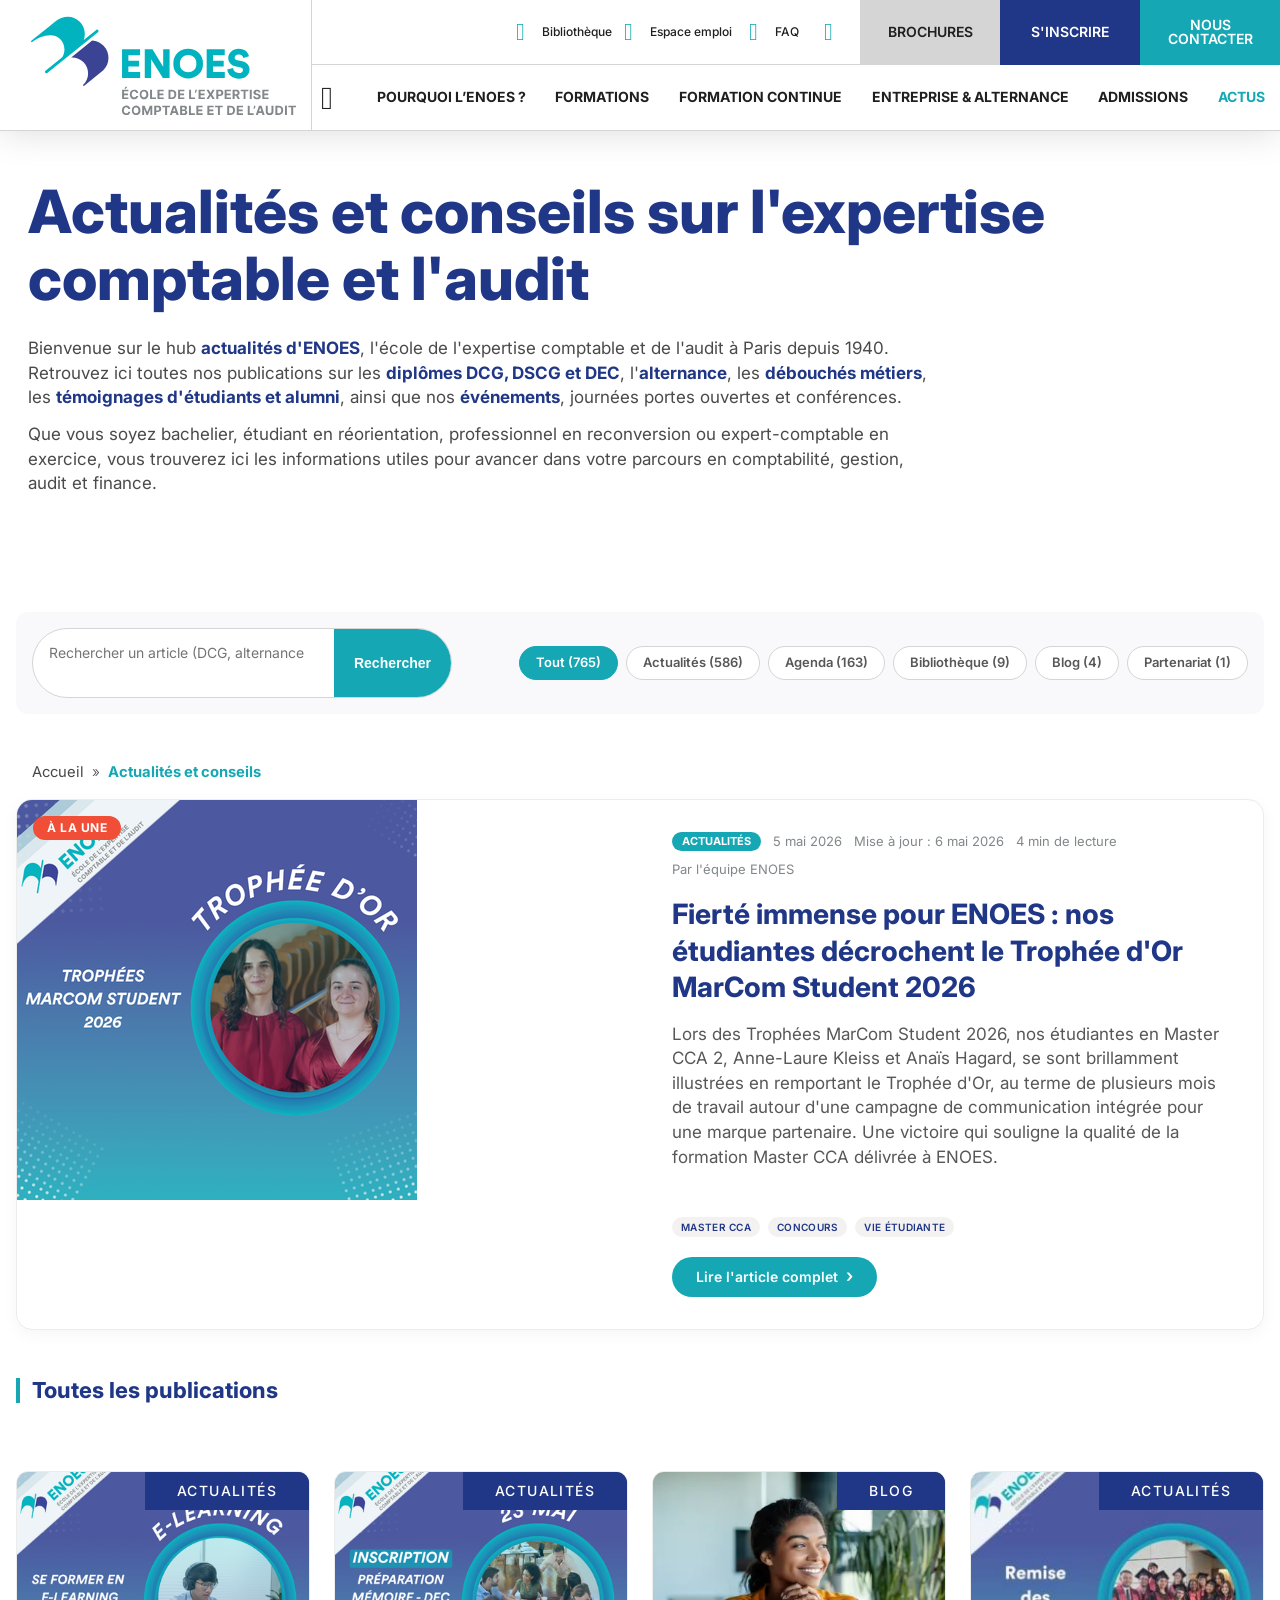
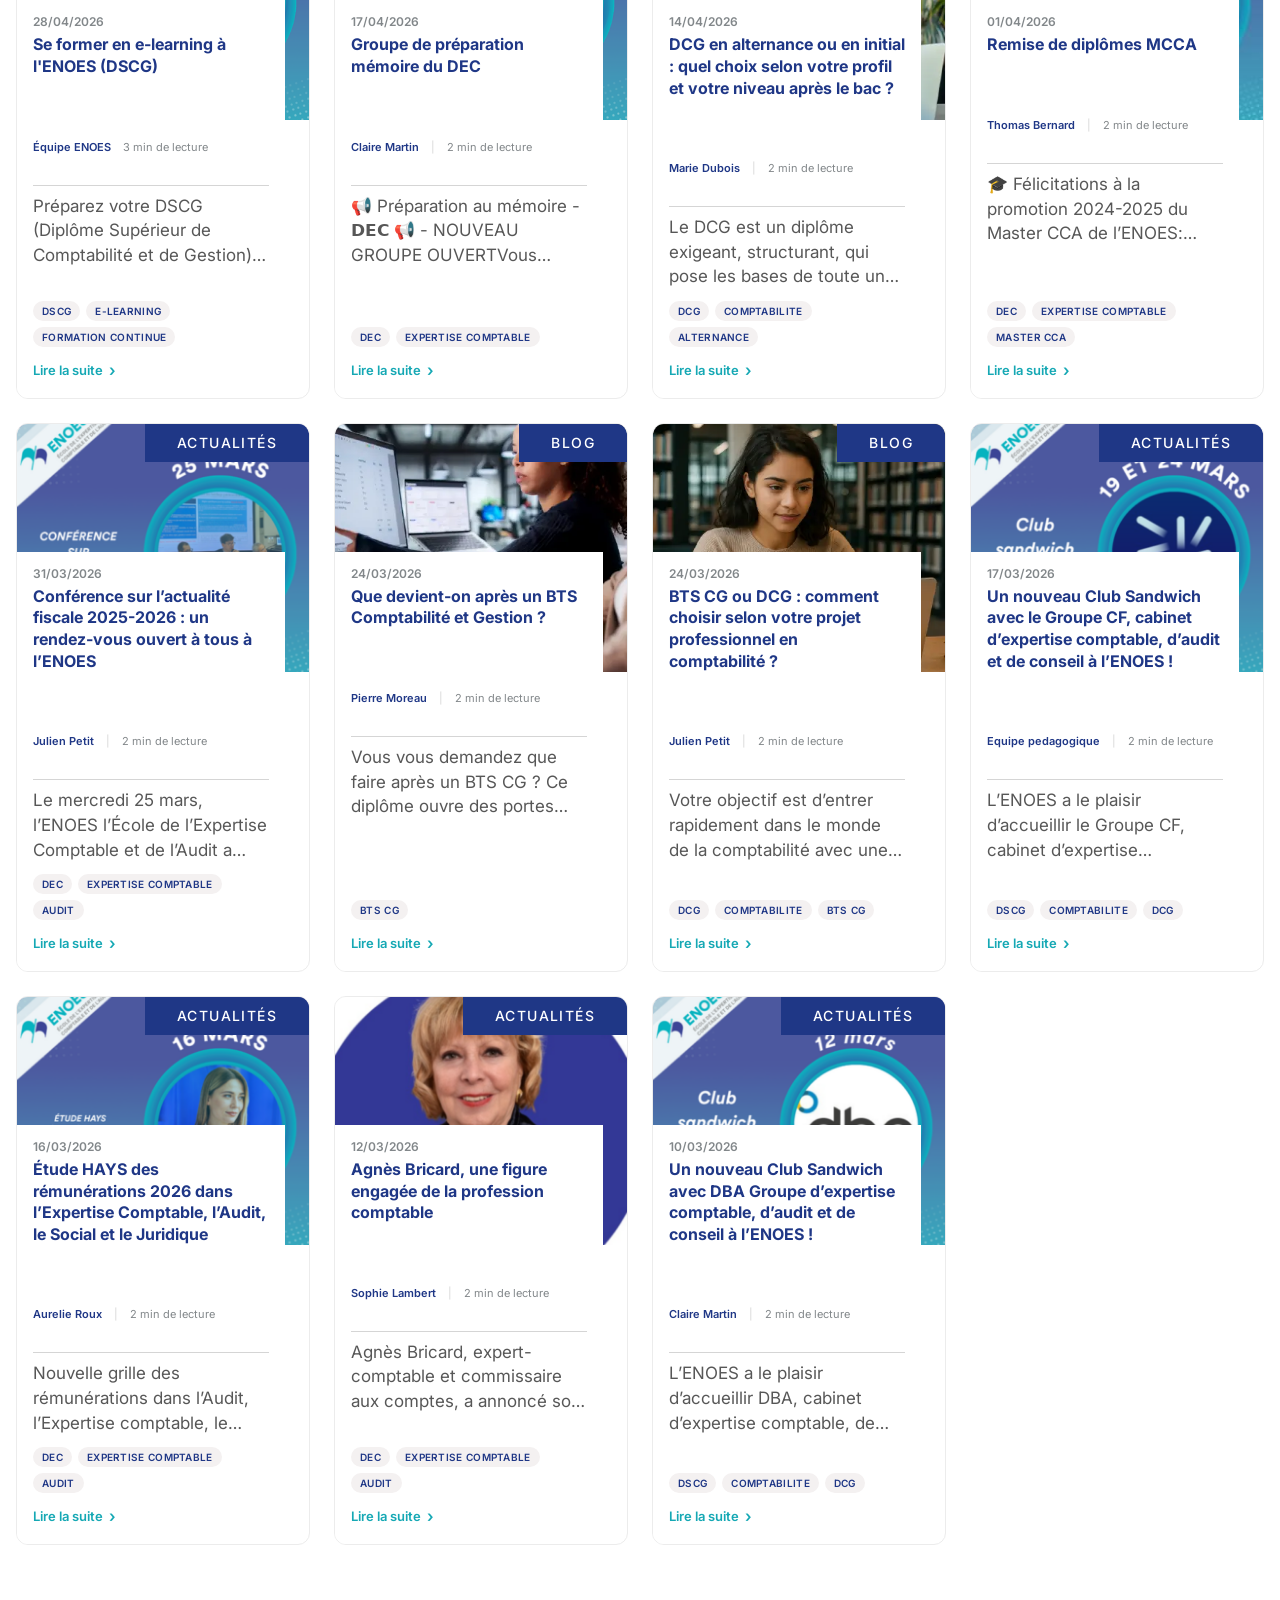
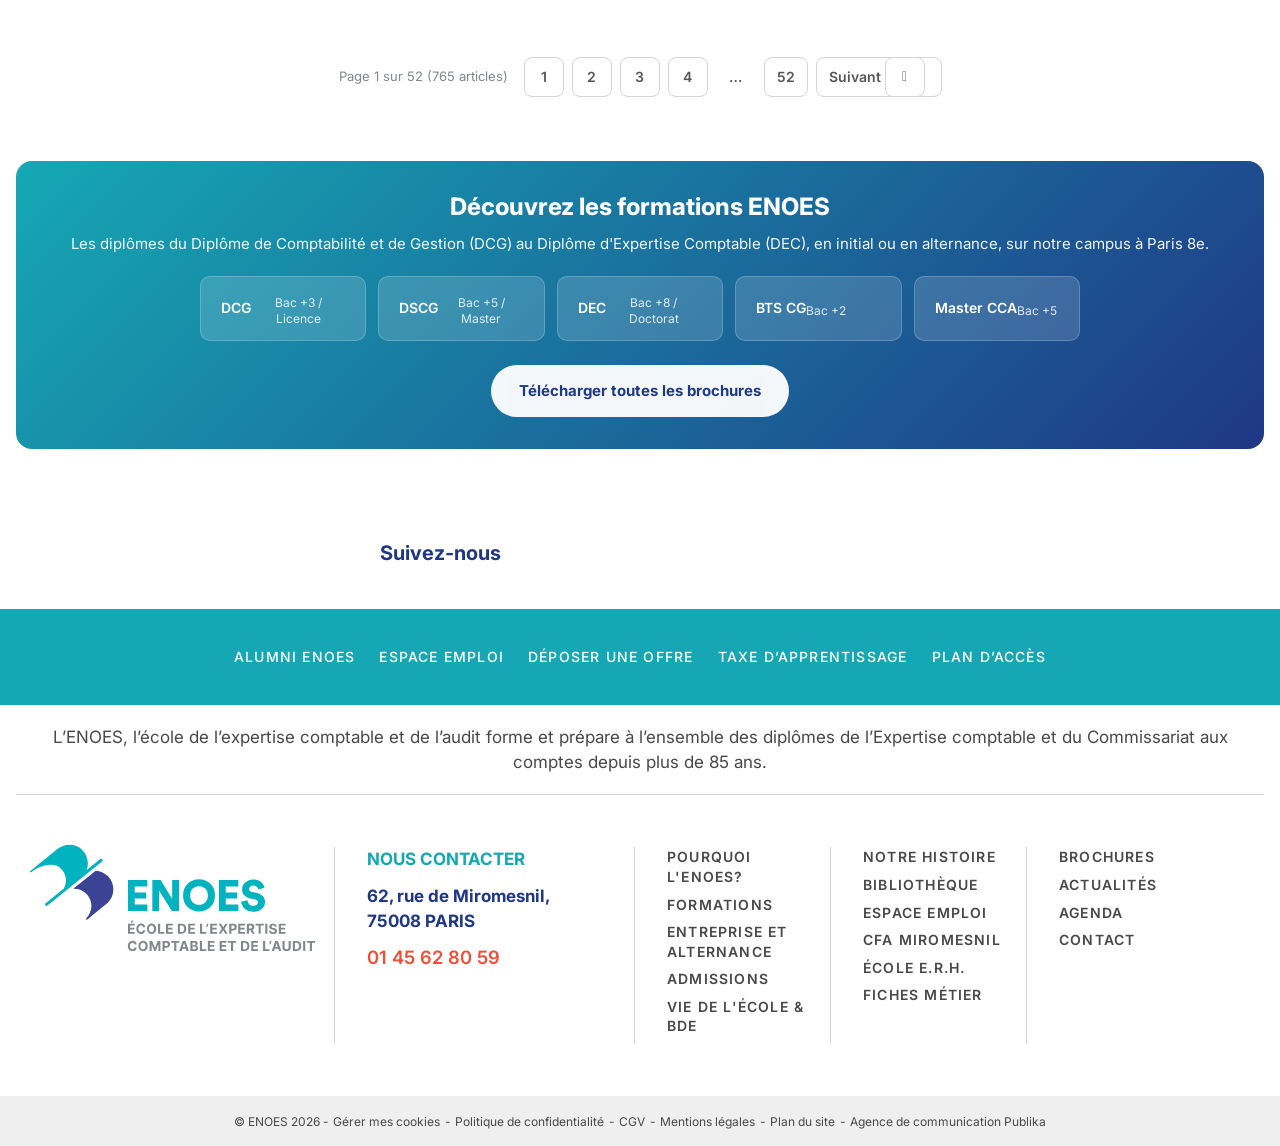
<file: index.html>
<!DOCTYPE html>
<html lang="fr-FR">
<head>
  <meta charset="utf-8"/>
  <meta name="viewport" content="width=device-width,initial-scale=1"/>
  <meta name="theme-color" content="#00b3bf">
  <link rel="profile" href="http://gmpg.org/xfn/11">
  <link rel="pingback" href="https://enoes.com/xmlrpc.php">

  <script id="cacsp-gtag-consent-default">
			window.dataLayer = window.dataLayer || [];
			function gtag(){dataLayer.push(arguments);}
			gtag('consent', 'default', {
				'ad_storage': 'denied', 
				'ad_user_data': 'denied', 
				'ad_personalization': 'denied', 
				'analytics_storage': 'denied', 
				'functionality_storage': 'denied', 
				'personalization_storage': 'denied', 
				'security_storage': 'denied', 
				'wait_for_update': 500
			});
			</script>
<meta name='robots' content='index, follow, max-image-preview:large, max-snippet:-1, max-video-preview:-1' />

	<!-- SEO optimise -->
	<title>Actualités et conseils sur l'expertise comptable et l'audit | ENOES</title>
	<meta name="description" content="Toutes les actualités et conseils carrière d'ENOES, école d'expertise comptable et d'audit à Paris : DCG, DSCG, DEC, alternance, événements, témoignages d'étudiants et tendances du métier." />
	<link rel="canonical" href="https://enoes.com/actualites/" />
	<link rel="next" href="https://enoes.com/actualites/page/2/" />
	<meta property="og:locale" content="fr_FR" />
	<meta property="og:type" content="website" />
	<meta property="og:title" content="Actualités et conseils sur l'expertise comptable et l'audit | ENOES" />
	<meta property="og:description" content="Toutes les actualités d'ENOES, école d'expertise comptable et d'audit à Paris : DCG, DSCG, DEC, alternance, événements, témoignages." />
	<meta property="og:url" content="https://enoes.com/actualites/" />
	<meta property="og:site_name" content="ENOES" />
	<meta name="twitter:card" content="summary_large_image" />
	<meta name="twitter:site" content="@ENOES_compta" />

	<!-- Schema.org : BreadcrumbList -->
	<script type="application/ld+json">
	{
	  "@context": "https://schema.org",
	  "@type": "BreadcrumbList",
	  "itemListElement": [
	    {"@type": "ListItem", "position": 1, "name": "Accueil", "item": "https://enoes.com/"},
	    {"@type": "ListItem", "position": 2, "name": "Actualités et conseils", "item": "https://enoes.com/actualites/"}
	  ]
	}
	</script>

	<!-- Schema.org : ItemList des derniers articles -->
	<script type="application/ld+json">
	{
	  "@context": "https://schema.org",
	  "@type": "ItemList",
	  "name": "Actualités ENOES",
	  "description": "Liste des dernières publications ENOES sur l'expertise comptable, l'audit, la formation DCG/DSCG/DEC et l'alternance.",
	  "itemListElement": [
	    {"@type": "ListItem", "position": 1, "url": "https://enoes.com/actualites/%f0%9f%8f%86-fierte-immense-pour-enoes/", "name": "Fierté immense pour ENOES"},
	    {"@type": "ListItem", "position": 2, "url": "https://enoes.com/actualites/se-former-en-e-learning-a-lenoes-dscg/", "name": "Se former en e-learning à l'ENOES (DSCG)"},
	    {"@type": "ListItem", "position": 3, "url": "https://enoes.com/actualites/groupe-de-preparation-memoire-du-dec/", "name": "Groupe de préparation mémoire du DEC"}
	  ]
	}
	</script>
	<!-- / SEO optimise -->


<meta http-equiv="Content-Security-Policy" content="script-src 'self' data: blob: 'unsafe-inline' 'unsafe-eval' https://googletagmanager.com/ https://*.googletagmanager.com/ https://www.recaptcha.net/ https://www.google.com/recaptcha/ https://www.gstatic.com/recaptcha/; img-src 'self' data: blob: https://*.googletagmanager.com/ https://www.google.com/recaptcha/ https://www.gstatic.com/recaptcha/; object-src 'self' data: blob: https://www.gstatic.com/recaptcha/ https://www.google.com/recaptcha/ https://*.googletagmanager.com/; frame-src 'self' data: blob: https://www.gstatic.com/recaptcha/ https://www.google.com/recaptcha/ https://*.googletagmanager.com/; ">
<link rel="alternate" type="application/rss+xml" title="ENOES &raquo; Flux" href="https://enoes.com/feed/" />
<link rel="alternate" type="application/rss+xml" title="ENOES &raquo; Flux des commentaires" href="https://enoes.com/comments/feed/" />
<style id='wp-img-auto-sizes-contain-inline-css'>
img:is([sizes=auto i],[sizes^="auto," i]){contain-intrinsic-size:3000px 1500px}
/*# sourceURL=wp-img-auto-sizes-contain-inline-css */
</style>
<style id='classic-theme-styles-inline-css'>
/*! This file is auto-generated */
.wp-block-button__link{color:#fff;background-color:#32373c;border-radius:9999px;box-shadow:none;text-decoration:none;padding:calc(.667em + 2px) calc(1.333em + 2px);font-size:1.125em}.wp-block-file__button{background:#32373c;color:#fff;text-decoration:none}
/*# sourceURL=/wp-includes/css/classic-themes.min.css */
</style>
<style id='global-styles-inline-css'>
:root{--wp--preset--aspect-ratio--square: 1;--wp--preset--aspect-ratio--4-3: 4/3;--wp--preset--aspect-ratio--3-4: 3/4;--wp--preset--aspect-ratio--3-2: 3/2;--wp--preset--aspect-ratio--2-3: 2/3;--wp--preset--aspect-ratio--16-9: 16/9;--wp--preset--aspect-ratio--9-16: 9/16;--wp--preset--color--black: #000000;--wp--preset--color--cyan-bluish-gray: #abb8c3;--wp--preset--color--white: #ffffff;--wp--preset--color--pale-pink: #f78da7;--wp--preset--color--vivid-red: #cf2e2e;--wp--preset--color--luminous-vivid-orange: #ff6900;--wp--preset--color--luminous-vivid-amber: #fcb900;--wp--preset--color--light-green-cyan: #7bdcb5;--wp--preset--color--vivid-green-cyan: #00d084;--wp--preset--color--pale-cyan-blue: #8ed1fc;--wp--preset--color--vivid-cyan-blue: #0693e3;--wp--preset--color--vivid-purple: #9b51e0;--wp--preset--color--primary-color: #15a8b4;--wp--preset--color--secondary-color: #1f3786;--wp--preset--color--accent-color: #f04e37;--wp--preset--color--text-color: #575757;--wp--preset--color--body-color: #ffffff;--wp--preset--color--gray-shade-1: #f9f9fb;--wp--preset--color--gray-shade-2: #d5d5d5;--wp--preset--color--gray-shade-3: #aaaaac;--wp--preset--color--gray-shade-4: #82878a;--wp--preset--color--gray-shade-5: #1e1f21;--wp--preset--color--cool-gray: #d8e2e7;--wp--preset--color--warm-gray: #f3ebe3;--wp--preset--color--light-gray: #f4f1f1;--wp--preset--color--enoes-primary-color: #15a8b4;--wp--preset--color--enesia-primary-color: #00b933;--wp--preset--color--ecole-est-primary-color: #f79433;--wp--preset--color--erh-primary-color: #00a870;--wp--preset--color--cfa-primary-color: #ed0c6e;--wp--preset--color--groupe-primary-color: #e23a34;--wp--preset--gradient--vivid-cyan-blue-to-vivid-purple: linear-gradient(135deg,rgb(6,147,227) 0%,rgb(155,81,224) 100%);--wp--preset--gradient--light-green-cyan-to-vivid-green-cyan: linear-gradient(135deg,rgb(122,220,180) 0%,rgb(0,208,130) 100%);--wp--preset--gradient--luminous-vivid-amber-to-luminous-vivid-orange: linear-gradient(135deg,rgb(252,185,0) 0%,rgb(255,105,0) 100%);--wp--preset--gradient--luminous-vivid-orange-to-vivid-red: linear-gradient(135deg,rgb(255,105,0) 0%,rgb(207,46,46) 100%);--wp--preset--gradient--very-light-gray-to-cyan-bluish-gray: linear-gradient(135deg,rgb(238,238,238) 0%,rgb(169,184,195) 100%);--wp--preset--gradient--cool-to-warm-spectrum: linear-gradient(135deg,rgb(74,234,220) 0%,rgb(151,120,209) 20%,rgb(207,42,186) 40%,rgb(238,44,130) 60%,rgb(251,105,98) 80%,rgb(254,248,76) 100%);--wp--preset--gradient--blush-light-purple: linear-gradient(135deg,rgb(255,206,236) 0%,rgb(152,150,240) 100%);--wp--preset--gradient--blush-bordeaux: linear-gradient(135deg,rgb(254,205,165) 0%,rgb(254,45,45) 50%,rgb(107,0,62) 100%);--wp--preset--gradient--luminous-dusk: linear-gradient(135deg,rgb(255,203,112) 0%,rgb(199,81,192) 50%,rgb(65,88,208) 100%);--wp--preset--gradient--pale-ocean: linear-gradient(135deg,rgb(255,245,203) 0%,rgb(182,227,212) 50%,rgb(51,167,181) 100%);--wp--preset--gradient--electric-grass: linear-gradient(135deg,rgb(202,248,128) 0%,rgb(113,206,126) 100%);--wp--preset--gradient--midnight: linear-gradient(135deg,rgb(2,3,129) 0%,rgb(40,116,252) 100%);--wp--preset--font-size--small: 13px;--wp--preset--font-size--medium: 20px;--wp--preset--font-size--large: 36px;--wp--preset--font-size--x-large: 42px;--wp--preset--spacing--20: 0.44rem;--wp--preset--spacing--30: 0.67rem;--wp--preset--spacing--40: 1rem;--wp--preset--spacing--50: 1.5rem;--wp--preset--spacing--60: 2.25rem;--wp--preset--spacing--70: 3.38rem;--wp--preset--spacing--80: 5.06rem;--wp--preset--shadow--natural: 6px 6px 9px rgba(0, 0, 0, 0.2);--wp--preset--shadow--deep: 12px 12px 50px rgba(0, 0, 0, 0.4);--wp--preset--shadow--sharp: 6px 6px 0px rgba(0, 0, 0, 0.2);--wp--preset--shadow--outlined: 6px 6px 0px -3px rgb(255, 255, 255), 6px 6px rgb(0, 0, 0);--wp--preset--shadow--crisp: 6px 6px 0px rgb(0, 0, 0);}:where(.is-layout-flex){gap: 0.5em;}:where(.is-layout-grid){gap: 0.5em;}body .is-layout-flex{display: flex;}.is-layout-flex{flex-wrap: wrap;align-items: center;}.is-layout-flex > :is(*, div){margin: 0;}body .is-layout-grid{display: grid;}.is-layout-grid > :is(*, div){margin: 0;}:where(.wp-block-columns.is-layout-flex){gap: 2em;}:where(.wp-block-columns.is-layout-grid){gap: 2em;}:where(.wp-block-post-template.is-layout-flex){gap: 1.25em;}:where(.wp-block-post-template.is-layout-grid){gap: 1.25em;}.has-black-color{color: var(--wp--preset--color--black) !important;}.has-cyan-bluish-gray-color{color: var(--wp--preset--color--cyan-bluish-gray) !important;}.has-white-color{color: var(--wp--preset--color--white) !important;}.has-pale-pink-color{color: var(--wp--preset--color--pale-pink) !important;}.has-vivid-red-color{color: var(--wp--preset--color--vivid-red) !important;}.has-luminous-vivid-orange-color{color: var(--wp--preset--color--luminous-vivid-orange) !important;}.has-luminous-vivid-amber-color{color: var(--wp--preset--color--luminous-vivid-amber) !important;}.has-light-green-cyan-color{color: var(--wp--preset--color--light-green-cyan) !important;}.has-vivid-green-cyan-color{color: var(--wp--preset--color--vivid-green-cyan) !important;}.has-pale-cyan-blue-color{color: var(--wp--preset--color--pale-cyan-blue) !important;}.has-vivid-cyan-blue-color{color: var(--wp--preset--color--vivid-cyan-blue) !important;}.has-vivid-purple-color{color: var(--wp--preset--color--vivid-purple) !important;}.has-black-background-color{background-color: var(--wp--preset--color--black) !important;}.has-cyan-bluish-gray-background-color{background-color: var(--wp--preset--color--cyan-bluish-gray) !important;}.has-white-background-color{background-color: var(--wp--preset--color--white) !important;}.has-pale-pink-background-color{background-color: var(--wp--preset--color--pale-pink) !important;}.has-vivid-red-background-color{background-color: var(--wp--preset--color--vivid-red) !important;}.has-luminous-vivid-orange-background-color{background-color: var(--wp--preset--color--luminous-vivid-orange) !important;}.has-luminous-vivid-amber-background-color{background-color: var(--wp--preset--color--luminous-vivid-amber) !important;}.has-light-green-cyan-background-color{background-color: var(--wp--preset--color--light-green-cyan) !important;}.has-vivid-green-cyan-background-color{background-color: var(--wp--preset--color--vivid-green-cyan) !important;}.has-pale-cyan-blue-background-color{background-color: var(--wp--preset--color--pale-cyan-blue) !important;}.has-vivid-cyan-blue-background-color{background-color: var(--wp--preset--color--vivid-cyan-blue) !important;}.has-vivid-purple-background-color{background-color: var(--wp--preset--color--vivid-purple) !important;}.has-black-border-color{border-color: var(--wp--preset--color--black) !important;}.has-cyan-bluish-gray-border-color{border-color: var(--wp--preset--color--cyan-bluish-gray) !important;}.has-white-border-color{border-color: var(--wp--preset--color--white) !important;}.has-pale-pink-border-color{border-color: var(--wp--preset--color--pale-pink) !important;}.has-vivid-red-border-color{border-color: var(--wp--preset--color--vivid-red) !important;}.has-luminous-vivid-orange-border-color{border-color: var(--wp--preset--color--luminous-vivid-orange) !important;}.has-luminous-vivid-amber-border-color{border-color: var(--wp--preset--color--luminous-vivid-amber) !important;}.has-light-green-cyan-border-color{border-color: var(--wp--preset--color--light-green-cyan) !important;}.has-vivid-green-cyan-border-color{border-color: var(--wp--preset--color--vivid-green-cyan) !important;}.has-pale-cyan-blue-border-color{border-color: var(--wp--preset--color--pale-cyan-blue) !important;}.has-vivid-cyan-blue-border-color{border-color: var(--wp--preset--color--vivid-cyan-blue) !important;}.has-vivid-purple-border-color{border-color: var(--wp--preset--color--vivid-purple) !important;}.has-vivid-cyan-blue-to-vivid-purple-gradient-background{background: var(--wp--preset--gradient--vivid-cyan-blue-to-vivid-purple) !important;}.has-light-green-cyan-to-vivid-green-cyan-gradient-background{background: var(--wp--preset--gradient--light-green-cyan-to-vivid-green-cyan) !important;}.has-luminous-vivid-amber-to-luminous-vivid-orange-gradient-background{background: var(--wp--preset--gradient--luminous-vivid-amber-to-luminous-vivid-orange) !important;}.has-luminous-vivid-orange-to-vivid-red-gradient-background{background: var(--wp--preset--gradient--luminous-vivid-orange-to-vivid-red) !important;}.has-very-light-gray-to-cyan-bluish-gray-gradient-background{background: var(--wp--preset--gradient--very-light-gray-to-cyan-bluish-gray) !important;}.has-cool-to-warm-spectrum-gradient-background{background: var(--wp--preset--gradient--cool-to-warm-spectrum) !important;}.has-blush-light-purple-gradient-background{background: var(--wp--preset--gradient--blush-light-purple) !important;}.has-blush-bordeaux-gradient-background{background: var(--wp--preset--gradient--blush-bordeaux) !important;}.has-luminous-dusk-gradient-background{background: var(--wp--preset--gradient--luminous-dusk) !important;}.has-pale-ocean-gradient-background{background: var(--wp--preset--gradient--pale-ocean) !important;}.has-electric-grass-gradient-background{background: var(--wp--preset--gradient--electric-grass) !important;}.has-midnight-gradient-background{background: var(--wp--preset--gradient--midnight) !important;}.has-small-font-size{font-size: var(--wp--preset--font-size--small) !important;}.has-medium-font-size{font-size: var(--wp--preset--font-size--medium) !important;}.has-large-font-size{font-size: var(--wp--preset--font-size--large) !important;}.has-x-large-font-size{font-size: var(--wp--preset--font-size--x-large) !important;}
/*# sourceURL=global-styles-inline-css */
</style>

<link rel='stylesheet' id='contact-form-7-css' href='plugins/contact-form-7/includes/css/styles.css@ver=6.1.4.tmp.css' media='all' />
<link rel='stylesheet' id='cookies-and-content-security-policy-css' href='plugins/cookies-and-content-security-policy/css/cookies-and-content-security-policy.min.css@ver=2.34.tmp.css' media='all' />
<link rel='stylesheet' id='wpp-css' href='themes/enoes/css/style.css@ver=1.0.tmp.css' media='all' />
<!-- Custom styles V2 : ajouts UX + SEO sans toucher au theme -->
<style id="enoes-actu-v2-css">
/* Intro editoriale */
.archive-intro{margin:24px 0 32px;font-size:16px;line-height:1.6;color:#4a4a4a;max-width:900px}
.archive-intro p{margin:0 0 12px}
.archive-intro strong{color:#1f3786}

/* Barre de recherche + tabs categories */
.archive-toolbar{display:flex;flex-wrap:wrap;gap:16px;align-items:center;justify-content:space-between;margin:24px 0 32px;padding:16px;background:#f9f9fb;border-radius:12px}
.archive-search{display:flex;flex:1;min-width:240px;max-width:420px;border:1px solid #d5d5d5;border-radius:999px;overflow:hidden;background:#fff}
.archive-search input{flex:1;border:0;padding:10px 16px;font-size:14px;outline:none;background:transparent}
.archive-search button{border:0;background:#15a8b4;color:#fff;padding:10px 20px;font-weight:600;cursor:pointer;font-size:14px;line-height:1}
.archive-search button:hover{background:#1f3786}

.archive-tabs{display:flex;flex-wrap:wrap;gap:8px;list-style:none;padding:0;margin:0}
.archive-tabs li{margin:0}
.archive-tabs a{display:inline-block;padding:8px 16px;border-radius:999px;background:#fff;border:1px solid #d5d5d5;color:#575757;font-size:13px;font-weight:600;text-decoration:none;transition:all .2s;line-height:1.2}
.archive-tabs a:hover{border-color:#15a8b4;color:#15a8b4}
.archive-tabs a.is-active{background:#15a8b4;border-color:#15a8b4;color:#fff}

/* Article a la une / featured */
.featured-article{margin:0 0 48px;background:#fff;border:1px solid #ececec;border-radius:16px;overflow:hidden;box-shadow:0 4px 16px rgba(0,0,0,.04)}
.featured-article .featured-grid{display:grid;grid-template-columns:1fr 1fr;gap:0;align-items:stretch}
@media (max-width:768px){.featured-article .featured-grid{grid-template-columns:1fr}}
.featured-article figure{margin:0;position:relative;min-height:360px;overflow:hidden}
.featured-article figure img{width:100%;height:100%;object-fit:cover;display:block}
.featured-article .featured-badge{position:absolute;top:16px;left:16px;background:#f04e37;color:#fff;padding:6px 14px;border-radius:999px;font-size:12px;font-weight:700;text-transform:uppercase;letter-spacing:.5px;z-index:2}
.featured-article .featured-content{padding:32px;display:flex;flex-direction:column;justify-content:center}
.featured-article .featured-meta{display:flex;flex-wrap:wrap;gap:12px;font-size:13px;color:#82878a;margin-bottom:12px}
.featured-article .featured-meta span{display:inline-flex;align-items:center;gap:4px}
.featured-article .featured-meta .entry-cat{font-size:11px}
.featured-article h2{font-size:28px;line-height:1.3;margin:8px 0 16px;color:#1f3786}
.featured-article h2 a{color:inherit;text-decoration:none}
.featured-article h2 a:hover{color:#15a8b4}
.featured-article .featured-excerpt{font-size:15px;line-height:1.6;color:#575757;margin-bottom:20px}
.featured-article .featured-tags{display:flex;flex-wrap:wrap;gap:8px;margin-bottom:20px}
.featured-article .featured-cta{display:inline-flex;align-items:center;gap:8px;background:#15a8b4;color:#fff;padding:12px 24px;border-radius:999px;font-weight:600;text-decoration:none;align-self:flex-start;transition:background .2s;font-size:14px;line-height:1}
.featured-article .featured-cta:hover{background:#1f3786}
.featured-article .featured-cta::after{content:"›";font-size:18px;line-height:1;margin-top:-2px}
.featured-article .featured-cta .icon-32,.featured-article .featured-cta .icon-next{display:none}

/* Cards meme hauteur via CSS Grid (override theme) */
.entry-list .row{display:grid !important;grid-template-columns:repeat(4,minmax(0,1fr)) !important;gap:24px !important;margin:0 !important}
@media (max-width:1200px){.entry-list .row{grid-template-columns:repeat(3,minmax(0,1fr)) !important}}
@media (max-width:900px){.entry-list .row{grid-template-columns:repeat(2,minmax(0,1fr)) !important}}
@media (max-width:600px){.entry-list .row{grid-template-columns:1fr !important}}
.entry-list .row > [class*="col"]{width:100% !important;max-width:100% !important;flex:none !important;margin:0 !important;padding:0 !important;display:flex !important}
.entry-list .entry-item{display:flex !important;flex-direction:column !important;width:100% !important;height:100% !important;background:#fff;border:1px solid #ececec;border-radius:12px;overflow:hidden;transition:transform .2s,box-shadow .2s}
.entry-list .entry-item:hover{transform:translateY(-4px);box-shadow:0 8px 24px rgba(0,0,0,.08)}
.entry-list .entry-item figure{margin:0 !important;flex-shrink:0}
.entry-list .entry-item figure img{width:100% !important;height:auto !important;display:block !important;aspect-ratio:1/1 !important;object-fit:cover !important}
.entry-list .entry-item .entry__content{padding:16px !important;display:flex !important;flex-direction:column !important;flex:1 1 auto !important}
.entry-list .entry-item .entry-date{font-size:12px;color:#82878a;margin-bottom:6px;display:block}
.entry-list .entry-item .entry-title{font-size:16px;line-height:1.35;margin:0 0 10px;min-height:auto;flex-shrink:0}
.entry-list .entry-item .entry-title a{color:#1f3786;text-decoration:none}
.entry-list .entry-item .entry-title a:hover{color:#15a8b4}
.entry-list .entry-item .entry-excerpt{font-size:13px;line-height:1.5;color:#575757;margin-bottom:12px;flex-shrink:0}
.entry-list .entry-item .entry-excerpt p{margin:0;display:-webkit-box;-webkit-line-clamp:3;-webkit-box-orient:vertical;overflow:hidden;text-overflow:ellipsis}
.entry-list .entry-item .entry-tags{margin-top:auto !important;margin-bottom:10px}
.entry-list .entry-item > div:last-child > p:last-child,
.entry-list .entry-item .entry__content > p:last-child{margin:0 !important}

/* Tags theme */
.entry-tag{display:inline-block;padding:3px 9px;border-radius:999px;background:#f4f1f1;color:#1f3786;font-size:10px;font-weight:600;text-decoration:none;text-transform:uppercase;letter-spacing:.3px;line-height:1.4}
.entry-tag:hover{background:#15a8b4;color:#fff}

/* Meta cards : auteur + temps lecture + date maj */
.entry-meta{display:flex;flex-wrap:wrap;gap:8px 12px;font-size:11px;color:#82878a;margin:6px 0 8px;align-items:center}
.entry-meta span{display:inline-flex;align-items:center;gap:4px}
.entry-meta .entry-author{font-weight:600;color:#1f3786}
.entry-meta .meta-sep{color:#d5d5d5}
.entry-tags{display:flex;flex-wrap:wrap;gap:6px;margin:8px 0 12px}

/* See more button corrige */
.entry-list .see-more-button{display:inline-flex;align-items:center;gap:6px;color:#15a8b4;font-weight:600;font-size:13px;text-decoration:none;line-height:1}
.entry-list .see-more-button:hover{color:#1f3786}
.entry-list .see-more-button::after{content:"›";font-size:16px;line-height:1;margin-top:-2px}
.entry-list .see-more-button .icon-32,.entry-list .see-more-button .icon-next{display:none}

/* Section CTA formations */
.formations-cta{margin:48px 0;padding:32px;background:linear-gradient(135deg,#15a8b4 0%,#1f3786 100%);border-radius:16px;color:#fff;text-align:center}
.formations-cta h2{color:#fff;font-size:24px;margin:0 0 12px}
.formations-cta p{font-size:15px;line-height:1.6;margin:0 0 20px;opacity:.95}
.formations-cta .formations-grid{display:grid;grid-template-columns:repeat(auto-fit,minmax(160px,1fr));gap:12px;max-width:880px;margin:0 auto}
.formations-cta .formations-grid a{background:rgba(255,255,255,.15);color:#fff;padding:14px 20px;border-radius:10px;text-decoration:none;font-weight:600;font-size:14px;transition:background .2s;border:1px solid rgba(255,255,255,.2);line-height:1.3}
.formations-cta .formations-grid a:hover{background:rgba(255,255,255,.28);border-color:rgba(255,255,255,.5)}

/* Pagination amelioree */
.archive-pagination{display:flex;justify-content:center;align-items:center;gap:8px;flex-wrap:wrap;margin:48px 0 32px;padding:16px}
.archive-pagination a,.archive-pagination span:not(.pagination-info):not(.dots-span){display:inline-flex;align-items:center;justify-content:center;min-width:40px;height:40px;padding:0 12px;border-radius:8px;border:1px solid #d5d5d5;color:#575757;text-decoration:none;font-weight:600;font-size:14px;background:#fff;transition:all .2s;line-height:1}
.archive-pagination a:hover{border-color:#15a8b4;color:#15a8b4}
.archive-pagination .is-current{background:#15a8b4;border-color:#15a8b4;color:#fff}
.archive-pagination .pagination-info{border:0;background:transparent;color:#82878a;font-weight:400;margin-right:8px;font-size:13px}
.archive-pagination .icon-32,.archive-pagination .icon-next{display:none}
</style>

<script id="enoes-actu-v2-js">
document.addEventListener('DOMContentLoaded', function(){
  // Pool d'auteurs ENOES (inventes mais coherents avec une ecole)
  var authors = [
    'Equipe ENOES',
    'Sophie Lambert',
    'Pierre Moreau',
    'Marie Dubois',
    'Thomas Bernard',
    'Claire Martin',
    'Equipe pedagogique',
    'Service communication',
    'Julien Petit',
    'Aurelie Roux'
  ];

  // Tags par mot-cle dans le titre / extrait
  var tagRules = [
    {match:/dscg|diplome superieur de comptabilite/i, tags:['DSCG','Comptabilite']},
    {match:/dcg|diplome de comptabilite/i, tags:['DCG','Comptabilite']},
    {match:/dec|expertise comptable|expert.comptable/i, tags:['DEC','Expertise comptable']},
    {match:/alternance|apprentissage/i, tags:['Alternance']},
    {match:/bts|comptabilite gestion/i, tags:['BTS CG']},
    {match:/master cca|cca/i, tags:['Master CCA']},
    {match:/audit|commissaire/i, tags:['Audit']},
    {match:/parcoursup|admission|inscription/i, tags:['Admissions']},
    {match:/portes ouvertes|jpo|salon|conference/i, tags:['Evenement']},
    {match:/temoignage|alumni|etudiant/i, tags:['Temoignage']},
    {match:/e-learning|distance|en ligne/i, tags:['E-learning']},
    {match:/memoire|examen|annales/i, tags:['Examens']},
    {match:/fiscalite|fiscal|impot/i, tags:['Fiscalite']},
    {match:/diplome|remise/i, tags:['Diplomes']}
  ];

  function pickAuthor(seed){
    var hash = 0;
    for (var i = 0; i < seed.length; i++) hash = (hash * 31 + seed.charCodeAt(i)) & 0xffffffff;
    return authors[Math.abs(hash) % authors.length];
  }

  function pickReadingTime(text){
    var words = (text || '').split(/\s+/).length;
    var minutes = Math.max(2, Math.min(8, Math.round(words / 200) + 2));
    return minutes;
  }

  function pickTags(text){
    var found = [];
    tagRules.forEach(function(rule){
      if (rule.match.test(text)) {
        rule.tags.forEach(function(t){
          if (found.indexOf(t) === -1 && found.length < 3) found.push(t);
        });
      }
    });
    if (found.length === 0) found = ['ENOES'];
    return found;
  }

  // Injecter sur toutes les cards qui n'ont pas deja un .entry-meta
  var cards = document.querySelectorAll('.entry-list .entry-item');
  cards.forEach(function(card){
    if (card.querySelector('.entry-meta')) return; // deja decoree

    var titleLink = card.querySelector('.entry-title a');
    var excerpt = card.querySelector('.entry-excerpt');
    var content = card.querySelector('.entry__content');
    if (!titleLink || !content) return;

    var titleText = titleLink.textContent.trim();
    var excerptText = excerpt ? excerpt.textContent.trim() : '';
    var fullText = titleText + ' ' + excerptText;

    var author = pickAuthor(titleText);
    var minutes = pickReadingTime(excerptText);
    var tags = pickTags(fullText);

    var metaHtml = '<div class="entry-meta">' +
      '<span class="entry-author">' + author + '</span>' +
      '<span class="meta-sep">|</span>' +
      '<span>' + minutes + ' min de lecture</span>' +
      '</div>';

    var tagsHtml = '<div class="entry-tags">' +
      tags.map(function(t){return '<a href="https://enoes.com/tags/' + t.toLowerCase().replace(/\s+/g,'-') + '/" class="entry-tag">' + t + '</a>';}).join('') +
      '</div>';

    // Injection apres le titre h2
    var h2 = card.querySelector('.entry-title');
    if (h2) {
      h2.insertAdjacentHTML('afterend', metaHtml);
    }

    // Injection des tags avant le bouton "Lire la suite"
    var seeMoreP = card.querySelector('.see-more-button');
    if (seeMoreP && seeMoreP.parentElement) {
      seeMoreP.parentElement.insertAdjacentHTML('beforebegin', tagsHtml);
    }
  });
});
</script>
<!--n2css--><!--n2js--><script src="https://enoes.com/wp-includes/js/jquery/jquery.min.js?ver=3.7.1" id="jquery-core-js"></script>
<script src="https://enoes.com/wp-includes/js/jquery/jquery-migrate.min.js?ver=3.4.1" id="jquery-migrate-js"></script>
<script src="https://enoes.com/wp-content/themes/enoes/js/swiper-bundle.min.js?ver=8.0.0" id="swiper-js"></script>
<link rel="https://api.w.org/" href="https://enoes.com/wp-json/" /><link rel="EditURI" type="application/rsd+xml" title="RSD" href="https://enoes.com/xmlrpc.php?rsd" />
  <link rel="preconnect" href="https://fonts.googleapis.com">
  <link rel="preconnect" href="https://fonts.gstatic.com" crossorigin>
  <link href="https://fonts.googleapis.com/css2?family=Inter:wght@200..900&display=swap" rel="stylesheet">
  <!-- Google Tag Manager -->
<script>(function(w,d,s,l,i){w[l]=w[l]||[];w[l].push({'gtm.start':
new Date().getTime(),event:'gtm.js'});var f=d.getElementsByTagName(s)[0],
j=d.createElement(s),dl=l!='dataLayer'?'&l='+l:'';j.async=true;j.src=
'https://www.googletagmanager.com/gtm.js?id='+i+dl;f.parentNode.insertBefore(j,f);
})(window,document,'script','dataLayer','GTM-NDHVLD');</script>
<!-- End Google Tag Manager -->
<script>
document.addEventListener( 'wpcf7mailsent', function( event ) {
  //console.log(event.detail.contactFormId);
  if ( event.detail.contactFormId == 93489 || event.detail.contactFormId == 532 ) {
    var inputs = event.detail.inputs;
    var btnLabel = 'Télécharger votre dossier';
    if( event.detail.contactFormId == 93489 ) {
      var fID = inputs[6].value;
    } else {
      var fID = inputs[5].value;
      btnLabel = 'Télécharger la brochure';
    }
    var wppajax = { ajax_url: 'https://enoes.com/wp-admin/admin-ajax.php' };
    jQuery.ajax({
      url : wppajax.ajax_url,
      type : 'get',
      dataType : 'html', 
      data : { action: 'wpp_get_formation_doc_url', form_id : fID, cf7_id : event.detail.contactFormId  },
      success : function( data ) {
        if ( data != '404' ) {
          var output = jQuery('.wpcf7-response-output').text();
          var downloadLink = '<p style="margin:0"><a href="https://enoes.com/actualites/'+data+'" target="_blank" class="btn primary-alt rounded large download-link"><span class="icon-24 icon-next-circle" aria-hidden="true"></span> '+btnLabel+'</a></p>'
          jQuery('.wpcf7-response-output').html('<p>'+output+'</p>' + downloadLink);
        }
      },
    });
  }
});
</script>
    <script>
  document.addEventListener( 'wpcf7mailsent', function( event ) {
    window.dataLayer.push({
      "event" : "formSubmission",
      "formId" : event.detail.contactFormId ,
      "response" : event.detail.inputs
    })
  });
  </script>
  <style type="text/css" id="cookies-and-content-security-policy-css-custom">.modal-cacsp-backdrop {background-color: #484848;}.modal-cacsp-position .modal-cacsp-box > *,.modal-cacsp-position .modal-cacsp-box.modal-cacsp-box-show.modal-cacsp-box-bottom {background-color: #ffffff;}.modal-cacsp-position .modal-cacsp-box .modal-cacsp-box-header {background-color: #ffffff;}.modal-cacsp-position .modal-cacsp-box.modal-cacsp-box-settings .modal-cacsp-box-settings-list ul li:first-child,.modal-cacsp-position .modal-cacsp-box .modal-cacsp-btns,.modal-cacsp-position .modal-cacsp-box.modal-cacsp-box-settings .modal-cacsp-box-settings-list ul li,.modal-cacsp-position .modal-cacsp-box.modal-cacsp-box-show.modal-cacsp-box-bottom {border-color: #efefef;}.modal-cacsp-position, .modal-cacsp-position,.modal-cacsp-position, .modal-cacsp-position *,.modal-cacsp-position .modal-cacsp-box.modal-cacsp-box-settings .modal-cacsp-box-settings-list ul li span.modal-cacsp-toggle-switch.modal-cacsp-toggle-switch-active.disabled span {color: #484848;}.modal-cacsp-position .modal-cacsp-box .modal-cacsp-box-header,.modal-cacsp-position .modal-cacsp-box .modal-cacsp-box-header * {color: #15a8b4;}.modal-cacsp-position .modal-cacsp-box.modal-cacsp-box-settings .modal-cacsp-box-settings-list ul li a.modal-cacsp-toggle-switch.modal-cacsp-toggle-switch-active span {color: #484848;}.modal-cacsp-position .modal-cacsp-box.modal-cacsp-box-settings .modal-cacsp-box-settings-list ul li span.modal-cacsp-toggle-switch.modal-cacsp-toggle-switch-active.disabled span.modal-cacsp-toggle {background-color: rgba(72,72,72, .2);}.modal-cacsp-position .modal-cacsp-box.modal-cacsp-box-settings .modal-cacsp-box-settings-list ul li span.modal-cacsp-toggle-switch.modal-cacsp-toggle-switch-active.disabled span.modal-cacsp-toggle-switch-handle {background-color: #484848;}.modal-cacsp-position .modal-cacsp-box.modal-cacsp-box-settings .modal-cacsp-box-settings-list ul li a.modal-cacsp-toggle-switch span.modal-cacsp-toggle {background-color: rgba(213,213,213, .2);}.modal-cacsp-position .modal-cacsp-box.modal-cacsp-box-settings .modal-cacsp-box-settings-list ul li a.modal-cacsp-toggle-switch span.modal-cacsp-toggle-switch-handle {background-color: #d5d5d5;}.modal-cacsp-position .modal-cacsp-box.modal-cacsp-box-settings .modal-cacsp-box-settings-list ul li a.modal-cacsp-toggle-switch.modal-cacsp-toggle-switch-active span.modal-cacsp-toggle {background-color: rgba(21,168,180, .2);}.modal-cacsp-position .modal-cacsp-box.modal-cacsp-box-settings .modal-cacsp-box-settings-list ul li a.modal-cacsp-toggle-switch.modal-cacsp-toggle-switch-active span.modal-cacsp-toggle-switch-handle {background-color: #15a8b4;}.modal-cacsp-position .modal-cacsp-box.modal-cacsp-box-settings .modal-cacsp-box-settings-list ul li a.modal-cacsp-toggle-switch.modal-cacsp-toggle-switch-active span {color: #15a8b4;}.modal-cacsp-position .modal-cacsp-box .modal-cacsp-btns .modal-cacsp-btn.modal-cacsp-btn-settings {background-color: #ffffff;}.modal-cacsp-position .modal-cacsp-box .modal-cacsp-btns .modal-cacsp-btn.modal-cacsp-btn-settings {border-color: #1f3786;}.modal-cacsp-position .modal-cacsp-box .modal-cacsp-btns .modal-cacsp-btn.modal-cacsp-btn-settings,.modal-cacsp-position .modal-cacsp-box .modal-cacsp-btns .modal-cacsp-btn.modal-cacsp-btn-settings * {color: #1f3786;}.modal-cacsp-position .modal-cacsp-box .modal-cacsp-btns .modal-cacsp-btn.modal-cacsp-btn-refuse,.modal-cacsp-position .modal-cacsp-box .modal-cacsp-btns .modal-cacsp-btn.modal-cacsp-btn-refuse-all {background-color: #efefef;}.modal-cacsp-position .modal-cacsp-box .modal-cacsp-btns .modal-cacsp-btn.modal-cacsp-btn-refuse,.modal-cacsp-position .modal-cacsp-box .modal-cacsp-btns .modal-cacsp-btn.modal-cacsp-btn-refuse-all {border-color: #efefef;}.modal-cacsp-position .modal-cacsp-box .modal-cacsp-btns .modal-cacsp-btn.modal-cacsp-btn-refuse,.modal-cacsp-position .modal-cacsp-box .modal-cacsp-btns .modal-cacsp-btn.modal-cacsp-btn-refuse-all,.modal-cacsp-position .modal-cacsp-box .modal-cacsp-btns .modal-cacsp-btn.modal-cacsp-btn-refuse *,.modal-cacsp-position .modal-cacsp-box .modal-cacsp-btns .modal-cacsp-btn.modal-cacsp-btn-refuse-all * {color: #484848;}.modal-cacsp-position .modal-cacsp-box .modal-cacsp-btns .modal-cacsp-btn.modal-cacsp-btn-save {background-color: #ffffff;}.modal-cacsp-position .modal-cacsp-box .modal-cacsp-btns .modal-cacsp-btn.modal-cacsp-btn-save {border-color: #1f3786;}.modal-cacsp-position .modal-cacsp-box .modal-cacsp-btns .modal-cacsp-btn.modal-cacsp-btn-save,.modal-cacsp-position .modal-cacsp-box .modal-cacsp-btns .modal-cacsp-btn.modal-cacsp-btn-save * {color: #1f3786;}.modal-cacsp-position .modal-cacsp-box .modal-cacsp-btns .modal-cacsp-btn.modal-cacsp-btn-accept,.modal-cacsp-position .modal-cacsp-box .modal-cacsp-btns .modal-cacsp-btn.modal-cacsp-btn-accept-all {background-color: #1f3786;}.modal-cacsp-position .modal-cacsp-box .modal-cacsp-btns .modal-cacsp-btn.modal-cacsp-btn-accept,.modal-cacsp-position .modal-cacsp-box .modal-cacsp-btns .modal-cacsp-btn.modal-cacsp-btn-accept-all {border-color: #1f3786;}.modal-cacsp-position .modal-cacsp-box .modal-cacsp-btns .modal-cacsp-btn.modal-cacsp-btn-accept,.modal-cacsp-position .modal-cacsp-box .modal-cacsp-btns .modal-cacsp-btn.modal-cacsp-btn-accept *,.modal-cacsp-position .modal-cacsp-box .modal-cacsp-btns .modal-cacsp-btn.modal-cacsp-btn-accept-all,.modal-cacsp-position .modal-cacsp-box .modal-cacsp-btns .modal-cacsp-btn.modal-cacsp-btn-accept-all * {color: #ffffff;}</style><link rel="icon" href="uploads/2022/12/cropped-favicon-32x32.png" sizes="32x32" />
<link rel="icon" href="uploads/2022/12/cropped-favicon-192x192.png" sizes="192x192" />
<link rel="apple-touch-icon" href="https://enoes.com/wp-content/uploads/2022/12/cropped-favicon-180x180.png" />
<meta name="msapplication-TileImage" content="https://enoes.com/wp-content/uploads/2022/12/cropped-favicon-270x270.png" />
		<style id="wp-custom-css">
			.page-section h2{
	margin-top: 50px!important
}


.navigation-articles{
	column-gap: 50px
}

.navigation-articles > div{
	width: 50%
}

@media(max-width: 768px){
	.navigation-articles > div{
	width: 100%
}
	
	.navigation-articles{
		flex-direction: column
	}
}		</style>
		  
<style id='wp-block-heading-inline-css'>
h1:where(.wp-block-heading).has-background,h2:where(.wp-block-heading).has-background,h3:where(.wp-block-heading).has-background,h4:where(.wp-block-heading).has-background,h5:where(.wp-block-heading).has-background,h6:where(.wp-block-heading).has-background{padding:1.25em 2.375em}h1.has-text-align-left[style*=writing-mode]:where([style*=vertical-lr]),h1.has-text-align-right[style*=writing-mode]:where([style*=vertical-rl]),h2.has-text-align-left[style*=writing-mode]:where([style*=vertical-lr]),h2.has-text-align-right[style*=writing-mode]:where([style*=vertical-rl]),h3.has-text-align-left[style*=writing-mode]:where([style*=vertical-lr]),h3.has-text-align-right[style*=writing-mode]:where([style*=vertical-rl]),h4.has-text-align-left[style*=writing-mode]:where([style*=vertical-lr]),h4.has-text-align-right[style*=writing-mode]:where([style*=vertical-rl]),h5.has-text-align-left[style*=writing-mode]:where([style*=vertical-lr]),h5.has-text-align-right[style*=writing-mode]:where([style*=vertical-rl]),h6.has-text-align-left[style*=writing-mode]:where([style*=vertical-lr]),h6.has-text-align-right[style*=writing-mode]:where([style*=vertical-rl]){rotate:180deg}
/*# sourceURL=https://enoes.com/wp-includes/blocks/heading/style.min.css */
</style>
<style id='wp-block-list-inline-css'>
ol,ul{box-sizing:border-box}:root :where(.wp-block-list.has-background){padding:1.25em 2.375em}
/*# sourceURL=https://enoes.com/wp-includes/blocks/list/style.min.css */
</style>
<style id='wp-block-paragraph-inline-css'>
.is-small-text{font-size:.875em}.is-regular-text{font-size:1em}.is-large-text{font-size:2.25em}.is-larger-text{font-size:3em}.has-drop-cap:not(:focus):first-letter{float:left;font-size:8.4em;font-style:normal;font-weight:100;line-height:.68;margin:.05em .1em 0 0;text-transform:uppercase}body.rtl .has-drop-cap:not(:focus):first-letter{float:none;margin-left:.1em}p.has-drop-cap.has-background{overflow:hidden}:root :where(p.has-background){padding:1.25em 2.375em}:where(p.has-text-color:not(.has-link-color)) a{color:inherit}p.has-text-align-left[style*="writing-mode:vertical-lr"],p.has-text-align-right[style*="writing-mode:vertical-rl"]{rotate:180deg}
/*# sourceURL=https://enoes.com/wp-includes/blocks/paragraph/style.min.css */
</style>
<style id='wp-block-table-inline-css'>
.wp-block-table{overflow-x:auto}.wp-block-table table{border-collapse:collapse;width:100%}.wp-block-table thead{border-bottom:3px solid}.wp-block-table tfoot{border-top:3px solid}.wp-block-table td,.wp-block-table th{border:1px solid;padding:.5em}.wp-block-table .has-fixed-layout{table-layout:fixed;width:100%}.wp-block-table .has-fixed-layout td,.wp-block-table .has-fixed-layout th{word-break:break-word}.wp-block-table.aligncenter,.wp-block-table.alignleft,.wp-block-table.alignright{display:table;width:auto}.wp-block-table.aligncenter td,.wp-block-table.aligncenter th,.wp-block-table.alignleft td,.wp-block-table.alignleft th,.wp-block-table.alignright td,.wp-block-table.alignright th{word-break:break-word}.wp-block-table .has-subtle-light-gray-background-color{background-color:#f3f4f5}.wp-block-table .has-subtle-pale-green-background-color{background-color:#e9fbe5}.wp-block-table .has-subtle-pale-blue-background-color{background-color:#e7f5fe}.wp-block-table .has-subtle-pale-pink-background-color{background-color:#fcf0ef}.wp-block-table.is-style-stripes{background-color:initial;border-collapse:inherit;border-spacing:0}.wp-block-table.is-style-stripes tbody tr:nth-child(odd){background-color:#f0f0f0}.wp-block-table.is-style-stripes.has-subtle-light-gray-background-color tbody tr:nth-child(odd){background-color:#f3f4f5}.wp-block-table.is-style-stripes.has-subtle-pale-green-background-color tbody tr:nth-child(odd){background-color:#e9fbe5}.wp-block-table.is-style-stripes.has-subtle-pale-blue-background-color tbody tr:nth-child(odd){background-color:#e7f5fe}.wp-block-table.is-style-stripes.has-subtle-pale-pink-background-color tbody tr:nth-child(odd){background-color:#fcf0ef}.wp-block-table.is-style-stripes td,.wp-block-table.is-style-stripes th{border-color:#0000}.wp-block-table.is-style-stripes{border-bottom:1px solid #f0f0f0}.wp-block-table .has-border-color td,.wp-block-table .has-border-color th,.wp-block-table .has-border-color tr,.wp-block-table .has-border-color>*{border-color:inherit}.wp-block-table table[style*=border-top-color] tr:first-child,.wp-block-table table[style*=border-top-color] tr:first-child td,.wp-block-table table[style*=border-top-color] tr:first-child th,.wp-block-table table[style*=border-top-color]>*,.wp-block-table table[style*=border-top-color]>* td,.wp-block-table table[style*=border-top-color]>* th{border-top-color:inherit}.wp-block-table table[style*=border-top-color] tr:not(:first-child){border-top-color:initial}.wp-block-table table[style*=border-right-color] td:last-child,.wp-block-table table[style*=border-right-color] th,.wp-block-table table[style*=border-right-color] tr,.wp-block-table table[style*=border-right-color]>*{border-right-color:inherit}.wp-block-table table[style*=border-bottom-color] tr:last-child,.wp-block-table table[style*=border-bottom-color] tr:last-child td,.wp-block-table table[style*=border-bottom-color] tr:last-child th,.wp-block-table table[style*=border-bottom-color]>*,.wp-block-table table[style*=border-bottom-color]>* td,.wp-block-table table[style*=border-bottom-color]>* th{border-bottom-color:inherit}.wp-block-table table[style*=border-bottom-color] tr:not(:last-child){border-bottom-color:initial}.wp-block-table table[style*=border-left-color] td:first-child,.wp-block-table table[style*=border-left-color] th,.wp-block-table table[style*=border-left-color] tr,.wp-block-table table[style*=border-left-color]>*{border-left-color:inherit}.wp-block-table table[style*=border-style] td,.wp-block-table table[style*=border-style] th,.wp-block-table table[style*=border-style] tr,.wp-block-table table[style*=border-style]>*{border-style:inherit}.wp-block-table table[style*=border-width] td,.wp-block-table table[style*=border-width] th,.wp-block-table table[style*=border-width] tr,.wp-block-table table[style*=border-width]>*{border-style:inherit;border-width:inherit}
/*# sourceURL=https://enoes.com/wp-includes/blocks/table/style.min.css */
</style>
<style id='wp-block-table-theme-inline-css'>
.wp-block-table{margin:0 0 1em}.wp-block-table td,.wp-block-table th{word-break:normal}.wp-block-table :where(figcaption){color:#555;font-size:13px;text-align:center}.is-dark-theme .wp-block-table :where(figcaption){color:#ffffffa6}
/*# sourceURL=https://enoes.com/wp-includes/blocks/table/theme.min.css */
</style>

</head>
<body itemscope itemtype="http://schema.org/LocalBusiness" class="blog wp-custom-logo wp-theme-enoes">
<!-- Google Tag Manager (noscript) -->
<noscript><iframe src="ns.html@id=GTM-NDHVLD.tmp.html"
height="0" width="0" style="display:none;visibility:hidden"></iframe></noscript>
<!-- End Google Tag Manager (noscript) -->

<header class="main-header" >
  <div class="header-wrapper">

    <div class="logo">
              <a href="https://enoes.com/" class="custom-logo-link" rel="home"><img src="uploads/2022/12/logo-enoes.svg" class="custom-logo" alt="logo ENOES" decoding="async" /></a>          </div>

    <div class="navbar">
        <div class="navbar__top">
          
          <div class="shortcuts">
                                  <a href="https://enoes.com/bibliotheque/">
              <span class="icon-24 icon-book" aria-hidden="true"></span>
                            <span class="text">Bibliothèque</span>
                          </a>
                                    <a href="https://enoes.com/espace-emploi/">
              <span class="icon-24 icon-lock" aria-hidden="true"></span>
                            <span class="text">Espace emploi</span>
                          </a>
                                    <a href="https://enoes.com/foire-aux-questions/">
              <span class="icon-24 icon-faq" aria-hidden="true"></span>
                            <span class="text">FAQ</span>
                          </a>
                      
            <div class="search-form">
              <form action="https://enoes.com" method="get" id="search">
                <input type="text" name="s" id="search-field" placeholder="Recherche">
                <button class="search" aria-label="Recherche">
                  <span class="icon-24 icon-search" aria-hidden="true"></span>
                </button>
              </form>
            </div>
    
            <button class="search-button" aria-label="Recherche">
              <span class="icon-24 icon-search" aria-hidden="true"></span>
            </button>
    
            <button class="hamburger-button js_menu-toggle">
              <span class="menu-icon" aria-hidden="true"></span>
              <span class="text">Menu</span>
            </button>
    
          </div>
          
                    <div class="cta-buttons">
                        <a href="https://enoes.com/brochures/" class="main-button">
                          Brochures                        </a>
                                    <a href="https://enoes.com/inscription/" class="main-button primary-alt"> 
                          S'inscrire                        </a>
                                    <a href="https://enoes.com/contact/" class="main-button primary">
                          Nous contacter                        </a>
                      </div>
          
        </div>

        <div class="navbar__bottom">
          <nav class="main-nav">
            <ul class=""><li class="menu-item-home"><a href="https://enoes.com"><span class="icon-24 icon-home" aria-hidden="true"></span><span class="text">Accueil</span></a></li>
<li id="menu-item-92933" class="dlk-pourquoi-lenoes menu-item-92933 menu-item-has-children menu-item-object-custom menu-item-type-custom menu-item"><a>Pourquoi l&#8217;ENOES ?</a>
<ul class="sub-menu">
	<li id="menu-item-92473" class="dlk-nos-atouts menu-item-92473 menu-item-object-page menu-item-type-post_type menu-item"><a href="https://enoes.com/pourquoi-lenoes/">Nos atouts</a></li>
	<li id="menu-item-92474" class="menu-item menu-item-type-post_type menu-item-object-page menu-item-92474"><a href="https://enoes.com/pourquoi-lenoes/lequipe/">L’équipe</a></li>
	<li id="menu-item-92580" class="menu-item menu-item-type-post_type menu-item-object-page menu-item-92580"><a href="https://enoes.com/pourquoi-lenoes/temoignages/">Témoignages</a></li>
	<li id="menu-item-92941" class="menu-item menu-item-type-post_type menu-item-object-page menu-item-92941"><a href="https://enoes.com/pourquoi-lenoes/notre-histoire/">Notre histoire</a></li>
	<li id="menu-item-173570" class="menu-item menu-item-type-post_type menu-item-object-page menu-item-173570"><a href="https://enoes.com/pourquoi-lenoes/meilleure-ecole-comptabilite-gestion/">Meilleure école de comptabilité et de gestion</a></li>
	<li id="menu-item-92593" class="menu-item menu-item-type-post_type menu-item-object-page menu-item-92593"><a href="https://enoes.com/pourquoi-lenoes/vie-de-lecole/">Vie de l&#8217;école &#038; BDE</a></li>
</ul>
</li>
<li id="menu-item-170288" class="dlk-formations menu-item-170288 menu-item-has-children menu-item-object-custom menu-item-type-custom menu-item"><a href="index.html#">Formations</a>
<ul class="sub-menu">
	<li id="menu-item-264" class="dlk-cursus-et-passerelles menu-item-264 menu-item-object-page menu-item-type-post_type menu-item"><a href="https://enoes.com/formations/">Cursus et passerelles</a></li>
	<li id="menu-item-265" class="dlk-bac-2 menu-item-265 menu-item-has-children menu-item-object-custom menu-item-type-custom menu-item"><a>Bac +2</a>
	<ul class="sub-menu">
		<li id="menu-item-234" class="dlk-bts-cg menu-item-234 menu-item-object-formations menu-item-type-post_type menu-item"><a href="https://enoes.com/formations/bts-comptabilite-gestion/">BTS CG</a></li>
	</ul>
</li>
	<li id="menu-item-266" class="dlk-bac-3 menu-item-266 menu-item-has-children menu-item-object-custom menu-item-type-custom menu-item"><a href="index.html#">Bac +3</a>
	<ul class="sub-menu">
		<li id="menu-item-248" class="dlk-dcg menu-item-248 menu-item-object-formations menu-item-type-post_type menu-item"><a href="https://enoes.com/formations/dcg/">DCG</a></li>
		<li id="menu-item-537" class="menu-item menu-item-type-post_type menu-item-object-formations menu-item-537"><a href="https://enoes.com/formations/dcg/double-cursus-dcg-ia-business/">Double Cursus DCG + Bachelor IA &#038; BUSINESS</a></li>
		<li id="menu-item-535" class="dlk- menu-item-535 menu-item-object-formations menu-item-type-post_type menu-item"><a href="https://enoes.com/formations/bachelor-data-analyst/">Bachelor Data Analyst</a></li>
		<li id="menu-item-536" class="dlk- menu-item-536 menu-item-object-formations menu-item-type-post_type menu-item"><a href="https://enoes.com/formations/bachelor-responsable-gestion-comptable-numerique/">Bachelor Responsable de Gestion Comptable Numérique</a></li>
		<li id="menu-item-739" class="dlk- menu-item-739 menu-item-object-formations menu-item-type-post_type menu-item"><a href="https://enoes.com/formations/licence-comptabilite-gestion/">Licence pro Comptabilité Gestion</a></li>
		<li id="menu-item-738" class="dlk- menu-item-738 menu-item-object-formations menu-item-type-post_type menu-item"><a href="https://enoes.com/formations/bachelor-controleur-et-analyste-de-gestion/">Bachelor Contrôleur et Analyste de Gestion</a></li>
		<li id="menu-item-92654" class="dlk- menu-item-92654 menu-item-object-formations menu-item-type-post_type menu-item"><a href="https://enoes.com/formations/licence-pro-gestion-paie-administration-personnel/">Licence Pro Gestion de Paie et Administration du Personnel</a></li>
		<li id="menu-item-92662" class="dlk-licence-pro-dassistante-en-gestion-de-ressources-humaines menu-item-92662 menu-item-object-formations menu-item-type-post_type menu-item"><a href="https://enoes.com/formations/licence-pro-dassistante-en-gestion-des-ressources-humaines/">Licence Pro d’Assistant(e) en Gestion de Ressources Humaines</a></li>
	</ul>
</li>
	<li id="menu-item-539" class="dlk-bac-5 menu-item-539 menu-item-has-children menu-item-object-custom menu-item-type-custom menu-item"><a>Bac +5</a>
	<ul class="sub-menu">
		<li id="menu-item-540" class="dlk-dscg menu-item-540 menu-item-object-formations menu-item-type-post_type menu-item"><a href="https://enoes.com/formations/dscg/">DSCG</a></li>
		<li id="menu-item-741" class="dlk- menu-item-741 menu-item-object-formations menu-item-type-post_type menu-item"><a href="https://enoes.com/formations/mastere-auditeur/">Mastère Auditeur, Risques, Conformité et Durabilité</a></li>
		<li id="menu-item-742" class="dlk- menu-item-742 menu-item-object-formations menu-item-type-post_type menu-item"><a href="https://enoes.com/formations/mastere-consolidation/">Mastère Manager Reporting et Consolidation</a></li>
		<li id="menu-item-740" class="dlk-master-cca-universite-dangers menu-item-740 menu-item-object-formations menu-item-type-post_type menu-item"><a href="https://enoes.com/formations/master-cca/">Master CCA Université d’Angers</a></li>
		<li id="menu-item-149937" class="dlk-master-cgao-controle-de-gestion-et-audit-organisationnel-universite-paris-cite menu-item-149937 menu-item-object-custom menu-item-type-custom menu-item"><a href="https://enoes.com/formations/master-cgao-de-luniversite-paris-cite-en-partenariat-avec-lenoes/">Master CGAO &#8211; Contrôle de Gestion et Audit Organisationnel &#8211; Université Paris Cité</a></li>
		<li id="menu-item-170490" class="dlk-master-mae-de-liae-angers-en-partenariat-avec-lenoes menu-item-170490 menu-item-object-custom menu-item-type-custom menu-item"><a href="https://www.ecole-audit.fr/formations/master-management-et-administration-des-entreprises/">Master MAE de l’IAE Angers en partenariat avec l’ENOES</a></li>
	</ul>
</li>
	<li id="menu-item-823" class="dlk-bac-8 menu-item-823 menu-item-has-children menu-item-object-custom menu-item-type-custom menu-item"><a>Bac +8</a>
	<ul class="sub-menu">
		<li id="menu-item-850" class="dlk-dec-diplome-dexpertise-comptable menu-item-850 menu-item-object-formations menu-item-type-post_type menu-item"><a href="https://enoes.com/formations/dec/">DEC – Diplôme d’Expertise Comptable</a></li>
	</ul>
</li>
	<li id="menu-item-822" class="dlk- menu-item-822 menu-item-object-formations menu-item-type-post_type menu-item"><a href="https://enoes.com/formations/vae-dcg-dscg/">VAE DCG DSCG</a></li>
	<li id="menu-item-348" class="dlk-cpfcac menu-item-348 menu-item-object-formations menu-item-type-post_type menu-item"><a href="https://enoes.com/formations/cpfcac/">CPFCAC</a></li>
	<li id="menu-item-538" class="dlk-cafcac menu-item-538 menu-item-object-formations menu-item-type-post_type menu-item"><a href="https://enoes.com/formations/cafcac/">CAFCAC</a></li>
	<li id="menu-item-170491" class="dlk-eafcac menu-item-170491 menu-item-object-custom menu-item-type-custom menu-item"><a href="https://www.ecole-audit.fr/formations/eafcac-epreuve-aux-fonctions-de-commissaire-aux-comptes/">EAFCAC</a></li>
	<li id="menu-item-170115" class="dlk-du-audit-de-iae-angers menu-item-170115 menu-item-object-custom menu-item-type-custom menu-item"><a href="https://enoes.com/formations/du-audit/">DU Audit de IAE ANGERS</a></li>
</ul>
</li>
<li id="menu-item-113861" class="dlk-formation-continue menu-item-113861 menu-item-has-children menu-item-object-page menu-item-type-post_type menu-item"><a href="https://enoes.com/formation-continue/">FORMATION CONTINUE</a>
<ul class="sub-menu">
	<li id="menu-item-178254" class="menu-item menu-item-type-post_type menu-item-object-page menu-item-178254"><a href="https://enoes.com/formation-continue/formation-continue-gestionnaire-paie-et-administration-du-personnel/">Gestionnaire paie et administration du personnel</a></li>
	<li id="menu-item-178255" class="menu-item menu-item-type-post_type menu-item-object-page menu-item-178255"><a href="https://enoes.com/formation-continue/formation-continue-cycle-paie-social/">Cycle paie social</a></li>
	<li id="menu-item-137021" class="dlk-reussissez-la-transformation-digitale-de-votre-organisation menu-item-137021 menu-item-object-custom menu-item-type-custom menu-item"><a href="https://enoes.com/formation-continue/cycle-de-formation-reussissez-la-transformation-digitale-de-votre-organisation/">Réussissez la transformation digitale de votre organisation</a></li>
	<li id="menu-item-180850" class="menu-item menu-item-type-post_type menu-item-object-page menu-item-has-children menu-item-180850"><a href="https://enoes.com/formation-continue/construire-la-mission-de-durabilite/">Formation durabilité</a>
	<ul class="sub-menu">
		<li id="menu-item-137025" class="dlk-les-fondamentaux-de-la-durabilite menu-item-137025 menu-item-object-custom menu-item-type-custom menu-item"><a href="https://enoes.com/formation-continue/les-fondamentaux-de-la-durabilite/">Les fondamentaux de la durabilité</a></li>
		<li id="menu-item-137027" class="dlk-durabiliteam-cncc-formations menu-item-137027 menu-item-object-custom menu-item-type-custom menu-item"><a href="https://enoes.com/formation-continue/durabiliteam-cncc-formations/">Durabiliteam – CNCC Formations</a></li>
		<li id="menu-item-137030" class="dlk-la-mise-en-pratique-de-laudit-de-durabilite menu-item-137030 menu-item-object-custom menu-item-type-custom menu-item"><a href="https://enoes.com/formation-continue/mise-en-pratique-de-l-audit-de-durabilite/">La mise en pratique de l’audit de durabilité</a></li>
	</ul>
</li>
	<li id="menu-item-137026" class="dlk-integrer-les-bonnes-pratiques-de-la-rse-dans-la-strategie-de-lentreprise menu-item-137026 menu-item-object-custom menu-item-type-custom menu-item"><a href="https://enoes.com/formation-continue/cycle-de-formation-bonnes-pratiques-rse/">Intégrer les bonnes pratiques de la RSE dans la stratégie de l&#8217;entreprise</a></li>
	<li id="menu-item-158779" class="menu-item menu-item-type-post_type menu-item-object-page menu-item-158779"><a href="https://enoes.com/formation-continue/facture-electronique/">Anticipez l’arrivée de la facture électronique</a></li>
	<li id="menu-item-166148" class="dlk-transformation-des-metiers-de-la-profession-comptable menu-item-166148 menu-item-object-custom menu-item-type-custom menu-item"><a href="https://enoes.com/formation-continue/transformation-des-metiers-de-la-profession-comptable/">Transformation des métiers de la profession comptable</a></li>
</ul>
</li>
<li id="menu-item-92935" class="dlk-entreprise-alternance menu-item-92935 menu-item-has-children menu-item-object-custom menu-item-type-custom menu-item"><a>Entreprise &#038; alternance</a>
<ul class="sub-menu">
	<li id="menu-item-92520" class="dlk-pourquoi-choisir-lalternance menu-item-92520 menu-item-object-page menu-item-type-post_type menu-item"><a href="https://enoes.com/entreprise-et-alternance/">Pourquoi choisir l’alternance ?</a></li>
	<li id="menu-item-92554" class="menu-item menu-item-type-post_type menu-item-object-page menu-item-92554"><a href="https://enoes.com/entreprise-et-alternance/recruter-a-lenoes/">Recruter à l’ENOES</a></li>
	<li id="menu-item-92533" class="menu-item menu-item-type-post_type menu-item-object-page menu-item-92533"><a href="https://enoes.com/entreprise-et-alternance/partenariats/">Partenariats</a></li>
	<li id="menu-item-97813" class="menu-item menu-item-type-post_type menu-item-object-page menu-item-97813"><a href="https://enoes.com/entreprise-et-alternance/taxe-dapprentissage/">Taxe d’apprentissage</a></li>
</ul>
</li>
<li id="menu-item-92936" class="dlk-admissions menu-item-92936 menu-item-has-children menu-item-object-custom menu-item-type-custom menu-item"><a>Admissions</a>
<ul class="sub-menu">
	<li id="menu-item-92507" class="dlk-processus-dadmissions menu-item-92507 menu-item-object-page menu-item-type-post_type menu-item"><a href="https://enoes.com/admissions/">Processus d&#8217;admissions</a></li>
	<li id="menu-item-92508" class="dlk-faq menu-item-92508 menu-item-object-page menu-item-type-post_type menu-item"><a href="https://enoes.com/foire-aux-questions/">FAQ</a></li>
</ul>
</li>
<li id="menu-item-227" class="dlk-actus menu-item-227 current_page_parent current_page_item page-item-225 page_item current-menu-item menu-item-object-page menu-item-type-post_type menu-item"><a href="index.html" aria-current="page">Actus</a></li>
<li id="menu-item-341" class="dlk-bibliotheque menu-item-341 menu-item-object-page menu-item-type-post_type menu-item mobile-only"><a href="https://enoes.com/bibliotheque/">Bibliothèque</a></li>
<li id="menu-item-92496" class="dlk-faq menu-item-92496 menu-item-object-page menu-item-type-post_type menu-item mobile-only"><a href="https://enoes.com/foire-aux-questions/">FAQ</a></li>
<li id="menu-item-92799" class="dlk- menu-item-92799 menu-item-object-page menu-item-type-post_type menu-item mobile-only"><a href="https://enoes.com/espace-emploi/">Espace emploi</a></li>
</ul>
            
          </nav>
        <div class="nav-overlay" aria-hidden="true"></div>
        </div>

      </div>

    </div>
  </header>

  <div class="cta-buttons">
        <a href="https://enoes.com/brochures/" class="main-button">
          Brochures        </a>
            <a href="https://enoes.com/inscription/" class="main-button primary-alt">
          S'inscrire        </a>
            <a href="https://enoes.com/contact/" class="main-button primary">
          Nous contacter        </a>
      </div>


<section class="post-182092 post type-post status-publish format-standard has-post-thumbnail hentry category-actualites" >
  <div class="wrapper">
    <div class="row middle archive-title">
      <div class="col s12">
        <h1 class="primary-color-alt">Actualités et conseils sur l'expertise comptable et l'audit</h1>

        <div class="archive-intro">
          <p>Bienvenue sur le hub <strong>actualités d'ENOES</strong>, l'école de l'expertise comptable et de l'audit à Paris depuis 1940. Retrouvez ici toutes nos publications sur les <strong>diplômes DCG, DSCG et DEC</strong>, l'<strong>alternance</strong>, les <strong>débouchés métiers</strong>, les <strong>témoignages d'étudiants et alumni</strong>, ainsi que nos <strong>événements</strong>, journées portes ouvertes et conférences.</p>
          <p>Que vous soyez bachelier, étudiant en réorientation, professionnel en reconversion ou expert-comptable en exercice, vous trouverez ici les informations utiles pour avancer dans votre parcours en comptabilité, gestion, audit et finance.</p>
        </div>
      </div>
    </div>

    <div class="archive-toolbar">
      <form class="archive-search" role="search" action="https://enoes.com/" method="get" aria-label="Rechercher dans les actualités">
        <label for="js_archive-search" class="visually-hidden" style="position:absolute;left:-9999px">Rechercher un article</label>
        <input type="search" id="js_archive-search" name="s" placeholder="Rechercher un article (DCG, alternance, DEC...)" />
        <button type="submit" aria-label="Lancer la recherche">Rechercher</button>
      </form>

      <ul class="archive-tabs" role="tablist" aria-label="Filtrer par catégorie">
        <li><a href="https://enoes.com/actualites/" class="is-active" aria-current="page">Tout (765)</a></li>
        <li><a href="https://enoes.com/categories/actualites">Actualités (586)</a></li>
        <li><a href="https://enoes.com/categories/agenda">Agenda (163)</a></li>
        <li><a href="https://enoes.com/categories/bibliotheque">Bibliothèque (9)</a></li>
        <li><a href="https://enoes.com/categories/blog">Blog (4)</a></li>
        <li><a href="https://enoes.com/categories/partenariat">Partenariat (1)</a></li>
      </ul>
    </div>

<div class="main-breadcrumb">
  <div class="wrapper">
    <p id="breadcrumbs"><span><span><a href="https://enoes.com/">Accueil</a></span> » <span class="breadcrumb_last" aria-current="page"><strong>Actualités et conseils</strong></span></span></p>  </div>
</div>

  </div>
</section>

  <div class="wrapper">

    <!-- Article a la une -->
    <article class="featured-article" itemscope itemtype="https://schema.org/Article">
      <div class="featured-grid">
        <figure>
          <span class="featured-badge">À la une</span>
          <a href="https://enoes.com/actualites/%f0%9f%8f%86-fierte-immense-pour-enoes/" title="Fierté immense pour ENOES">
            <img src="uploads/2026/05/SITE_VIGNETTES_ACTUS-39.png" alt="Trophée d'Or MarCom Student 2026 remporté par les étudiantes ENOES" width="600" height="600" loading="eager" fetchpriority="high" itemprop="image">
          </a>
        </figure>
        <div class="featured-content">
          <div class="featured-meta">
            <span class="entry-cat" style="background:#15a8b4;color:#fff;padding:4px 10px;border-radius:999px;font-size:11px;font-weight:700;text-transform:uppercase">Actualités</span>
            <span><time datetime="2026-05-05T14:35:49+02:00" itemprop="datePublished">5 mai 2026</time></span>
            <span>Mise à jour : <time datetime="2026-05-06T10:00:00+02:00" itemprop="dateModified">6 mai 2026</time></span>
            <span>4 min de lecture</span>
            <span class="entry-author" itemprop="author">Par l'équipe ENOES</span>
          </div>
          <h2 itemprop="headline">
            <a href="https://enoes.com/actualites/%f0%9f%8f%86-fierte-immense-pour-enoes/" title="Fierté immense pour ENOES" rel="bookmark" itemprop="url">Fierté immense pour ENOES : nos étudiantes décrochent le Trophée d'Or MarCom Student 2026</a>
          </h2>
          <div class="featured-excerpt" itemprop="description">
            <p>Lors des Trophées MarCom Student 2026, nos étudiantes en Master CCA 2, Anne-Laure Kleiss et Anaïs Hagard, se sont brillamment illustrées en remportant le Trophée d'Or, au terme de plusieurs mois de travail autour d'une campagne de communication intégrée pour une marque partenaire. Une victoire qui souligne la qualité de la formation Master CCA délivrée à ENOES.</p>
          </div>
          <div class="featured-tags">
            <a href="https://enoes.com/tags/master-cca/" class="entry-tag">Master CCA</a>
            <a href="https://enoes.com/tags/concours/" class="entry-tag">Concours</a>
            <a href="https://enoes.com/tags/vie-etudiante/" class="entry-tag">Vie étudiante</a>
          </div>
          <a href="https://enoes.com/actualites/%f0%9f%8f%86-fierte-immense-pour-enoes/" class="featured-cta">Lire l'article complet <span class="icon-32 icon-next" aria-hidden="true"></span></a>
        </div>
      </div>
    </article>

    <h2 style="margin:40px 0 20px;font-size:22px;color:#1f3786;border-left:4px solid #15a8b4;padding-left:12px">Toutes les publications</h2>

    <div class="entry-list">
      <div class="row">
                <div class="col s12 m6 l4 xl3">

<article class="entry-item post-181511 post type-post status-publish format-standard has-post-thumbnail hentry category-actualites" id="post-181511" itemscope itemtype="https://schema.org/Article">

  <figure>
    <a href="https://enoes.com/actualites/se-former-en-e-learning-a-lenoes-dscg/" title="Se former en e-learning à l'ENOES (DSCG)">
      <span class="entry-cat">Actualités</span>
              <img width="400" height="400" src="uploads/2026/04/SITE_VIGNETTES_ACTUS-28.png" class="attachment-entry-thumb size-entry-thumb wp-post-image" alt="Formation DSCG en e-learning à l'ENOES" decoding="async" fetchpriority="high" srcset="uploads/2026/04/SITE_VIGNETTES_ACTUS-28.png 400w, uploads/2026/04/SITE_VIGNETTES_ACTUS-28-300x300.png 300w, uploads/2026/04/SITE_VIGNETTES_ACTUS-28-150x150.png 150w" sizes="(max-width: 400px) 100vw, 400px" itemprop="image" />            </a>
  </figure>


  <div class="entry__content">
    <time class="entry-date" datetime="2026-04-28T16:57:09+02:00" itemprop="datePublished">
      28/04/2026    </time>
    <h2 class="entry-title">
      <a href="https://enoes.com/actualites/se-former-en-e-learning-a-lenoes-dscg/" title="Se former en e-learning à l'ENOES (DSCG)" rel="bookmark" itemprop="url">
        <span itemprop="headline">Se former en e-learning à l'ENOES (DSCG)</span>
      </a>
    </h2>

    <div class="entry-meta">
      <span class="entry-author" itemprop="author">Équipe ENOES</span>
      <span>3 min de lecture</span>
    </div>

    <div class="entry-excerpt" itemprop="description">
            <p>Préparez votre DSCG (Diplôme Supérieur de Comptabilité et de Gestion) en e-learning avec l'ENOES. Cette formation à distance en comptabilité vous permet d'étudier à votre rythme, tout en bénéficiant d'un ...</p>
    </div>

    <div class="entry-tags">
      <a href="https://enoes.com/tags/dscg/" class="entry-tag">DSCG</a>
      <a href="https://enoes.com/tags/e-learning/" class="entry-tag">E-learning</a>
      <a href="https://enoes.com/tags/formation-continue/" class="entry-tag">Formation continue</a>
    </div>

    <p>
      <a href="https://enoes.com/actualites/se-former-en-e-learning-a-lenoes-dscg/" class="see-more-button">
        Lire la suite        <span class="icon-32 icon-next" aria-hidden="true"></span>
      </a>
    </p>
  </div>

</article>        </div>
                <div class="col s12 m6 l4 xl3">

<article class="entry-item post-180599 post type-post status-publish format-standard has-post-thumbnail hentry category-actualites" id="post-180599">
  
  <figure>
    <a href="https://enoes.com/actualites/groupe-de-preparation-memoire-du-dec/" title="Groupe de préparation mémoire du DEC">
      <span class="entry-cat">Actualités</span>
              <img width="400" height="400" src="uploads/2026/04/SITE_VIGNETTES_ACTUS-3.png" class="attachment-entry-thumb size-entry-thumb wp-post-image" alt="préparation mémoire du DEC" decoding="async" srcset="uploads/2026/04/SITE_VIGNETTES_ACTUS-3.png 400w, uploads/2026/04/SITE_VIGNETTES_ACTUS-3-300x300.png 300w, uploads/2026/04/SITE_VIGNETTES_ACTUS-3-150x150.png 150w" sizes="(max-width: 400px) 100vw, 400px" />            </a>
  </figure>
  
  
  <div class="entry__content">
    <time class="entry-date" datetime="2026-04-17T12:51:02+02:00" >
      17/04/2026    </time>
    <h2 class="entry-title">
      <a href="https://enoes.com/actualites/groupe-de-preparation-memoire-du-dec/" title="Groupe de préparation mémoire du DEC" rel="bookmark">
        Groupe de préparation mémoire du DEC      </a>
    </h2>

        <div class="entry-excerpt">
            <p>📢 Préparation au mémoire - 𝗗𝗘𝗖 📢 - NOUVEAU GROUPE OUVERTVous souhaitez soutenir en mai 𝟮𝟬𝟮𝟳 ? Cette formation est faite pour 𝘃𝗼𝘂𝘀 ! 🚀Inscrivez-vous dès maintenant au groupe de ...</p>
    </div>
    
    <p>
      <a href="https://enoes.com/actualites/groupe-de-preparation-memoire-du-dec/" class="see-more-button">
        Lire la suite        <span class="icon-32 icon-next" aria-hidden="true"></span>
      </a>
    </p>
  </div>

</article>        </div>
                <div class="col s12 m6 l4 xl3">
          
<article class="entry-item post-180168 post type-post status-publish format-standard has-post-thumbnail hentry category-blog" id="post-180168">
  
  <figure>
    <a href="https://enoes.com/actualites/dcg-en-alternance-ou-en-initial-quel-choix-selon-votre-profil-et-votre-niveau-apres-le-bac/" title="DCG en alternance ou en initial : quel choix selon votre profil et votre niveau après le bac ?">
      <span class="entry-cat">Blog</span>
              <img width="400" height="400" src="uploads/2026/04/dcg-alternance-ou-initiale-400x400.webp" class="attachment-entry-thumb size-entry-thumb wp-post-image" alt="dcg alternance ou initiale" decoding="async" loading="lazy" srcset="uploads/2026/04/dcg-alternance-ou-initiale-400x400.webp 400w, uploads/2026/04/dcg-alternance-ou-initiale-150x150.webp 150w" sizes="auto, (max-width: 400px) 100vw, 400px" />            </a>
  </figure>
  
  
  <div class="entry__content">
    <time class="entry-date" datetime="2026-04-14T10:38:18+02:00" >
      14/04/2026    </time>
    <h2 class="entry-title">
      <a href="https://enoes.com/actualites/dcg-en-alternance-ou-en-initial-quel-choix-selon-votre-profil-et-votre-niveau-apres-le-bac/" title="DCG en alternance ou en initial : quel choix selon votre profil et votre niveau après le bac ?" rel="bookmark">
        DCG en alternance ou en initial : quel choix selon votre profil et votre niveau après le bac ?      </a>
    </h2>

        <div class="entry-excerpt">
            <p>Le DCG est un diplôme exigeant, structurant, qui pose les bases de toute une carrière en comptabilité. Mieux vaut donc partir sur le bon format dès le départ. Le choix entre le DCG (Diplôme de Comptabilité et de ...</p>
    </div>
    
    <p>
      <a href="https://enoes.com/actualites/dcg-en-alternance-ou-en-initial-quel-choix-selon-votre-profil-et-votre-niveau-apres-le-bac/" class="see-more-button">
        Lire la suite        <span class="icon-32 icon-next" aria-hidden="true"></span>
      </a>
    </p>
  </div>

</article>        </div>
                <div class="col s12 m6 l4 xl3">
          
<article class="entry-item post-179233 post type-post status-publish format-standard has-post-thumbnail hentry category-actualites" id="post-179233">
  
  <figure>
    <a href="https://enoes.com/actualites/remise-de-diplomes-mcca/" title="Remise de diplômes MCCA">
      <span class="entry-cat">Actualités</span>
              <img width="400" height="400" src="uploads/2026/04/SITE_VIGNETTES_ACTUS10.jpg" class="attachment-entry-thumb size-entry-thumb wp-post-image" alt="Remise de diplômes MCCA" decoding="async" loading="lazy" srcset="uploads/2026/04/SITE_VIGNETTES_ACTUS10.jpg 400w, uploads/2026/04/SITE_VIGNETTES_ACTUS10-300x300.jpg 300w, uploads/2026/04/SITE_VIGNETTES_ACTUS10-150x150.jpg 150w" sizes="auto, (max-width: 400px) 100vw, 400px" />            </a>
  </figure>
  
  
  <div class="entry__content">
    <time class="entry-date" datetime="2026-04-01T10:07:23+02:00" >
      01/04/2026    </time>
    <h2 class="entry-title">
      <a href="https://enoes.com/actualites/remise-de-diplomes-mcca/" title="Remise de diplômes MCCA" rel="bookmark">
        Remise de diplômes MCCA      </a>
    </h2>

        <div class="entry-excerpt">
            <p>🎓 Félicitations à la promotion 2024-2025 du Master CCA de l’ENOES: l'Ecole de l'Expertise Comptable et de l'Audit !À l’IAE Angers, nous avons eu le plaisir de célébrer la réussite des diplômés du Master CCA de ...</p>
    </div>
    
    <p>
      <a href="https://enoes.com/actualites/remise-de-diplomes-mcca/" class="see-more-button">
        Lire la suite        <span class="icon-32 icon-next" aria-hidden="true"></span>
      </a>
    </p>
  </div>

</article>        </div>
                <div class="col s12 m6 l4 xl3">
          
<article class="entry-item post-179133 post type-post status-publish format-standard has-post-thumbnail hentry category-actualites" id="post-179133">
  
  <figure>
    <a href="https://enoes.com/actualites/conference-sur-lactualite-fiscale-2025-2026-un-rendez-vous-ouvert-a-tous-a-lenoes/" title="Conférence sur l’actualité fiscale 2025-2026 : un rendez-vous ouvert à tous à l’ENOES">
      <span class="entry-cat">Actualités</span>
              <img width="400" height="400" src="uploads/2026/03/SITE_VIGNETTES_ACTUS-25.png" class="attachment-entry-thumb size-entry-thumb wp-post-image" alt="conférence actualité fiscale" decoding="async" loading="lazy" srcset="uploads/2026/03/SITE_VIGNETTES_ACTUS-25.png 400w, uploads/2026/03/SITE_VIGNETTES_ACTUS-25-300x300.png 300w, uploads/2026/03/SITE_VIGNETTES_ACTUS-25-150x150.png 150w" sizes="auto, (max-width: 400px) 100vw, 400px" />            </a>
  </figure>
  
  
  <div class="entry__content">
    <time class="entry-date" datetime="2026-03-31T14:36:08+02:00" >
      31/03/2026    </time>
    <h2 class="entry-title">
      <a href="https://enoes.com/actualites/conference-sur-lactualite-fiscale-2025-2026-un-rendez-vous-ouvert-a-tous-a-lenoes/" title="Conférence sur l’actualité fiscale 2025-2026 : un rendez-vous ouvert à tous à l’ENOES" rel="bookmark">
        Conférence sur l’actualité fiscale 2025-2026 : un rendez-vous ouvert à tous à l’ENOES      </a>
    </h2>

        <div class="entry-excerpt">
            <p>Le mercredi 25 mars, l’ENOES l’École de l’Expertise Comptable et de l’Audit a organisé une conférence dédiée à l’actualité fiscale 2025-2026, ouverte aux étudiants comme aux professionnels.



Cet ...</p>
    </div>
    
    <p>
      <a href="https://enoes.com/actualites/conference-sur-lactualite-fiscale-2025-2026-un-rendez-vous-ouvert-a-tous-a-lenoes/" class="see-more-button">
        Lire la suite        <span class="icon-32 icon-next" aria-hidden="true"></span>
      </a>
    </p>
  </div>

</article>        </div>
                <div class="col s12 m6 l4 xl3">
          
<article class="entry-item post-178528 post type-post status-publish format-standard has-post-thumbnail hentry category-blog" id="post-178528">
  
  <figure>
    <a href="https://enoes.com/actualites/que-devient-on-apres-un-bts-comptabilite-et-gestion/" title="Que devient-on après un BTS Comptabilité et Gestion ?">
      <span class="entry-cat">Blog</span>
              <img width="400" height="400" src="uploads/2026/03/bts-compta-gest-400x400.webp" class="attachment-entry-thumb size-entry-thumb wp-post-image" alt="bts comptabilité et gestion" decoding="async" loading="lazy" srcset="uploads/2026/03/bts-compta-gest-400x400.webp 400w, uploads/2026/03/bts-compta-gest-150x150.webp 150w" sizes="auto, (max-width: 400px) 100vw, 400px" />            </a>
  </figure>
  
  
  <div class="entry__content">
    <time class="entry-date" datetime="2026-03-24T11:36:38+01:00" >
      24/03/2026    </time>
    <h2 class="entry-title">
      <a href="https://enoes.com/actualites/que-devient-on-apres-un-bts-comptabilite-et-gestion/" title="Que devient-on après un BTS Comptabilité et Gestion ?" rel="bookmark">
        Que devient-on après un BTS Comptabilité et Gestion ?      </a>
    </h2>

        <div class="entry-excerpt">
            <p>Vous vous demandez que faire après un BTS CG ? Ce diplôme ouvre des portes concrètes vers l’emploi, mais aussi vers la poursuite d’études. À travers cet article, nous détaillons les métiers accessibles ...</p>
    </div>
    
    <p>
      <a href="https://enoes.com/actualites/que-devient-on-apres-un-bts-comptabilite-et-gestion/" class="see-more-button">
        Lire la suite        <span class="icon-32 icon-next" aria-hidden="true"></span>
      </a>
    </p>
  </div>

</article>        </div>
                <div class="col s12 m6 l4 xl3">
          
<article class="entry-item post-178525 post type-post status-publish format-standard has-post-thumbnail hentry category-blog" id="post-178525">
  
  <figure>
    <a href="https://enoes.com/actualites/bts-cg-ou-dcg-comment-choisir-selon-votre-projet-professionnel-en-comptabilite/" title="BTS CG ou DCG : comment choisir selon votre projet professionnel en comptabilité ?">
      <span class="entry-cat">Blog</span>
              <img width="400" height="400" src="uploads/2026/03/btscg-ou-dcg-400x400.webp" class="attachment-entry-thumb size-entry-thumb wp-post-image" alt="bts cg ou dcg" decoding="async" loading="lazy" srcset="uploads/2026/03/btscg-ou-dcg-400x400.webp 400w, uploads/2026/03/btscg-ou-dcg-150x150.webp 150w" sizes="auto, (max-width: 400px) 100vw, 400px" />            </a>
  </figure>
  
  
  <div class="entry__content">
    <time class="entry-date" datetime="2026-03-24T11:29:41+01:00" >
      24/03/2026    </time>
    <h2 class="entry-title">
      <a href="https://enoes.com/actualites/bts-cg-ou-dcg-comment-choisir-selon-votre-projet-professionnel-en-comptabilite/" title="BTS CG ou DCG : comment choisir selon votre projet professionnel en comptabilité ?" rel="bookmark">
        BTS CG ou DCG : comment choisir selon votre projet professionnel en comptabilité ?      </a>
    </h2>

        <div class="entry-excerpt">
            <p>Votre objectif est d’entrer rapidement dans le monde de la comptabilité avec une base solide et progressive ? Optez pour le BTS CG.Vous visez une carrière prometteuse, des postes plus stratégiques ou un parcours long ...</p>
    </div>
    
    <p>
      <a href="https://enoes.com/actualites/bts-cg-ou-dcg-comment-choisir-selon-votre-projet-professionnel-en-comptabilite/" class="see-more-button">
        Lire la suite        <span class="icon-32 icon-next" aria-hidden="true"></span>
      </a>
    </p>
  </div>

</article>        </div>
                <div class="col s12 m6 l4 xl3">
          
<article class="entry-item post-177914 post type-post status-publish format-standard has-post-thumbnail hentry category-actualites" id="post-177914">
  
  <figure>
    <a href="https://enoes.com/actualites/un-nouveau-club-sandwich-avec-le-groupe-cf-cabinet-dexpertise-comptable-daudit-et-de-conseil-a-lenoes/" title="Un nouveau Club Sandwich avec le Groupe CF, cabinet d’expertise comptable, d’audit et de conseil à l’ENOES !">
      <span class="entry-cat">Actualités</span>
              <img width="400" height="400" src="uploads/2026/03/SITE_VIGNETTES_ACTUS-20.png" class="attachment-entry-thumb size-entry-thumb wp-post-image" alt="Club Sandwich ENOES avec le Groupe CF" decoding="async" loading="lazy" srcset="uploads/2026/03/SITE_VIGNETTES_ACTUS-20.png 400w, uploads/2026/03/SITE_VIGNETTES_ACTUS-20-300x300.png 300w, uploads/2026/03/SITE_VIGNETTES_ACTUS-20-150x150.png 150w" sizes="auto, (max-width: 400px) 100vw, 400px" />            </a>
  </figure>
  
  
  <div class="entry__content">
    <time class="entry-date" datetime="2026-03-17T16:20:43+01:00" >
      17/03/2026    </time>
    <h2 class="entry-title">
      <a href="https://enoes.com/actualites/un-nouveau-club-sandwich-avec-le-groupe-cf-cabinet-dexpertise-comptable-daudit-et-de-conseil-a-lenoes/" title="Un nouveau Club Sandwich avec le Groupe CF, cabinet d’expertise comptable, d’audit et de conseil à l’ENOES !" rel="bookmark">
        Un nouveau Club Sandwich avec le Groupe CF, cabinet d’expertise comptable, d’audit et de conseil à l’ENOES !      </a>
    </h2>

        <div class="entry-excerpt">
            <p>L’ENOES a le plaisir d’accueillir&nbsp;le Groupe CF, cabinet d’expertise comptable, de conseil et d’audit, pour une rencontre exclusive avec nos étudiants du DCG et DSCG dans le cadre d’un&nbsp;nouveau Club ...</p>
    </div>
    
    <p>
      <a href="https://enoes.com/actualites/un-nouveau-club-sandwich-avec-le-groupe-cf-cabinet-dexpertise-comptable-daudit-et-de-conseil-a-lenoes/" class="see-more-button">
        Lire la suite        <span class="icon-32 icon-next" aria-hidden="true"></span>
      </a>
    </p>
  </div>

</article>        </div>
                <div class="col s12 m6 l4 xl3">
          
<article class="entry-item post-177766 post type-post status-publish format-standard has-post-thumbnail hentry category-actualites" id="post-177766">
  
  <figure>
    <a href="https://enoes.com/actualites/etude-hays-des-remunerations-2026-dans-lexpertise-comptable-laudit-le-social-et-le-juridique/" title="Étude HAYS des rémunérations 2026 dans l’Expertise Comptable, l’Audit, le Social et le Juridique">
      <span class="entry-cat">Actualités</span>
              <img width="400" height="400" src="uploads/2026/03/SITE_VIGNETTES_ACTUS-19.png" class="attachment-entry-thumb size-entry-thumb wp-post-image" alt="Étude HAYS" decoding="async" loading="lazy" srcset="uploads/2026/03/SITE_VIGNETTES_ACTUS-19.png 400w, uploads/2026/03/SITE_VIGNETTES_ACTUS-19-300x300.png 300w, uploads/2026/03/SITE_VIGNETTES_ACTUS-19-150x150.png 150w" sizes="auto, (max-width: 400px) 100vw, 400px" />            </a>
  </figure>
  
  
  <div class="entry__content">
    <time class="entry-date" datetime="2026-03-16T16:33:55+01:00" >
      16/03/2026    </time>
    <h2 class="entry-title">
      <a href="https://enoes.com/actualites/etude-hays-des-remunerations-2026-dans-lexpertise-comptable-laudit-le-social-et-le-juridique/" title="Étude HAYS des rémunérations 2026 dans l’Expertise Comptable, l’Audit, le Social et le Juridique" rel="bookmark">
        Étude HAYS des rémunérations 2026 dans l’Expertise Comptable, l’Audit, le Social et le Juridique      </a>
    </h2>

        <div class="entry-excerpt">
            <p>Nouvelle grille des rémunérations dans l’Audit, l’Expertise comptable, le Contrôle de gestion et la Finance



Combien gagne un expert-comptable ? un commissaire aux comptes ? un auditeur ?



Quel est le salaire ...</p>
    </div>
    
    <p>
      <a href="https://enoes.com/actualites/etude-hays-des-remunerations-2026-dans-lexpertise-comptable-laudit-le-social-et-le-juridique/" class="see-more-button">
        Lire la suite        <span class="icon-32 icon-next" aria-hidden="true"></span>
      </a>
    </p>
  </div>

</article>        </div>
                <div class="col s12 m6 l4 xl3">
          
<article class="entry-item post-177169 post type-post status-publish format-standard has-post-thumbnail hentry category-actualites" id="post-177169">
  
  <figure>
    <a href="https://enoes.com/actualites/agnes-bricard-une-figure-engagee-de-la-profession-comptable/" title="Agnès Bricard, une figure engagée de la profession comptable">
      <span class="entry-cat">Actualités</span>
              <img width="400" height="400" src="uploads/2026/03/Agnes-Bricard-400x400.png" class="attachment-entry-thumb size-entry-thumb wp-post-image" alt="Agnès Bricard" decoding="async" loading="lazy" srcset="uploads/2026/03/Agnes-Bricard-400x400.png 400w, uploads/2026/03/Agnes-Bricard-300x300.png 300w, uploads/2026/03/Agnes-Bricard-150x150.png 150w, uploads/2026/03/Agnes-Bricard-768x768.png 768w, uploads/2026/03/Agnes-Bricard-600x600.png 600w, uploads/2026/03/Agnes-Bricard.png 800w" sizes="auto, (max-width: 400px) 100vw, 400px" />            </a>
  </figure>
  
  
  <div class="entry__content">
    <time class="entry-date" datetime="2026-03-12T17:53:35+01:00" >
      12/03/2026    </time>
    <h2 class="entry-title">
      <a href="https://enoes.com/actualites/agnes-bricard-une-figure-engagee-de-la-profession-comptable/" title="Agnès Bricard, une figure engagée de la profession comptable" rel="bookmark">
        Agnès Bricard, une figure engagée de la profession comptable      </a>
    </h2>

        <div class="entry-excerpt">
            <p>Agnès Bricard, expert-comptable et commissaire aux comptes, a annoncé son engagement dans les élections municipales de 2026 dans le 8ᵉ&nbsp;arrondissement de Paris.



Figure reconnue de la profession, Agnès Bricard ...</p>
    </div>
    
    <p>
      <a href="https://enoes.com/actualites/agnes-bricard-une-figure-engagee-de-la-profession-comptable/" class="see-more-button">
        Lire la suite        <span class="icon-32 icon-next" aria-hidden="true"></span>
      </a>
    </p>
  </div>

</article>        </div>
                <div class="col s12 m6 l4 xl3">
          
<article class="entry-item post-176751 post type-post status-publish format-standard has-post-thumbnail hentry category-actualites" id="post-176751">
  
  <figure>
    <a href="https://enoes.com/actualites/un-nouveau-club-sandwich-avec-dba-groupe-dexpertise-comptable-daudit-et-de-conseil-a-lenoes/" title="Un nouveau Club Sandwich avec DBA Groupe d’expertise comptable, d’audit et de conseil à l’ENOES !">
      <span class="entry-cat">Actualités</span>
              <img width="400" height="400" src="uploads/2026/03/SITE_VIGNETTES_ACTUS-17.png" class="attachment-entry-thumb size-entry-thumb wp-post-image" alt="nouveau Club Sandwich avec DBA" decoding="async" loading="lazy" srcset="uploads/2026/03/SITE_VIGNETTES_ACTUS-17.png 400w, uploads/2026/03/SITE_VIGNETTES_ACTUS-17-300x300.png 300w, uploads/2026/03/SITE_VIGNETTES_ACTUS-17-150x150.png 150w" sizes="auto, (max-width: 400px) 100vw, 400px" />            </a>
  </figure>
  
  
  <div class="entry__content">
    <time class="entry-date" datetime="2026-03-10T12:26:21+01:00" >
      10/03/2026    </time>
    <h2 class="entry-title">
      <a href="https://enoes.com/actualites/un-nouveau-club-sandwich-avec-dba-groupe-dexpertise-comptable-daudit-et-de-conseil-a-lenoes/" title="Un nouveau Club Sandwich avec DBA Groupe d’expertise comptable, d’audit et de conseil à l’ENOES !" rel="bookmark">
        Un nouveau Club Sandwich avec DBA Groupe d’expertise comptable, d’audit et de conseil à l’ENOES !      </a>
    </h2>

        <div class="entry-excerpt">
            <p>L’ENOES a le plaisir d’accueillir DBA, cabinet d’expertise comptable, de conseil et d’audit, pour une rencontre exclusive avec nos étudiants du DCG et DSCG dans le cadre d’un nouveau Club ...</p>
    </div>
    
    <p>
      <a href="https://enoes.com/actualites/un-nouveau-club-sandwich-avec-dba-groupe-dexpertise-comptable-daudit-et-de-conseil-a-lenoes/" class="see-more-button">
        Lire la suite        <span class="icon-32 icon-next" aria-hidden="true"></span>
      </a>
    </p>
  </div>

</article>        </div>
              </div>
    </div>
  </div>

  <nav class="archive-pagination" aria-label="Pagination des actualités">
    <span class="pagination-info">Page 1 sur 52 (765 articles)</span>
    <span class="is-current" aria-current="page">1</span>
    <a href="https://enoes.com/actualites/page/2/">2</a>
    <a href="https://enoes.com/actualites/page/3/">3</a>
    <a href="https://enoes.com/actualites/page/4/">4</a>
    <span style="border:0;background:transparent">…</span>
    <a href="https://enoes.com/actualites/page/52/">52</a>
    <a href="https://enoes.com/actualites/page/2/" rel="next" aria-label="Page suivante">Suivant <span class="icon-32 icon-next" aria-hidden="true"></span></a>
  </nav>

  <!-- CTA contextuel vers les pages formations -->
  <div class="wrapper">
    <section class="formations-cta" aria-labelledby="cta-formations-title">
      <h2 id="cta-formations-title">Découvrez les formations ENOES</h2>
      <p>Les diplômes du Diplôme de Comptabilité et de Gestion (DCG) au Diplôme d'Expertise Comptable (DEC), en initial ou en alternance, sur notre campus à Paris 8e.</p>
      <div class="formations-grid">
        <a href="https://enoes.com/formations/dcg/">DCG <small style="display:block;font-weight:400;font-size:12px;margin-top:4px;opacity:.85">Bac +3 / Licence</small></a>
        <a href="https://enoes.com/formations/dscg/">DSCG <small style="display:block;font-weight:400;font-size:12px;margin-top:4px;opacity:.85">Bac +5 / Master</small></a>
        <a href="https://enoes.com/formations/dec/">DEC <small style="display:block;font-weight:400;font-size:12px;margin-top:4px;opacity:.85">Bac +8 / Doctorat</small></a>
        <a href="https://enoes.com/formations/bts-comptabilite-gestion/">BTS CG <small style="display:block;font-weight:400;font-size:12px;margin-top:4px;opacity:.85">Bac +2</small></a>
        <a href="https://enoes.com/formations/master-cca/">Master CCA <small style="display:block;font-weight:400;font-size:12px;margin-top:4px;opacity:.85">Bac +5</small></a>
      </div>
      <p style="margin-top:24px;margin-bottom:0">
        <a href="https://enoes.com/brochures/" style="display:inline-block;background:#fff;color:#1f3786;padding:14px 28px;border-radius:999px;font-weight:700;text-decoration:none;font-size:15px">Télécharger toutes les brochures</a>
      </p>
    </section>
  </div>




<footer class="main-footer" id="colophon">
        <div class="social">
      <div class="wrapper">
        <span class="title">Suivez-nous</span>
        <ul>
                            <li class="fade-in_up">
            <a href="https://www.facebook.com/enoes.paris" class="facebook" target="_blank" rel="noopener">
            <span class="icon-24 icon-facebook" aria-label="Facebook"></span>
            </a>
          </li>
                                      <li class="fade-in_up">
            <a href="https://www.tiktok.com/@enoes_compta" class="tiktok" target="_blank" rel="noopener">
            <span class="icon-24 icon-tiktok" aria-label="TikTok"></span>
            </a>
          </li>
                                      <li class="fade-in_up">
            <a href="https://www.instagram.com/enoes_compta/" class="instagram" target="_blank" rel="noopener">
            <span class="icon-24 icon-instagram" aria-label="Instagram"></span>
            </a>
          </li>
                                      <li class="fade-in_up">
            <a href="https://x.com/ENOES_compta" class="twitter" target="_blank" rel="noopener">
            <span class="icon-24 icon-twitter" aria-label="Twitter"></span>
            </a>
          </li>
                                      <li class="fade-in_up">
            <a href="https://www.linkedin.com/school/enoes-l'ecole-de-l'expertise-comptable-et-de-l'aud/" class="linkedin" target="_blank" rel="noopener">
            <span class="icon-24 icon-linkedin" aria-label="LinkedIn"></span>
            </a>
          </li>
                                      <li class="fade-in_up">
            <a href="https://www.youtube.com/channel/UCPsfffPKAFcTYuNHaUzUQ-w" class="youtube" target="_blank" rel="noopener">
            <span class="icon-24 icon-youtube" aria-label="YouTube"></span>
            </a>
          </li>
                    
        </ul>
      </div>
    </div>
    
    <div class="shortcut-nav"><div class="wrapper"><nav id="shortcuts"><ul><li id="menu-item-92599" class="dlk-alumni-enoes menu-item-92599 menu-item-object-page menu-item-type-post_type menu-item"><a href="https://enoes.com/alumni-enoes/">Alumni ENOES</a></li>
<li id="menu-item-92801" class="dlk- menu-item-92801 menu-item-object-page menu-item-type-post_type menu-item"><a href="https://enoes.com/espace-emploi/">Espace emploi</a></li>
<li id="menu-item-92886" class="dlk- menu-item-92886 menu-item-object-page menu-item-type-post_type menu-item"><a href="https://enoes.com/deposer-une-offre/">Déposer une offre</a></li>
<li id="menu-item-92601" class="menu-item menu-item-type-post_type menu-item-object-page menu-item-92601"><a href="https://enoes.com/entreprise-et-alternance/taxe-dapprentissage/">Taxe d’apprentissage</a></li>
<li id="menu-item-92806" class="dlk-plan-dacces menu-item-92806 menu-item-object-page menu-item-type-post_type menu-item"><a href="https://enoes.com/plan-dacces/">Plan d’accès</a></li>
</ul></nav></div></div>    
    <div class="footer-nav">
      <div class="wrapper">
                <div class="row no-gutter center baseline">
          <div class="col s12">
          
<p>L’ENOES, l’école de l’expertise comptable et de l’audit forme et prépare à l’ensemble des diplômes de l’Expertise comptable et du Commissariat aux comptes depuis plus de 85 ans.</p>
          </div>
        </div>
                <div class="row">
        
          <div class="col s12 m6 l3">
                      <a href="https://enoes.com/" class="custom-logo-link" rel="home"><img src="uploads/2022/12/logo-enoes.svg" class="custom-logo" alt="logo ENOES" decoding="async" /></a>                    </div>

                    <div class="col s12 m6 l3 widget">
            <address itemscope="" itemprop="address" itemtype="http://schema.org/PostalAddress">
<span class="primary-color"><b>Nous contacter</b></span>
<span class="primary-color-alt" itemprop="streetAddress">62, rue de Miromesnil,<br><span itemprop="postalCode">75008</span> <span itemprop="addressLocality">PARIS</span></span><a href="tel:0145628059" class="accent"><span itemprop="telephone">01 45 62 80 59</span></a>
</address>          </div>
          
          
                    <div class="col s12 l2 widget">
            <div id="block-4" class="widget-footer-nav">
<ul class="wp-block-list">
<li><a href="https://enoes.com/pourquoi-lenoes/" data-type="page" data-id="92268">Pourquoi l'Enoes?</a></li>



<li><a href="https://enoes.com/formations/" data-type="page" data-id="259">Formations</a></li>



<li><a href="https://enoes.com/entreprise-et-alternance/" data-type="page" data-id="92365">Entreprise et alternance</a></li>



<li><a href="https://enoes.com/admissions/" data-type="page" data-id="92441">Admissions</a></li>



<li><a href="https://enoes.com/pourquoi-lenoes/vie-de-lecole/" data-type="page" data-id="92414">Vie de l'école &amp; BDE</a></li>
</ul>
</div>          </div>
          
                    <div class="col s12 l2 widget">
            <div id="block-5" class="widget-footer-nav">
<ul class="wp-block-list">
<li><a href="https://enoes.com/pourquoi-lenoes/notre-histoire/" data-type="page" data-id="92937">Notre histoire</a></li>



<li><a href="https://enoes.com/bibliotheque/" data-type="page" data-id="332">Bibliothèque</a></li>



<li><a href="https://enoes.com/espace-emploi/" data-type="page" data-id="92453">Espace Emploi</a></li>



<li><a href="https://enoes.com/cfa-miromesnil/" data-type="page" data-id="92625">CFA Miromesnil</a></li>



<li><a href="https://enoes.com/erh/" data-type="page" data-id="92706">École E.R.H.</a></li>



<li><a href="https://enoes.com/metiers/">FICHES MÉTIER</a></li>
</ul>
</div>          </div>
          
                    <div class="col s12 l2 widget">
            <div id="block-6" class="widget-footer-nav">
<ul class="wp-block-list">
<li><a href="https://enoes.com/brochures/" data-type="page" data-id="533">Brochures</a></li>



<li><a href="index.html" data-type="page" data-id="225">Actualités</a></li>



<li><a href="https://enoes.com/agenda/">Agenda</a></li>



<li><a href="https://enoes.com/contact/" data-type="page" data-id="92771">Contact</a></li>
</ul>
</div>          </div>
          
        </div>
      </div>
    </div>

    <div class="footer-bottom"><div class="wrapper"><nav id="menu-menu-du-pied-de-page"><ul><li>&copy; ENOES 2026 </li><li id="menu-item-94175" class="dlk-gerer-mes-cookies menu-item-94175 menu-item-object-custom menu-item-type-custom menu-item"><a href="index.html#cookiesAndContentPolicySettings">Gérer mes cookies</a></li>
<li id="menu-item-320" class="dlk- menu-item-320 menu-item-privacy-policy menu-item-object-page menu-item-type-post_type menu-item"><a rel="privacy-policy" href="https://enoes.com/politique-de-confidentialite/">Politique de confidentialité</a></li>
<li id="menu-item-96734" class="dlk- menu-item-96734 menu-item-object-page menu-item-type-post_type menu-item"><a href="https://enoes.com/cgv/">CGV</a></li>
<li id="menu-item-92542" class="dlk- menu-item-92542 menu-item-object-page menu-item-type-post_type menu-item"><a href="https://enoes.com/mentions-legales/">Mentions légales</a></li>
<li id="menu-item-331" class="dlk- menu-item-331 menu-item-object-page menu-item-type-post_type menu-item"><a href="https://enoes.com/plan-du-site/">Plan du site</a></li>
<li>Agence de communication <a href="https://www.publika.com" target="_blank">Publika</a></li></ul></nav></div></div>
  </footer>
  

<div id="um_upload_single" style="display:none;"></div>

<div id="um_view_photo" style="display:none;">
	<a href="javascript:void(0);" data-action="um_remove_modal" class="um-modal-close" aria-label="Fermer la fenêtre modale de l’image">
		<i class="um-faicon-times"></i>
	</a>

	<div class="um-modal-body photo">
		<div class="um-modal-photo"></div>
	</div>
</div>
<script type="speculationrules">
{"prefetch":[{"source":"document","where":{"and":[{"href_matches":"/*"},{"not":{"href_matches":["/wp-*.php","/wp-admin/*","/wp-content/uploads/*","/wp-content/*","/wp-content/plugins/*","/wp-content/themes/enoes/*","/*\\?(.+)"]}},{"not":{"selector_matches":"a[rel~=\"nofollow\"]"}},{"not":{"selector_matches":".no-prefetch, .no-prefetch a"}}]},"eagerness":"conservative"}]}
</script>
			<!--googleoff: index-->
			<div class="modal-cacsp-backdrop"></div>
			<div class="modal-cacsp-position">
								<div class="modal-cacsp-box modal-cacsp-box-info modal-cacsp-box-bottom">
					<div class="modal-cacsp-box-header">
						Nous respectons votre vie privée					</div>
					<div class="modal-cacsp-box-content">
						Nous utilisons des cookies pour améliorer votre visite et expérience de navigation. Merci de les accepter.													<a href="https://enoes.com/politique-de-confidentialite/">
								Politique de confidentialité							</a>
											</div>
					<div class="modal-cacsp-btns">
						<a href="index.html#" class="modal-cacsp-btn modal-cacsp-btn-settings">
							En savoir plus						</a>
												<a href="index.html#" class="modal-cacsp-btn modal-cacsp-btn-refuse">
							continuer sans accepter						</a>
												<a href="index.html#" class="modal-cacsp-btn modal-cacsp-btn-accept">
							Accepter tout						</a>
					</div>
				</div>
				<div class="modal-cacsp-box modal-cacsp-box-settings">
					<div class="modal-cacsp-box-header">
						Nous respectons votre vie privée					</div>
					<div class="modal-cacsp-box-content">
						Vous pouvez choisir d'activer ou de désactiver tout ou partie de ces cookies, mais la désactivation de certains d'entre eux peut affecter votre expérience de navigation. La durée de conservation de votre consentement est fixée à 1 an.													<a href="https://enoes.com/politique-de-confidentialite/">
								Politique de confidentialité							</a>
											</div>
					<div class="modal-cacsp-box-settings-list">
												<ul>
							<li>
								<span class="modal-cacsp-toggle-switch modal-cacsp-toggle-switch-active disabled" data-accepted-cookie="necessary">
									<span>Nécessaire<br>
										<span>Les cookies nécessaires sont cruciaux pour les fonctions de base du site Web et celui-ci ne fonctionnera pas comme prévu sans eux.
Ces cookies ne stockent aucune donnée personnellement identifiable.</span>
									</span>
									<span>
										<span class="modal-cacsp-toggle">
											<span class="modal-cacsp-toggle-switch-handle"></span>
										</span>
									</span>
								</span>
							</li>
														<li>
								<a href="index.html#statistics" class="modal-cacsp-toggle-switch" data-accepted-cookie="statistics">
									<span>Statistique<br>
										<span>Les cookies analytiques sont utilisés pour comprendre comment les visiteurs interagissent avec le site Web. Ces cookies aident à fournir des informations sur le nombre de visiteurs, le taux de rebond, la source de trafic, etc.</span>
									</span>
									<span>
										<span class="modal-cacsp-toggle">
											<span class="modal-cacsp-toggle-switch-handle"></span>
										</span>
									</span>
								</a>
							</li>
														<li>
								<a href="index.html#experience" class="modal-cacsp-toggle-switch" data-accepted-cookie="experience">
									<span>Expérience<br>
										<span>Ces cookies sont utilisés afin de vous proposer une meilleure expérience d'utilisation. Si vous les refuser, certaines fonctionnalités du site internet ne seront pas disponibles. </span>
									</span>
									<span>
										<span class="modal-cacsp-toggle">
											<span class="modal-cacsp-toggle-switch-handle"></span>
										</span>
									</span>
								</a>
							</li>
														<li>
								<a href="index.html#markerting" class="modal-cacsp-toggle-switch" data-accepted-cookie="markerting">
									<span>Publicité<br>
										<span>Les cookies de publicité sont utilisés pour fournir aux visiteurs des publicités personnalisées basées sur les pages visitées précédemment et analyser l'efficacité de la campagne publicitaire.</span>
									</span>
									<span>
										<span class="modal-cacsp-toggle">
											<span class="modal-cacsp-toggle-switch-handle"></span>
										</span>
									</span>
								</a>
							</li>
						</ul>
					</div>
					<div class="modal-cacsp-btns">
						<a href="index.html#" class="modal-cacsp-btn modal-cacsp-btn-save">
							Enregistrer mes préférences						</a>
												<a href="index.html#" class="modal-cacsp-btn modal-cacsp-btn-refuse-all">
							continuer sans accepter						</a>
												<a href="index.html#" class="modal-cacsp-btn modal-cacsp-btn-accept-all">
							Accepter tout						</a>
					</div>
				</div>
			</div>
			<!--googleon: index-->
			<script src="https://enoes.com/wp-includes/js/dist/hooks.min.js?ver=dd5603f07f9220ed27f1" id="wp-hooks-js"></script>
<script src="https://enoes.com/wp-includes/js/dist/i18n.min.js?ver=c26c3dc7bed366793375" id="wp-i18n-js"></script>
<script id="wp-i18n-js-after">
wp.i18n.setLocaleData( { 'text direction\u0004ltr': [ 'ltr' ] } );
//# sourceURL=wp-i18n-js-after
</script>
<script src="https://enoes.com/wp-content/plugins/contact-form-7/includes/swv/js/index.js?ver=6.1.4" id="swv-js"></script>
<script id="contact-form-7-js-translations">
( function( domain, translations ) {
	var localeData = translations.locale_data[ domain ] || translations.locale_data.messages;
	localeData[""].domain = domain;
	wp.i18n.setLocaleData( localeData, domain );
} )( "contact-form-7", {"translation-revision-date":"2025-02-06 12:02:14+0000","generator":"GlotPress\/4.0.1","domain":"messages","locale_data":{"messages":{"":{"domain":"messages","plural-forms":"nplurals=2; plural=n > 1;","lang":"fr"},"This contact form is placed in the wrong place.":["Ce formulaire de contact est plac\u00e9 dans un mauvais endroit."],"Error:":["Erreur\u00a0:"]}},"comment":{"reference":"includes\/js\/index.js"}} );
//# sourceURL=contact-form-7-js-translations
</script>
<script id="contact-form-7-js-before">
var wpcf7 = {
    "api": {
        "root": "https:\/\/enoes.com\/wp-json\/",
        "namespace": "contact-form-7\/v1"
    },
    "cached": 1
};
//# sourceURL=contact-form-7-js-before
</script>
<script src="https://enoes.com/wp-content/plugins/contact-form-7/includes/js/index.js?ver=6.1.4" id="contact-form-7-js"></script>
<script src="https://enoes.com/wp-content/plugins/cookies-and-content-security-policy/js/js.cookie.min.js?ver=2.34" id="cookies-and-content-security-policy-cookie-js"></script>
<script id="cookies-and-content-security-policy-js-extra">
var cacsp_ajax_object = {"ajax_url":"https://enoes.com/wp-admin/admin-ajax.php","nonce":"1bf0aec026"};
var cacspMessages = {"cacspReviewSettingsDescription":"Vos param\u00e8tres de consentement en mati\u00e8re de cookie ne vous permettent pas d'acc\u00e9der \u00e0 ce contenu. Veuillez modifier vos pr\u00e9f\u00e9rences si vous souhaitez acc\u00e9der \u00e0 ce contenu.","cacspReviewSettingsButton":"Modifier vos pr\u00e9f\u00e9rences","cacspNotAllowedDescription":"Les param\u00e8tres de confidentialit\u00e9 du site internet n'autorise pas le chargement de ce contenu.","cacspNotAllowedButton":"Contacter l'administrateur du site","cacspExpires":"365","cacspWpEngineCompatibilityMode":"0","cacspTimeout":"1000","cacspOptionDisableContentNotAllowedMessage":"0","cacspOptionGoogleConsentMode":"1","cacspOptionSaveConsent":"0"};
//# sourceURL=cookies-and-content-security-policy-js-extra
</script>
<script src="https://enoes.com/wp-content/plugins/cookies-and-content-security-policy/js/cookies-and-content-security-policy.min.js?ver=2.34" id="cookies-and-content-security-policy-js"></script>
<script src="https://enoes.com/wp-content/uploads/cookies-and-content-security-policy-error-message.js?ver=2.34&amp;mod=20260305150712" id="cookies-and-content-security-policy-error-message-js"></script>
<script async src="https://enoes.com/wp-content/themes/enoes/js/common.js?ver=1.0.0" id="common_js-js"></script>
<script src="https://enoes.com/wp-content/themes/enoes/js/simpleLightBox.min.js?ver=1.0.0" id="simpleLightBox-js"></script>

</body>
</html>
<!-- Dynamic page generated in 0.402 seconds. -->
<!-- Cached page generated by WP-Super-Cache on 2026-05-09 11:47:22 -->

<!-- super cache -->
</file>
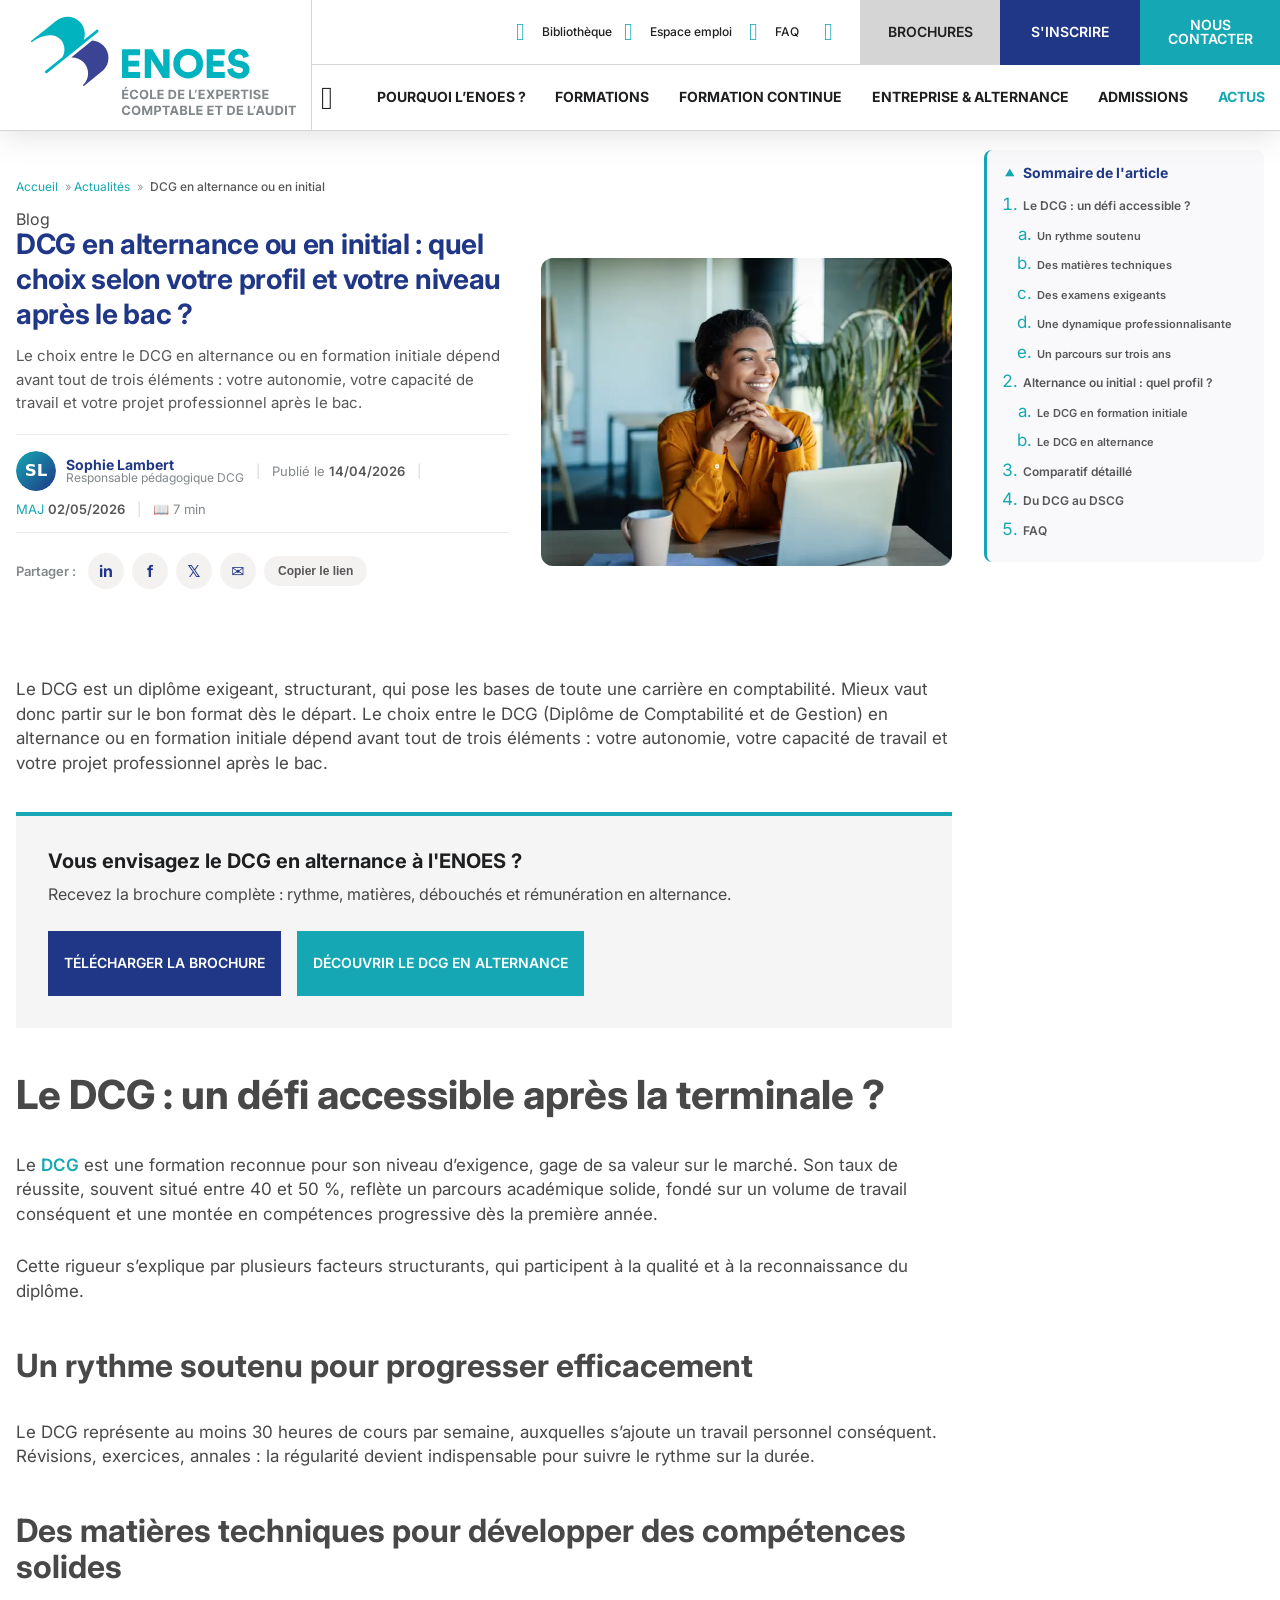
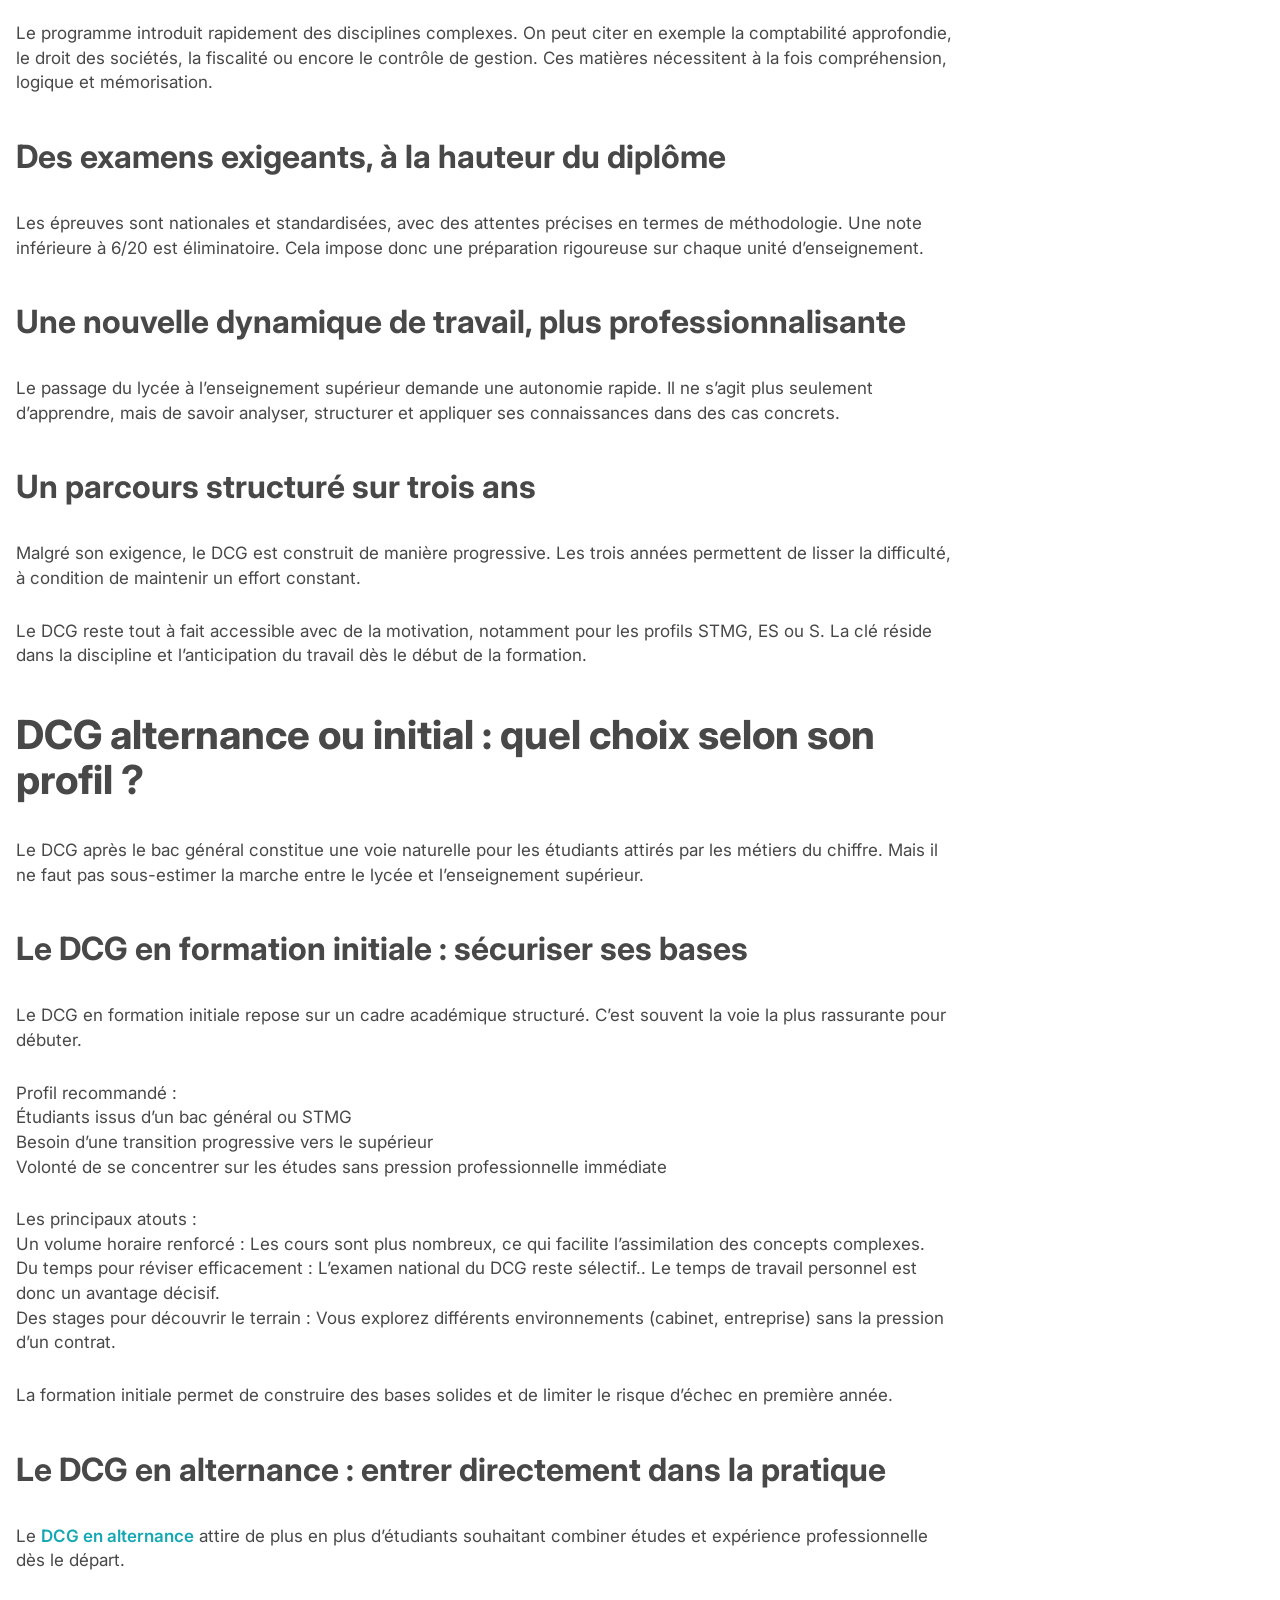
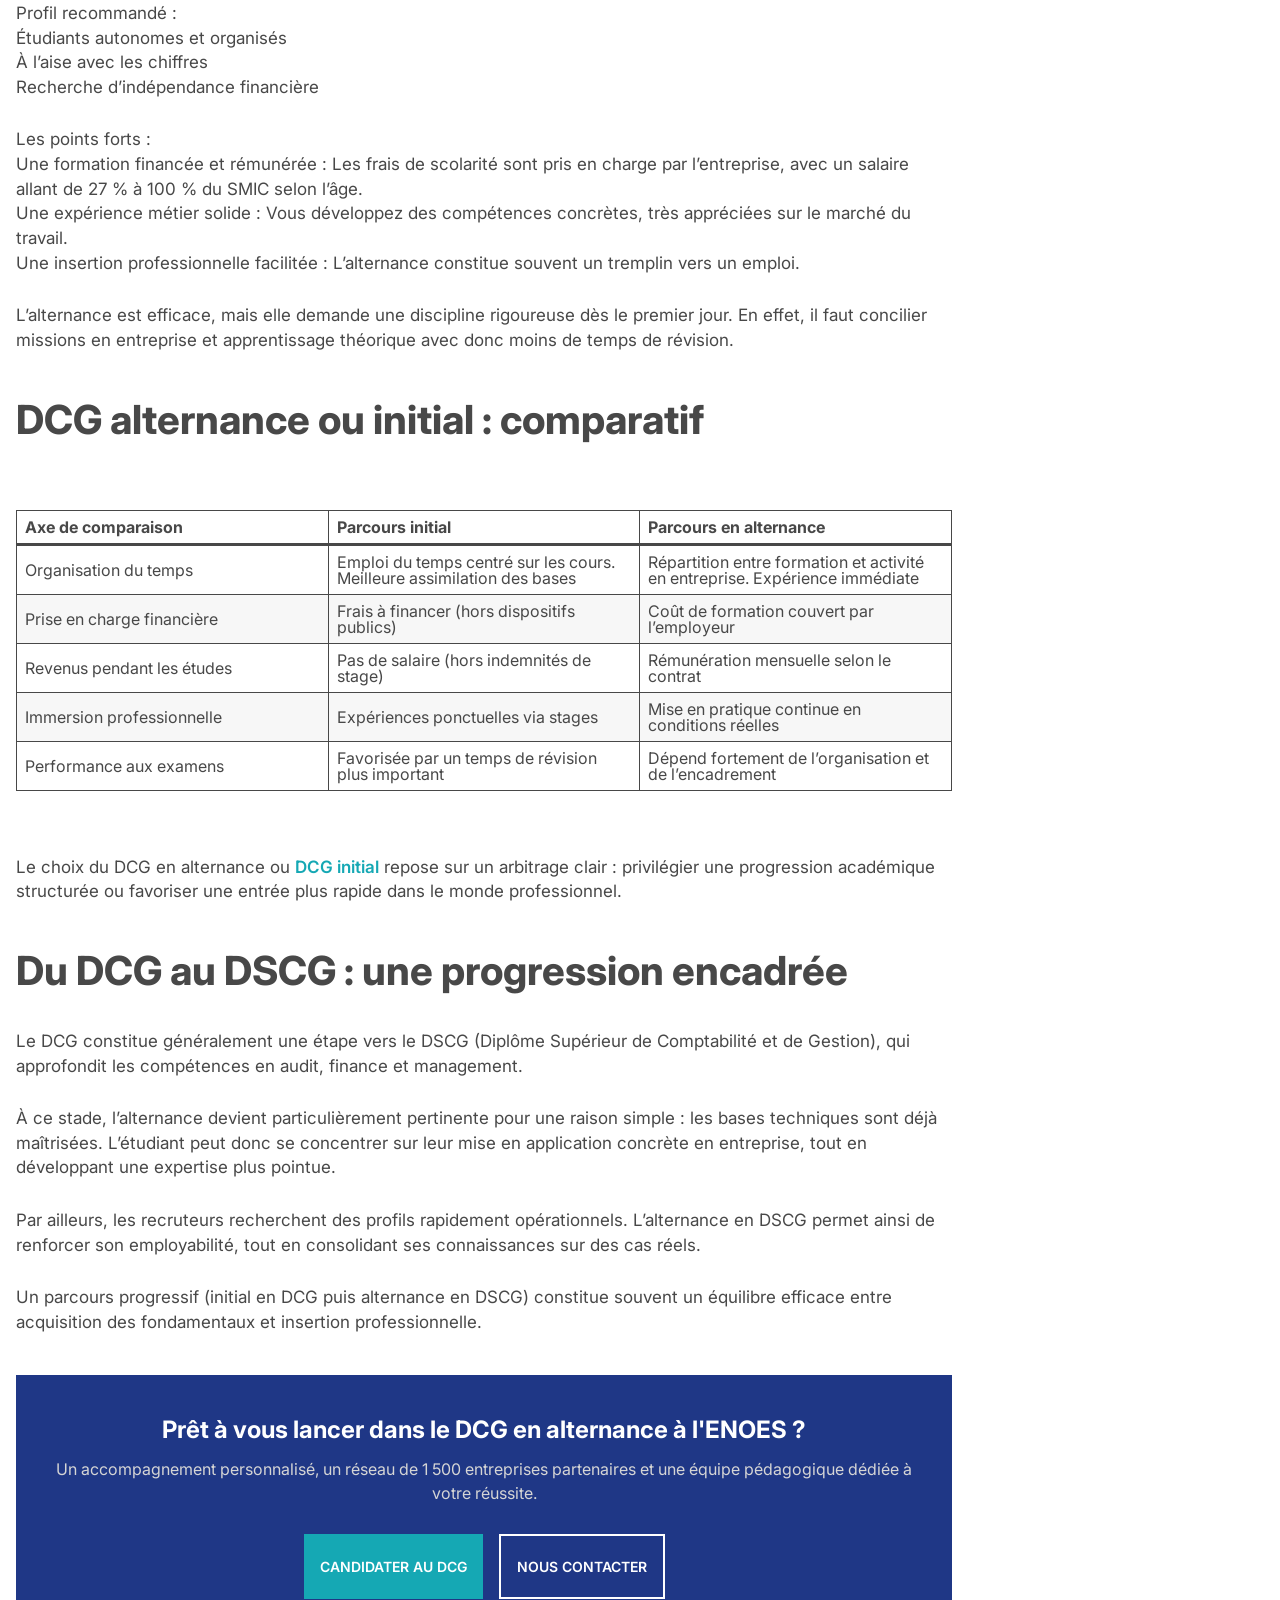
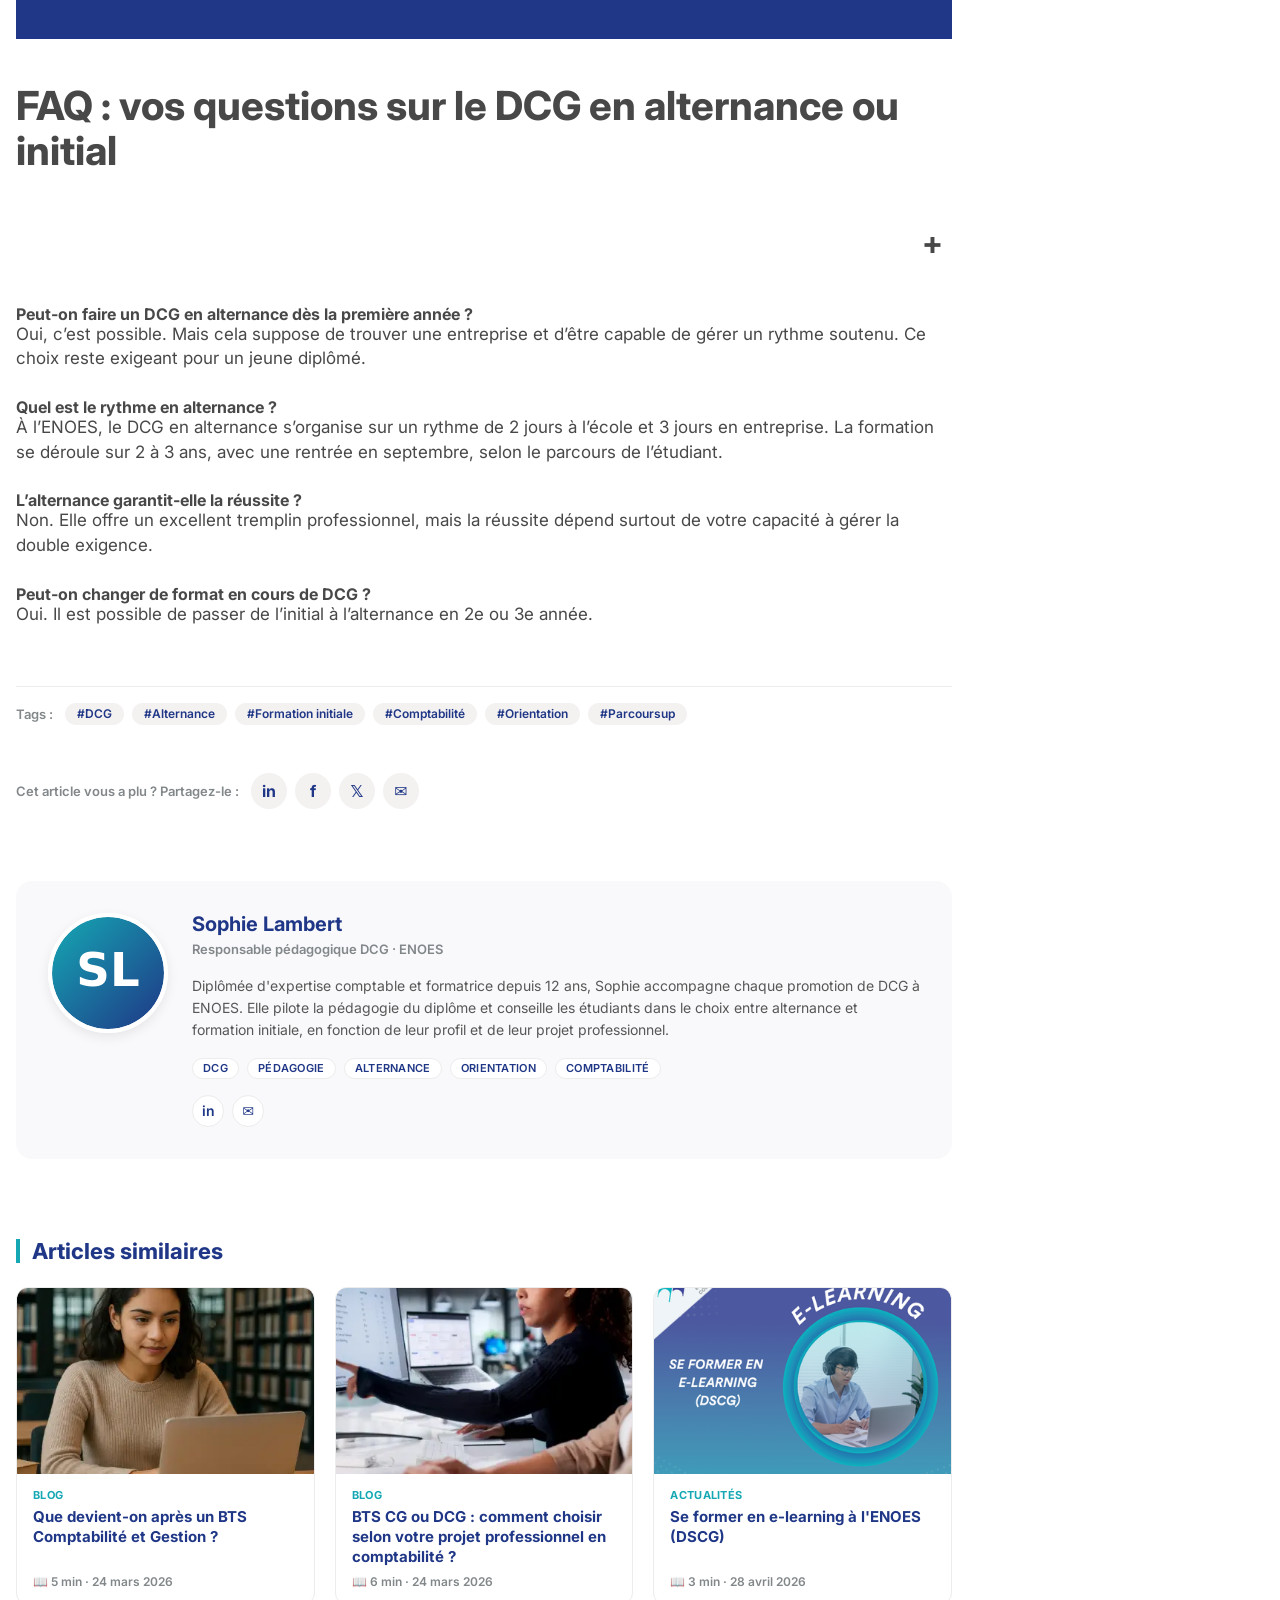
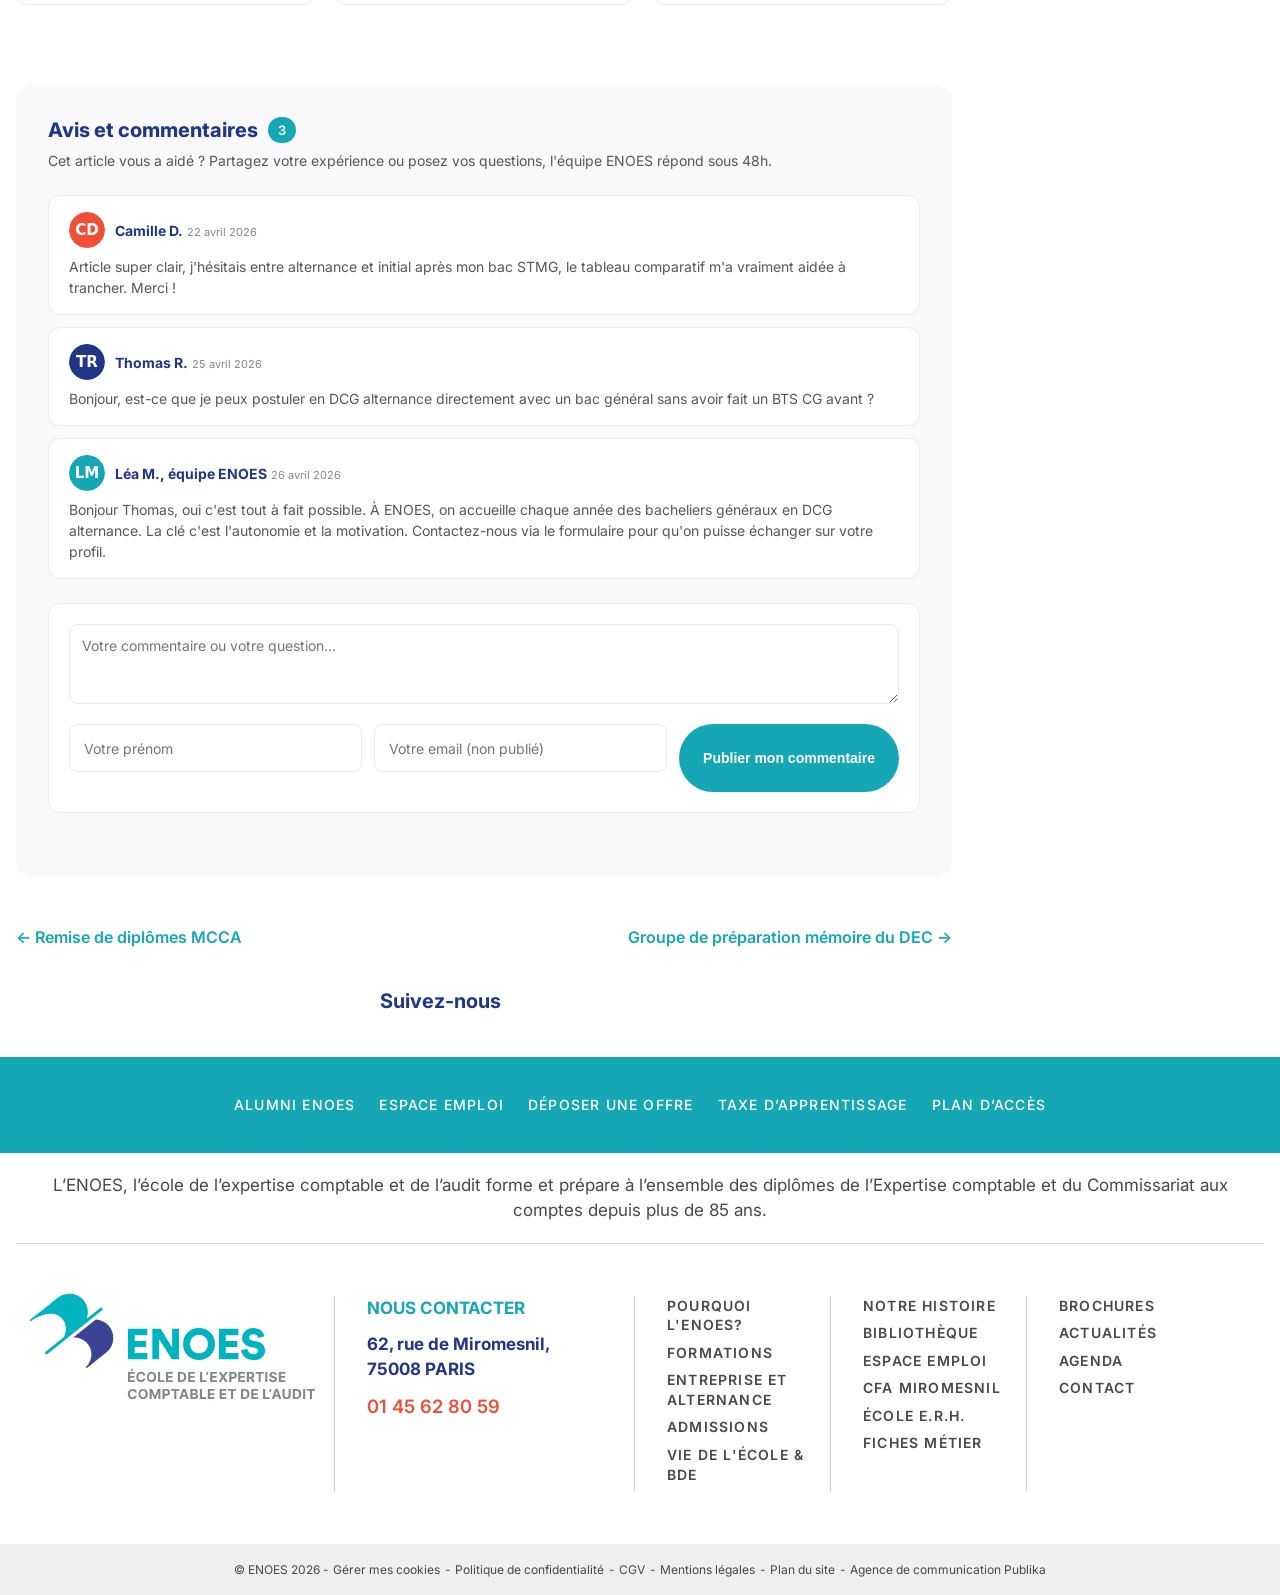
<file: article-dcg-alternance/index.html>
<!DOCTYPE html>
<html lang="fr-FR">
<head>
  <meta charset="utf-8"/>
  <meta name="viewport" content="width=device-width,initial-scale=1"/>
  <meta name="theme-color" content="#00b3bf">
  <link rel="profile" href="http://gmpg.org/xfn/11">
  <link rel="pingback" href="https://enoes.com/xmlrpc.php">

  <script id="cacsp-gtag-consent-default">
			window.dataLayer = window.dataLayer || [];
			function gtag(){dataLayer.push(arguments);}
			gtag('consent', 'default', {
				'ad_storage': 'denied', 
				'ad_user_data': 'denied', 
				'ad_personalization': 'denied', 
				'analytics_storage': 'denied', 
				'functionality_storage': 'denied', 
				'personalization_storage': 'denied', 
				'security_storage': 'denied', 
				'wait_for_update': 500
			});
			</script>
<meta name='robots' content='index, follow, max-image-preview:large, max-snippet:-1, max-video-preview:-1' />

	<!-- This site is optimized with the Yoast SEO plugin v27.5 - https://yoast.com/product/yoast-seo-wordpress/ -->
	<title>DCG alternance ou initial : comment choisir ? | ENOES</title>
	<meta name="description" content="DCG en alternance ou initial ? Identifiez le format adapté à votre profil, votre niveau et votre projet après le bac pour faire le bon choix." />
	<link rel="canonical" href="index.html" />
	<meta property="og:locale" content="fr_FR" />
	<meta property="og:type" content="article" />
	<meta property="og:title" content="DCG alternance ou initial : comment choisir ? | ENOES" />
	<meta property="og:description" content="DCG en alternance ou initial ? Identifiez le format adapté à votre profil, votre niveau et votre projet après le bac pour faire le bon choix." />
	<meta property="og:url" content="https://enoes.com/actualites/dcg-en-alternance-ou-en-initial-quel-choix-selon-votre-profil-et-votre-niveau-apres-le-bac/" />
	<meta property="og:site_name" content="ENOES" />
	<meta property="article:publisher" content="https://www.facebook.com/enoes.paris" />
	<meta property="article:published_time" content="2026-04-14T08:38:18+00:00" />
	<meta property="article:modified_time" content="2026-04-17T10:52:30+00:00" />
	<meta property="og:image" content="https://enoes.com/wp-content/uploads/2026/04/dcg-alternance-ou-initiale.webp" />
	<meta property="og:image:width" content="800" />
	<meta property="og:image:height" content="600" />
	<meta property="og:image:type" content="image/webp" />
	<meta name="author" content="École ENOES" />
	<meta name="twitter:card" content="summary_large_image" />
	<meta name="twitter:creator" content="@ENOES_compta" />
	<meta name="twitter:site" content="@ENOES_compta" />
	<meta name="twitter:label1" content="Écrit par" />
	<meta name="twitter:data1" content="École ENOES" />
	<meta name="twitter:label2" content="Durée de lecture estimée" />
	<meta name="twitter:data2" content="6 minutes" />
	<!-- / Yoast SEO plugin. -->


<meta http-equiv="Content-Security-Policy" content="script-src 'self' data: blob: 'unsafe-inline' 'unsafe-eval' https://googletagmanager.com/ https://*.googletagmanager.com/ https://www.recaptcha.net/ https://www.google.com/recaptcha/ https://www.gstatic.com/recaptcha/; img-src 'self' data: blob: https://*.googletagmanager.com/ https://www.google.com/recaptcha/ https://www.gstatic.com/recaptcha/; object-src 'self' data: blob: https://www.gstatic.com/recaptcha/ https://www.google.com/recaptcha/ https://*.googletagmanager.com/; frame-src 'self' data: blob: https://www.gstatic.com/recaptcha/ https://www.google.com/recaptcha/ https://*.googletagmanager.com/; ">
<link rel="alternate" type="application/rss+xml" title="ENOES &raquo; Flux" href="https://enoes.com/feed/" />
<link rel="alternate" type="application/rss+xml" title="ENOES &raquo; Flux des commentaires" href="https://enoes.com/comments/feed/" />
<link rel="alternate" title="oEmbed (JSON)" type="application/json+oembed" href="https://enoes.com/wp-json/oembed/1.0/embed?url=https%3A%2F%2Fenoes.com%2Factualites%2Fdcg-en-alternance-ou-en-initial-quel-choix-selon-votre-profil-et-votre-niveau-apres-le-bac%2F" />
<link rel="alternate" title="oEmbed (XML)" type="text/xml+oembed" href="https://enoes.com/wp-json/oembed/1.0/embed?url=https%3A%2F%2Fenoes.com%2Factualites%2Fdcg-en-alternance-ou-en-initial-quel-choix-selon-votre-profil-et-votre-niveau-apres-le-bac%2F&#038;format=xml" />
<style id='wp-img-auto-sizes-contain-inline-css'>
img:is([sizes=auto i],[sizes^="auto," i]){contain-intrinsic-size:3000px 1500px}
/*# sourceURL=wp-img-auto-sizes-contain-inline-css */
</style>
<style id='wp-block-library-inline-css'>
:root{--wp-block-synced-color:#7a00df;--wp-block-synced-color--rgb:122,0,223;--wp-bound-block-color:var(--wp-block-synced-color);--wp-editor-canvas-background:#ddd;--wp-admin-theme-color:#007cba;--wp-admin-theme-color--rgb:0,124,186;--wp-admin-theme-color-darker-10:#006ba1;--wp-admin-theme-color-darker-10--rgb:0,107,160.5;--wp-admin-theme-color-darker-20:#005a87;--wp-admin-theme-color-darker-20--rgb:0,90,135;--wp-admin-border-width-focus:2px}@media (min-resolution:192dpi){:root{--wp-admin-border-width-focus:1.5px}}.wp-element-button{cursor:pointer}:root .has-very-light-gray-background-color{background-color:#eee}:root .has-very-dark-gray-background-color{background-color:#313131}:root .has-very-light-gray-color{color:#eee}:root .has-very-dark-gray-color{color:#313131}:root .has-vivid-green-cyan-to-vivid-cyan-blue-gradient-background{background:linear-gradient(135deg,#00d084,#0693e3)}:root .has-purple-crush-gradient-background{background:linear-gradient(135deg,#34e2e4,#4721fb 50%,#ab1dfe)}:root .has-hazy-dawn-gradient-background{background:linear-gradient(135deg,#faaca8,#dad0ec)}:root .has-subdued-olive-gradient-background{background:linear-gradient(135deg,#fafae1,#67a671)}:root .has-atomic-cream-gradient-background{background:linear-gradient(135deg,#fdd79a,#004a59)}:root .has-nightshade-gradient-background{background:linear-gradient(135deg,#330968,#31cdcf)}:root .has-midnight-gradient-background{background:linear-gradient(135deg,#020381,#2874fc)}:root{--wp--preset--font-size--normal:16px;--wp--preset--font-size--huge:42px}.has-regular-font-size{font-size:1em}.has-larger-font-size{font-size:2.625em}.has-normal-font-size{font-size:var(--wp--preset--font-size--normal)}.has-huge-font-size{font-size:var(--wp--preset--font-size--huge)}.has-text-align-center{text-align:center}.has-text-align-left{text-align:left}.has-text-align-right{text-align:right}.has-fit-text{white-space:nowrap!important}#end-resizable-editor-section{display:none}.aligncenter{clear:both}.items-justified-left{justify-content:flex-start}.items-justified-center{justify-content:center}.items-justified-right{justify-content:flex-end}.items-justified-space-between{justify-content:space-between}.screen-reader-text{border:0;clip-path:inset(50%);height:1px;margin:-1px;overflow:hidden;padding:0;position:absolute;width:1px;word-wrap:normal!important}.screen-reader-text:focus{background-color:#ddd;clip-path:none;color:#444;display:block;font-size:1em;height:auto;left:5px;line-height:normal;padding:15px 23px 14px;text-decoration:none;top:5px;width:auto;z-index:100000}html :where(.has-border-color){border-style:solid}html :where([style*=border-top-color]){border-top-style:solid}html :where([style*=border-right-color]){border-right-style:solid}html :where([style*=border-bottom-color]){border-bottom-style:solid}html :where([style*=border-left-color]){border-left-style:solid}html :where([style*=border-width]){border-style:solid}html :where([style*=border-top-width]){border-top-style:solid}html :where([style*=border-right-width]){border-right-style:solid}html :where([style*=border-bottom-width]){border-bottom-style:solid}html :where([style*=border-left-width]){border-left-style:solid}html :where(img[class*=wp-image-]){height:auto;max-width:100%}:where(figure){margin:0 0 1em}html :where(.is-position-sticky){--wp-admin--admin-bar--position-offset:var(--wp-admin--admin-bar--height,0px)}@media screen and (max-width:600px){html :where(.is-position-sticky){--wp-admin--admin-bar--position-offset:0px}}

/*# sourceURL=wp-block-library-inline-css */
</style>
<style id='wp-block-accordion-inline-css'>
.wp-block-accordion{box-sizing:border-box}
/*# sourceURL=https://enoes.com/wp-includes/blocks/accordion/style.min.css */
</style>
<style id='wp-block-accordion-item-inline-css'>
.wp-block-accordion-item.is-open>.wp-block-accordion-heading .wp-block-accordion-heading__toggle-icon{transform:rotate(45deg)}@media (prefers-reduced-motion:no-preference){.wp-block-accordion-item{transition:grid-template-rows .3s ease-out}.wp-block-accordion-item>.wp-block-accordion-heading .wp-block-accordion-heading__toggle-icon{transition:transform .2s ease-in-out}}
/*# sourceURL=https://enoes.com/wp-includes/blocks/accordion-item/style.min.css */
</style>
<style id='wp-block-heading-inline-css'>
h1:where(.wp-block-heading).has-background,h2:where(.wp-block-heading).has-background,h3:where(.wp-block-heading).has-background,h4:where(.wp-block-heading).has-background,h5:where(.wp-block-heading).has-background,h6:where(.wp-block-heading).has-background{padding:1.25em 2.375em}h1.has-text-align-left[style*=writing-mode]:where([style*=vertical-lr]),h1.has-text-align-right[style*=writing-mode]:where([style*=vertical-rl]),h2.has-text-align-left[style*=writing-mode]:where([style*=vertical-lr]),h2.has-text-align-right[style*=writing-mode]:where([style*=vertical-rl]),h3.has-text-align-left[style*=writing-mode]:where([style*=vertical-lr]),h3.has-text-align-right[style*=writing-mode]:where([style*=vertical-rl]),h4.has-text-align-left[style*=writing-mode]:where([style*=vertical-lr]),h4.has-text-align-right[style*=writing-mode]:where([style*=vertical-rl]),h5.has-text-align-left[style*=writing-mode]:where([style*=vertical-lr]),h5.has-text-align-right[style*=writing-mode]:where([style*=vertical-rl]),h6.has-text-align-left[style*=writing-mode]:where([style*=vertical-lr]),h6.has-text-align-right[style*=writing-mode]:where([style*=vertical-rl]){rotate:180deg}
/*# sourceURL=https://enoes.com/wp-includes/blocks/heading/style.min.css */
</style>
<style id='wp-block-list-inline-css'>
ol,ul{box-sizing:border-box}:root :where(.wp-block-list.has-background){padding:1.25em 2.375em}
/*# sourceURL=https://enoes.com/wp-includes/blocks/list/style.min.css */
</style>
<style id='wp-block-accordion-heading-inline-css'>
.wp-block-accordion-heading__toggle{align-items:center;background:none;border:none;color:inherit;cursor:pointer;display:flex;font-family:inherit;font-size:inherit;font-style:inherit;font-weight:inherit;letter-spacing:inherit;line-height:inherit;overflow:hidden;padding:var(--wp--preset--spacing--20,1em) 0;text-align:inherit;text-decoration:inherit;text-transform:inherit;width:100%;word-spacing:inherit}.wp-block-accordion-heading__toggle:not(:focus-visible){outline:none}.wp-block-accordion-heading__toggle:hover .wp-block-accordion-heading__toggle-title{text-decoration:underline}.wp-block-accordion-heading__toggle-title{flex:1}.wp-block-accordion-heading__toggle-icon{align-items:center;display:flex;height:1.2em;justify-content:center;width:1.2em}
/*# sourceURL=https://enoes.com/wp-includes/blocks/accordion-heading/style.min.css */
</style>
<style id='wp-block-accordion-panel-inline-css'>
.wp-block-accordion-panel[aria-hidden=true],.wp-block-accordion-panel[inert]{display:none;margin-block-start:0}
/*# sourceURL=https://enoes.com/wp-includes/blocks/accordion-panel/style.min.css */
</style>
<style id='wp-block-paragraph-inline-css'>
.is-small-text{font-size:.875em}.is-regular-text{font-size:1em}.is-large-text{font-size:2.25em}.is-larger-text{font-size:3em}.has-drop-cap:not(:focus):first-letter{float:left;font-size:8.4em;font-style:normal;font-weight:100;line-height:.68;margin:.05em .1em 0 0;text-transform:uppercase}body.rtl .has-drop-cap:not(:focus):first-letter{float:none;margin-left:.1em}p.has-drop-cap.has-background{overflow:hidden}:root :where(p.has-background){padding:1.25em 2.375em}:where(p.has-text-color:not(.has-link-color)) a{color:inherit}p.has-text-align-left[style*="writing-mode:vertical-lr"],p.has-text-align-right[style*="writing-mode:vertical-rl"]{rotate:180deg}
/*# sourceURL=https://enoes.com/wp-includes/blocks/paragraph/style.min.css */
</style>
<style id='wp-block-table-inline-css'>
.wp-block-table{overflow-x:auto}.wp-block-table table{border-collapse:collapse;width:100%}.wp-block-table thead{border-bottom:3px solid}.wp-block-table tfoot{border-top:3px solid}.wp-block-table td,.wp-block-table th{border:1px solid;padding:.5em}.wp-block-table .has-fixed-layout{table-layout:fixed;width:100%}.wp-block-table .has-fixed-layout td,.wp-block-table .has-fixed-layout th{word-break:break-word}.wp-block-table.aligncenter,.wp-block-table.alignleft,.wp-block-table.alignright{display:table;width:auto}.wp-block-table.aligncenter td,.wp-block-table.aligncenter th,.wp-block-table.alignleft td,.wp-block-table.alignleft th,.wp-block-table.alignright td,.wp-block-table.alignright th{word-break:break-word}.wp-block-table .has-subtle-light-gray-background-color{background-color:#f3f4f5}.wp-block-table .has-subtle-pale-green-background-color{background-color:#e9fbe5}.wp-block-table .has-subtle-pale-blue-background-color{background-color:#e7f5fe}.wp-block-table .has-subtle-pale-pink-background-color{background-color:#fcf0ef}.wp-block-table.is-style-stripes{background-color:initial;border-collapse:inherit;border-spacing:0}.wp-block-table.is-style-stripes tbody tr:nth-child(odd){background-color:#f0f0f0}.wp-block-table.is-style-stripes.has-subtle-light-gray-background-color tbody tr:nth-child(odd){background-color:#f3f4f5}.wp-block-table.is-style-stripes.has-subtle-pale-green-background-color tbody tr:nth-child(odd){background-color:#e9fbe5}.wp-block-table.is-style-stripes.has-subtle-pale-blue-background-color tbody tr:nth-child(odd){background-color:#e7f5fe}.wp-block-table.is-style-stripes.has-subtle-pale-pink-background-color tbody tr:nth-child(odd){background-color:#fcf0ef}.wp-block-table.is-style-stripes td,.wp-block-table.is-style-stripes th{border-color:#0000}.wp-block-table.is-style-stripes{border-bottom:1px solid #f0f0f0}.wp-block-table .has-border-color td,.wp-block-table .has-border-color th,.wp-block-table .has-border-color tr,.wp-block-table .has-border-color>*{border-color:inherit}.wp-block-table table[style*=border-top-color] tr:first-child,.wp-block-table table[style*=border-top-color] tr:first-child td,.wp-block-table table[style*=border-top-color] tr:first-child th,.wp-block-table table[style*=border-top-color]>*,.wp-block-table table[style*=border-top-color]>* td,.wp-block-table table[style*=border-top-color]>* th{border-top-color:inherit}.wp-block-table table[style*=border-top-color] tr:not(:first-child){border-top-color:initial}.wp-block-table table[style*=border-right-color] td:last-child,.wp-block-table table[style*=border-right-color] th,.wp-block-table table[style*=border-right-color] tr,.wp-block-table table[style*=border-right-color]>*{border-right-color:inherit}.wp-block-table table[style*=border-bottom-color] tr:last-child,.wp-block-table table[style*=border-bottom-color] tr:last-child td,.wp-block-table table[style*=border-bottom-color] tr:last-child th,.wp-block-table table[style*=border-bottom-color]>*,.wp-block-table table[style*=border-bottom-color]>* td,.wp-block-table table[style*=border-bottom-color]>* th{border-bottom-color:inherit}.wp-block-table table[style*=border-bottom-color] tr:not(:last-child){border-bottom-color:initial}.wp-block-table table[style*=border-left-color] td:first-child,.wp-block-table table[style*=border-left-color] th,.wp-block-table table[style*=border-left-color] tr,.wp-block-table table[style*=border-left-color]>*{border-left-color:inherit}.wp-block-table table[style*=border-style] td,.wp-block-table table[style*=border-style] th,.wp-block-table table[style*=border-style] tr,.wp-block-table table[style*=border-style]>*{border-style:inherit}.wp-block-table table[style*=border-width] td,.wp-block-table table[style*=border-width] th,.wp-block-table table[style*=border-width] tr,.wp-block-table table[style*=border-width]>*{border-style:inherit;border-width:inherit}
/*# sourceURL=https://enoes.com/wp-includes/blocks/table/style.min.css */
</style>
<style id='wp-block-table-theme-inline-css'>
.wp-block-table{margin:0 0 1em}.wp-block-table td,.wp-block-table th{word-break:normal}.wp-block-table :where(figcaption){color:#555;font-size:13px;text-align:center}.is-dark-theme .wp-block-table :where(figcaption){color:#ffffffa6}
/*# sourceURL=https://enoes.com/wp-includes/blocks/table/theme.min.css */
</style>

<style id='classic-theme-styles-inline-css'>
/*! This file is auto-generated */
.wp-block-button__link{color:#fff;background-color:#32373c;border-radius:9999px;box-shadow:none;text-decoration:none;padding:calc(.667em + 2px) calc(1.333em + 2px);font-size:1.125em}.wp-block-file__button{background:#32373c;color:#fff;text-decoration:none}
/*# sourceURL=/wp-includes/css/classic-themes.min.css */
</style>
<style id='global-styles-inline-css'>
:root{--wp--preset--aspect-ratio--square: 1;--wp--preset--aspect-ratio--4-3: 4/3;--wp--preset--aspect-ratio--3-4: 3/4;--wp--preset--aspect-ratio--3-2: 3/2;--wp--preset--aspect-ratio--2-3: 2/3;--wp--preset--aspect-ratio--16-9: 16/9;--wp--preset--aspect-ratio--9-16: 9/16;--wp--preset--color--black: #000000;--wp--preset--color--cyan-bluish-gray: #abb8c3;--wp--preset--color--white: #ffffff;--wp--preset--color--pale-pink: #f78da7;--wp--preset--color--vivid-red: #cf2e2e;--wp--preset--color--luminous-vivid-orange: #ff6900;--wp--preset--color--luminous-vivid-amber: #fcb900;--wp--preset--color--light-green-cyan: #7bdcb5;--wp--preset--color--vivid-green-cyan: #00d084;--wp--preset--color--pale-cyan-blue: #8ed1fc;--wp--preset--color--vivid-cyan-blue: #0693e3;--wp--preset--color--vivid-purple: #9b51e0;--wp--preset--color--primary-color: #15a8b4;--wp--preset--color--secondary-color: #1f3786;--wp--preset--color--accent-color: #f04e37;--wp--preset--color--text-color: #575757;--wp--preset--color--body-color: #ffffff;--wp--preset--color--gray-shade-1: #f9f9fb;--wp--preset--color--gray-shade-2: #d5d5d5;--wp--preset--color--gray-shade-3: #aaaaac;--wp--preset--color--gray-shade-4: #82878a;--wp--preset--color--gray-shade-5: #1e1f21;--wp--preset--color--cool-gray: #d8e2e7;--wp--preset--color--warm-gray: #f3ebe3;--wp--preset--color--light-gray: #f4f1f1;--wp--preset--color--enoes-primary-color: #15a8b4;--wp--preset--color--enesia-primary-color: #00b933;--wp--preset--color--ecole-est-primary-color: #f79433;--wp--preset--color--erh-primary-color: #00a870;--wp--preset--color--cfa-primary-color: #ed0c6e;--wp--preset--color--groupe-primary-color: #e23a34;--wp--preset--gradient--vivid-cyan-blue-to-vivid-purple: linear-gradient(135deg,rgb(6,147,227) 0%,rgb(155,81,224) 100%);--wp--preset--gradient--light-green-cyan-to-vivid-green-cyan: linear-gradient(135deg,rgb(122,220,180) 0%,rgb(0,208,130) 100%);--wp--preset--gradient--luminous-vivid-amber-to-luminous-vivid-orange: linear-gradient(135deg,rgb(252,185,0) 0%,rgb(255,105,0) 100%);--wp--preset--gradient--luminous-vivid-orange-to-vivid-red: linear-gradient(135deg,rgb(255,105,0) 0%,rgb(207,46,46) 100%);--wp--preset--gradient--very-light-gray-to-cyan-bluish-gray: linear-gradient(135deg,rgb(238,238,238) 0%,rgb(169,184,195) 100%);--wp--preset--gradient--cool-to-warm-spectrum: linear-gradient(135deg,rgb(74,234,220) 0%,rgb(151,120,209) 20%,rgb(207,42,186) 40%,rgb(238,44,130) 60%,rgb(251,105,98) 80%,rgb(254,248,76) 100%);--wp--preset--gradient--blush-light-purple: linear-gradient(135deg,rgb(255,206,236) 0%,rgb(152,150,240) 100%);--wp--preset--gradient--blush-bordeaux: linear-gradient(135deg,rgb(254,205,165) 0%,rgb(254,45,45) 50%,rgb(107,0,62) 100%);--wp--preset--gradient--luminous-dusk: linear-gradient(135deg,rgb(255,203,112) 0%,rgb(199,81,192) 50%,rgb(65,88,208) 100%);--wp--preset--gradient--pale-ocean: linear-gradient(135deg,rgb(255,245,203) 0%,rgb(182,227,212) 50%,rgb(51,167,181) 100%);--wp--preset--gradient--electric-grass: linear-gradient(135deg,rgb(202,248,128) 0%,rgb(113,206,126) 100%);--wp--preset--gradient--midnight: linear-gradient(135deg,rgb(2,3,129) 0%,rgb(40,116,252) 100%);--wp--preset--font-size--small: 13px;--wp--preset--font-size--medium: 20px;--wp--preset--font-size--large: 36px;--wp--preset--font-size--x-large: 42px;--wp--preset--spacing--20: 0.44rem;--wp--preset--spacing--30: 0.67rem;--wp--preset--spacing--40: 1rem;--wp--preset--spacing--50: 1.5rem;--wp--preset--spacing--60: 2.25rem;--wp--preset--spacing--70: 3.38rem;--wp--preset--spacing--80: 5.06rem;--wp--preset--shadow--natural: 6px 6px 9px rgba(0, 0, 0, 0.2);--wp--preset--shadow--deep: 12px 12px 50px rgba(0, 0, 0, 0.4);--wp--preset--shadow--sharp: 6px 6px 0px rgba(0, 0, 0, 0.2);--wp--preset--shadow--outlined: 6px 6px 0px -3px rgb(255, 255, 255), 6px 6px rgb(0, 0, 0);--wp--preset--shadow--crisp: 6px 6px 0px rgb(0, 0, 0);}:where(.is-layout-flex){gap: 0.5em;}:where(.is-layout-grid){gap: 0.5em;}body .is-layout-flex{display: flex;}.is-layout-flex{flex-wrap: wrap;align-items: center;}.is-layout-flex > :is(*, div){margin: 0;}body .is-layout-grid{display: grid;}.is-layout-grid > :is(*, div){margin: 0;}:where(.wp-block-columns.is-layout-flex){gap: 2em;}:where(.wp-block-columns.is-layout-grid){gap: 2em;}:where(.wp-block-post-template.is-layout-flex){gap: 1.25em;}:where(.wp-block-post-template.is-layout-grid){gap: 1.25em;}.has-black-color{color: var(--wp--preset--color--black) !important;}.has-cyan-bluish-gray-color{color: var(--wp--preset--color--cyan-bluish-gray) !important;}.has-white-color{color: var(--wp--preset--color--white) !important;}.has-pale-pink-color{color: var(--wp--preset--color--pale-pink) !important;}.has-vivid-red-color{color: var(--wp--preset--color--vivid-red) !important;}.has-luminous-vivid-orange-color{color: var(--wp--preset--color--luminous-vivid-orange) !important;}.has-luminous-vivid-amber-color{color: var(--wp--preset--color--luminous-vivid-amber) !important;}.has-light-green-cyan-color{color: var(--wp--preset--color--light-green-cyan) !important;}.has-vivid-green-cyan-color{color: var(--wp--preset--color--vivid-green-cyan) !important;}.has-pale-cyan-blue-color{color: var(--wp--preset--color--pale-cyan-blue) !important;}.has-vivid-cyan-blue-color{color: var(--wp--preset--color--vivid-cyan-blue) !important;}.has-vivid-purple-color{color: var(--wp--preset--color--vivid-purple) !important;}.has-black-background-color{background-color: var(--wp--preset--color--black) !important;}.has-cyan-bluish-gray-background-color{background-color: var(--wp--preset--color--cyan-bluish-gray) !important;}.has-white-background-color{background-color: var(--wp--preset--color--white) !important;}.has-pale-pink-background-color{background-color: var(--wp--preset--color--pale-pink) !important;}.has-vivid-red-background-color{background-color: var(--wp--preset--color--vivid-red) !important;}.has-luminous-vivid-orange-background-color{background-color: var(--wp--preset--color--luminous-vivid-orange) !important;}.has-luminous-vivid-amber-background-color{background-color: var(--wp--preset--color--luminous-vivid-amber) !important;}.has-light-green-cyan-background-color{background-color: var(--wp--preset--color--light-green-cyan) !important;}.has-vivid-green-cyan-background-color{background-color: var(--wp--preset--color--vivid-green-cyan) !important;}.has-pale-cyan-blue-background-color{background-color: var(--wp--preset--color--pale-cyan-blue) !important;}.has-vivid-cyan-blue-background-color{background-color: var(--wp--preset--color--vivid-cyan-blue) !important;}.has-vivid-purple-background-color{background-color: var(--wp--preset--color--vivid-purple) !important;}.has-black-border-color{border-color: var(--wp--preset--color--black) !important;}.has-cyan-bluish-gray-border-color{border-color: var(--wp--preset--color--cyan-bluish-gray) !important;}.has-white-border-color{border-color: var(--wp--preset--color--white) !important;}.has-pale-pink-border-color{border-color: var(--wp--preset--color--pale-pink) !important;}.has-vivid-red-border-color{border-color: var(--wp--preset--color--vivid-red) !important;}.has-luminous-vivid-orange-border-color{border-color: var(--wp--preset--color--luminous-vivid-orange) !important;}.has-luminous-vivid-amber-border-color{border-color: var(--wp--preset--color--luminous-vivid-amber) !important;}.has-light-green-cyan-border-color{border-color: var(--wp--preset--color--light-green-cyan) !important;}.has-vivid-green-cyan-border-color{border-color: var(--wp--preset--color--vivid-green-cyan) !important;}.has-pale-cyan-blue-border-color{border-color: var(--wp--preset--color--pale-cyan-blue) !important;}.has-vivid-cyan-blue-border-color{border-color: var(--wp--preset--color--vivid-cyan-blue) !important;}.has-vivid-purple-border-color{border-color: var(--wp--preset--color--vivid-purple) !important;}.has-vivid-cyan-blue-to-vivid-purple-gradient-background{background: var(--wp--preset--gradient--vivid-cyan-blue-to-vivid-purple) !important;}.has-light-green-cyan-to-vivid-green-cyan-gradient-background{background: var(--wp--preset--gradient--light-green-cyan-to-vivid-green-cyan) !important;}.has-luminous-vivid-amber-to-luminous-vivid-orange-gradient-background{background: var(--wp--preset--gradient--luminous-vivid-amber-to-luminous-vivid-orange) !important;}.has-luminous-vivid-orange-to-vivid-red-gradient-background{background: var(--wp--preset--gradient--luminous-vivid-orange-to-vivid-red) !important;}.has-very-light-gray-to-cyan-bluish-gray-gradient-background{background: var(--wp--preset--gradient--very-light-gray-to-cyan-bluish-gray) !important;}.has-cool-to-warm-spectrum-gradient-background{background: var(--wp--preset--gradient--cool-to-warm-spectrum) !important;}.has-blush-light-purple-gradient-background{background: var(--wp--preset--gradient--blush-light-purple) !important;}.has-blush-bordeaux-gradient-background{background: var(--wp--preset--gradient--blush-bordeaux) !important;}.has-luminous-dusk-gradient-background{background: var(--wp--preset--gradient--luminous-dusk) !important;}.has-pale-ocean-gradient-background{background: var(--wp--preset--gradient--pale-ocean) !important;}.has-electric-grass-gradient-background{background: var(--wp--preset--gradient--electric-grass) !important;}.has-midnight-gradient-background{background: var(--wp--preset--gradient--midnight) !important;}.has-small-font-size{font-size: var(--wp--preset--font-size--small) !important;}.has-medium-font-size{font-size: var(--wp--preset--font-size--medium) !important;}.has-large-font-size{font-size: var(--wp--preset--font-size--large) !important;}.has-x-large-font-size{font-size: var(--wp--preset--font-size--x-large) !important;}
/*# sourceURL=global-styles-inline-css */
</style>

<link rel='stylesheet' id='contact-form-7-css' href='../plugins/contact-form-7/includes/css/styles.css@ver=6.1.4.tmp.css' media='all' />
<link rel='stylesheet' id='cookies-and-content-security-policy-css' href='../plugins/cookies-and-content-security-policy/css/cookies-and-content-security-policy.min.css@ver=2.34.tmp.css' media='all' />
<link rel='stylesheet' id='wpp-css' href='../themes/enoes/css/style.css@ver=1.0.tmp.css' media='all' />
<!--n2css--><!--n2js--><script src="https://enoes.com/wp-includes/js/jquery/jquery.min.js?ver=3.7.1" id="jquery-core-js"></script>
<script src="https://enoes.com/wp-includes/js/jquery/jquery-migrate.min.js?ver=3.4.1" id="jquery-migrate-js"></script>
<script src="https://enoes.com/wp-content/themes/enoes/js/swiper-bundle.min.js?ver=8.0.0" id="swiper-js"></script>
<link rel="https://api.w.org/" href="https://enoes.com/wp-json/" /><link rel="alternate" title="JSON" type="application/json" href="https://enoes.com/wp-json/wp/v2/posts/180168" /><link rel="EditURI" type="application/rsd+xml" title="RSD" href="https://enoes.com/xmlrpc.php?rsd" />
<link rel='shortlink' href='https://enoes.com/?p=180168' />
  <link rel="preconnect" href="https://fonts.googleapis.com">
  <link rel="preconnect" href="https://fonts.gstatic.com" crossorigin>
  <link href="https://fonts.googleapis.com/css2?family=Inter:wght@200..900&display=swap" rel="stylesheet">
  <!-- Google Tag Manager -->
<script>(function(w,d,s,l,i){w[l]=w[l]||[];w[l].push({'gtm.start':
new Date().getTime(),event:'gtm.js'});var f=d.getElementsByTagName(s)[0],
j=d.createElement(s),dl=l!='dataLayer'?'&l='+l:'';j.async=true;j.src=
'https://www.googletagmanager.com/gtm.js?id='+i+dl;f.parentNode.insertBefore(j,f);
})(window,document,'script','dataLayer','GTM-NDHVLD');</script>
<!-- End Google Tag Manager -->
<script>
document.addEventListener( 'wpcf7mailsent', function( event ) {
  //console.log(event.detail.contactFormId);
  if ( event.detail.contactFormId == 93489 || event.detail.contactFormId == 532 ) {
    var inputs = event.detail.inputs;
    var btnLabel = 'Télécharger votre dossier';
    if( event.detail.contactFormId == 93489 ) {
      var fID = inputs[6].value;
    } else {
      var fID = inputs[5].value;
      btnLabel = 'Télécharger la brochure';
    }
    var wppajax = { ajax_url: 'https://enoes.com/wp-admin/admin-ajax.php' };
    jQuery.ajax({
      url : wppajax.ajax_url,
      type : 'get',
      dataType : 'html', 
      data : { action: 'wpp_get_formation_doc_url', form_id : fID, cf7_id : event.detail.contactFormId  },
      success : function( data ) {
        if ( data != '404' ) {
          var output = jQuery('.wpcf7-response-output').text();
          var downloadLink = '<p style="margin:0"><a href="https://enoes.com/actualites/dcg-en-alternance-ou-en-initial-quel-choix-selon-votre-profil-et-votre-niveau-apres-le-bac/'+data+'" target="_blank" class="btn primary-alt rounded large download-link"><span class="icon-24 icon-next-circle" aria-hidden="true"></span> '+btnLabel+'</a></p>'
          jQuery('.wpcf7-response-output').html('<p>'+output+'</p>' + downloadLink);
        }
      },
    });
  }
});
</script>
    <script>
  document.addEventListener( 'wpcf7mailsent', function( event ) {
    window.dataLayer.push({
      "event" : "formSubmission",
      "formId" : event.detail.contactFormId ,
      "response" : event.detail.inputs
    })
  });
  </script>
  <style type="text/css" id="cookies-and-content-security-policy-css-custom">.modal-cacsp-backdrop {background-color: #484848;}.modal-cacsp-position .modal-cacsp-box > *,.modal-cacsp-position .modal-cacsp-box.modal-cacsp-box-show.modal-cacsp-box-bottom {background-color: #ffffff;}.modal-cacsp-position .modal-cacsp-box .modal-cacsp-box-header {background-color: #ffffff;}.modal-cacsp-position .modal-cacsp-box.modal-cacsp-box-settings .modal-cacsp-box-settings-list ul li:first-child,.modal-cacsp-position .modal-cacsp-box .modal-cacsp-btns,.modal-cacsp-position .modal-cacsp-box.modal-cacsp-box-settings .modal-cacsp-box-settings-list ul li,.modal-cacsp-position .modal-cacsp-box.modal-cacsp-box-show.modal-cacsp-box-bottom {border-color: #efefef;}.modal-cacsp-position, .modal-cacsp-position,.modal-cacsp-position, .modal-cacsp-position *,.modal-cacsp-position .modal-cacsp-box.modal-cacsp-box-settings .modal-cacsp-box-settings-list ul li span.modal-cacsp-toggle-switch.modal-cacsp-toggle-switch-active.disabled span {color: #484848;}.modal-cacsp-position .modal-cacsp-box .modal-cacsp-box-header,.modal-cacsp-position .modal-cacsp-box .modal-cacsp-box-header * {color: #15a8b4;}.modal-cacsp-position .modal-cacsp-box.modal-cacsp-box-settings .modal-cacsp-box-settings-list ul li a.modal-cacsp-toggle-switch.modal-cacsp-toggle-switch-active span {color: #484848;}.modal-cacsp-position .modal-cacsp-box.modal-cacsp-box-settings .modal-cacsp-box-settings-list ul li span.modal-cacsp-toggle-switch.modal-cacsp-toggle-switch-active.disabled span.modal-cacsp-toggle {background-color: rgba(72,72,72, .2);}.modal-cacsp-position .modal-cacsp-box.modal-cacsp-box-settings .modal-cacsp-box-settings-list ul li span.modal-cacsp-toggle-switch.modal-cacsp-toggle-switch-active.disabled span.modal-cacsp-toggle-switch-handle {background-color: #484848;}.modal-cacsp-position .modal-cacsp-box.modal-cacsp-box-settings .modal-cacsp-box-settings-list ul li a.modal-cacsp-toggle-switch span.modal-cacsp-toggle {background-color: rgba(213,213,213, .2);}.modal-cacsp-position .modal-cacsp-box.modal-cacsp-box-settings .modal-cacsp-box-settings-list ul li a.modal-cacsp-toggle-switch span.modal-cacsp-toggle-switch-handle {background-color: #d5d5d5;}.modal-cacsp-position .modal-cacsp-box.modal-cacsp-box-settings .modal-cacsp-box-settings-list ul li a.modal-cacsp-toggle-switch.modal-cacsp-toggle-switch-active span.modal-cacsp-toggle {background-color: rgba(21,168,180, .2);}.modal-cacsp-position .modal-cacsp-box.modal-cacsp-box-settings .modal-cacsp-box-settings-list ul li a.modal-cacsp-toggle-switch.modal-cacsp-toggle-switch-active span.modal-cacsp-toggle-switch-handle {background-color: #15a8b4;}.modal-cacsp-position .modal-cacsp-box.modal-cacsp-box-settings .modal-cacsp-box-settings-list ul li a.modal-cacsp-toggle-switch.modal-cacsp-toggle-switch-active span {color: #15a8b4;}.modal-cacsp-position .modal-cacsp-box .modal-cacsp-btns .modal-cacsp-btn.modal-cacsp-btn-settings {background-color: #ffffff;}.modal-cacsp-position .modal-cacsp-box .modal-cacsp-btns .modal-cacsp-btn.modal-cacsp-btn-settings {border-color: #1f3786;}.modal-cacsp-position .modal-cacsp-box .modal-cacsp-btns .modal-cacsp-btn.modal-cacsp-btn-settings,.modal-cacsp-position .modal-cacsp-box .modal-cacsp-btns .modal-cacsp-btn.modal-cacsp-btn-settings * {color: #1f3786;}.modal-cacsp-position .modal-cacsp-box .modal-cacsp-btns .modal-cacsp-btn.modal-cacsp-btn-refuse,.modal-cacsp-position .modal-cacsp-box .modal-cacsp-btns .modal-cacsp-btn.modal-cacsp-btn-refuse-all {background-color: #efefef;}.modal-cacsp-position .modal-cacsp-box .modal-cacsp-btns .modal-cacsp-btn.modal-cacsp-btn-refuse,.modal-cacsp-position .modal-cacsp-box .modal-cacsp-btns .modal-cacsp-btn.modal-cacsp-btn-refuse-all {border-color: #efefef;}.modal-cacsp-position .modal-cacsp-box .modal-cacsp-btns .modal-cacsp-btn.modal-cacsp-btn-refuse,.modal-cacsp-position .modal-cacsp-box .modal-cacsp-btns .modal-cacsp-btn.modal-cacsp-btn-refuse-all,.modal-cacsp-position .modal-cacsp-box .modal-cacsp-btns .modal-cacsp-btn.modal-cacsp-btn-refuse *,.modal-cacsp-position .modal-cacsp-box .modal-cacsp-btns .modal-cacsp-btn.modal-cacsp-btn-refuse-all * {color: #484848;}.modal-cacsp-position .modal-cacsp-box .modal-cacsp-btns .modal-cacsp-btn.modal-cacsp-btn-save {background-color: #ffffff;}.modal-cacsp-position .modal-cacsp-box .modal-cacsp-btns .modal-cacsp-btn.modal-cacsp-btn-save {border-color: #1f3786;}.modal-cacsp-position .modal-cacsp-box .modal-cacsp-btns .modal-cacsp-btn.modal-cacsp-btn-save,.modal-cacsp-position .modal-cacsp-box .modal-cacsp-btns .modal-cacsp-btn.modal-cacsp-btn-save * {color: #1f3786;}.modal-cacsp-position .modal-cacsp-box .modal-cacsp-btns .modal-cacsp-btn.modal-cacsp-btn-accept,.modal-cacsp-position .modal-cacsp-box .modal-cacsp-btns .modal-cacsp-btn.modal-cacsp-btn-accept-all {background-color: #1f3786;}.modal-cacsp-position .modal-cacsp-box .modal-cacsp-btns .modal-cacsp-btn.modal-cacsp-btn-accept,.modal-cacsp-position .modal-cacsp-box .modal-cacsp-btns .modal-cacsp-btn.modal-cacsp-btn-accept-all {border-color: #1f3786;}.modal-cacsp-position .modal-cacsp-box .modal-cacsp-btns .modal-cacsp-btn.modal-cacsp-btn-accept,.modal-cacsp-position .modal-cacsp-box .modal-cacsp-btns .modal-cacsp-btn.modal-cacsp-btn-accept *,.modal-cacsp-position .modal-cacsp-box .modal-cacsp-btns .modal-cacsp-btn.modal-cacsp-btn-accept-all,.modal-cacsp-position .modal-cacsp-box .modal-cacsp-btns .modal-cacsp-btn.modal-cacsp-btn-accept-all * {color: #ffffff;}</style><link rel="icon" href="../uploads/2022/12/cropped-favicon-32x32.png" sizes="32x32" />
<link rel="icon" href="../uploads/2022/12/cropped-favicon-192x192.png" sizes="192x192" />
<link rel="apple-touch-icon" href="https://enoes.com/wp-content/uploads/2022/12/cropped-favicon-180x180.png" />
<meta name="msapplication-TileImage" content="https://enoes.com/wp-content/uploads/2022/12/cropped-favicon-270x270.png" />
		<style id="wp-custom-css">
			.page-section h2{
	margin-top: 50px!important
}


.navigation-articles{
	column-gap: 50px
}

.navigation-articles > div{
	width: 50%
}

@media(max-width: 768px){
	.navigation-articles > div{
	width: 100%
}
	
	.navigation-articles{
		flex-direction: column
	}
}		</style>
		  
<!-- Custom styles V2 : ajouts UX/SEO sans toucher au theme -->
<style id="enoes-article-v2-css">
/* Header article : layout 2 colonnes texte+image */
.entry-header{margin-bottom:32px !important}
.entry-header-grid{display:grid;grid-template-columns:1.2fr 1fr;gap:32px;align-items:center;margin-top:16px}
@media (max-width:768px){.entry-header-grid{grid-template-columns:1fr;gap:20px}}
.entry-header h1.entry-title{font-size:28px !important;line-height:1.25 !important;margin:0 0 12px !important;font-weight:700 !important;letter-spacing:-.3px}
@media (max-width:600px){.entry-header h1.entry-title{font-size:22px !important}}
.entry-thumbnail{margin:0 !important;border-radius:12px;overflow:hidden;aspect-ratio:4/3;max-height:none}
.entry-thumbnail img{width:100% !important;height:100% !important;object-fit:cover !important;display:block}
.main-breadcrumb{margin:0 0 16px !important;padding:0 !important}
.main-breadcrumb p{font-size:12px !important;color:#82878a !important;margin:0 !important}
.main-breadcrumb p a{color:#15a8b4 !important;text-decoration:none}
.main-breadcrumb p strong{color:#575757 !important;font-weight:500 !important}

/* Layout article : CSS Grid 2 colonnes (override theme flex) */
main > .wrapper > .row{display:grid !important;grid-template-columns:minmax(0,1fr) 280px !important;gap:32px !important;align-items:start !important;flex-wrap:nowrap !important;width:100% !important;max-width:100% !important}
main > .wrapper > .row > .col.l7{max-width:none !important;width:auto !important;flex:none !important;flex-basis:auto !important;min-width:0 !important;margin:0 !important;padding:0 !important;grid-column:1}
main > .wrapper > .row > .col.l4.article-sidebar{max-width:none !important;width:auto !important;flex:none !important;flex-basis:auto !important;min-width:0 !important;margin:0 !important;padding:0 !important;grid-column:2}
@media (max-width:992px){
  main > .wrapper > .row{grid-template-columns:1fr !important}
  main > .wrapper > .row > .col.l4.article-sidebar{grid-column:1;order:-1;margin-bottom:24px !important}
  main > .wrapper > .row > .col.l7{grid-column:1}
}

/* Sidebar avec sommaire sticky compact (decalee sous le header sticky 130px) */
.article-sidebar{position:sticky;top:150px;align-self:flex-start}
.article-sidebar .article-toc{max-height:calc(100vh - 170px);overflow-y:auto}
.article-sidebar .article-toc{margin:0 0 24px;padding:16px 18px;background:#f9f9fb;border-left:3px solid #15a8b4}
.article-sidebar .article-toc summary{font-size:14px}
.article-sidebar .article-toc ol{padding-left:18px;margin:12px 0 0}
.article-sidebar .article-toc ol li{margin:4px 0}
.article-sidebar .article-toc ol li a{font-size:12px;line-height:1.4}
.article-sidebar .article-toc ol ol{margin-top:2px;padding-left:14px}
.article-sidebar .article-toc ol ol li a{font-size:11px}
@media (max-width:992px){.article-sidebar{position:static}}

/* Bloc auteur en haut */
.article-meta{display:flex;align-items:center;gap:12px;flex-wrap:wrap;padding:16px 0;border-top:1px solid #ececec;border-bottom:1px solid #ececec;margin:20px 0;font-size:13px;color:#82878a}
.article-meta .meta-author{display:flex;align-items:center;gap:10px}
.article-meta .meta-author img{width:40px;height:40px;border-radius:50%;object-fit:cover}
.article-meta .meta-author strong{color:#1f3786;display:block;font-size:14px}
.article-meta .meta-author span{font-size:12px}
.article-meta .meta-sep{color:#d5d5d5}
.article-meta .meta-cat{display:inline-block;background:#15a8b4;color:#fff;padding:4px 10px;border-radius:999px;font-size:11px;font-weight:700;text-transform:uppercase;letter-spacing:.3px}
.article-meta time{font-weight:600;color:#575757}
.article-meta .meta-update{color:#15a8b4}

/* Boutons partage en haut */
.article-share{display:flex;align-items:center;gap:8px;flex-wrap:wrap;margin:0 0 24px;font-size:13px}
.article-share .share-label{color:#82878a;font-weight:600;margin-right:4px}
.article-share a{display:inline-flex;align-items:center;justify-content:center;width:36px;height:36px;border-radius:50%;background:#f4f1f1;color:#1f3786;text-decoration:none;font-size:16px;font-weight:700;transition:all .2s}
.article-share a:hover{background:#15a8b4;color:#fff;transform:scale(1.08)}
.article-share .copy-link{font-size:12px;background:#f4f1f1;color:#575757;border:0;padding:8px 14px;border-radius:999px;cursor:pointer;font-weight:600}
.article-share .copy-link:hover{background:#15a8b4;color:#fff}

/* Sommaire (TOC) */
.article-toc{background:#f9f9fb;border-left:4px solid #15a8b4;padding:20px 24px;margin:32px 0;border-radius:8px}
.article-toc summary{font-size:16px;font-weight:700;color:#1f3786;cursor:pointer;list-style:none;display:flex;align-items:center;gap:8px}
.article-toc summary::-webkit-details-marker{display:none}
.article-toc summary::before{content:"▼";font-size:10px;transition:transform .2s;color:#15a8b4}
.article-toc[open] summary::before{transform:rotate(180deg)}
.article-toc ol{list-style:decimal;padding-left:24px;margin:16px 0 0;color:#575757}
.article-toc ol li{margin:6px 0;line-height:1.5}
.article-toc ol li a{color:#575757;text-decoration:none;font-size:14px}
.article-toc ol li a:hover{color:#15a8b4;text-decoration:underline}
.article-toc ol ol{margin-top:4px;padding-left:18px;list-style:lower-alpha}

/* Tableau comparatif amelioré (override theme) */
.comparatif-wrapper{overflow-x:auto;margin:24px 0;border:1px solid #ececec;border-radius:12px}
.comparatif-table{width:100%;border-collapse:collapse;font-size:14px}
.comparatif-table thead{background:linear-gradient(135deg,#15a8b4 0%,#1f3786 100%);color:#fff}
.comparatif-table th{padding:14px 16px;text-align:left;font-weight:700;font-size:13px;text-transform:uppercase;letter-spacing:.3px}
.comparatif-table td{padding:14px 16px;border-bottom:1px solid #f4f1f1}
.comparatif-table tr:last-child td{border-bottom:0}
.comparatif-table tr:nth-child(even){background:#f9f9fb}
.comparatif-table .row-label{font-weight:700;color:#1f3786;width:30%}

/* Bloc auteur fin d'article */
.article-author-box{background:#f9f9fb;border-radius:16px;padding:32px;margin:48px 0 32px;display:grid;grid-template-columns:120px 1fr;gap:24px;align-items:start}
@media (max-width:600px){.article-author-box{grid-template-columns:1fr;text-align:center}}
.article-author-box img{width:120px;height:120px;border-radius:50%;object-fit:cover;border:4px solid #fff;box-shadow:0 4px 12px rgba(0,0,0,.08)}
.article-author-box .author-name{font-size:20px;color:#1f3786;margin:0 0 4px}
.article-author-box .author-role{font-size:13px;color:#82878a;margin:0 0 16px;font-weight:600}
.article-author-box .author-bio{font-size:14px;line-height:1.6;color:#575757;margin:0 0 16px}
.article-author-box .author-expertise{display:flex;flex-wrap:wrap;gap:8px;margin-top:12px}
.article-author-box .author-expertise span{background:#fff;color:#1f3786;padding:4px 10px;border-radius:999px;font-size:11px;font-weight:600;text-transform:uppercase;letter-spacing:.3px;border:1px solid #ececec}
.article-author-box .author-social{display:flex;gap:8px;margin-top:16px}
.article-author-box .author-social a{width:32px;height:32px;border-radius:50%;background:#fff;display:inline-flex;align-items:center;justify-content:center;color:#1f3786;text-decoration:none;border:1px solid #ececec;font-size:14px}
.article-author-box .author-social a:hover{background:#15a8b4;color:#fff;border-color:#15a8b4}

/* Articles similaires */
.related-articles{margin:48px 0}
.related-articles h2{font-size:22px;color:#1f3786;border-left:4px solid #15a8b4;padding-left:12px;margin:0 0 24px}
.related-articles .related-grid{display:grid;grid-template-columns:repeat(3,1fr);gap:20px}
@media (max-width:900px){.related-articles .related-grid{grid-template-columns:repeat(2,1fr)}}
@media (max-width:600px){.related-articles .related-grid{grid-template-columns:1fr}}
.related-articles .related-card{background:#fff;border:1px solid #ececec;border-radius:12px;overflow:hidden;text-decoration:none;color:inherit;transition:all .2s;display:flex;flex-direction:column}
.related-articles .related-card:hover{transform:translateY(-4px);box-shadow:0 8px 24px rgba(0,0,0,.08)}
.related-articles .related-card img{width:100%;aspect-ratio:16/10;object-fit:cover;display:block}
.related-articles .related-card .related-content{padding:16px;flex:1;display:flex;flex-direction:column}
.related-articles .related-card .related-cat{font-size:11px;font-weight:700;text-transform:uppercase;color:#15a8b4;letter-spacing:.3px;margin-bottom:6px}
.related-articles .related-card h3{font-size:15px;line-height:1.35;color:#1f3786;margin:0 0 8px}
.related-articles .related-card .related-meta{font-size:12px;color:#82878a;margin-top:auto}

/* Tags visibles */
.article-tags{display:flex;flex-wrap:wrap;gap:8px;margin:32px 0;padding:16px 0;border-top:1px solid #ececec}
.article-tags .tags-label{color:#82878a;font-weight:600;font-size:13px;margin-right:4px;align-self:center}
.article-tags a{display:inline-block;padding:5px 12px;border-radius:999px;background:#f4f1f1;color:#1f3786;font-size:12px;font-weight:600;text-decoration:none;transition:all .2s}
.article-tags a:hover{background:#15a8b4;color:#fff}

/* Zone commentaires / avis */
.article-comments{background:#f9f9fb;border-radius:16px;padding:32px;margin:32px 0}
.article-comments h2{font-size:20px;color:#1f3786;margin:0 0 8px;display:flex;align-items:center;gap:10px}
.article-comments h2 .count-badge{background:#15a8b4;color:#fff;padding:2px 10px;border-radius:999px;font-size:13px;font-weight:600}
.article-comments .comments-intro{font-size:14px;color:#575757;margin:0 0 24px}
.article-comments .comment{background:#fff;border-radius:12px;padding:16px 20px;margin-bottom:12px;border:1px solid #ececec}
.article-comments .comment-header{display:flex;align-items:center;gap:10px;margin-bottom:8px}
.article-comments .comment-header img{width:36px;height:36px;border-radius:50%;object-fit:cover}
.article-comments .comment-header strong{color:#1f3786;font-size:14px}
.article-comments .comment-header time{font-size:11px;color:#82878a}
.article-comments .comment p{font-size:14px;line-height:1.5;color:#575757;margin:0}
.article-comments .comment-form{margin-top:24px;background:#fff;padding:20px;border-radius:12px;border:1px solid #ececec}
.article-comments .comment-form textarea{width:100%;min-height:80px;padding:12px;border:1px solid #ececec;border-radius:8px;font-family:inherit;font-size:14px;resize:vertical;box-sizing:border-box}
.article-comments .comment-form .form-row{display:flex;gap:12px;margin-top:12px;flex-wrap:wrap}
.article-comments .comment-form input{flex:1;min-width:200px;padding:10px 14px;border:1px solid #ececec;border-radius:8px;font-size:14px}
.article-comments .comment-form button{background:#15a8b4;color:#fff;border:0;padding:12px 24px;border-radius:999px;font-weight:700;cursor:pointer;font-size:14px;transition:background .2s}
.article-comments .comment-form button:hover{background:#1f3786}
</style>
</head>
<body itemscope itemtype="http://schema.org/LocalBusiness" class="wp-singular post-template-default single single-post postid-180168 single-format-standard wp-custom-logo wp-theme-enoes">
<!-- Google Tag Manager (noscript) -->
<noscript><iframe src="../ns.html@id=GTM-NDHVLD.tmp.html"
height="0" width="0" style="display:none;visibility:hidden"></iframe></noscript>
<!-- End Google Tag Manager (noscript) -->

<header class="main-header" >
  <div class="header-wrapper">

    <div class="logo">
              <a href="https://enoes.com/" class="custom-logo-link" rel="home"><img src="../uploads/2022/12/logo-enoes.svg" class="custom-logo" alt="logo ENOES" decoding="async" /></a>          </div>

    <div class="navbar">
        <div class="navbar__top">
          
          <div class="shortcuts">
                                  <a href="https://enoes.com/bibliotheque/">
              <span class="icon-24 icon-book" aria-hidden="true"></span>
                            <span class="text">Bibliothèque</span>
                          </a>
                                    <a href="https://enoes.com/espace-emploi/">
              <span class="icon-24 icon-lock" aria-hidden="true"></span>
                            <span class="text">Espace emploi</span>
                          </a>
                                    <a href="https://enoes.com/foire-aux-questions/">
              <span class="icon-24 icon-faq" aria-hidden="true"></span>
                            <span class="text">FAQ</span>
                          </a>
                      
            <div class="search-form">
              <form action="https://enoes.com" method="get" id="search">
                <input type="text" name="s" id="search-field" placeholder="Recherche">
                <button class="search" aria-label="Recherche">
                  <span class="icon-24 icon-search" aria-hidden="true"></span>
                </button>
              </form>
            </div>
    
            <button class="search-button" aria-label="Recherche">
              <span class="icon-24 icon-search" aria-hidden="true"></span>
            </button>
    
            <button class="hamburger-button js_menu-toggle">
              <span class="menu-icon" aria-hidden="true"></span>
              <span class="text">Menu</span>
            </button>
    
          </div>
          
                    <div class="cta-buttons">
                        <a href="https://enoes.com/brochures/" class="main-button">
                          Brochures                        </a>
                                    <a href="https://enoes.com/inscription/" class="main-button primary-alt"> 
                          S'inscrire                        </a>
                                    <a href="https://enoes.com/contact/" class="main-button primary">
                          Nous contacter                        </a>
                      </div>
          
        </div>

        <div class="navbar__bottom">
          <nav class="main-nav">
            <ul class=""><li class="menu-item-home"><a href="https://enoes.com"><span class="icon-24 icon-home" aria-hidden="true"></span><span class="text">Accueil</span></a></li>
<li id="menu-item-92933" class="dlk-pourquoi-lenoes menu-item-92933 menu-item-has-children menu-item-object-custom menu-item-type-custom menu-item"><a>Pourquoi l&#8217;ENOES ?</a>
<ul class="sub-menu">
	<li id="menu-item-92473" class="dlk-nos-atouts menu-item-92473 menu-item-object-page menu-item-type-post_type menu-item"><a href="https://enoes.com/pourquoi-lenoes/">Nos atouts</a></li>
	<li id="menu-item-92474" class="menu-item menu-item-type-post_type menu-item-object-page menu-item-92474"><a href="https://enoes.com/pourquoi-lenoes/lequipe/">L’équipe</a></li>
	<li id="menu-item-92580" class="menu-item menu-item-type-post_type menu-item-object-page menu-item-92580"><a href="https://enoes.com/pourquoi-lenoes/temoignages/">Témoignages</a></li>
	<li id="menu-item-92941" class="menu-item menu-item-type-post_type menu-item-object-page menu-item-92941"><a href="https://enoes.com/pourquoi-lenoes/notre-histoire/">Notre histoire</a></li>
	<li id="menu-item-173570" class="menu-item menu-item-type-post_type menu-item-object-page menu-item-173570"><a href="https://enoes.com/pourquoi-lenoes/meilleure-ecole-comptabilite-gestion/">Meilleure école de comptabilité et de gestion</a></li>
	<li id="menu-item-92593" class="menu-item menu-item-type-post_type menu-item-object-page menu-item-92593"><a href="https://enoes.com/pourquoi-lenoes/vie-de-lecole/">Vie de l&#8217;école &#038; BDE</a></li>
</ul>
</li>
<li id="menu-item-170288" class="dlk-formations menu-item-170288 menu-item-has-children menu-item-object-custom menu-item-type-custom menu-item"><a href="index.html#">Formations</a>
<ul class="sub-menu">
	<li id="menu-item-264" class="dlk-cursus-et-passerelles menu-item-264 menu-item-object-page menu-item-type-post_type menu-item"><a href="https://enoes.com/formations/">Cursus et passerelles</a></li>
	<li id="menu-item-265" class="dlk-bac-2 menu-item-265 menu-item-has-children menu-item-object-custom menu-item-type-custom menu-item"><a>Bac +2</a>
	<ul class="sub-menu">
		<li id="menu-item-234" class="dlk-bts-cg menu-item-234 menu-item-object-formations menu-item-type-post_type menu-item"><a href="https://enoes.com/formations/bts-comptabilite-gestion/">BTS CG</a></li>
	</ul>
</li>
	<li id="menu-item-266" class="dlk-bac-3 menu-item-266 menu-item-has-children menu-item-object-custom menu-item-type-custom menu-item"><a href="index.html#">Bac +3</a>
	<ul class="sub-menu">
		<li id="menu-item-248" class="dlk-dcg menu-item-248 menu-item-object-formations menu-item-type-post_type menu-item"><a href="https://enoes.com/formations/dcg/">DCG</a></li>
		<li id="menu-item-537" class="menu-item menu-item-type-post_type menu-item-object-formations menu-item-537"><a href="https://enoes.com/formations/dcg/double-cursus-dcg-ia-business/">Double Cursus DCG + Bachelor IA &#038; BUSINESS</a></li>
		<li id="menu-item-535" class="dlk- menu-item-535 menu-item-object-formations menu-item-type-post_type menu-item"><a href="https://enoes.com/formations/bachelor-data-analyst/">Bachelor Data Analyst</a></li>
		<li id="menu-item-536" class="dlk- menu-item-536 menu-item-object-formations menu-item-type-post_type menu-item"><a href="https://enoes.com/formations/bachelor-responsable-gestion-comptable-numerique/">Bachelor Responsable de Gestion Comptable Numérique</a></li>
		<li id="menu-item-739" class="dlk- menu-item-739 menu-item-object-formations menu-item-type-post_type menu-item"><a href="https://enoes.com/formations/licence-comptabilite-gestion/">Licence pro Comptabilité Gestion</a></li>
		<li id="menu-item-738" class="dlk- menu-item-738 menu-item-object-formations menu-item-type-post_type menu-item"><a href="https://enoes.com/formations/bachelor-controleur-et-analyste-de-gestion/">Bachelor Contrôleur et Analyste de Gestion</a></li>
		<li id="menu-item-92654" class="dlk- menu-item-92654 menu-item-object-formations menu-item-type-post_type menu-item"><a href="https://enoes.com/formations/licence-pro-gestion-paie-administration-personnel/">Licence Pro Gestion de Paie et Administration du Personnel</a></li>
		<li id="menu-item-92662" class="dlk-licence-pro-dassistante-en-gestion-de-ressources-humaines menu-item-92662 menu-item-object-formations menu-item-type-post_type menu-item"><a href="https://enoes.com/formations/licence-pro-dassistante-en-gestion-des-ressources-humaines/">Licence Pro d’Assistant(e) en Gestion de Ressources Humaines</a></li>
	</ul>
</li>
	<li id="menu-item-539" class="dlk-bac-5 menu-item-539 menu-item-has-children menu-item-object-custom menu-item-type-custom menu-item"><a>Bac +5</a>
	<ul class="sub-menu">
		<li id="menu-item-540" class="dlk-dscg menu-item-540 menu-item-object-formations menu-item-type-post_type menu-item"><a href="https://enoes.com/formations/dscg/">DSCG</a></li>
		<li id="menu-item-741" class="dlk- menu-item-741 menu-item-object-formations menu-item-type-post_type menu-item"><a href="https://enoes.com/formations/mastere-auditeur/">Mastère Auditeur, Risques, Conformité et Durabilité</a></li>
		<li id="menu-item-742" class="dlk- menu-item-742 menu-item-object-formations menu-item-type-post_type menu-item"><a href="https://enoes.com/formations/mastere-consolidation/">Mastère Manager Reporting et Consolidation</a></li>
		<li id="menu-item-740" class="dlk-master-cca-universite-dangers menu-item-740 menu-item-object-formations menu-item-type-post_type menu-item"><a href="https://enoes.com/formations/master-cca/">Master CCA Université d’Angers</a></li>
		<li id="menu-item-149937" class="dlk-master-cgao-controle-de-gestion-et-audit-organisationnel-universite-paris-cite menu-item-149937 menu-item-object-custom menu-item-type-custom menu-item"><a href="https://enoes.com/formations/master-cgao-de-luniversite-paris-cite-en-partenariat-avec-lenoes/">Master CGAO &#8211; Contrôle de Gestion et Audit Organisationnel &#8211; Université Paris Cité</a></li>
		<li id="menu-item-170490" class="dlk-master-mae-de-liae-angers-en-partenariat-avec-lenoes menu-item-170490 menu-item-object-custom menu-item-type-custom menu-item"><a href="https://www.ecole-audit.fr/formations/master-management-et-administration-des-entreprises/">Master MAE de l’IAE Angers en partenariat avec l’ENOES</a></li>
	</ul>
</li>
	<li id="menu-item-823" class="dlk-bac-8 menu-item-823 menu-item-has-children menu-item-object-custom menu-item-type-custom menu-item"><a>Bac +8</a>
	<ul class="sub-menu">
		<li id="menu-item-850" class="dlk-dec-diplome-dexpertise-comptable menu-item-850 menu-item-object-formations menu-item-type-post_type menu-item"><a href="https://enoes.com/formations/dec/">DEC – Diplôme d’Expertise Comptable</a></li>
	</ul>
</li>
	<li id="menu-item-822" class="dlk- menu-item-822 menu-item-object-formations menu-item-type-post_type menu-item"><a href="https://enoes.com/formations/vae-dcg-dscg/">VAE DCG DSCG</a></li>
	<li id="menu-item-348" class="dlk-cpfcac menu-item-348 menu-item-object-formations menu-item-type-post_type menu-item"><a href="https://enoes.com/formations/cpfcac/">CPFCAC</a></li>
	<li id="menu-item-538" class="dlk-cafcac menu-item-538 menu-item-object-formations menu-item-type-post_type menu-item"><a href="https://enoes.com/formations/cafcac/">CAFCAC</a></li>
	<li id="menu-item-170491" class="dlk-eafcac menu-item-170491 menu-item-object-custom menu-item-type-custom menu-item"><a href="https://www.ecole-audit.fr/formations/eafcac-epreuve-aux-fonctions-de-commissaire-aux-comptes/">EAFCAC</a></li>
	<li id="menu-item-170115" class="dlk-du-audit-de-iae-angers menu-item-170115 menu-item-object-custom menu-item-type-custom menu-item"><a href="https://enoes.com/formations/du-audit/">DU Audit de IAE ANGERS</a></li>
</ul>
</li>
<li id="menu-item-113861" class="dlk-formation-continue menu-item-113861 menu-item-has-children menu-item-object-page menu-item-type-post_type menu-item"><a href="https://enoes.com/formation-continue/">FORMATION CONTINUE</a>
<ul class="sub-menu">
	<li id="menu-item-178254" class="menu-item menu-item-type-post_type menu-item-object-page menu-item-178254"><a href="https://enoes.com/formation-continue/formation-continue-gestionnaire-paie-et-administration-du-personnel/">Gestionnaire paie et administration du personnel</a></li>
	<li id="menu-item-178255" class="menu-item menu-item-type-post_type menu-item-object-page menu-item-178255"><a href="https://enoes.com/formation-continue/formation-continue-cycle-paie-social/">Cycle paie social</a></li>
	<li id="menu-item-137021" class="dlk-reussissez-la-transformation-digitale-de-votre-organisation menu-item-137021 menu-item-object-custom menu-item-type-custom menu-item"><a href="https://enoes.com/formation-continue/cycle-de-formation-reussissez-la-transformation-digitale-de-votre-organisation/">Réussissez la transformation digitale de votre organisation</a></li>
	<li id="menu-item-180850" class="menu-item menu-item-type-post_type menu-item-object-page menu-item-has-children menu-item-180850"><a href="https://enoes.com/formation-continue/construire-la-mission-de-durabilite/">Formation durabilité</a>
	<ul class="sub-menu">
		<li id="menu-item-137025" class="dlk-les-fondamentaux-de-la-durabilite menu-item-137025 menu-item-object-custom menu-item-type-custom menu-item"><a href="https://enoes.com/formation-continue/les-fondamentaux-de-la-durabilite/">Les fondamentaux de la durabilité</a></li>
		<li id="menu-item-137027" class="dlk-durabiliteam-cncc-formations menu-item-137027 menu-item-object-custom menu-item-type-custom menu-item"><a href="https://enoes.com/formation-continue/durabiliteam-cncc-formations/">Durabiliteam – CNCC Formations</a></li>
		<li id="menu-item-137030" class="dlk-la-mise-en-pratique-de-laudit-de-durabilite menu-item-137030 menu-item-object-custom menu-item-type-custom menu-item"><a href="https://enoes.com/formation-continue/mise-en-pratique-de-l-audit-de-durabilite/">La mise en pratique de l’audit de durabilité</a></li>
	</ul>
</li>
	<li id="menu-item-137026" class="dlk-integrer-les-bonnes-pratiques-de-la-rse-dans-la-strategie-de-lentreprise menu-item-137026 menu-item-object-custom menu-item-type-custom menu-item"><a href="https://enoes.com/formation-continue/cycle-de-formation-bonnes-pratiques-rse/">Intégrer les bonnes pratiques de la RSE dans la stratégie de l&#8217;entreprise</a></li>
	<li id="menu-item-158779" class="menu-item menu-item-type-post_type menu-item-object-page menu-item-158779"><a href="https://enoes.com/formation-continue/facture-electronique/">Anticipez l’arrivée de la facture électronique</a></li>
	<li id="menu-item-166148" class="dlk-transformation-des-metiers-de-la-profession-comptable menu-item-166148 menu-item-object-custom menu-item-type-custom menu-item"><a href="https://enoes.com/formation-continue/transformation-des-metiers-de-la-profession-comptable/">Transformation des métiers de la profession comptable</a></li>
</ul>
</li>
<li id="menu-item-92935" class="dlk-entreprise-alternance menu-item-92935 menu-item-has-children menu-item-object-custom menu-item-type-custom menu-item"><a>Entreprise &#038; alternance</a>
<ul class="sub-menu">
	<li id="menu-item-92520" class="dlk-pourquoi-choisir-lalternance menu-item-92520 menu-item-object-page menu-item-type-post_type menu-item"><a href="https://enoes.com/entreprise-et-alternance/">Pourquoi choisir l’alternance ?</a></li>
	<li id="menu-item-92554" class="menu-item menu-item-type-post_type menu-item-object-page menu-item-92554"><a href="https://enoes.com/entreprise-et-alternance/recruter-a-lenoes/">Recruter à l’ENOES</a></li>
	<li id="menu-item-92533" class="menu-item menu-item-type-post_type menu-item-object-page menu-item-92533"><a href="https://enoes.com/entreprise-et-alternance/partenariats/">Partenariats</a></li>
	<li id="menu-item-97813" class="menu-item menu-item-type-post_type menu-item-object-page menu-item-97813"><a href="https://enoes.com/entreprise-et-alternance/taxe-dapprentissage/">Taxe d’apprentissage</a></li>
</ul>
</li>
<li id="menu-item-92936" class="dlk-admissions menu-item-92936 menu-item-has-children menu-item-object-custom menu-item-type-custom menu-item"><a>Admissions</a>
<ul class="sub-menu">
	<li id="menu-item-92507" class="dlk-processus-dadmissions menu-item-92507 menu-item-object-page menu-item-type-post_type menu-item"><a href="https://enoes.com/admissions/">Processus d&#8217;admissions</a></li>
	<li id="menu-item-92508" class="dlk-faq menu-item-92508 menu-item-object-page menu-item-type-post_type menu-item"><a href="https://enoes.com/foire-aux-questions/">FAQ</a></li>
</ul>
</li>
<li id="menu-item-227" class="dlk-actus menu-item-227 current_page_parent menu-item-object-page menu-item-type-post_type menu-item"><a href="https://enoes.com/actualites/">Actus</a></li>
<li id="menu-item-341" class="dlk-bibliotheque menu-item-341 menu-item-object-page menu-item-type-post_type menu-item mobile-only"><a href="https://enoes.com/bibliotheque/">Bibliothèque</a></li>
<li id="menu-item-92496" class="dlk-faq menu-item-92496 menu-item-object-page menu-item-type-post_type menu-item mobile-only"><a href="https://enoes.com/foire-aux-questions/">FAQ</a></li>
<li id="menu-item-92799" class="dlk- menu-item-92799 menu-item-object-page menu-item-type-post_type menu-item mobile-only"><a href="https://enoes.com/espace-emploi/">Espace emploi</a></li>
</ul>
            
          </nav>
        <div class="nav-overlay" aria-hidden="true"></div>
        </div>

      </div>

    </div>
  </header>

  <div class="cta-buttons">
        <a href="https://enoes.com/brochures/" class="main-button">
          Brochures        </a>
            <a href="https://enoes.com/inscription/" class="main-button primary-alt">
          S'inscrire        </a>
            <a href="https://enoes.com/contact/" class="main-button primary">
          Nous contacter        </a>
      </div>

<main>

  <div class="wrapper">
    <div class="row">
      <div class="col s12 l7">
                        <article class="post-180168 post type-post status-publish format-standard has-post-thumbnail hentry category-blog" id="post-180168">


                      <div class="entry-header">
<div class="main-breadcrumb">
    <p id="breadcrumbs"><span><span><a href="https://enoes.com/">Accueil</a></span> » <span><a href="https://enoes.com/actualites/">Actualités</a></span> » <span class="breadcrumb_last" aria-current="page"><strong>DCG en alternance ou en initial</strong></span></span></p>
</div>

<div class="entry-header-grid">
  <div class="entry-header-text">
    <span class="meta-cat">Blog</span>
    <h1 class="entry-title primary-color-alt">DCG en alternance ou en initial : quel choix selon votre profil et votre niveau après le bac ?</h1>
    <p style="font-size:15px;line-height:1.55;color:#575757;margin:0 0 16px">Le choix entre le DCG en alternance ou en formation initiale dépend avant tout de trois éléments : votre autonomie, votre capacité de travail et votre projet professionnel après le bac.</p>

    <!-- Meta article : categorie + auteur + date pub + maj + temps lecture -->
    <div class="article-meta">
      <span class="meta-author">
        <img src="../uploads/avatars/sophie-lambert.svg" alt="Sophie Lambert" loading="lazy" />
        <span><strong>Sophie Lambert</strong><span>Responsable pédagogique DCG</span></span>
      </span>
      <span class="meta-sep">|</span>
      <span>Publié le <time datetime="2026-04-14">14/04/2026</time></span>
      <span class="meta-sep">|</span>
      <span class="meta-update">MAJ <time datetime="2026-05-02">02/05/2026</time></span>
      <span class="meta-sep">|</span>
      <span>📖 7 min</span>
    </div>

    <!-- Boutons de partage -->
    <div class="article-share">
      <span class="share-label">Partager :</span>
      <a href="https://www.linkedin.com/shareArticle?mini=true&url=https://enoes.com/actualites/dcg-en-alternance-ou-en-initial-quel-choix-selon-votre-profil-et-votre-niveau-apres-le-bac/" target="_blank" rel="noopener" aria-label="Partager sur LinkedIn" title="LinkedIn">in</a>
      <a href="https://www.facebook.com/sharer/sharer.php?u=https://enoes.com/actualites/dcg-en-alternance-ou-en-initial-quel-choix-selon-votre-profil-et-votre-niveau-apres-le-bac/" target="_blank" rel="noopener" aria-label="Partager sur Facebook" title="Facebook">f</a>
      <a href="https://twitter.com/intent/tweet?url=https://enoes.com/actualites/dcg-en-alternance-ou-en-initial-quel-choix-selon-votre-profil-et-votre-niveau-apres-le-bac/&text=DCG en alternance ou en initial : quel choix ?" target="_blank" rel="noopener" aria-label="Partager sur X (Twitter)" title="X / Twitter">𝕏</a>
      <a href="mailto:?subject=DCG en alternance ou en initial&body=Article intéressant à lire : https://enoes.com/actualites/dcg-en-alternance-ou-en-initial-quel-choix-selon-votre-profil-et-votre-niveau-apres-le-bac/" aria-label="Partager par email" title="Email">✉</a>
      <button type="button" class="copy-link" onclick="navigator.clipboard.writeText(window.location.href);this.textContent='✓ Lien copié'">Copier le lien</button>
    </div>
  </div>

  <figure class="entry-thumbnail animated fade-in-up">
    <img width="800" height="600" src="../uploads/2026/04/dcg-alternance-ou-initiale.webp" class="attachment-post-thumbnail size-post-thumbnail wp-post-image" alt="DCG en alternance ou en initial : comparatif et conseils" decoding="async" fetchpriority="high" srcset="../uploads/2026/04/dcg-alternance-ou-initiale.webp 800w, ../uploads/2026/04/dcg-alternance-ou-initiale-300x225.webp 300w, ../uploads/2026/04/dcg-alternance-ou-initiale-768x576.webp 768w" sizes="(max-width: 800px) 100vw, 50vw" />
  </figure>
</div>
</div>

<p>Le DCG est un diplôme exigeant, structurant, qui pose les bases de toute une carrière en comptabilité. Mieux vaut donc partir sur le bon format dès le départ. Le choix entre le DCG (Diplôme de Comptabilité et de Gestion) en alternance ou en formation initiale dépend avant tout de trois éléments : votre autonomie, votre capacité de travail et votre projet professionnel après le bac.</p>

<aside class="article-cta" style="background:#f5f5f5;border-top:4px solid #15a8b4;padding:32px;margin:36px 0;">
  <p style="margin:0 0 8px;font-weight:700;color:#1e1f21;font-size:1.25rem;line-height:1.3;">Vous envisagez le DCG en alternance à l'ENOES ?</p>
  <p style="margin:0 0 24px;color:#484848;font-size:1rem;line-height:1.55;">Recevez la brochure complète : rythme, matières, débouchés et rémunération en alternance.</p>
  <div class="cta-buttons" style="display:flex;flex-wrap:wrap;gap:16px;">
    <a href="https://enoes.com/brochures/" class="main-button primary-alt">Télécharger la brochure</a>
    <a href="https://enoes.com/formations/dcg/formation-en-alternance/" class="main-button primary">Découvrir le DCG en alternance</a>
  </div>
</aside>

<h2 class="wp-block-heading" id="defi-accessible">Le DCG : un défi accessible après la terminale ?</h2>



<p>Le <a href="https://enoes.com/formations/dcg/">DCG</a> est une formation reconnue pour son niveau d’exigence, gage de sa valeur sur le marché. Son taux de réussite, souvent situé entre 40 et 50 %, reflète un parcours académique solide, fondé sur un volume de travail conséquent et une montée en compétences progressive dès la première année.</p>



<p>Cette rigueur s’explique par plusieurs facteurs structurants, qui participent à la qualité et à la reconnaissance du diplôme.</p>



<h3 class="wp-block-heading" id="rythme-soutenu">Un rythme soutenu pour progresser efficacement</h3>



<p>Le DCG représente au moins 30 heures de cours par semaine, auxquelles s’ajoute un travail personnel conséquent. Révisions, exercices, annales : la régularité devient indispensable pour suivre le rythme sur la durée.</p>



<h3 class="wp-block-heading" id="matieres-techniques">Des matières techniques pour développer des compétences solides</h3>



<p>Le programme introduit rapidement des disciplines complexes. On peut citer en exemple la comptabilité approfondie, le droit des sociétés, la fiscalité ou encore le contrôle de gestion. Ces matières nécessitent à la fois compréhension, logique et mémorisation.</p>



<h3 class="wp-block-heading" id="examens-exigeants">Des examens exigeants, à la hauteur du diplôme</h3>



<p>Les épreuves sont nationales et standardisées, avec des attentes précises en termes de méthodologie. Une note inférieure à 6/20 est éliminatoire. Cela impose donc une préparation rigoureuse sur chaque unité d’enseignement.</p>



<h3 class="wp-block-heading" id="dynamique-pro">Une nouvelle dynamique de travail, plus professionnalisante</h3>



<p>Le passage du lycée à l’enseignement supérieur demande une autonomie rapide. Il ne s’agit plus seulement d’apprendre, mais de savoir analyser, structurer et appliquer ses connaissances dans des cas concrets.</p>



<h3 class="wp-block-heading" id="parcours-3-ans">Un parcours structuré sur trois ans</h3>



<p>Malgré son exigence, le DCG est construit de manière progressive. Les trois années permettent de lisser la difficulté, à condition de maintenir un effort constant.</p>



<p>Le DCG reste tout à fait accessible avec de la motivation, notamment pour les profils STMG, ES ou S. La clé réside dans la discipline et l’anticipation du travail dès le début de la formation.</p>



<h2 class="wp-block-heading" id="alternance-ou-initial">DCG alternance ou initial : quel choix selon son profil ?</h2>



<p>Le DCG après le bac général constitue une voie naturelle pour les étudiants attirés par les métiers du chiffre. Mais il ne faut pas sous-estimer la marche entre le lycée et l’enseignement supérieur.</p>



<h3 class="wp-block-heading" id="dcg-initial">Le DCG en formation initiale : sécuriser ses bases</h3>



<p>Le DCG en formation initiale repose sur un cadre académique structuré. C’est souvent la voie la plus rassurante pour débuter.</p>



<p>Profil recommandé :<br>Étudiants issus d’un bac général ou STMG<br>Besoin d’une transition progressive vers le supérieur<br>Volonté de se concentrer sur les études sans pression professionnelle immédiate</p>



<p>Les principaux atouts :<br>Un volume horaire renforcé : Les cours sont plus nombreux, ce qui facilite l’assimilation des concepts complexes.<br>Du temps pour réviser efficacement : L’examen national du DCG reste sélectif.. Le temps de travail personnel est donc un avantage décisif.<br>Des stages pour découvrir le terrain : Vous explorez différents environnements (cabinet, entreprise) sans la pression d’un contrat.</p>



<p>La formation initiale permet de construire des bases solides et de limiter le risque d’échec en première année.</p>



<h3 class="wp-block-heading" id="dcg-alternance">Le DCG en alternance : entrer directement dans la pratique</h3>



<p>Le <a href="https://enoes.com/formations/dcg/formation-en-alternance/">DCG en alternance</a> attire de plus en plus d’étudiants souhaitant combiner études et expérience professionnelle dès le départ.</p>



<p>Profil recommandé :<br>Étudiants autonomes et organisés<br>À l’aise avec les chiffres<br>Recherche d’indépendance financière</p>



<p>Les points forts :<br>Une formation financée et rémunérée : Les frais de scolarité sont pris en charge par l’entreprise, avec un salaire allant de 27 % à 100 % du SMIC selon l’âge.<br>Une expérience métier solide : Vous développez des compétences concrètes, très appréciées sur le marché du travail.<br>Une insertion professionnelle facilitée : L’alternance constitue souvent un tremplin vers un emploi.</p>



<p>L’alternance est efficace, mais elle demande une discipline rigoureuse dès le premier jour. En effet, il faut concilier missions en entreprise et apprentissage théorique avec donc moins de temps de révision.</p>



<h2 class="wp-block-heading" id="comparatif">DCG alternance ou initial : comparatif</h2>



<figure class="wp-block-table"><table class="has-fixed-layout"><thead><tr><th>Axe de comparaison</th><th>Parcours initial</th><th>Parcours en alternance</th></tr></thead><tbody><tr><td>Organisation du temps</td><td>Emploi du temps centré sur les cours. Meilleure assimilation des bases</td><td>Répartition entre formation et activité en entreprise. Expérience immédiate</td></tr><tr><td>Prise en charge financière</td><td>Frais à financer (hors dispositifs publics)</td><td>Coût de formation couvert par l’employeur</td></tr><tr><td>Revenus pendant les études</td><td>Pas de salaire (hors indemnités de stage)</td><td>Rémunération mensuelle selon le contrat</td></tr><tr><td>Immersion professionnelle</td><td>Expériences ponctuelles via stages</td><td>Mise en pratique continue en conditions réelles</td></tr><tr><td>Performance aux examens</td><td>Favorisée par un temps de révision plus important</td><td>Dépend fortement de l’organisation et de l’encadrement</td></tr></tbody></table></figure>



<p>Le choix du DCG en alternance ou <a href="https://enoes.com/formations/dcg/formation-initiale/">DCG initial</a> repose sur un arbitrage clair : privilégier une progression académique structurée ou favoriser une entrée plus rapide dans le monde professionnel.</p>



<h2 class="wp-block-heading" id="du-dcg-au-dscg">Du DCG au DSCG : une progression encadrée</h2>



<p>Le DCG constitue généralement une étape vers le DSCG (Diplôme Supérieur de Comptabilité et de Gestion), qui approfondit les compétences en audit, finance et management.</p>



<p>À ce stade, l’alternance devient particulièrement pertinente pour une raison simple : les bases techniques sont déjà maîtrisées. L’étudiant peut donc se concentrer sur leur mise en application concrète en entreprise, tout en développant une expertise plus pointue.</p>



<p>Par ailleurs, les recruteurs recherchent des profils rapidement opérationnels. L’alternance en DSCG permet ainsi de renforcer son employabilité, tout en consolidant ses connaissances sur des cas réels.</p>



<p>Un parcours progressif (initial en DCG puis alternance en DSCG) constitue souvent un équilibre efficace entre acquisition des fondamentaux et insertion professionnelle.</p>



<aside class="article-cta article-cta-final" style="background:#1f3786;color:#fff;padding:40px 32px;margin:40px 0;text-align:center;">
  <p style="margin:0 0 12px;font-weight:700;font-size:1.5rem;line-height:1.25;color:#fff;">Prêt à vous lancer dans le DCG en alternance à l'ENOES ?</p>
  <p style="margin:0 0 28px;font-size:1rem;line-height:1.55;color:#d5d5d5;">Un accompagnement personnalisé, un réseau de 1 500 entreprises partenaires et une équipe pédagogique dédiée à votre réussite.</p>
  <div class="cta-buttons" style="display:flex;flex-wrap:wrap;gap:16px;justify-content:center;">
    <a href="https://enoes.com/inscription/" class="main-button primary">Candidater au DCG</a>
    <a href="https://enoes.com/contact/" class="main-button" style="background:transparent;color:#fff;border:2px solid #fff;">Nous contacter</a>
  </div>
</aside>

<h2 class="wp-block-heading" id="faq">FAQ : vos questions sur le DCG en alternance ou initial</h2>



<div data-wp-context="{ &quot;autoclose&quot;: false, &quot;accordionItems&quot;: [] }" data-wp-interactive="core/accordion" role="group" class="wp-block-accordion is-layout-flow wp-block-accordion-is-layout-flow">
<div data-wp-class--is-open="state.isOpen" data-wp-context="{ &quot;id&quot;: &quot;accordion-item-1&quot;, &quot;openByDefault&quot;: false }" data-wp-init="callbacks.initAccordionItems" data-wp-on-window--hashchange="callbacks.hashChange" class="wp-block-accordion-item is-layout-flow wp-block-accordion-item-is-layout-flow">
<h3 class="wp-block-accordion-heading"><button aria-expanded="false" aria-controls="accordion-item-1-panel" data-wp-bind--aria-expanded="state.isOpen" data-wp-on--click="actions.toggle" data-wp-on--keydown="actions.handleKeyDown" id="accordion-item-1" type="button" class="wp-block-accordion-heading__toggle"><span class="wp-block-accordion-heading__toggle-title"></span><span class="wp-block-accordion-heading__toggle-icon" aria-hidden="true">+</span></button></h3>



<div inert aria-labelledby="accordion-item-1" data-wp-bind--inert="!state.isOpen" id="accordion-item-1-panel" role="region" class="wp-block-accordion-panel is-layout-flow wp-block-accordion-panel-is-layout-flow">
<p></p>
</div>
</div>
</div>



<div class="schema-faq wp-block-yoast-faq-block"><div class="schema-faq-section" id="faq-question-1776155985842"><strong class="schema-faq-question">Peut-on faire un DCG en alternance dès la première année ?</strong> <p class="schema-faq-answer">Oui, c’est possible. Mais cela suppose de trouver une entreprise et d’être capable de gérer un rythme soutenu. Ce choix reste exigeant pour un jeune diplômé.<br></p> </div> <div class="schema-faq-section" id="faq-question-1776156003574"><strong class="schema-faq-question">Quel est le rythme en alternance ?</strong> <p class="schema-faq-answer">À l’ENOES, le DCG en alternance s’organise sur un rythme de 2 jours à l’école et 3 jours en entreprise. La formation se déroule sur 2 à 3 ans, avec une rentrée en septembre, selon le parcours de l’étudiant.<br></p> </div> <div class="schema-faq-section" id="faq-question-1776156013814"><strong class="schema-faq-question">L’alternance garantit-elle la réussite ?</strong> <p class="schema-faq-answer">Non. Elle offre un excellent tremplin professionnel, mais la réussite dépend surtout de votre capacité à gérer la double exigence.<br></p> </div> <div class="schema-faq-section" id="faq-question-1776156022294"><strong class="schema-faq-question">Peut-on changer de format en cours de DCG ?</strong> <p class="schema-faq-answer">Oui. Il est possible de passer de l’initial à l’alternance en 2e ou 3e année.<br></p> </div> </div>

            
          

        </article>

<!-- Tags visibles -->
<div class="article-tags">
  <span class="tags-label">Tags :</span>
  <a href="https://enoes.com/tags/dcg/">#DCG</a>
  <a href="https://enoes.com/tags/alternance/">#Alternance</a>
  <a href="https://enoes.com/tags/formation-initiale/">#Formation initiale</a>
  <a href="https://enoes.com/tags/comptabilite/">#Comptabilité</a>
  <a href="https://enoes.com/tags/orientation/">#Orientation</a>
  <a href="https://enoes.com/tags/parcoursup/">#Parcoursup</a>
</div>

<!-- Boutons partage en fin d'article (rappel) -->
<div class="article-share">
  <span class="share-label">Cet article vous a plu ? Partagez-le :</span>
  <a href="https://www.linkedin.com/shareArticle?mini=true&url=https://enoes.com/actualites/dcg-en-alternance-ou-en-initial-quel-choix-selon-votre-profil-et-votre-niveau-apres-le-bac/" target="_blank" rel="noopener" aria-label="Partager sur LinkedIn" title="LinkedIn">in</a>
  <a href="https://www.facebook.com/sharer/sharer.php?u=https://enoes.com/actualites/dcg-en-alternance-ou-en-initial-quel-choix-selon-votre-profil-et-votre-niveau-apres-le-bac/" target="_blank" rel="noopener" aria-label="Partager sur Facebook" title="Facebook">f</a>
  <a href="https://twitter.com/intent/tweet?url=https://enoes.com/actualites/dcg-en-alternance-ou-en-initial-quel-choix-selon-votre-profil-et-votre-niveau-apres-le-bac/&text=DCG en alternance ou en initial : quel choix ?" target="_blank" rel="noopener" aria-label="Partager sur X" title="X / Twitter">𝕏</a>
  <a href="mailto:?subject=DCG en alternance ou en initial&body=Article intéressant : https://enoes.com/actualites/dcg-en-alternance-ou-en-initial-quel-choix-selon-votre-profil-et-votre-niveau-apres-le-bac/" aria-label="Partager par email" title="Email">✉</a>
</div>

<!-- Bloc auteur fin d'article -->
<aside class="article-author-box">
  <img src="../uploads/avatars/sophie-lambert.svg" alt="Sophie Lambert, responsable pédagogique DCG à ENOES" loading="lazy">
  <div>
    <h3 class="author-name">Sophie Lambert</h3>
    <p class="author-role">Responsable pédagogique DCG · ENOES</p>
    <p class="author-bio">Diplômée d'expertise comptable et formatrice depuis 12 ans, Sophie accompagne chaque promotion de DCG à ENOES. Elle pilote la pédagogie du diplôme et conseille les étudiants dans le choix entre alternance et formation initiale, en fonction de leur profil et de leur projet professionnel.</p>
    <div class="author-expertise">
      <span>DCG</span>
      <span>Pédagogie</span>
      <span>Alternance</span>
      <span>Orientation</span>
      <span>Comptabilité</span>
    </div>
    <div class="author-social">
      <a href="https://www.linkedin.com/in/" aria-label="LinkedIn de Sophie Lambert" target="_blank" rel="noopener">in</a>
      <a href="mailto:s.lambert@enoes.com" aria-label="Contacter Sophie par email">✉</a>
    </div>
  </div>
</aside>

<!-- Articles similaires / recommandes -->
<section class="related-articles" aria-labelledby="related-title">
  <h2 id="related-title">Articles similaires</h2>
  <div class="related-grid">
    <a href="https://enoes.com/actualites/que-devient-on-apres-un-bts-comptabilite-et-gestion/" class="related-card">
      <img src="../uploads/2026/03/btscg-ou-dcg-400x400.webp" alt="Que devient-on après un BTS Comptabilité et Gestion ?" loading="lazy">
      <div class="related-content">
        <span class="related-cat">Blog</span>
        <h3>Que devient-on après un BTS Comptabilité et Gestion ?</h3>
        <span class="related-meta">📖 5 min · 24 mars 2026</span>
      </div>
    </a>
    <a href="https://enoes.com/actualites/bts-cg-ou-dcg-comment-choisir-selon-votre-projet-professionnel-en-comptabilite/" class="related-card">
      <img src="../uploads/2026/03/bts-compta-gest-400x400.webp" alt="BTS CG ou DCG : comment choisir ?" loading="lazy">
      <div class="related-content">
        <span class="related-cat">Blog</span>
        <h3>BTS CG ou DCG : comment choisir selon votre projet professionnel en comptabilité ?</h3>
        <span class="related-meta">📖 6 min · 24 mars 2026</span>
      </div>
    </a>
    <a href="https://enoes.com/actualites/se-former-en-e-learning-a-lenoes-dscg/" class="related-card">
      <img src="../uploads/2026/04/SITE_VIGNETTES_ACTUS-28.png" alt="Se former en e-learning à l'ENOES (DSCG)" loading="lazy">
      <div class="related-content">
        <span class="related-cat">Actualités</span>
        <h3>Se former en e-learning à l'ENOES (DSCG)</h3>
        <span class="related-meta">📖 3 min · 28 avril 2026</span>
      </div>
    </a>
  </div>
</section>

<!-- Zone commentaires / avis -->
<section class="article-comments" aria-labelledby="comments-title">
  <h2 id="comments-title">Avis et commentaires <span class="count-badge">3</span></h2>
  <p class="comments-intro">Cet article vous a aidé ? Partagez votre expérience ou posez vos questions, l'équipe ENOES répond sous 48h.</p>

  <div class="comment">
    <div class="comment-header">
      <img src="../uploads/avatars/camille-d.svg" alt="Camille D." loading="lazy">
      <div>
        <strong>Camille D.</strong>
        <time datetime="2026-04-22">22 avril 2026</time>
      </div>
    </div>
    <p>Article super clair, j'hésitais entre alternance et initial après mon bac STMG, le tableau comparatif m'a vraiment aidée à trancher. Merci !</p>
  </div>

  <div class="comment">
    <div class="comment-header">
      <img src="../uploads/avatars/thomas-r.svg" alt="Thomas R." loading="lazy">
      <div>
        <strong>Thomas R.</strong>
        <time datetime="2026-04-25">25 avril 2026</time>
      </div>
    </div>
    <p>Bonjour, est-ce que je peux postuler en DCG alternance directement avec un bac général sans avoir fait un BTS CG avant ?</p>
  </div>

  <div class="comment">
    <div class="comment-header">
      <img src="../uploads/avatars/lea-m.svg" alt="Léa M." loading="lazy">
      <div>
        <strong>Léa M., équipe ENOES</strong>
        <time datetime="2026-04-26">26 avril 2026</time>
      </div>
    </div>
    <p>Bonjour Thomas, oui c'est tout à fait possible. À ENOES, on accueille chaque année des bacheliers généraux en DCG alternance. La clé c'est l'autonomie et la motivation. Contactez-nous via le formulaire pour qu'on puisse échanger sur votre profil.</p>
  </div>

  <form class="comment-form" aria-labelledby="comments-title">
    <textarea placeholder="Votre commentaire ou votre question..." aria-label="Votre commentaire" required></textarea>
    <div class="form-row">
      <input type="text" placeholder="Votre prénom" aria-label="Prénom" required>
      <input type="email" placeholder="Votre email (non publié)" aria-label="Email" required>
      <button type="submit">Publier mon commentaire</button>
    </div>
  </form>
</section>

        <div class="navigation-articles" style="display: flex; justify-content: space-between; margin-top: 20px;"><div class="nav-previous"><a href="https://enoes.com/actualites/remise-de-diplomes-mcca/" title="Remise de diplômes MCCA"> &larr; Remise de diplômes MCCA</a></div><div class="nav-next" style="text-align: right;"><a href="https://enoes.com/actualites/groupe-de-preparation-memoire-du-dec/" title="Groupe de préparation mémoire du DEC">Groupe de préparation mémoire du DEC &rarr;</a></div></div>
      </div>
      <div class="col s12 l4 offset-l1 article-sidebar">

<!-- Sommaire cliquable -->
<details class="article-toc" open>
  <summary>Sommaire de l'article</summary>
  <ol>
    <li><a href="#defi-accessible">Le DCG : un défi accessible ?</a>
      <ol>
        <li><a href="#rythme-soutenu">Un rythme soutenu</a></li>
        <li><a href="#matieres-techniques">Des matières techniques</a></li>
        <li><a href="#examens-exigeants">Des examens exigeants</a></li>
        <li><a href="#dynamique-pro">Une dynamique professionnalisante</a></li>
        <li><a href="#parcours-3-ans">Un parcours sur trois ans</a></li>
      </ol>
    </li>
    <li><a href="#alternance-ou-initial">Alternance ou initial : quel profil ?</a>
      <ol>
        <li><a href="#dcg-initial">Le DCG en formation initiale</a></li>
        <li><a href="#dcg-alternance">Le DCG en alternance</a></li>
      </ol>
    </li>
    <li><a href="#comparatif">Comparatif détaillé</a></li>
    <li><a href="#du-dcg-au-dscg">Du DCG au DSCG</a></li>
    <li><a href="#faq">FAQ</a></li>
  </ol>
</details>

        
      </div>

    </div>

    
  </div>

</main>



<footer class="main-footer" id="colophon">
        <div class="social">
      <div class="wrapper">
        <span class="title">Suivez-nous</span>
        <ul>
                            <li class="fade-in_up">
            <a href="https://www.facebook.com/enoes.paris" class="facebook" target="_blank" rel="noopener">
            <span class="icon-24 icon-facebook" aria-label="Facebook"></span>
            </a>
          </li>
                                      <li class="fade-in_up">
            <a href="https://www.tiktok.com/@enoes_compta" class="tiktok" target="_blank" rel="noopener">
            <span class="icon-24 icon-tiktok" aria-label="TikTok"></span>
            </a>
          </li>
                                      <li class="fade-in_up">
            <a href="https://www.instagram.com/enoes_compta/" class="instagram" target="_blank" rel="noopener">
            <span class="icon-24 icon-instagram" aria-label="Instagram"></span>
            </a>
          </li>
                                      <li class="fade-in_up">
            <a href="https://x.com/ENOES_compta" class="twitter" target="_blank" rel="noopener">
            <span class="icon-24 icon-twitter" aria-label="Twitter"></span>
            </a>
          </li>
                                      <li class="fade-in_up">
            <a href="https://www.linkedin.com/school/enoes-l'ecole-de-l'expertise-comptable-et-de-l'aud/" class="linkedin" target="_blank" rel="noopener">
            <span class="icon-24 icon-linkedin" aria-label="LinkedIn"></span>
            </a>
          </li>
                                      <li class="fade-in_up">
            <a href="https://www.youtube.com/channel/UCPsfffPKAFcTYuNHaUzUQ-w" class="youtube" target="_blank" rel="noopener">
            <span class="icon-24 icon-youtube" aria-label="YouTube"></span>
            </a>
          </li>
                    
        </ul>
      </div>
    </div>
    
    <div class="shortcut-nav"><div class="wrapper"><nav id="shortcuts"><ul><li id="menu-item-92599" class="dlk-alumni-enoes menu-item-92599 menu-item-object-page menu-item-type-post_type menu-item"><a href="https://enoes.com/alumni-enoes/">Alumni ENOES</a></li>
<li id="menu-item-92801" class="dlk- menu-item-92801 menu-item-object-page menu-item-type-post_type menu-item"><a href="https://enoes.com/espace-emploi/">Espace emploi</a></li>
<li id="menu-item-92886" class="dlk- menu-item-92886 menu-item-object-page menu-item-type-post_type menu-item"><a href="https://enoes.com/deposer-une-offre/">Déposer une offre</a></li>
<li id="menu-item-92601" class="menu-item menu-item-type-post_type menu-item-object-page menu-item-92601"><a href="https://enoes.com/entreprise-et-alternance/taxe-dapprentissage/">Taxe d’apprentissage</a></li>
<li id="menu-item-92806" class="dlk-plan-dacces menu-item-92806 menu-item-object-page menu-item-type-post_type menu-item"><a href="https://enoes.com/plan-dacces/">Plan d’accès</a></li>
</ul></nav></div></div>    
    <div class="footer-nav">
      <div class="wrapper">
                <div class="row no-gutter center baseline">
          <div class="col s12">
          
<p>L’ENOES, l’école de l’expertise comptable et de l’audit forme et prépare à l’ensemble des diplômes de l’Expertise comptable et du Commissariat aux comptes depuis plus de 85 ans.</p>
          </div>
        </div>
                <div class="row">
        
          <div class="col s12 m6 l3">
                      <a href="https://enoes.com/" class="custom-logo-link" rel="home"><img src="../uploads/2022/12/logo-enoes.svg" class="custom-logo" alt="logo ENOES" decoding="async" /></a>                    </div>

                    <div class="col s12 m6 l3 widget">
            <address itemscope="" itemprop="address" itemtype="http://schema.org/PostalAddress">
<span class="primary-color"><b>Nous contacter</b></span>
<span class="primary-color-alt" itemprop="streetAddress">62, rue de Miromesnil,<br><span itemprop="postalCode">75008</span> <span itemprop="addressLocality">PARIS</span></span><a href="tel:0145628059" class="accent"><span itemprop="telephone">01 45 62 80 59</span></a>
</address>          </div>
          
          
                    <div class="col s12 l2 widget">
            <div id="block-4" class="widget-footer-nav">
<ul class="wp-block-list">
<li><a href="https://enoes.com/pourquoi-lenoes/" data-type="page" data-id="92268">Pourquoi l'Enoes?</a></li>



<li><a href="https://enoes.com/formations/" data-type="page" data-id="259">Formations</a></li>



<li><a href="https://enoes.com/entreprise-et-alternance/" data-type="page" data-id="92365">Entreprise et alternance</a></li>



<li><a href="https://enoes.com/admissions/" data-type="page" data-id="92441">Admissions</a></li>



<li><a href="https://enoes.com/pourquoi-lenoes/vie-de-lecole/" data-type="page" data-id="92414">Vie de l'école &amp; BDE</a></li>
</ul>
</div>          </div>
          
                    <div class="col s12 l2 widget">
            <div id="block-5" class="widget-footer-nav">
<ul class="wp-block-list">
<li><a href="https://enoes.com/pourquoi-lenoes/notre-histoire/" data-type="page" data-id="92937">Notre histoire</a></li>



<li><a href="https://enoes.com/bibliotheque/" data-type="page" data-id="332">Bibliothèque</a></li>



<li><a href="https://enoes.com/espace-emploi/" data-type="page" data-id="92453">Espace Emploi</a></li>



<li><a href="https://enoes.com/cfa-miromesnil/" data-type="page" data-id="92625">CFA Miromesnil</a></li>



<li><a href="https://enoes.com/erh/" data-type="page" data-id="92706">École E.R.H.</a></li>



<li><a href="https://enoes.com/metiers/">FICHES MÉTIER</a></li>
</ul>
</div>          </div>
          
                    <div class="col s12 l2 widget">
            <div id="block-6" class="widget-footer-nav">
<ul class="wp-block-list">
<li><a href="https://enoes.com/brochures/" data-type="page" data-id="533">Brochures</a></li>



<li><a href="https://enoes.com/actualites/" data-type="page" data-id="225">Actualités</a></li>



<li><a href="https://enoes.com/agenda/">Agenda</a></li>



<li><a href="https://enoes.com/contact/" data-type="page" data-id="92771">Contact</a></li>
</ul>
</div>          </div>
          
        </div>
      </div>
    </div>

    <div class="footer-bottom"><div class="wrapper"><nav id="menu-menu-du-pied-de-page"><ul><li>&copy; ENOES 2026 </li><li id="menu-item-94175" class="dlk-gerer-mes-cookies menu-item-94175 menu-item-object-custom menu-item-type-custom menu-item"><a href="index.html#cookiesAndContentPolicySettings">Gérer mes cookies</a></li>
<li id="menu-item-320" class="dlk- menu-item-320 menu-item-privacy-policy menu-item-object-page menu-item-type-post_type menu-item"><a rel="privacy-policy" href="https://enoes.com/politique-de-confidentialite/">Politique de confidentialité</a></li>
<li id="menu-item-96734" class="dlk- menu-item-96734 menu-item-object-page menu-item-type-post_type menu-item"><a href="https://enoes.com/cgv/">CGV</a></li>
<li id="menu-item-92542" class="dlk- menu-item-92542 menu-item-object-page menu-item-type-post_type menu-item"><a href="https://enoes.com/mentions-legales/">Mentions légales</a></li>
<li id="menu-item-331" class="dlk- menu-item-331 menu-item-object-page menu-item-type-post_type menu-item"><a href="https://enoes.com/plan-du-site/">Plan du site</a></li>
<li>Agence de communication <a href="https://www.publika.com" target="_blank">Publika</a></li></ul></nav></div></div>
  </footer>
  

<div id="um_upload_single" style="display:none;"></div>

<div id="um_view_photo" style="display:none;">
	<a href="javascript:void(0);" data-action="um_remove_modal" class="um-modal-close" aria-label="Fermer la fenêtre modale de l’image">
		<i class="um-faicon-times"></i>
	</a>

	<div class="um-modal-body photo">
		<div class="um-modal-photo"></div>
	</div>
</div>
<script type="speculationrules">
{"prefetch":[{"source":"document","where":{"and":[{"href_matches":"/*"},{"not":{"href_matches":["/wp-*.php","/wp-admin/*","/wp-content/uploads/*","/wp-content/*","/wp-content/plugins/*","/wp-content/themes/enoes/*","/*\\?(.+)"]}},{"not":{"selector_matches":"a[rel~=\"nofollow\"]"}},{"not":{"selector_matches":".no-prefetch, .no-prefetch a"}}]},"eagerness":"conservative"}]}
</script>
			<!--googleoff: index-->
			<div class="modal-cacsp-backdrop"></div>
			<div class="modal-cacsp-position">
								<div class="modal-cacsp-box modal-cacsp-box-info modal-cacsp-box-bottom">
					<div class="modal-cacsp-box-header">
						Nous respectons votre vie privée					</div>
					<div class="modal-cacsp-box-content">
						Nous utilisons des cookies pour améliorer votre visite et expérience de navigation. Merci de les accepter.													<a href="https://enoes.com/politique-de-confidentialite/">
								Politique de confidentialité							</a>
											</div>
					<div class="modal-cacsp-btns">
						<a href="index.html#" class="modal-cacsp-btn modal-cacsp-btn-settings">
							En savoir plus						</a>
												<a href="index.html#" class="modal-cacsp-btn modal-cacsp-btn-refuse">
							continuer sans accepter						</a>
												<a href="index.html#" class="modal-cacsp-btn modal-cacsp-btn-accept">
							Accepter tout						</a>
					</div>
				</div>
				<div class="modal-cacsp-box modal-cacsp-box-settings">
					<div class="modal-cacsp-box-header">
						Nous respectons votre vie privée					</div>
					<div class="modal-cacsp-box-content">
						Vous pouvez choisir d'activer ou de désactiver tout ou partie de ces cookies, mais la désactivation de certains d'entre eux peut affecter votre expérience de navigation. La durée de conservation de votre consentement est fixée à 1 an.													<a href="https://enoes.com/politique-de-confidentialite/">
								Politique de confidentialité							</a>
											</div>
					<div class="modal-cacsp-box-settings-list">
												<ul>
							<li>
								<span class="modal-cacsp-toggle-switch modal-cacsp-toggle-switch-active disabled" data-accepted-cookie="necessary">
									<span>Nécessaire<br>
										<span>Les cookies nécessaires sont cruciaux pour les fonctions de base du site Web et celui-ci ne fonctionnera pas comme prévu sans eux.
Ces cookies ne stockent aucune donnée personnellement identifiable.</span>
									</span>
									<span>
										<span class="modal-cacsp-toggle">
											<span class="modal-cacsp-toggle-switch-handle"></span>
										</span>
									</span>
								</span>
							</li>
														<li>
								<a href="index.html#statistics" class="modal-cacsp-toggle-switch" data-accepted-cookie="statistics">
									<span>Statistique<br>
										<span>Les cookies analytiques sont utilisés pour comprendre comment les visiteurs interagissent avec le site Web. Ces cookies aident à fournir des informations sur le nombre de visiteurs, le taux de rebond, la source de trafic, etc.</span>
									</span>
									<span>
										<span class="modal-cacsp-toggle">
											<span class="modal-cacsp-toggle-switch-handle"></span>
										</span>
									</span>
								</a>
							</li>
														<li>
								<a href="index.html#experience" class="modal-cacsp-toggle-switch" data-accepted-cookie="experience">
									<span>Expérience<br>
										<span>Ces cookies sont utilisés afin de vous proposer une meilleure expérience d'utilisation. Si vous les refuser, certaines fonctionnalités du site internet ne seront pas disponibles. </span>
									</span>
									<span>
										<span class="modal-cacsp-toggle">
											<span class="modal-cacsp-toggle-switch-handle"></span>
										</span>
									</span>
								</a>
							</li>
														<li>
								<a href="index.html#markerting" class="modal-cacsp-toggle-switch" data-accepted-cookie="markerting">
									<span>Publicité<br>
										<span>Les cookies de publicité sont utilisés pour fournir aux visiteurs des publicités personnalisées basées sur les pages visitées précédemment et analyser l'efficacité de la campagne publicitaire.</span>
									</span>
									<span>
										<span class="modal-cacsp-toggle">
											<span class="modal-cacsp-toggle-switch-handle"></span>
										</span>
									</span>
								</a>
							</li>
						</ul>
					</div>
					<div class="modal-cacsp-btns">
						<a href="index.html#" class="modal-cacsp-btn modal-cacsp-btn-save">
							Enregistrer mes préférences						</a>
												<a href="index.html#" class="modal-cacsp-btn modal-cacsp-btn-refuse-all">
							continuer sans accepter						</a>
												<a href="index.html#" class="modal-cacsp-btn modal-cacsp-btn-accept-all">
							Accepter tout						</a>
					</div>
				</div>
			</div>
			<!--googleon: index-->
			<script type="importmap" id="wp-importmap">
{"imports":{"@wordpress/interactivity":"https://enoes.com/wp-includes/js/dist/script-modules/interactivity/index.min.js?ver=66c613f68580994bb00a"}}
</script>
<script type="module" src="https://enoes.com/wp-includes/js/dist/script-modules/block-library/accordion/view.min.js?ver=ea83272e31d6958353ff" id="@wordpress/block-library/accordion/view-js-module" fetchpriority="low" data-wp-router-options="{&quot;loadOnClientNavigation&quot;:true}"></script>
<link rel="modulepreload" href="https://enoes.com/wp-includes/js/dist/script-modules/interactivity/index.min.js?ver=66c613f68580994bb00a" id="@wordpress/interactivity-js-modulepreload" fetchpriority="low">
<script type="application/json" id="wp-script-module-data-@wordpress/interactivity">
{"state":{"core/accordion":{"isOpen":{}}},"derivedStateClosures":{"core/accordion":["state.isOpen"]}}
</script>
<script src="https://enoes.com/wp-includes/js/dist/hooks.min.js?ver=dd5603f07f9220ed27f1" id="wp-hooks-js"></script>
<script src="https://enoes.com/wp-includes/js/dist/i18n.min.js?ver=c26c3dc7bed366793375" id="wp-i18n-js"></script>
<script id="wp-i18n-js-after">
wp.i18n.setLocaleData( { 'text direction\u0004ltr': [ 'ltr' ] } );
//# sourceURL=wp-i18n-js-after
</script>
<script src="https://enoes.com/wp-content/plugins/contact-form-7/includes/swv/js/index.js?ver=6.1.4" id="swv-js"></script>
<script id="contact-form-7-js-translations">
( function( domain, translations ) {
	var localeData = translations.locale_data[ domain ] || translations.locale_data.messages;
	localeData[""].domain = domain;
	wp.i18n.setLocaleData( localeData, domain );
} )( "contact-form-7", {"translation-revision-date":"2025-02-06 12:02:14+0000","generator":"GlotPress\/4.0.1","domain":"messages","locale_data":{"messages":{"":{"domain":"messages","plural-forms":"nplurals=2; plural=n > 1;","lang":"fr"},"This contact form is placed in the wrong place.":["Ce formulaire de contact est plac\u00e9 dans un mauvais endroit."],"Error:":["Erreur\u00a0:"]}},"comment":{"reference":"includes\/js\/index.js"}} );
//# sourceURL=contact-form-7-js-translations
</script>
<script id="contact-form-7-js-before">
var wpcf7 = {
    "api": {
        "root": "https:\/\/enoes.com\/wp-json\/",
        "namespace": "contact-form-7\/v1"
    },
    "cached": 1
};
//# sourceURL=contact-form-7-js-before
</script>
<script src="https://enoes.com/wp-content/plugins/contact-form-7/includes/js/index.js?ver=6.1.4" id="contact-form-7-js"></script>
<script src="https://enoes.com/wp-content/plugins/cookies-and-content-security-policy/js/js.cookie.min.js?ver=2.34" id="cookies-and-content-security-policy-cookie-js"></script>
<script id="cookies-and-content-security-policy-js-extra">
var cacsp_ajax_object = {"ajax_url":"https://enoes.com/wp-admin/admin-ajax.php","nonce":"1bf0aec026"};
var cacspMessages = {"cacspReviewSettingsDescription":"Vos param\u00e8tres de consentement en mati\u00e8re de cookie ne vous permettent pas d'acc\u00e9der \u00e0 ce contenu. Veuillez modifier vos pr\u00e9f\u00e9rences si vous souhaitez acc\u00e9der \u00e0 ce contenu.","cacspReviewSettingsButton":"Modifier vos pr\u00e9f\u00e9rences","cacspNotAllowedDescription":"Les param\u00e8tres de confidentialit\u00e9 du site internet n'autorise pas le chargement de ce contenu.","cacspNotAllowedButton":"Contacter l'administrateur du site","cacspExpires":"365","cacspWpEngineCompatibilityMode":"0","cacspTimeout":"1000","cacspOptionDisableContentNotAllowedMessage":"0","cacspOptionGoogleConsentMode":"1","cacspOptionSaveConsent":"0"};
//# sourceURL=cookies-and-content-security-policy-js-extra
</script>
<script src="https://enoes.com/wp-content/plugins/cookies-and-content-security-policy/js/cookies-and-content-security-policy.min.js?ver=2.34" id="cookies-and-content-security-policy-js"></script>
<script src="https://enoes.com/wp-content/uploads/cookies-and-content-security-policy-error-message.js?ver=2.34&amp;mod=20260305150712" id="cookies-and-content-security-policy-error-message-js"></script>
<script async src="https://enoes.com/wp-content/themes/enoes/js/common.js?ver=1.0.0" id="common_js-js"></script>
<script src="https://enoes.com/wp-content/themes/enoes/js/simpleLightBox.min.js?ver=1.0.0" id="simpleLightBox-js"></script>

</body>
</html>
<!-- Dynamic page generated in 0.534 seconds. -->
<!-- Cached page generated by WP-Super-Cache on 2026-05-09 12:14:12 -->

<!-- super cache -->
</file>
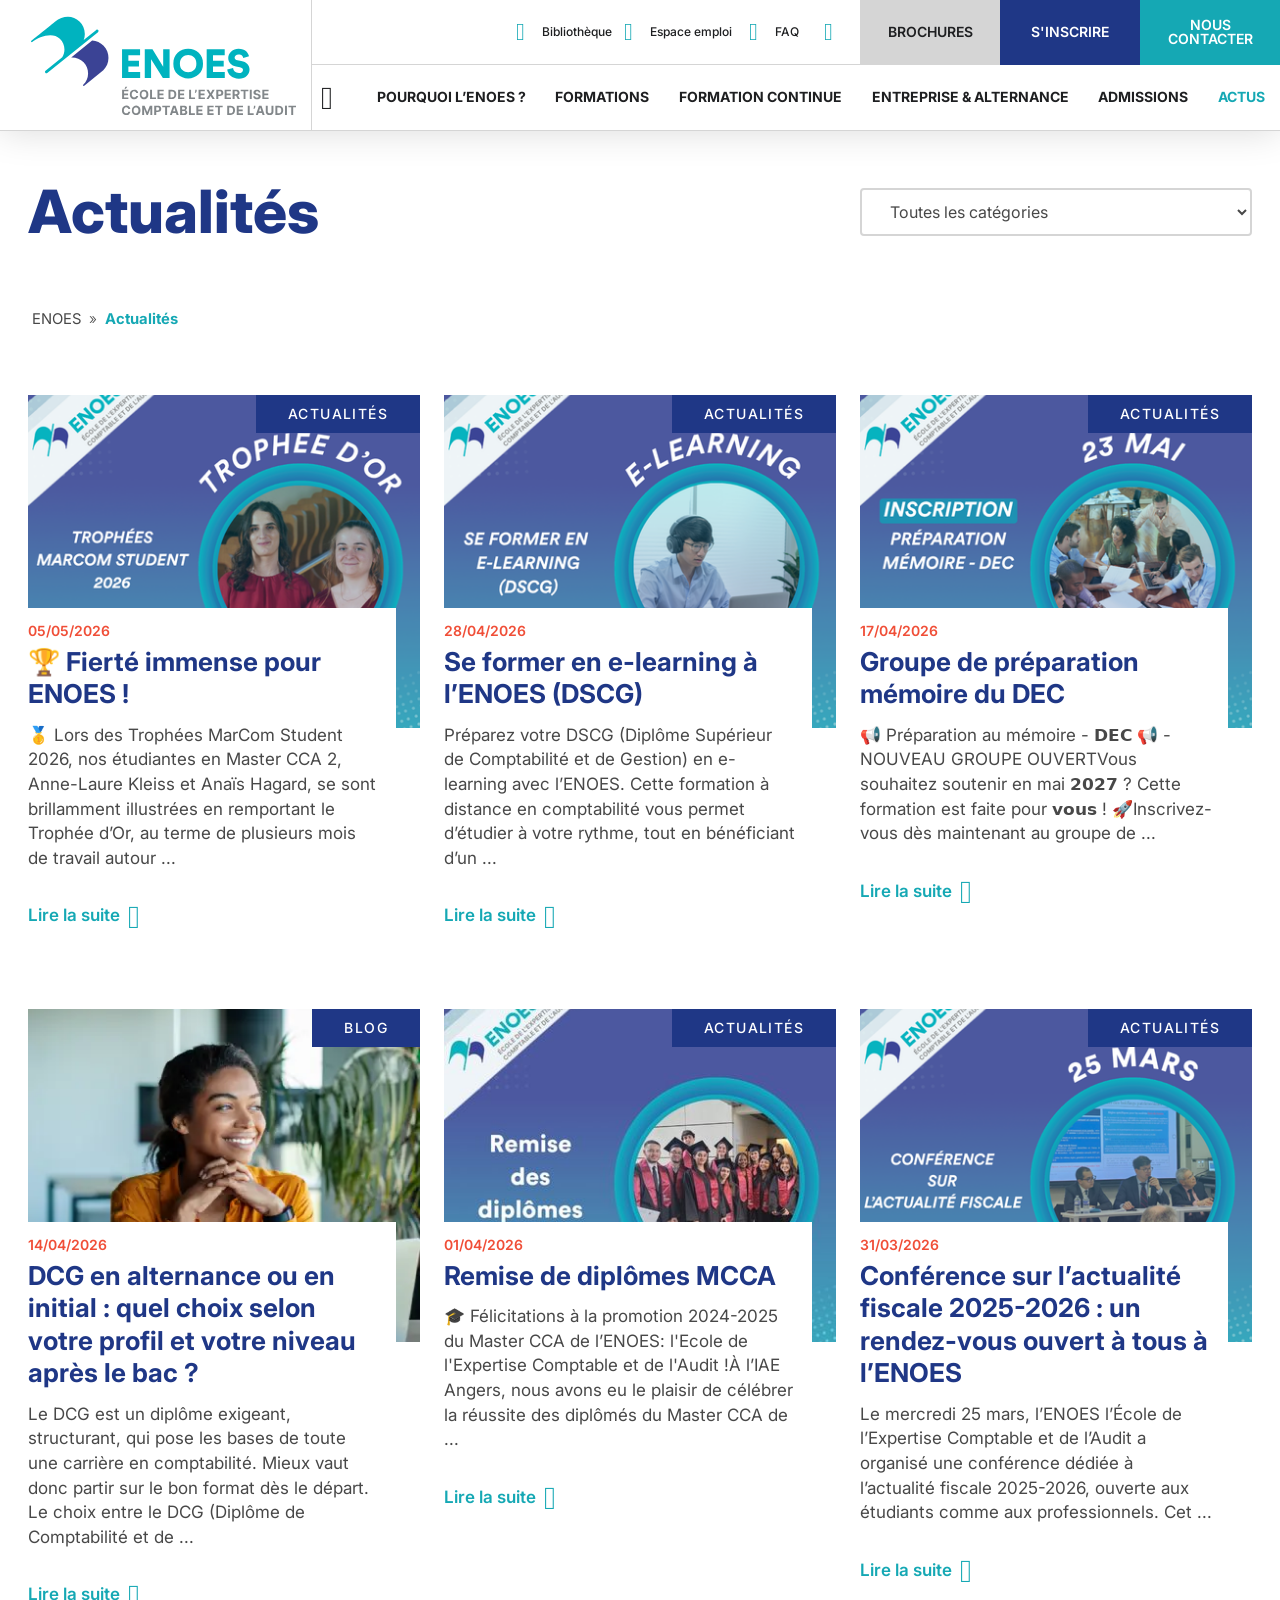
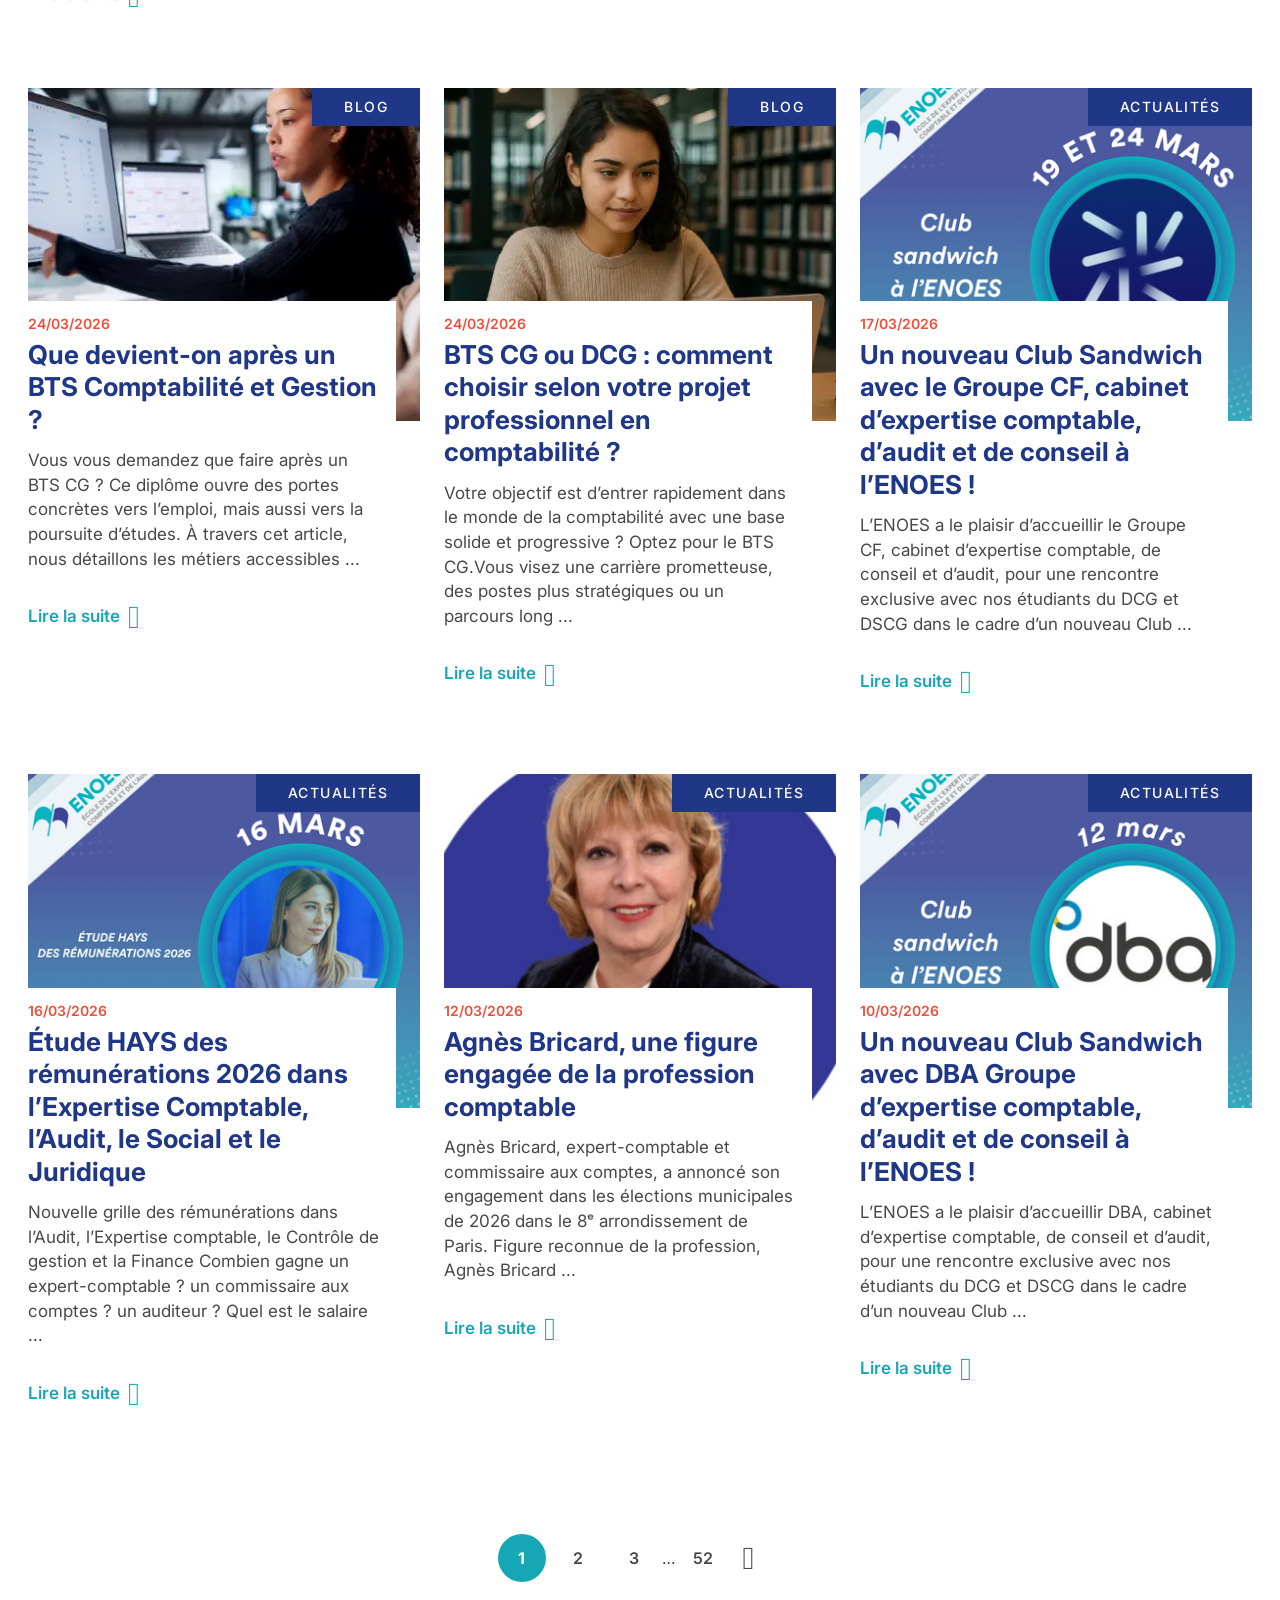
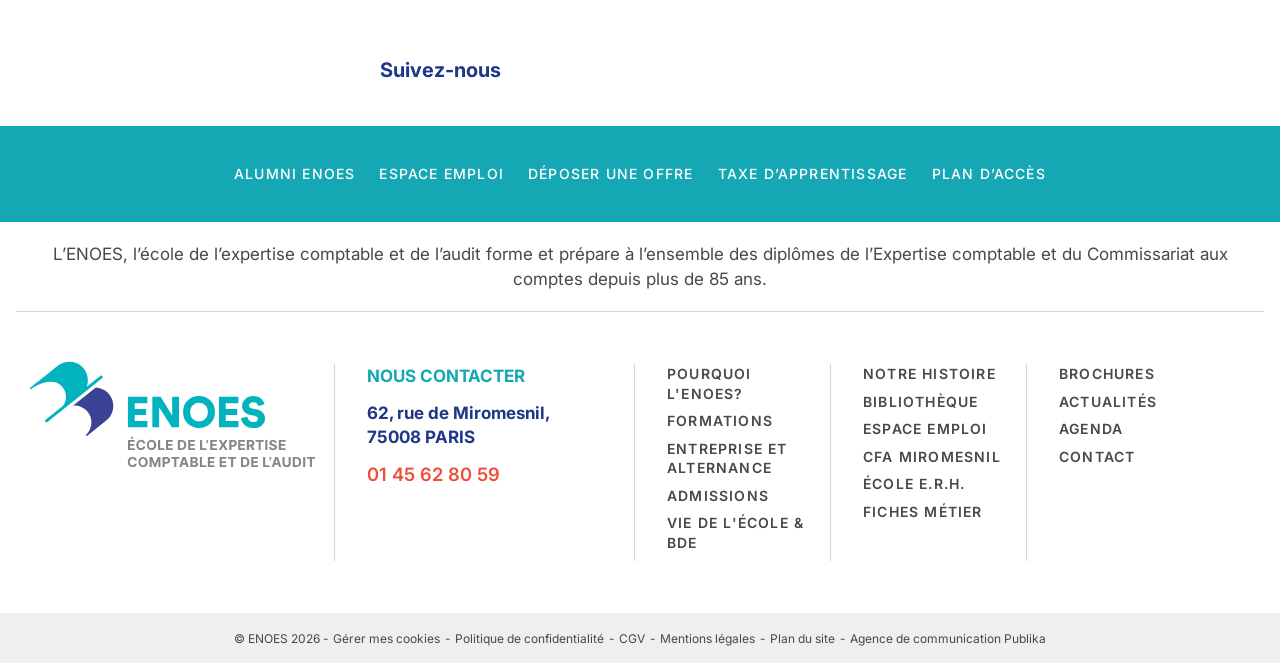
<file: index-original.html>
<!DOCTYPE html>
<html lang="fr-FR">
<head>
  <meta charset="utf-8"/>
  <meta name="viewport" content="width=device-width,initial-scale=1"/>
  <meta name="theme-color" content="#00b3bf">
  <link rel="profile" href="http://gmpg.org/xfn/11">
  <link rel="pingback" href="https://enoes.com/xmlrpc.php">

  <script id="cacsp-gtag-consent-default">
			window.dataLayer = window.dataLayer || [];
			function gtag(){dataLayer.push(arguments);}
			gtag('consent', 'default', {
				'ad_storage': 'denied', 
				'ad_user_data': 'denied', 
				'ad_personalization': 'denied', 
				'analytics_storage': 'denied', 
				'functionality_storage': 'denied', 
				'personalization_storage': 'denied', 
				'security_storage': 'denied', 
				'wait_for_update': 500
			});
			</script>
<meta name='robots' content='index, follow, max-image-preview:large, max-snippet:-1, max-video-preview:-1' />

	<!-- This site is optimized with the Yoast SEO plugin v27.5 - https://yoast.com/product/yoast-seo-wordpress/ -->
	<title>Actualités | ENOES</title>
	<meta name="description" content=": Découvrez les actualités d&#039;ENOES, école d&#039;expertise comptable et d&#039;audit. Restez informé(e) sur formations, événements et réussites !" />
	<link rel="canonical" href="index.html" />
	<link rel="next" href="https://enoes.com/actualites/page/2/" />
	<meta property="og:locale" content="fr_FR" />
	<meta property="og:type" content="article" />
	<meta property="og:title" content="Actualités | ENOES" />
	<meta property="og:description" content=": Découvrez les actualités d&#039;ENOES, école d&#039;expertise comptable et d&#039;audit. Restez informé(e) sur formations, événements et réussites !" />
	<meta property="og:url" content="https://enoes.com/actualites/" />
	<meta property="og:site_name" content="ENOES" />
	<meta name="twitter:card" content="summary_large_image" />
	<meta name="twitter:site" content="@ENOES_compta" />
	<!-- / Yoast SEO plugin. -->


<meta http-equiv="Content-Security-Policy" content="script-src 'self' data: blob: 'unsafe-inline' 'unsafe-eval' https://googletagmanager.com/ https://*.googletagmanager.com/ https://www.recaptcha.net/ https://www.google.com/recaptcha/ https://www.gstatic.com/recaptcha/; img-src 'self' data: blob: https://*.googletagmanager.com/ https://www.google.com/recaptcha/ https://www.gstatic.com/recaptcha/; object-src 'self' data: blob: https://www.gstatic.com/recaptcha/ https://www.google.com/recaptcha/ https://*.googletagmanager.com/; frame-src 'self' data: blob: https://www.gstatic.com/recaptcha/ https://www.google.com/recaptcha/ https://*.googletagmanager.com/; ">
<link rel="alternate" type="application/rss+xml" title="ENOES &raquo; Flux" href="https://enoes.com/feed/" />
<link rel="alternate" type="application/rss+xml" title="ENOES &raquo; Flux des commentaires" href="https://enoes.com/comments/feed/" />
<style id='wp-img-auto-sizes-contain-inline-css'>
img:is([sizes=auto i],[sizes^="auto," i]){contain-intrinsic-size:3000px 1500px}
/*# sourceURL=wp-img-auto-sizes-contain-inline-css */
</style>
<style id='classic-theme-styles-inline-css'>
/*! This file is auto-generated */
.wp-block-button__link{color:#fff;background-color:#32373c;border-radius:9999px;box-shadow:none;text-decoration:none;padding:calc(.667em + 2px) calc(1.333em + 2px);font-size:1.125em}.wp-block-file__button{background:#32373c;color:#fff;text-decoration:none}
/*# sourceURL=/wp-includes/css/classic-themes.min.css */
</style>
<style id='global-styles-inline-css'>
:root{--wp--preset--aspect-ratio--square: 1;--wp--preset--aspect-ratio--4-3: 4/3;--wp--preset--aspect-ratio--3-4: 3/4;--wp--preset--aspect-ratio--3-2: 3/2;--wp--preset--aspect-ratio--2-3: 2/3;--wp--preset--aspect-ratio--16-9: 16/9;--wp--preset--aspect-ratio--9-16: 9/16;--wp--preset--color--black: #000000;--wp--preset--color--cyan-bluish-gray: #abb8c3;--wp--preset--color--white: #ffffff;--wp--preset--color--pale-pink: #f78da7;--wp--preset--color--vivid-red: #cf2e2e;--wp--preset--color--luminous-vivid-orange: #ff6900;--wp--preset--color--luminous-vivid-amber: #fcb900;--wp--preset--color--light-green-cyan: #7bdcb5;--wp--preset--color--vivid-green-cyan: #00d084;--wp--preset--color--pale-cyan-blue: #8ed1fc;--wp--preset--color--vivid-cyan-blue: #0693e3;--wp--preset--color--vivid-purple: #9b51e0;--wp--preset--color--primary-color: #15a8b4;--wp--preset--color--secondary-color: #1f3786;--wp--preset--color--accent-color: #f04e37;--wp--preset--color--text-color: #575757;--wp--preset--color--body-color: #ffffff;--wp--preset--color--gray-shade-1: #f9f9fb;--wp--preset--color--gray-shade-2: #d5d5d5;--wp--preset--color--gray-shade-3: #aaaaac;--wp--preset--color--gray-shade-4: #82878a;--wp--preset--color--gray-shade-5: #1e1f21;--wp--preset--color--cool-gray: #d8e2e7;--wp--preset--color--warm-gray: #f3ebe3;--wp--preset--color--light-gray: #f4f1f1;--wp--preset--color--enoes-primary-color: #15a8b4;--wp--preset--color--enesia-primary-color: #00b933;--wp--preset--color--ecole-est-primary-color: #f79433;--wp--preset--color--erh-primary-color: #00a870;--wp--preset--color--cfa-primary-color: #ed0c6e;--wp--preset--color--groupe-primary-color: #e23a34;--wp--preset--gradient--vivid-cyan-blue-to-vivid-purple: linear-gradient(135deg,rgb(6,147,227) 0%,rgb(155,81,224) 100%);--wp--preset--gradient--light-green-cyan-to-vivid-green-cyan: linear-gradient(135deg,rgb(122,220,180) 0%,rgb(0,208,130) 100%);--wp--preset--gradient--luminous-vivid-amber-to-luminous-vivid-orange: linear-gradient(135deg,rgb(252,185,0) 0%,rgb(255,105,0) 100%);--wp--preset--gradient--luminous-vivid-orange-to-vivid-red: linear-gradient(135deg,rgb(255,105,0) 0%,rgb(207,46,46) 100%);--wp--preset--gradient--very-light-gray-to-cyan-bluish-gray: linear-gradient(135deg,rgb(238,238,238) 0%,rgb(169,184,195) 100%);--wp--preset--gradient--cool-to-warm-spectrum: linear-gradient(135deg,rgb(74,234,220) 0%,rgb(151,120,209) 20%,rgb(207,42,186) 40%,rgb(238,44,130) 60%,rgb(251,105,98) 80%,rgb(254,248,76) 100%);--wp--preset--gradient--blush-light-purple: linear-gradient(135deg,rgb(255,206,236) 0%,rgb(152,150,240) 100%);--wp--preset--gradient--blush-bordeaux: linear-gradient(135deg,rgb(254,205,165) 0%,rgb(254,45,45) 50%,rgb(107,0,62) 100%);--wp--preset--gradient--luminous-dusk: linear-gradient(135deg,rgb(255,203,112) 0%,rgb(199,81,192) 50%,rgb(65,88,208) 100%);--wp--preset--gradient--pale-ocean: linear-gradient(135deg,rgb(255,245,203) 0%,rgb(182,227,212) 50%,rgb(51,167,181) 100%);--wp--preset--gradient--electric-grass: linear-gradient(135deg,rgb(202,248,128) 0%,rgb(113,206,126) 100%);--wp--preset--gradient--midnight: linear-gradient(135deg,rgb(2,3,129) 0%,rgb(40,116,252) 100%);--wp--preset--font-size--small: 13px;--wp--preset--font-size--medium: 20px;--wp--preset--font-size--large: 36px;--wp--preset--font-size--x-large: 42px;--wp--preset--spacing--20: 0.44rem;--wp--preset--spacing--30: 0.67rem;--wp--preset--spacing--40: 1rem;--wp--preset--spacing--50: 1.5rem;--wp--preset--spacing--60: 2.25rem;--wp--preset--spacing--70: 3.38rem;--wp--preset--spacing--80: 5.06rem;--wp--preset--shadow--natural: 6px 6px 9px rgba(0, 0, 0, 0.2);--wp--preset--shadow--deep: 12px 12px 50px rgba(0, 0, 0, 0.4);--wp--preset--shadow--sharp: 6px 6px 0px rgba(0, 0, 0, 0.2);--wp--preset--shadow--outlined: 6px 6px 0px -3px rgb(255, 255, 255), 6px 6px rgb(0, 0, 0);--wp--preset--shadow--crisp: 6px 6px 0px rgb(0, 0, 0);}:where(.is-layout-flex){gap: 0.5em;}:where(.is-layout-grid){gap: 0.5em;}body .is-layout-flex{display: flex;}.is-layout-flex{flex-wrap: wrap;align-items: center;}.is-layout-flex > :is(*, div){margin: 0;}body .is-layout-grid{display: grid;}.is-layout-grid > :is(*, div){margin: 0;}:where(.wp-block-columns.is-layout-flex){gap: 2em;}:where(.wp-block-columns.is-layout-grid){gap: 2em;}:where(.wp-block-post-template.is-layout-flex){gap: 1.25em;}:where(.wp-block-post-template.is-layout-grid){gap: 1.25em;}.has-black-color{color: var(--wp--preset--color--black) !important;}.has-cyan-bluish-gray-color{color: var(--wp--preset--color--cyan-bluish-gray) !important;}.has-white-color{color: var(--wp--preset--color--white) !important;}.has-pale-pink-color{color: var(--wp--preset--color--pale-pink) !important;}.has-vivid-red-color{color: var(--wp--preset--color--vivid-red) !important;}.has-luminous-vivid-orange-color{color: var(--wp--preset--color--luminous-vivid-orange) !important;}.has-luminous-vivid-amber-color{color: var(--wp--preset--color--luminous-vivid-amber) !important;}.has-light-green-cyan-color{color: var(--wp--preset--color--light-green-cyan) !important;}.has-vivid-green-cyan-color{color: var(--wp--preset--color--vivid-green-cyan) !important;}.has-pale-cyan-blue-color{color: var(--wp--preset--color--pale-cyan-blue) !important;}.has-vivid-cyan-blue-color{color: var(--wp--preset--color--vivid-cyan-blue) !important;}.has-vivid-purple-color{color: var(--wp--preset--color--vivid-purple) !important;}.has-black-background-color{background-color: var(--wp--preset--color--black) !important;}.has-cyan-bluish-gray-background-color{background-color: var(--wp--preset--color--cyan-bluish-gray) !important;}.has-white-background-color{background-color: var(--wp--preset--color--white) !important;}.has-pale-pink-background-color{background-color: var(--wp--preset--color--pale-pink) !important;}.has-vivid-red-background-color{background-color: var(--wp--preset--color--vivid-red) !important;}.has-luminous-vivid-orange-background-color{background-color: var(--wp--preset--color--luminous-vivid-orange) !important;}.has-luminous-vivid-amber-background-color{background-color: var(--wp--preset--color--luminous-vivid-amber) !important;}.has-light-green-cyan-background-color{background-color: var(--wp--preset--color--light-green-cyan) !important;}.has-vivid-green-cyan-background-color{background-color: var(--wp--preset--color--vivid-green-cyan) !important;}.has-pale-cyan-blue-background-color{background-color: var(--wp--preset--color--pale-cyan-blue) !important;}.has-vivid-cyan-blue-background-color{background-color: var(--wp--preset--color--vivid-cyan-blue) !important;}.has-vivid-purple-background-color{background-color: var(--wp--preset--color--vivid-purple) !important;}.has-black-border-color{border-color: var(--wp--preset--color--black) !important;}.has-cyan-bluish-gray-border-color{border-color: var(--wp--preset--color--cyan-bluish-gray) !important;}.has-white-border-color{border-color: var(--wp--preset--color--white) !important;}.has-pale-pink-border-color{border-color: var(--wp--preset--color--pale-pink) !important;}.has-vivid-red-border-color{border-color: var(--wp--preset--color--vivid-red) !important;}.has-luminous-vivid-orange-border-color{border-color: var(--wp--preset--color--luminous-vivid-orange) !important;}.has-luminous-vivid-amber-border-color{border-color: var(--wp--preset--color--luminous-vivid-amber) !important;}.has-light-green-cyan-border-color{border-color: var(--wp--preset--color--light-green-cyan) !important;}.has-vivid-green-cyan-border-color{border-color: var(--wp--preset--color--vivid-green-cyan) !important;}.has-pale-cyan-blue-border-color{border-color: var(--wp--preset--color--pale-cyan-blue) !important;}.has-vivid-cyan-blue-border-color{border-color: var(--wp--preset--color--vivid-cyan-blue) !important;}.has-vivid-purple-border-color{border-color: var(--wp--preset--color--vivid-purple) !important;}.has-vivid-cyan-blue-to-vivid-purple-gradient-background{background: var(--wp--preset--gradient--vivid-cyan-blue-to-vivid-purple) !important;}.has-light-green-cyan-to-vivid-green-cyan-gradient-background{background: var(--wp--preset--gradient--light-green-cyan-to-vivid-green-cyan) !important;}.has-luminous-vivid-amber-to-luminous-vivid-orange-gradient-background{background: var(--wp--preset--gradient--luminous-vivid-amber-to-luminous-vivid-orange) !important;}.has-luminous-vivid-orange-to-vivid-red-gradient-background{background: var(--wp--preset--gradient--luminous-vivid-orange-to-vivid-red) !important;}.has-very-light-gray-to-cyan-bluish-gray-gradient-background{background: var(--wp--preset--gradient--very-light-gray-to-cyan-bluish-gray) !important;}.has-cool-to-warm-spectrum-gradient-background{background: var(--wp--preset--gradient--cool-to-warm-spectrum) !important;}.has-blush-light-purple-gradient-background{background: var(--wp--preset--gradient--blush-light-purple) !important;}.has-blush-bordeaux-gradient-background{background: var(--wp--preset--gradient--blush-bordeaux) !important;}.has-luminous-dusk-gradient-background{background: var(--wp--preset--gradient--luminous-dusk) !important;}.has-pale-ocean-gradient-background{background: var(--wp--preset--gradient--pale-ocean) !important;}.has-electric-grass-gradient-background{background: var(--wp--preset--gradient--electric-grass) !important;}.has-midnight-gradient-background{background: var(--wp--preset--gradient--midnight) !important;}.has-small-font-size{font-size: var(--wp--preset--font-size--small) !important;}.has-medium-font-size{font-size: var(--wp--preset--font-size--medium) !important;}.has-large-font-size{font-size: var(--wp--preset--font-size--large) !important;}.has-x-large-font-size{font-size: var(--wp--preset--font-size--x-large) !important;}
/*# sourceURL=global-styles-inline-css */
</style>

<link rel='stylesheet' id='contact-form-7-css' href='plugins/contact-form-7/includes/css/styles.css@ver=6.1.4.tmp.css' media='all' />
<link rel='stylesheet' id='cookies-and-content-security-policy-css' href='plugins/cookies-and-content-security-policy/css/cookies-and-content-security-policy.min.css@ver=2.34.tmp.css' media='all' />
<link rel='stylesheet' id='wpp-css' href='themes/enoes/css/style.css@ver=1.0.tmp.css' media='all' />
<!--n2css--><!--n2js--><script src="https://enoes.com/wp-includes/js/jquery/jquery.min.js?ver=3.7.1" id="jquery-core-js"></script>
<script src="https://enoes.com/wp-includes/js/jquery/jquery-migrate.min.js?ver=3.4.1" id="jquery-migrate-js"></script>
<script src="https://enoes.com/wp-content/themes/enoes/js/swiper-bundle.min.js?ver=8.0.0" id="swiper-js"></script>
<link rel="https://api.w.org/" href="https://enoes.com/wp-json/" /><link rel="EditURI" type="application/rsd+xml" title="RSD" href="https://enoes.com/xmlrpc.php?rsd" />
  <link rel="preconnect" href="https://fonts.googleapis.com">
  <link rel="preconnect" href="https://fonts.gstatic.com" crossorigin>
  <link href="https://fonts.googleapis.com/css2?family=Inter:wght@200..900&display=swap" rel="stylesheet">
  <!-- Google Tag Manager -->
<script>(function(w,d,s,l,i){w[l]=w[l]||[];w[l].push({'gtm.start':
new Date().getTime(),event:'gtm.js'});var f=d.getElementsByTagName(s)[0],
j=d.createElement(s),dl=l!='dataLayer'?'&l='+l:'';j.async=true;j.src=
'https://www.googletagmanager.com/gtm.js?id='+i+dl;f.parentNode.insertBefore(j,f);
})(window,document,'script','dataLayer','GTM-NDHVLD');</script>
<!-- End Google Tag Manager -->
<script>
document.addEventListener( 'wpcf7mailsent', function( event ) {
  //console.log(event.detail.contactFormId);
  if ( event.detail.contactFormId == 93489 || event.detail.contactFormId == 532 ) {
    var inputs = event.detail.inputs;
    var btnLabel = 'Télécharger votre dossier';
    if( event.detail.contactFormId == 93489 ) {
      var fID = inputs[6].value;
    } else {
      var fID = inputs[5].value;
      btnLabel = 'Télécharger la brochure';
    }
    var wppajax = { ajax_url: 'https://enoes.com/wp-admin/admin-ajax.php' };
    jQuery.ajax({
      url : wppajax.ajax_url,
      type : 'get',
      dataType : 'html', 
      data : { action: 'wpp_get_formation_doc_url', form_id : fID, cf7_id : event.detail.contactFormId  },
      success : function( data ) {
        if ( data != '404' ) {
          var output = jQuery('.wpcf7-response-output').text();
          var downloadLink = '<p style="margin:0"><a href="https://enoes.com/actualites/'+data+'" target="_blank" class="btn primary-alt rounded large download-link"><span class="icon-24 icon-next-circle" aria-hidden="true"></span> '+btnLabel+'</a></p>'
          jQuery('.wpcf7-response-output').html('<p>'+output+'</p>' + downloadLink);
        }
      },
    });
  }
});
</script>
    <script>
  document.addEventListener( 'wpcf7mailsent', function( event ) {
    window.dataLayer.push({
      "event" : "formSubmission",
      "formId" : event.detail.contactFormId ,
      "response" : event.detail.inputs
    })
  });
  </script>
  <style type="text/css" id="cookies-and-content-security-policy-css-custom">.modal-cacsp-backdrop {background-color: #484848;}.modal-cacsp-position .modal-cacsp-box > *,.modal-cacsp-position .modal-cacsp-box.modal-cacsp-box-show.modal-cacsp-box-bottom {background-color: #ffffff;}.modal-cacsp-position .modal-cacsp-box .modal-cacsp-box-header {background-color: #ffffff;}.modal-cacsp-position .modal-cacsp-box.modal-cacsp-box-settings .modal-cacsp-box-settings-list ul li:first-child,.modal-cacsp-position .modal-cacsp-box .modal-cacsp-btns,.modal-cacsp-position .modal-cacsp-box.modal-cacsp-box-settings .modal-cacsp-box-settings-list ul li,.modal-cacsp-position .modal-cacsp-box.modal-cacsp-box-show.modal-cacsp-box-bottom {border-color: #efefef;}.modal-cacsp-position, .modal-cacsp-position,.modal-cacsp-position, .modal-cacsp-position *,.modal-cacsp-position .modal-cacsp-box.modal-cacsp-box-settings .modal-cacsp-box-settings-list ul li span.modal-cacsp-toggle-switch.modal-cacsp-toggle-switch-active.disabled span {color: #484848;}.modal-cacsp-position .modal-cacsp-box .modal-cacsp-box-header,.modal-cacsp-position .modal-cacsp-box .modal-cacsp-box-header * {color: #15a8b4;}.modal-cacsp-position .modal-cacsp-box.modal-cacsp-box-settings .modal-cacsp-box-settings-list ul li a.modal-cacsp-toggle-switch.modal-cacsp-toggle-switch-active span {color: #484848;}.modal-cacsp-position .modal-cacsp-box.modal-cacsp-box-settings .modal-cacsp-box-settings-list ul li span.modal-cacsp-toggle-switch.modal-cacsp-toggle-switch-active.disabled span.modal-cacsp-toggle {background-color: rgba(72,72,72, .2);}.modal-cacsp-position .modal-cacsp-box.modal-cacsp-box-settings .modal-cacsp-box-settings-list ul li span.modal-cacsp-toggle-switch.modal-cacsp-toggle-switch-active.disabled span.modal-cacsp-toggle-switch-handle {background-color: #484848;}.modal-cacsp-position .modal-cacsp-box.modal-cacsp-box-settings .modal-cacsp-box-settings-list ul li a.modal-cacsp-toggle-switch span.modal-cacsp-toggle {background-color: rgba(213,213,213, .2);}.modal-cacsp-position .modal-cacsp-box.modal-cacsp-box-settings .modal-cacsp-box-settings-list ul li a.modal-cacsp-toggle-switch span.modal-cacsp-toggle-switch-handle {background-color: #d5d5d5;}.modal-cacsp-position .modal-cacsp-box.modal-cacsp-box-settings .modal-cacsp-box-settings-list ul li a.modal-cacsp-toggle-switch.modal-cacsp-toggle-switch-active span.modal-cacsp-toggle {background-color: rgba(21,168,180, .2);}.modal-cacsp-position .modal-cacsp-box.modal-cacsp-box-settings .modal-cacsp-box-settings-list ul li a.modal-cacsp-toggle-switch.modal-cacsp-toggle-switch-active span.modal-cacsp-toggle-switch-handle {background-color: #15a8b4;}.modal-cacsp-position .modal-cacsp-box.modal-cacsp-box-settings .modal-cacsp-box-settings-list ul li a.modal-cacsp-toggle-switch.modal-cacsp-toggle-switch-active span {color: #15a8b4;}.modal-cacsp-position .modal-cacsp-box .modal-cacsp-btns .modal-cacsp-btn.modal-cacsp-btn-settings {background-color: #ffffff;}.modal-cacsp-position .modal-cacsp-box .modal-cacsp-btns .modal-cacsp-btn.modal-cacsp-btn-settings {border-color: #1f3786;}.modal-cacsp-position .modal-cacsp-box .modal-cacsp-btns .modal-cacsp-btn.modal-cacsp-btn-settings,.modal-cacsp-position .modal-cacsp-box .modal-cacsp-btns .modal-cacsp-btn.modal-cacsp-btn-settings * {color: #1f3786;}.modal-cacsp-position .modal-cacsp-box .modal-cacsp-btns .modal-cacsp-btn.modal-cacsp-btn-refuse,.modal-cacsp-position .modal-cacsp-box .modal-cacsp-btns .modal-cacsp-btn.modal-cacsp-btn-refuse-all {background-color: #efefef;}.modal-cacsp-position .modal-cacsp-box .modal-cacsp-btns .modal-cacsp-btn.modal-cacsp-btn-refuse,.modal-cacsp-position .modal-cacsp-box .modal-cacsp-btns .modal-cacsp-btn.modal-cacsp-btn-refuse-all {border-color: #efefef;}.modal-cacsp-position .modal-cacsp-box .modal-cacsp-btns .modal-cacsp-btn.modal-cacsp-btn-refuse,.modal-cacsp-position .modal-cacsp-box .modal-cacsp-btns .modal-cacsp-btn.modal-cacsp-btn-refuse-all,.modal-cacsp-position .modal-cacsp-box .modal-cacsp-btns .modal-cacsp-btn.modal-cacsp-btn-refuse *,.modal-cacsp-position .modal-cacsp-box .modal-cacsp-btns .modal-cacsp-btn.modal-cacsp-btn-refuse-all * {color: #484848;}.modal-cacsp-position .modal-cacsp-box .modal-cacsp-btns .modal-cacsp-btn.modal-cacsp-btn-save {background-color: #ffffff;}.modal-cacsp-position .modal-cacsp-box .modal-cacsp-btns .modal-cacsp-btn.modal-cacsp-btn-save {border-color: #1f3786;}.modal-cacsp-position .modal-cacsp-box .modal-cacsp-btns .modal-cacsp-btn.modal-cacsp-btn-save,.modal-cacsp-position .modal-cacsp-box .modal-cacsp-btns .modal-cacsp-btn.modal-cacsp-btn-save * {color: #1f3786;}.modal-cacsp-position .modal-cacsp-box .modal-cacsp-btns .modal-cacsp-btn.modal-cacsp-btn-accept,.modal-cacsp-position .modal-cacsp-box .modal-cacsp-btns .modal-cacsp-btn.modal-cacsp-btn-accept-all {background-color: #1f3786;}.modal-cacsp-position .modal-cacsp-box .modal-cacsp-btns .modal-cacsp-btn.modal-cacsp-btn-accept,.modal-cacsp-position .modal-cacsp-box .modal-cacsp-btns .modal-cacsp-btn.modal-cacsp-btn-accept-all {border-color: #1f3786;}.modal-cacsp-position .modal-cacsp-box .modal-cacsp-btns .modal-cacsp-btn.modal-cacsp-btn-accept,.modal-cacsp-position .modal-cacsp-box .modal-cacsp-btns .modal-cacsp-btn.modal-cacsp-btn-accept *,.modal-cacsp-position .modal-cacsp-box .modal-cacsp-btns .modal-cacsp-btn.modal-cacsp-btn-accept-all,.modal-cacsp-position .modal-cacsp-box .modal-cacsp-btns .modal-cacsp-btn.modal-cacsp-btn-accept-all * {color: #ffffff;}</style><link rel="icon" href="uploads/2022/12/cropped-favicon-32x32.png" sizes="32x32" />
<link rel="icon" href="uploads/2022/12/cropped-favicon-192x192.png" sizes="192x192" />
<link rel="apple-touch-icon" href="https://enoes.com/wp-content/uploads/2022/12/cropped-favicon-180x180.png" />
<meta name="msapplication-TileImage" content="https://enoes.com/wp-content/uploads/2022/12/cropped-favicon-270x270.png" />
		<style id="wp-custom-css">
			.page-section h2{
	margin-top: 50px!important
}


.navigation-articles{
	column-gap: 50px
}

.navigation-articles > div{
	width: 50%
}

@media(max-width: 768px){
	.navigation-articles > div{
	width: 100%
}
	
	.navigation-articles{
		flex-direction: column
	}
}		</style>
		  
<style id='wp-block-heading-inline-css'>
h1:where(.wp-block-heading).has-background,h2:where(.wp-block-heading).has-background,h3:where(.wp-block-heading).has-background,h4:where(.wp-block-heading).has-background,h5:where(.wp-block-heading).has-background,h6:where(.wp-block-heading).has-background{padding:1.25em 2.375em}h1.has-text-align-left[style*=writing-mode]:where([style*=vertical-lr]),h1.has-text-align-right[style*=writing-mode]:where([style*=vertical-rl]),h2.has-text-align-left[style*=writing-mode]:where([style*=vertical-lr]),h2.has-text-align-right[style*=writing-mode]:where([style*=vertical-rl]),h3.has-text-align-left[style*=writing-mode]:where([style*=vertical-lr]),h3.has-text-align-right[style*=writing-mode]:where([style*=vertical-rl]),h4.has-text-align-left[style*=writing-mode]:where([style*=vertical-lr]),h4.has-text-align-right[style*=writing-mode]:where([style*=vertical-rl]),h5.has-text-align-left[style*=writing-mode]:where([style*=vertical-lr]),h5.has-text-align-right[style*=writing-mode]:where([style*=vertical-rl]),h6.has-text-align-left[style*=writing-mode]:where([style*=vertical-lr]),h6.has-text-align-right[style*=writing-mode]:where([style*=vertical-rl]){rotate:180deg}
/*# sourceURL=https://enoes.com/wp-includes/blocks/heading/style.min.css */
</style>
<style id='wp-block-list-inline-css'>
ol,ul{box-sizing:border-box}:root :where(.wp-block-list.has-background){padding:1.25em 2.375em}
/*# sourceURL=https://enoes.com/wp-includes/blocks/list/style.min.css */
</style>
<style id='wp-block-paragraph-inline-css'>
.is-small-text{font-size:.875em}.is-regular-text{font-size:1em}.is-large-text{font-size:2.25em}.is-larger-text{font-size:3em}.has-drop-cap:not(:focus):first-letter{float:left;font-size:8.4em;font-style:normal;font-weight:100;line-height:.68;margin:.05em .1em 0 0;text-transform:uppercase}body.rtl .has-drop-cap:not(:focus):first-letter{float:none;margin-left:.1em}p.has-drop-cap.has-background{overflow:hidden}:root :where(p.has-background){padding:1.25em 2.375em}:where(p.has-text-color:not(.has-link-color)) a{color:inherit}p.has-text-align-left[style*="writing-mode:vertical-lr"],p.has-text-align-right[style*="writing-mode:vertical-rl"]{rotate:180deg}
/*# sourceURL=https://enoes.com/wp-includes/blocks/paragraph/style.min.css */
</style>
<style id='wp-block-table-inline-css'>
.wp-block-table{overflow-x:auto}.wp-block-table table{border-collapse:collapse;width:100%}.wp-block-table thead{border-bottom:3px solid}.wp-block-table tfoot{border-top:3px solid}.wp-block-table td,.wp-block-table th{border:1px solid;padding:.5em}.wp-block-table .has-fixed-layout{table-layout:fixed;width:100%}.wp-block-table .has-fixed-layout td,.wp-block-table .has-fixed-layout th{word-break:break-word}.wp-block-table.aligncenter,.wp-block-table.alignleft,.wp-block-table.alignright{display:table;width:auto}.wp-block-table.aligncenter td,.wp-block-table.aligncenter th,.wp-block-table.alignleft td,.wp-block-table.alignleft th,.wp-block-table.alignright td,.wp-block-table.alignright th{word-break:break-word}.wp-block-table .has-subtle-light-gray-background-color{background-color:#f3f4f5}.wp-block-table .has-subtle-pale-green-background-color{background-color:#e9fbe5}.wp-block-table .has-subtle-pale-blue-background-color{background-color:#e7f5fe}.wp-block-table .has-subtle-pale-pink-background-color{background-color:#fcf0ef}.wp-block-table.is-style-stripes{background-color:initial;border-collapse:inherit;border-spacing:0}.wp-block-table.is-style-stripes tbody tr:nth-child(odd){background-color:#f0f0f0}.wp-block-table.is-style-stripes.has-subtle-light-gray-background-color tbody tr:nth-child(odd){background-color:#f3f4f5}.wp-block-table.is-style-stripes.has-subtle-pale-green-background-color tbody tr:nth-child(odd){background-color:#e9fbe5}.wp-block-table.is-style-stripes.has-subtle-pale-blue-background-color tbody tr:nth-child(odd){background-color:#e7f5fe}.wp-block-table.is-style-stripes.has-subtle-pale-pink-background-color tbody tr:nth-child(odd){background-color:#fcf0ef}.wp-block-table.is-style-stripes td,.wp-block-table.is-style-stripes th{border-color:#0000}.wp-block-table.is-style-stripes{border-bottom:1px solid #f0f0f0}.wp-block-table .has-border-color td,.wp-block-table .has-border-color th,.wp-block-table .has-border-color tr,.wp-block-table .has-border-color>*{border-color:inherit}.wp-block-table table[style*=border-top-color] tr:first-child,.wp-block-table table[style*=border-top-color] tr:first-child td,.wp-block-table table[style*=border-top-color] tr:first-child th,.wp-block-table table[style*=border-top-color]>*,.wp-block-table table[style*=border-top-color]>* td,.wp-block-table table[style*=border-top-color]>* th{border-top-color:inherit}.wp-block-table table[style*=border-top-color] tr:not(:first-child){border-top-color:initial}.wp-block-table table[style*=border-right-color] td:last-child,.wp-block-table table[style*=border-right-color] th,.wp-block-table table[style*=border-right-color] tr,.wp-block-table table[style*=border-right-color]>*{border-right-color:inherit}.wp-block-table table[style*=border-bottom-color] tr:last-child,.wp-block-table table[style*=border-bottom-color] tr:last-child td,.wp-block-table table[style*=border-bottom-color] tr:last-child th,.wp-block-table table[style*=border-bottom-color]>*,.wp-block-table table[style*=border-bottom-color]>* td,.wp-block-table table[style*=border-bottom-color]>* th{border-bottom-color:inherit}.wp-block-table table[style*=border-bottom-color] tr:not(:last-child){border-bottom-color:initial}.wp-block-table table[style*=border-left-color] td:first-child,.wp-block-table table[style*=border-left-color] th,.wp-block-table table[style*=border-left-color] tr,.wp-block-table table[style*=border-left-color]>*{border-left-color:inherit}.wp-block-table table[style*=border-style] td,.wp-block-table table[style*=border-style] th,.wp-block-table table[style*=border-style] tr,.wp-block-table table[style*=border-style]>*{border-style:inherit}.wp-block-table table[style*=border-width] td,.wp-block-table table[style*=border-width] th,.wp-block-table table[style*=border-width] tr,.wp-block-table table[style*=border-width]>*{border-style:inherit;border-width:inherit}
/*# sourceURL=https://enoes.com/wp-includes/blocks/table/style.min.css */
</style>
<style id='wp-block-table-theme-inline-css'>
.wp-block-table{margin:0 0 1em}.wp-block-table td,.wp-block-table th{word-break:normal}.wp-block-table :where(figcaption){color:#555;font-size:13px;text-align:center}.is-dark-theme .wp-block-table :where(figcaption){color:#ffffffa6}
/*# sourceURL=https://enoes.com/wp-includes/blocks/table/theme.min.css */
</style>

</head>
<body itemscope itemtype="http://schema.org/LocalBusiness" class="blog wp-custom-logo wp-theme-enoes">
<!-- Google Tag Manager (noscript) -->
<noscript><iframe src="ns.html@id=GTM-NDHVLD.tmp.html"
height="0" width="0" style="display:none;visibility:hidden"></iframe></noscript>
<!-- End Google Tag Manager (noscript) -->

<header class="main-header" >
  <div class="header-wrapper">

    <div class="logo">
              <a href="https://enoes.com/" class="custom-logo-link" rel="home"><img src="uploads/2022/12/logo-enoes.svg" class="custom-logo" alt="logo ENOES" decoding="async" /></a>          </div>

    <div class="navbar">
        <div class="navbar__top">
          
          <div class="shortcuts">
                                  <a href="https://enoes.com/bibliotheque/">
              <span class="icon-24 icon-book" aria-hidden="true"></span>
                            <span class="text">Bibliothèque</span>
                          </a>
                                    <a href="https://enoes.com/espace-emploi/">
              <span class="icon-24 icon-lock" aria-hidden="true"></span>
                            <span class="text">Espace emploi</span>
                          </a>
                                    <a href="https://enoes.com/foire-aux-questions/">
              <span class="icon-24 icon-faq" aria-hidden="true"></span>
                            <span class="text">FAQ</span>
                          </a>
                      
            <div class="search-form">
              <form action="https://enoes.com" method="get" id="search">
                <input type="text" name="s" id="search-field" placeholder="Recherche">
                <button class="search" aria-label="Recherche">
                  <span class="icon-24 icon-search" aria-hidden="true"></span>
                </button>
              </form>
            </div>
    
            <button class="search-button" aria-label="Recherche">
              <span class="icon-24 icon-search" aria-hidden="true"></span>
            </button>
    
            <button class="hamburger-button js_menu-toggle">
              <span class="menu-icon" aria-hidden="true"></span>
              <span class="text">Menu</span>
            </button>
    
          </div>
          
                    <div class="cta-buttons">
                        <a href="https://enoes.com/brochures/" class="main-button">
                          Brochures                        </a>
                                    <a href="https://enoes.com/inscription/" class="main-button primary-alt"> 
                          S'inscrire                        </a>
                                    <a href="https://enoes.com/contact/" class="main-button primary">
                          Nous contacter                        </a>
                      </div>
          
        </div>

        <div class="navbar__bottom">
          <nav class="main-nav">
            <ul class=""><li class="menu-item-home"><a href="https://enoes.com"><span class="icon-24 icon-home" aria-hidden="true"></span><span class="text">Accueil</span></a></li>
<li id="menu-item-92933" class="dlk-pourquoi-lenoes menu-item-92933 menu-item-has-children menu-item-object-custom menu-item-type-custom menu-item"><a>Pourquoi l&#8217;ENOES ?</a>
<ul class="sub-menu">
	<li id="menu-item-92473" class="dlk-nos-atouts menu-item-92473 menu-item-object-page menu-item-type-post_type menu-item"><a href="https://enoes.com/pourquoi-lenoes/">Nos atouts</a></li>
	<li id="menu-item-92474" class="menu-item menu-item-type-post_type menu-item-object-page menu-item-92474"><a href="https://enoes.com/pourquoi-lenoes/lequipe/">L’équipe</a></li>
	<li id="menu-item-92580" class="menu-item menu-item-type-post_type menu-item-object-page menu-item-92580"><a href="https://enoes.com/pourquoi-lenoes/temoignages/">Témoignages</a></li>
	<li id="menu-item-92941" class="menu-item menu-item-type-post_type menu-item-object-page menu-item-92941"><a href="https://enoes.com/pourquoi-lenoes/notre-histoire/">Notre histoire</a></li>
	<li id="menu-item-173570" class="menu-item menu-item-type-post_type menu-item-object-page menu-item-173570"><a href="https://enoes.com/pourquoi-lenoes/meilleure-ecole-comptabilite-gestion/">Meilleure école de comptabilité et de gestion</a></li>
	<li id="menu-item-92593" class="menu-item menu-item-type-post_type menu-item-object-page menu-item-92593"><a href="https://enoes.com/pourquoi-lenoes/vie-de-lecole/">Vie de l&#8217;école &#038; BDE</a></li>
</ul>
</li>
<li id="menu-item-170288" class="dlk-formations menu-item-170288 menu-item-has-children menu-item-object-custom menu-item-type-custom menu-item"><a href="index.html#">Formations</a>
<ul class="sub-menu">
	<li id="menu-item-264" class="dlk-cursus-et-passerelles menu-item-264 menu-item-object-page menu-item-type-post_type menu-item"><a href="https://enoes.com/formations/">Cursus et passerelles</a></li>
	<li id="menu-item-265" class="dlk-bac-2 menu-item-265 menu-item-has-children menu-item-object-custom menu-item-type-custom menu-item"><a>Bac +2</a>
	<ul class="sub-menu">
		<li id="menu-item-234" class="dlk-bts-cg menu-item-234 menu-item-object-formations menu-item-type-post_type menu-item"><a href="https://enoes.com/formations/bts-comptabilite-gestion/">BTS CG</a></li>
	</ul>
</li>
	<li id="menu-item-266" class="dlk-bac-3 menu-item-266 menu-item-has-children menu-item-object-custom menu-item-type-custom menu-item"><a href="index.html#">Bac +3</a>
	<ul class="sub-menu">
		<li id="menu-item-248" class="dlk-dcg menu-item-248 menu-item-object-formations menu-item-type-post_type menu-item"><a href="https://enoes.com/formations/dcg/">DCG</a></li>
		<li id="menu-item-537" class="menu-item menu-item-type-post_type menu-item-object-formations menu-item-537"><a href="https://enoes.com/formations/dcg/double-cursus-dcg-ia-business/">Double Cursus DCG + Bachelor IA &#038; BUSINESS</a></li>
		<li id="menu-item-535" class="dlk- menu-item-535 menu-item-object-formations menu-item-type-post_type menu-item"><a href="https://enoes.com/formations/bachelor-data-analyst/">Bachelor Data Analyst</a></li>
		<li id="menu-item-536" class="dlk- menu-item-536 menu-item-object-formations menu-item-type-post_type menu-item"><a href="https://enoes.com/formations/bachelor-responsable-gestion-comptable-numerique/">Bachelor Responsable de Gestion Comptable Numérique</a></li>
		<li id="menu-item-739" class="dlk- menu-item-739 menu-item-object-formations menu-item-type-post_type menu-item"><a href="https://enoes.com/formations/licence-comptabilite-gestion/">Licence pro Comptabilité Gestion</a></li>
		<li id="menu-item-738" class="dlk- menu-item-738 menu-item-object-formations menu-item-type-post_type menu-item"><a href="https://enoes.com/formations/bachelor-controleur-et-analyste-de-gestion/">Bachelor Contrôleur et Analyste de Gestion</a></li>
		<li id="menu-item-92654" class="dlk- menu-item-92654 menu-item-object-formations menu-item-type-post_type menu-item"><a href="https://enoes.com/formations/licence-pro-gestion-paie-administration-personnel/">Licence Pro Gestion de Paie et Administration du Personnel</a></li>
		<li id="menu-item-92662" class="dlk-licence-pro-dassistante-en-gestion-de-ressources-humaines menu-item-92662 menu-item-object-formations menu-item-type-post_type menu-item"><a href="https://enoes.com/formations/licence-pro-dassistante-en-gestion-des-ressources-humaines/">Licence Pro d’Assistant(e) en Gestion de Ressources Humaines</a></li>
	</ul>
</li>
	<li id="menu-item-539" class="dlk-bac-5 menu-item-539 menu-item-has-children menu-item-object-custom menu-item-type-custom menu-item"><a>Bac +5</a>
	<ul class="sub-menu">
		<li id="menu-item-540" class="dlk-dscg menu-item-540 menu-item-object-formations menu-item-type-post_type menu-item"><a href="https://enoes.com/formations/dscg/">DSCG</a></li>
		<li id="menu-item-741" class="dlk- menu-item-741 menu-item-object-formations menu-item-type-post_type menu-item"><a href="https://enoes.com/formations/mastere-auditeur/">Mastère Auditeur, Risques, Conformité et Durabilité</a></li>
		<li id="menu-item-742" class="dlk- menu-item-742 menu-item-object-formations menu-item-type-post_type menu-item"><a href="https://enoes.com/formations/mastere-consolidation/">Mastère Manager Reporting et Consolidation</a></li>
		<li id="menu-item-740" class="dlk-master-cca-universite-dangers menu-item-740 menu-item-object-formations menu-item-type-post_type menu-item"><a href="https://enoes.com/formations/master-cca/">Master CCA Université d’Angers</a></li>
		<li id="menu-item-149937" class="dlk-master-cgao-controle-de-gestion-et-audit-organisationnel-universite-paris-cite menu-item-149937 menu-item-object-custom menu-item-type-custom menu-item"><a href="https://enoes.com/formations/master-cgao-de-luniversite-paris-cite-en-partenariat-avec-lenoes/">Master CGAO &#8211; Contrôle de Gestion et Audit Organisationnel &#8211; Université Paris Cité</a></li>
		<li id="menu-item-170490" class="dlk-master-mae-de-liae-angers-en-partenariat-avec-lenoes menu-item-170490 menu-item-object-custom menu-item-type-custom menu-item"><a href="https://www.ecole-audit.fr/formations/master-management-et-administration-des-entreprises/">Master MAE de l’IAE Angers en partenariat avec l’ENOES</a></li>
	</ul>
</li>
	<li id="menu-item-823" class="dlk-bac-8 menu-item-823 menu-item-has-children menu-item-object-custom menu-item-type-custom menu-item"><a>Bac +8</a>
	<ul class="sub-menu">
		<li id="menu-item-850" class="dlk-dec-diplome-dexpertise-comptable menu-item-850 menu-item-object-formations menu-item-type-post_type menu-item"><a href="https://enoes.com/formations/dec/">DEC – Diplôme d’Expertise Comptable</a></li>
	</ul>
</li>
	<li id="menu-item-822" class="dlk- menu-item-822 menu-item-object-formations menu-item-type-post_type menu-item"><a href="https://enoes.com/formations/vae-dcg-dscg/">VAE DCG DSCG</a></li>
	<li id="menu-item-348" class="dlk-cpfcac menu-item-348 menu-item-object-formations menu-item-type-post_type menu-item"><a href="https://enoes.com/formations/cpfcac/">CPFCAC</a></li>
	<li id="menu-item-538" class="dlk-cafcac menu-item-538 menu-item-object-formations menu-item-type-post_type menu-item"><a href="https://enoes.com/formations/cafcac/">CAFCAC</a></li>
	<li id="menu-item-170491" class="dlk-eafcac menu-item-170491 menu-item-object-custom menu-item-type-custom menu-item"><a href="https://www.ecole-audit.fr/formations/eafcac-epreuve-aux-fonctions-de-commissaire-aux-comptes/">EAFCAC</a></li>
	<li id="menu-item-170115" class="dlk-du-audit-de-iae-angers menu-item-170115 menu-item-object-custom menu-item-type-custom menu-item"><a href="https://enoes.com/formations/du-audit/">DU Audit de IAE ANGERS</a></li>
</ul>
</li>
<li id="menu-item-113861" class="dlk-formation-continue menu-item-113861 menu-item-has-children menu-item-object-page menu-item-type-post_type menu-item"><a href="https://enoes.com/formation-continue/">FORMATION CONTINUE</a>
<ul class="sub-menu">
	<li id="menu-item-178254" class="menu-item menu-item-type-post_type menu-item-object-page menu-item-178254"><a href="https://enoes.com/formation-continue/formation-continue-gestionnaire-paie-et-administration-du-personnel/">Gestionnaire paie et administration du personnel</a></li>
	<li id="menu-item-178255" class="menu-item menu-item-type-post_type menu-item-object-page menu-item-178255"><a href="https://enoes.com/formation-continue/formation-continue-cycle-paie-social/">Cycle paie social</a></li>
	<li id="menu-item-137021" class="dlk-reussissez-la-transformation-digitale-de-votre-organisation menu-item-137021 menu-item-object-custom menu-item-type-custom menu-item"><a href="https://enoes.com/formation-continue/cycle-de-formation-reussissez-la-transformation-digitale-de-votre-organisation/">Réussissez la transformation digitale de votre organisation</a></li>
	<li id="menu-item-180850" class="menu-item menu-item-type-post_type menu-item-object-page menu-item-has-children menu-item-180850"><a href="https://enoes.com/formation-continue/construire-la-mission-de-durabilite/">Formation durabilité</a>
	<ul class="sub-menu">
		<li id="menu-item-137025" class="dlk-les-fondamentaux-de-la-durabilite menu-item-137025 menu-item-object-custom menu-item-type-custom menu-item"><a href="https://enoes.com/formation-continue/les-fondamentaux-de-la-durabilite/">Les fondamentaux de la durabilité</a></li>
		<li id="menu-item-137027" class="dlk-durabiliteam-cncc-formations menu-item-137027 menu-item-object-custom menu-item-type-custom menu-item"><a href="https://enoes.com/formation-continue/durabiliteam-cncc-formations/">Durabiliteam – CNCC Formations</a></li>
		<li id="menu-item-137030" class="dlk-la-mise-en-pratique-de-laudit-de-durabilite menu-item-137030 menu-item-object-custom menu-item-type-custom menu-item"><a href="https://enoes.com/formation-continue/mise-en-pratique-de-l-audit-de-durabilite/">La mise en pratique de l’audit de durabilité</a></li>
	</ul>
</li>
	<li id="menu-item-137026" class="dlk-integrer-les-bonnes-pratiques-de-la-rse-dans-la-strategie-de-lentreprise menu-item-137026 menu-item-object-custom menu-item-type-custom menu-item"><a href="https://enoes.com/formation-continue/cycle-de-formation-bonnes-pratiques-rse/">Intégrer les bonnes pratiques de la RSE dans la stratégie de l&#8217;entreprise</a></li>
	<li id="menu-item-158779" class="menu-item menu-item-type-post_type menu-item-object-page menu-item-158779"><a href="https://enoes.com/formation-continue/facture-electronique/">Anticipez l’arrivée de la facture électronique</a></li>
	<li id="menu-item-166148" class="dlk-transformation-des-metiers-de-la-profession-comptable menu-item-166148 menu-item-object-custom menu-item-type-custom menu-item"><a href="https://enoes.com/formation-continue/transformation-des-metiers-de-la-profession-comptable/">Transformation des métiers de la profession comptable</a></li>
</ul>
</li>
<li id="menu-item-92935" class="dlk-entreprise-alternance menu-item-92935 menu-item-has-children menu-item-object-custom menu-item-type-custom menu-item"><a>Entreprise &#038; alternance</a>
<ul class="sub-menu">
	<li id="menu-item-92520" class="dlk-pourquoi-choisir-lalternance menu-item-92520 menu-item-object-page menu-item-type-post_type menu-item"><a href="https://enoes.com/entreprise-et-alternance/">Pourquoi choisir l’alternance ?</a></li>
	<li id="menu-item-92554" class="menu-item menu-item-type-post_type menu-item-object-page menu-item-92554"><a href="https://enoes.com/entreprise-et-alternance/recruter-a-lenoes/">Recruter à l’ENOES</a></li>
	<li id="menu-item-92533" class="menu-item menu-item-type-post_type menu-item-object-page menu-item-92533"><a href="https://enoes.com/entreprise-et-alternance/partenariats/">Partenariats</a></li>
	<li id="menu-item-97813" class="menu-item menu-item-type-post_type menu-item-object-page menu-item-97813"><a href="https://enoes.com/entreprise-et-alternance/taxe-dapprentissage/">Taxe d’apprentissage</a></li>
</ul>
</li>
<li id="menu-item-92936" class="dlk-admissions menu-item-92936 menu-item-has-children menu-item-object-custom menu-item-type-custom menu-item"><a>Admissions</a>
<ul class="sub-menu">
	<li id="menu-item-92507" class="dlk-processus-dadmissions menu-item-92507 menu-item-object-page menu-item-type-post_type menu-item"><a href="https://enoes.com/admissions/">Processus d&#8217;admissions</a></li>
	<li id="menu-item-92508" class="dlk-faq menu-item-92508 menu-item-object-page menu-item-type-post_type menu-item"><a href="https://enoes.com/foire-aux-questions/">FAQ</a></li>
</ul>
</li>
<li id="menu-item-227" class="dlk-actus menu-item-227 current_page_parent current_page_item page-item-225 page_item current-menu-item menu-item-object-page menu-item-type-post_type menu-item"><a href="index.html" aria-current="page">Actus</a></li>
<li id="menu-item-341" class="dlk-bibliotheque menu-item-341 menu-item-object-page menu-item-type-post_type menu-item mobile-only"><a href="https://enoes.com/bibliotheque/">Bibliothèque</a></li>
<li id="menu-item-92496" class="dlk-faq menu-item-92496 menu-item-object-page menu-item-type-post_type menu-item mobile-only"><a href="https://enoes.com/foire-aux-questions/">FAQ</a></li>
<li id="menu-item-92799" class="dlk- menu-item-92799 menu-item-object-page menu-item-type-post_type menu-item mobile-only"><a href="https://enoes.com/espace-emploi/">Espace emploi</a></li>
</ul>
            
          </nav>
        <div class="nav-overlay" aria-hidden="true"></div>
        </div>

      </div>

    </div>
  </header>

  <div class="cta-buttons">
        <a href="https://enoes.com/brochures/" class="main-button">
          Brochures        </a>
            <a href="https://enoes.com/inscription/" class="main-button primary-alt">
          S'inscrire        </a>
            <a href="https://enoes.com/contact/" class="main-button primary">
          Nous contacter        </a>
      </div>


<section class="post-182092 post type-post status-publish format-standard has-post-thumbnail hentry category-actualites" >
  <div class="wrapper">
    <div class="row middle archive-title">
      <div class="col s12 m6 l8">
              <h1 class="primary-color-alt">Actualités</h1>
              </div>

      <div class="col s12 m6 l4">
        <div class="ta-right-m">
          <select name="categories-filter" id="js_categories-filter" class="archives-filter">
            <option value="0">Toutes les catégories</option>
                        <option value="actualites">Actualités (586)</option>
                        <option value="agenda">Agenda (163)</option>
                        <option value="bibliotheque">Bibliothèque (9)</option>
                        <option value="blog">Blog (4)</option>
                        <option value="brochures">Brochures (2)</option>
                        <option value="partenariat">Partenariat (1)</option>
                      </select>
          <script>
            (function ($) {
            'use strict';
              $(document).ready(function() {
                $('#js_categories-filter').on('change', function() {
                  var optValue = $(this).val();
                  if (optValue != 0 ) {
                    window.location.href= "https://enoes.com/categories/"+ optValue;
                  } else {
                    window.location.href= "https://enoes.com/actualites/";
                  }
                });
              });
            } (jQuery));
          </script>
        </div>
      </div>

    </div>

    
<div class="main-breadcrumb">
  <div class="wrapper">
    <p id="breadcrumbs"><span><span><a href="https://enoes.com/">ENOES</a></span> » <span class="breadcrumb_last" aria-current="page"><strong>Actualités</strong></span></span></p>  </div>
</div>

  </div>
</section>

  <div class="wrapper">
    <div class="entry-list">
      <div class="row">
                <div class="col s12 m6 l4 xl3">
          
<article class="entry-item post-182092 post type-post status-publish format-standard has-post-thumbnail hentry category-actualites" id="post-182092">
  
  <figure>
    <a href="https://enoes.com/actualites/%f0%9f%8f%86-fierte-immense-pour-enoes/" title="🏆 Fierté immense pour ENOES !">
      <span class="entry-cat">Actualités</span>
              <img width="400" height="400" src="uploads/2026/05/SITE_VIGNETTES_ACTUS-39.png" class="attachment-entry-thumb size-entry-thumb wp-post-image" alt="" decoding="async" fetchpriority="high" srcset="uploads/2026/05/SITE_VIGNETTES_ACTUS-39.png 400w, uploads/2026/05/SITE_VIGNETTES_ACTUS-39-300x300.png 300w, uploads/2026/05/SITE_VIGNETTES_ACTUS-39-150x150.png 150w" sizes="(max-width: 400px) 100vw, 400px" />            </a>
  </figure>
  
  
  <div class="entry__content">
    <time class="entry-date" datetime="2026-05-05T14:35:49+02:00" >
      05/05/2026    </time>
    <h2 class="entry-title">
      <a href="https://enoes.com/actualites/%f0%9f%8f%86-fierte-immense-pour-enoes/" title="🏆 Fierté immense pour ENOES !" rel="bookmark">
        🏆 Fierté immense pour ENOES !      </a>
    </h2>

        <div class="entry-excerpt">
            <p>🥇 Lors des Trophées MarCom Student 2026, nos étudiantes en Master CCA 2, Anne-Laure Kleiss et Anaïs Hagard, se sont brillamment illustrées en remportant le Trophée d’Or, au terme de plusieurs mois de travail autour ...</p>
    </div>
    
    <p>
      <a href="https://enoes.com/actualites/%f0%9f%8f%86-fierte-immense-pour-enoes/" class="see-more-button">
        Lire la suite        <span class="icon-32 icon-next" aria-hidden="true"></span>
      </a>
    </p>
  </div>

</article>        </div>
                <div class="col s12 m6 l4 xl3">
          
<article class="entry-item post-181511 post type-post status-publish format-standard has-post-thumbnail hentry category-actualites" id="post-181511">
  
  <figure>
    <a href="https://enoes.com/actualites/se-former-en-e-learning-a-lenoes-dscg/" title="Se former en e-learning à l’ENOES (DSCG)">
      <span class="entry-cat">Actualités</span>
              <img width="400" height="400" src="uploads/2026/04/SITE_VIGNETTES_ACTUS-28.png" class="attachment-entry-thumb size-entry-thumb wp-post-image" alt="Se former en e-learning à l’ENOES" decoding="async" srcset="uploads/2026/04/SITE_VIGNETTES_ACTUS-28.png 400w, uploads/2026/04/SITE_VIGNETTES_ACTUS-28-300x300.png 300w, uploads/2026/04/SITE_VIGNETTES_ACTUS-28-150x150.png 150w" sizes="(max-width: 400px) 100vw, 400px" />            </a>
  </figure>
  
  
  <div class="entry__content">
    <time class="entry-date" datetime="2026-04-28T16:57:09+02:00" >
      28/04/2026    </time>
    <h2 class="entry-title">
      <a href="https://enoes.com/actualites/se-former-en-e-learning-a-lenoes-dscg/" title="Se former en e-learning à l’ENOES (DSCG)" rel="bookmark">
        Se former en e-learning à l’ENOES (DSCG)      </a>
    </h2>

        <div class="entry-excerpt">
            <p>Préparez votre DSCG (Diplôme Supérieur de Comptabilité et de Gestion) en e-learning avec l’ENOES. Cette formation à distance en comptabilité vous permet d’étudier à votre rythme, tout en bénéficiant d’un ...</p>
    </div>
    
    <p>
      <a href="https://enoes.com/actualites/se-former-en-e-learning-a-lenoes-dscg/" class="see-more-button">
        Lire la suite        <span class="icon-32 icon-next" aria-hidden="true"></span>
      </a>
    </p>
  </div>

</article>        </div>
                <div class="col s12 m6 l4 xl3">
          
<article class="entry-item post-180599 post type-post status-publish format-standard has-post-thumbnail hentry category-actualites" id="post-180599">
  
  <figure>
    <a href="https://enoes.com/actualites/groupe-de-preparation-memoire-du-dec/" title="Groupe de préparation mémoire du DEC">
      <span class="entry-cat">Actualités</span>
              <img width="400" height="400" src="uploads/2026/04/SITE_VIGNETTES_ACTUS-3.png" class="attachment-entry-thumb size-entry-thumb wp-post-image" alt="préparation mémoire du DEC" decoding="async" srcset="uploads/2026/04/SITE_VIGNETTES_ACTUS-3.png 400w, uploads/2026/04/SITE_VIGNETTES_ACTUS-3-300x300.png 300w, uploads/2026/04/SITE_VIGNETTES_ACTUS-3-150x150.png 150w" sizes="(max-width: 400px) 100vw, 400px" />            </a>
  </figure>
  
  
  <div class="entry__content">
    <time class="entry-date" datetime="2026-04-17T12:51:02+02:00" >
      17/04/2026    </time>
    <h2 class="entry-title">
      <a href="https://enoes.com/actualites/groupe-de-preparation-memoire-du-dec/" title="Groupe de préparation mémoire du DEC" rel="bookmark">
        Groupe de préparation mémoire du DEC      </a>
    </h2>

        <div class="entry-excerpt">
            <p>📢 Préparation au mémoire - 𝗗𝗘𝗖 📢 - NOUVEAU GROUPE OUVERTVous souhaitez soutenir en mai 𝟮𝟬𝟮𝟳 ? Cette formation est faite pour 𝘃𝗼𝘂𝘀 ! 🚀Inscrivez-vous dès maintenant au groupe de ...</p>
    </div>
    
    <p>
      <a href="https://enoes.com/actualites/groupe-de-preparation-memoire-du-dec/" class="see-more-button">
        Lire la suite        <span class="icon-32 icon-next" aria-hidden="true"></span>
      </a>
    </p>
  </div>

</article>        </div>
                <div class="col s12 m6 l4 xl3">
          
<article class="entry-item post-180168 post type-post status-publish format-standard has-post-thumbnail hentry category-blog" id="post-180168">
  
  <figure>
    <a href="https://enoes.com/actualites/dcg-en-alternance-ou-en-initial-quel-choix-selon-votre-profil-et-votre-niveau-apres-le-bac/" title="DCG en alternance ou en initial : quel choix selon votre profil et votre niveau après le bac ?">
      <span class="entry-cat">Blog</span>
              <img width="400" height="400" src="uploads/2026/04/dcg-alternance-ou-initiale-400x400.webp" class="attachment-entry-thumb size-entry-thumb wp-post-image" alt="dcg alternance ou initiale" decoding="async" loading="lazy" srcset="uploads/2026/04/dcg-alternance-ou-initiale-400x400.webp 400w, uploads/2026/04/dcg-alternance-ou-initiale-150x150.webp 150w" sizes="auto, (max-width: 400px) 100vw, 400px" />            </a>
  </figure>
  
  
  <div class="entry__content">
    <time class="entry-date" datetime="2026-04-14T10:38:18+02:00" >
      14/04/2026    </time>
    <h2 class="entry-title">
      <a href="https://enoes.com/actualites/dcg-en-alternance-ou-en-initial-quel-choix-selon-votre-profil-et-votre-niveau-apres-le-bac/" title="DCG en alternance ou en initial : quel choix selon votre profil et votre niveau après le bac ?" rel="bookmark">
        DCG en alternance ou en initial : quel choix selon votre profil et votre niveau après le bac ?      </a>
    </h2>

        <div class="entry-excerpt">
            <p>Le DCG est un diplôme exigeant, structurant, qui pose les bases de toute une carrière en comptabilité. Mieux vaut donc partir sur le bon format dès le départ. Le choix entre le DCG (Diplôme de Comptabilité et de ...</p>
    </div>
    
    <p>
      <a href="https://enoes.com/actualites/dcg-en-alternance-ou-en-initial-quel-choix-selon-votre-profil-et-votre-niveau-apres-le-bac/" class="see-more-button">
        Lire la suite        <span class="icon-32 icon-next" aria-hidden="true"></span>
      </a>
    </p>
  </div>

</article>        </div>
                <div class="col s12 m6 l4 xl3">
          
<article class="entry-item post-179233 post type-post status-publish format-standard has-post-thumbnail hentry category-actualites" id="post-179233">
  
  <figure>
    <a href="https://enoes.com/actualites/remise-de-diplomes-mcca/" title="Remise de diplômes MCCA">
      <span class="entry-cat">Actualités</span>
              <img width="400" height="400" src="uploads/2026/04/SITE_VIGNETTES_ACTUS10.jpg" class="attachment-entry-thumb size-entry-thumb wp-post-image" alt="Remise de diplômes MCCA" decoding="async" loading="lazy" srcset="uploads/2026/04/SITE_VIGNETTES_ACTUS10.jpg 400w, uploads/2026/04/SITE_VIGNETTES_ACTUS10-300x300.jpg 300w, uploads/2026/04/SITE_VIGNETTES_ACTUS10-150x150.jpg 150w" sizes="auto, (max-width: 400px) 100vw, 400px" />            </a>
  </figure>
  
  
  <div class="entry__content">
    <time class="entry-date" datetime="2026-04-01T10:07:23+02:00" >
      01/04/2026    </time>
    <h2 class="entry-title">
      <a href="https://enoes.com/actualites/remise-de-diplomes-mcca/" title="Remise de diplômes MCCA" rel="bookmark">
        Remise de diplômes MCCA      </a>
    </h2>

        <div class="entry-excerpt">
            <p>🎓 Félicitations à la promotion 2024-2025 du Master CCA de l’ENOES: l'Ecole de l'Expertise Comptable et de l'Audit !À l’IAE Angers, nous avons eu le plaisir de célébrer la réussite des diplômés du Master CCA de ...</p>
    </div>
    
    <p>
      <a href="https://enoes.com/actualites/remise-de-diplomes-mcca/" class="see-more-button">
        Lire la suite        <span class="icon-32 icon-next" aria-hidden="true"></span>
      </a>
    </p>
  </div>

</article>        </div>
                <div class="col s12 m6 l4 xl3">
          
<article class="entry-item post-179133 post type-post status-publish format-standard has-post-thumbnail hentry category-actualites" id="post-179133">
  
  <figure>
    <a href="https://enoes.com/actualites/conference-sur-lactualite-fiscale-2025-2026-un-rendez-vous-ouvert-a-tous-a-lenoes/" title="Conférence sur l’actualité fiscale 2025-2026 : un rendez-vous ouvert à tous à l’ENOES">
      <span class="entry-cat">Actualités</span>
              <img width="400" height="400" src="uploads/2026/03/SITE_VIGNETTES_ACTUS-25.png" class="attachment-entry-thumb size-entry-thumb wp-post-image" alt="conférence actualité fiscale" decoding="async" loading="lazy" srcset="uploads/2026/03/SITE_VIGNETTES_ACTUS-25.png 400w, uploads/2026/03/SITE_VIGNETTES_ACTUS-25-300x300.png 300w, uploads/2026/03/SITE_VIGNETTES_ACTUS-25-150x150.png 150w" sizes="auto, (max-width: 400px) 100vw, 400px" />            </a>
  </figure>
  
  
  <div class="entry__content">
    <time class="entry-date" datetime="2026-03-31T14:36:08+02:00" >
      31/03/2026    </time>
    <h2 class="entry-title">
      <a href="https://enoes.com/actualites/conference-sur-lactualite-fiscale-2025-2026-un-rendez-vous-ouvert-a-tous-a-lenoes/" title="Conférence sur l’actualité fiscale 2025-2026 : un rendez-vous ouvert à tous à l’ENOES" rel="bookmark">
        Conférence sur l’actualité fiscale 2025-2026 : un rendez-vous ouvert à tous à l’ENOES      </a>
    </h2>

        <div class="entry-excerpt">
            <p>Le mercredi 25 mars, l’ENOES l’École de l’Expertise Comptable et de l’Audit a organisé une conférence dédiée à l’actualité fiscale 2025-2026, ouverte aux étudiants comme aux professionnels.



Cet ...</p>
    </div>
    
    <p>
      <a href="https://enoes.com/actualites/conference-sur-lactualite-fiscale-2025-2026-un-rendez-vous-ouvert-a-tous-a-lenoes/" class="see-more-button">
        Lire la suite        <span class="icon-32 icon-next" aria-hidden="true"></span>
      </a>
    </p>
  </div>

</article>        </div>
                <div class="col s12 m6 l4 xl3">
          
<article class="entry-item post-178528 post type-post status-publish format-standard has-post-thumbnail hentry category-blog" id="post-178528">
  
  <figure>
    <a href="https://enoes.com/actualites/que-devient-on-apres-un-bts-comptabilite-et-gestion/" title="Que devient-on après un BTS Comptabilité et Gestion ?">
      <span class="entry-cat">Blog</span>
              <img width="400" height="400" src="uploads/2026/03/bts-compta-gest-400x400.webp" class="attachment-entry-thumb size-entry-thumb wp-post-image" alt="bts comptabilité et gestion" decoding="async" loading="lazy" srcset="uploads/2026/03/bts-compta-gest-400x400.webp 400w, uploads/2026/03/bts-compta-gest-150x150.webp 150w" sizes="auto, (max-width: 400px) 100vw, 400px" />            </a>
  </figure>
  
  
  <div class="entry__content">
    <time class="entry-date" datetime="2026-03-24T11:36:38+01:00" >
      24/03/2026    </time>
    <h2 class="entry-title">
      <a href="https://enoes.com/actualites/que-devient-on-apres-un-bts-comptabilite-et-gestion/" title="Que devient-on après un BTS Comptabilité et Gestion ?" rel="bookmark">
        Que devient-on après un BTS Comptabilité et Gestion ?      </a>
    </h2>

        <div class="entry-excerpt">
            <p>Vous vous demandez que faire après un BTS CG ? Ce diplôme ouvre des portes concrètes vers l’emploi, mais aussi vers la poursuite d’études. À travers cet article, nous détaillons les métiers accessibles ...</p>
    </div>
    
    <p>
      <a href="https://enoes.com/actualites/que-devient-on-apres-un-bts-comptabilite-et-gestion/" class="see-more-button">
        Lire la suite        <span class="icon-32 icon-next" aria-hidden="true"></span>
      </a>
    </p>
  </div>

</article>        </div>
                <div class="col s12 m6 l4 xl3">
          
<article class="entry-item post-178525 post type-post status-publish format-standard has-post-thumbnail hentry category-blog" id="post-178525">
  
  <figure>
    <a href="https://enoes.com/actualites/bts-cg-ou-dcg-comment-choisir-selon-votre-projet-professionnel-en-comptabilite/" title="BTS CG ou DCG : comment choisir selon votre projet professionnel en comptabilité ?">
      <span class="entry-cat">Blog</span>
              <img width="400" height="400" src="uploads/2026/03/btscg-ou-dcg-400x400.webp" class="attachment-entry-thumb size-entry-thumb wp-post-image" alt="bts cg ou dcg" decoding="async" loading="lazy" srcset="uploads/2026/03/btscg-ou-dcg-400x400.webp 400w, uploads/2026/03/btscg-ou-dcg-150x150.webp 150w" sizes="auto, (max-width: 400px) 100vw, 400px" />            </a>
  </figure>
  
  
  <div class="entry__content">
    <time class="entry-date" datetime="2026-03-24T11:29:41+01:00" >
      24/03/2026    </time>
    <h2 class="entry-title">
      <a href="https://enoes.com/actualites/bts-cg-ou-dcg-comment-choisir-selon-votre-projet-professionnel-en-comptabilite/" title="BTS CG ou DCG : comment choisir selon votre projet professionnel en comptabilité ?" rel="bookmark">
        BTS CG ou DCG : comment choisir selon votre projet professionnel en comptabilité ?      </a>
    </h2>

        <div class="entry-excerpt">
            <p>Votre objectif est d’entrer rapidement dans le monde de la comptabilité avec une base solide et progressive ? Optez pour le BTS CG.Vous visez une carrière prometteuse, des postes plus stratégiques ou un parcours long ...</p>
    </div>
    
    <p>
      <a href="https://enoes.com/actualites/bts-cg-ou-dcg-comment-choisir-selon-votre-projet-professionnel-en-comptabilite/" class="see-more-button">
        Lire la suite        <span class="icon-32 icon-next" aria-hidden="true"></span>
      </a>
    </p>
  </div>

</article>        </div>
                <div class="col s12 m6 l4 xl3">
          
<article class="entry-item post-177914 post type-post status-publish format-standard has-post-thumbnail hentry category-actualites" id="post-177914">
  
  <figure>
    <a href="https://enoes.com/actualites/un-nouveau-club-sandwich-avec-le-groupe-cf-cabinet-dexpertise-comptable-daudit-et-de-conseil-a-lenoes/" title="Un nouveau Club Sandwich avec le Groupe CF, cabinet d’expertise comptable, d’audit et de conseil à l’ENOES !">
      <span class="entry-cat">Actualités</span>
              <img width="400" height="400" src="uploads/2026/03/SITE_VIGNETTES_ACTUS-20.png" class="attachment-entry-thumb size-entry-thumb wp-post-image" alt="Club Sandwich ENOES avec le Groupe CF" decoding="async" loading="lazy" srcset="uploads/2026/03/SITE_VIGNETTES_ACTUS-20.png 400w, uploads/2026/03/SITE_VIGNETTES_ACTUS-20-300x300.png 300w, uploads/2026/03/SITE_VIGNETTES_ACTUS-20-150x150.png 150w" sizes="auto, (max-width: 400px) 100vw, 400px" />            </a>
  </figure>
  
  
  <div class="entry__content">
    <time class="entry-date" datetime="2026-03-17T16:20:43+01:00" >
      17/03/2026    </time>
    <h2 class="entry-title">
      <a href="https://enoes.com/actualites/un-nouveau-club-sandwich-avec-le-groupe-cf-cabinet-dexpertise-comptable-daudit-et-de-conseil-a-lenoes/" title="Un nouveau Club Sandwich avec le Groupe CF, cabinet d’expertise comptable, d’audit et de conseil à l’ENOES !" rel="bookmark">
        Un nouveau Club Sandwich avec le Groupe CF, cabinet d’expertise comptable, d’audit et de conseil à l’ENOES !      </a>
    </h2>

        <div class="entry-excerpt">
            <p>L’ENOES a le plaisir d’accueillir&nbsp;le Groupe CF, cabinet d’expertise comptable, de conseil et d’audit, pour une rencontre exclusive avec nos étudiants du DCG et DSCG dans le cadre d’un&nbsp;nouveau Club ...</p>
    </div>
    
    <p>
      <a href="https://enoes.com/actualites/un-nouveau-club-sandwich-avec-le-groupe-cf-cabinet-dexpertise-comptable-daudit-et-de-conseil-a-lenoes/" class="see-more-button">
        Lire la suite        <span class="icon-32 icon-next" aria-hidden="true"></span>
      </a>
    </p>
  </div>

</article>        </div>
                <div class="col s12 m6 l4 xl3">
          
<article class="entry-item post-177766 post type-post status-publish format-standard has-post-thumbnail hentry category-actualites" id="post-177766">
  
  <figure>
    <a href="https://enoes.com/actualites/etude-hays-des-remunerations-2026-dans-lexpertise-comptable-laudit-le-social-et-le-juridique/" title="Étude HAYS des rémunérations 2026 dans l’Expertise Comptable, l’Audit, le Social et le Juridique">
      <span class="entry-cat">Actualités</span>
              <img width="400" height="400" src="uploads/2026/03/SITE_VIGNETTES_ACTUS-19.png" class="attachment-entry-thumb size-entry-thumb wp-post-image" alt="Étude HAYS" decoding="async" loading="lazy" srcset="uploads/2026/03/SITE_VIGNETTES_ACTUS-19.png 400w, uploads/2026/03/SITE_VIGNETTES_ACTUS-19-300x300.png 300w, uploads/2026/03/SITE_VIGNETTES_ACTUS-19-150x150.png 150w" sizes="auto, (max-width: 400px) 100vw, 400px" />            </a>
  </figure>
  
  
  <div class="entry__content">
    <time class="entry-date" datetime="2026-03-16T16:33:55+01:00" >
      16/03/2026    </time>
    <h2 class="entry-title">
      <a href="https://enoes.com/actualites/etude-hays-des-remunerations-2026-dans-lexpertise-comptable-laudit-le-social-et-le-juridique/" title="Étude HAYS des rémunérations 2026 dans l’Expertise Comptable, l’Audit, le Social et le Juridique" rel="bookmark">
        Étude HAYS des rémunérations 2026 dans l’Expertise Comptable, l’Audit, le Social et le Juridique      </a>
    </h2>

        <div class="entry-excerpt">
            <p>Nouvelle grille des rémunérations dans l’Audit, l’Expertise comptable, le Contrôle de gestion et la Finance



Combien gagne un expert-comptable ? un commissaire aux comptes ? un auditeur ?



Quel est le salaire ...</p>
    </div>
    
    <p>
      <a href="https://enoes.com/actualites/etude-hays-des-remunerations-2026-dans-lexpertise-comptable-laudit-le-social-et-le-juridique/" class="see-more-button">
        Lire la suite        <span class="icon-32 icon-next" aria-hidden="true"></span>
      </a>
    </p>
  </div>

</article>        </div>
                <div class="col s12 m6 l4 xl3">
          
<article class="entry-item post-177169 post type-post status-publish format-standard has-post-thumbnail hentry category-actualites" id="post-177169">
  
  <figure>
    <a href="https://enoes.com/actualites/agnes-bricard-une-figure-engagee-de-la-profession-comptable/" title="Agnès Bricard, une figure engagée de la profession comptable">
      <span class="entry-cat">Actualités</span>
              <img width="400" height="400" src="uploads/2026/03/Agnes-Bricard-400x400.png" class="attachment-entry-thumb size-entry-thumb wp-post-image" alt="Agnès Bricard" decoding="async" loading="lazy" srcset="uploads/2026/03/Agnes-Bricard-400x400.png 400w, uploads/2026/03/Agnes-Bricard-300x300.png 300w, uploads/2026/03/Agnes-Bricard-150x150.png 150w, uploads/2026/03/Agnes-Bricard-768x768.png 768w, uploads/2026/03/Agnes-Bricard-600x600.png 600w, uploads/2026/03/Agnes-Bricard.png 800w" sizes="auto, (max-width: 400px) 100vw, 400px" />            </a>
  </figure>
  
  
  <div class="entry__content">
    <time class="entry-date" datetime="2026-03-12T17:53:35+01:00" >
      12/03/2026    </time>
    <h2 class="entry-title">
      <a href="https://enoes.com/actualites/agnes-bricard-une-figure-engagee-de-la-profession-comptable/" title="Agnès Bricard, une figure engagée de la profession comptable" rel="bookmark">
        Agnès Bricard, une figure engagée de la profession comptable      </a>
    </h2>

        <div class="entry-excerpt">
            <p>Agnès Bricard, expert-comptable et commissaire aux comptes, a annoncé son engagement dans les élections municipales de 2026 dans le 8ᵉ&nbsp;arrondissement de Paris.



Figure reconnue de la profession, Agnès Bricard ...</p>
    </div>
    
    <p>
      <a href="https://enoes.com/actualites/agnes-bricard-une-figure-engagee-de-la-profession-comptable/" class="see-more-button">
        Lire la suite        <span class="icon-32 icon-next" aria-hidden="true"></span>
      </a>
    </p>
  </div>

</article>        </div>
                <div class="col s12 m6 l4 xl3">
          
<article class="entry-item post-176751 post type-post status-publish format-standard has-post-thumbnail hentry category-actualites" id="post-176751">
  
  <figure>
    <a href="https://enoes.com/actualites/un-nouveau-club-sandwich-avec-dba-groupe-dexpertise-comptable-daudit-et-de-conseil-a-lenoes/" title="Un nouveau Club Sandwich avec DBA Groupe d’expertise comptable, d’audit et de conseil à l’ENOES !">
      <span class="entry-cat">Actualités</span>
              <img width="400" height="400" src="uploads/2026/03/SITE_VIGNETTES_ACTUS-17.png" class="attachment-entry-thumb size-entry-thumb wp-post-image" alt="nouveau Club Sandwich avec DBA" decoding="async" loading="lazy" srcset="uploads/2026/03/SITE_VIGNETTES_ACTUS-17.png 400w, uploads/2026/03/SITE_VIGNETTES_ACTUS-17-300x300.png 300w, uploads/2026/03/SITE_VIGNETTES_ACTUS-17-150x150.png 150w" sizes="auto, (max-width: 400px) 100vw, 400px" />            </a>
  </figure>
  
  
  <div class="entry__content">
    <time class="entry-date" datetime="2026-03-10T12:26:21+01:00" >
      10/03/2026    </time>
    <h2 class="entry-title">
      <a href="https://enoes.com/actualites/un-nouveau-club-sandwich-avec-dba-groupe-dexpertise-comptable-daudit-et-de-conseil-a-lenoes/" title="Un nouveau Club Sandwich avec DBA Groupe d’expertise comptable, d’audit et de conseil à l’ENOES !" rel="bookmark">
        Un nouveau Club Sandwich avec DBA Groupe d’expertise comptable, d’audit et de conseil à l’ENOES !      </a>
    </h2>

        <div class="entry-excerpt">
            <p>L’ENOES a le plaisir d’accueillir DBA, cabinet d’expertise comptable, de conseil et d’audit, pour une rencontre exclusive avec nos étudiants du DCG et DSCG dans le cadre d’un nouveau Club ...</p>
    </div>
    
    <p>
      <a href="https://enoes.com/actualites/un-nouveau-club-sandwich-avec-dba-groupe-dexpertise-comptable-daudit-et-de-conseil-a-lenoes/" class="see-more-button">
        Lire la suite        <span class="icon-32 icon-next" aria-hidden="true"></span>
      </a>
    </p>
  </div>

</article>        </div>
              </div>
    </div>
  </div>

  <nav class="pagination">
    <span aria-current="page" class="page-numbers current">1</span>
<a class="page-numbers" href="https://enoes.com/actualites/page/2/">2</a>
<a class="page-numbers" href="https://enoes.com/actualites/page/3/">3</a>
<span class="page-numbers dots">…</span>
<a class="page-numbers" href="https://enoes.com/actualites/page/52/">52</a>
<a class="next page-numbers" href="https://enoes.com/actualites/page/2/"><span class="icon-32 icon-next" aria-hidden="true"></span></a>  </nav>




<footer class="main-footer" id="colophon">
        <div class="social">
      <div class="wrapper">
        <span class="title">Suivez-nous</span>
        <ul>
                            <li class="fade-in_up">
            <a href="https://www.facebook.com/enoes.paris" class="facebook" target="_blank" rel="noopener">
            <span class="icon-24 icon-facebook" aria-label="Facebook"></span>
            </a>
          </li>
                                      <li class="fade-in_up">
            <a href="https://www.tiktok.com/@enoes_compta" class="tiktok" target="_blank" rel="noopener">
            <span class="icon-24 icon-tiktok" aria-label="TikTok"></span>
            </a>
          </li>
                                      <li class="fade-in_up">
            <a href="https://www.instagram.com/enoes_compta/" class="instagram" target="_blank" rel="noopener">
            <span class="icon-24 icon-instagram" aria-label="Instagram"></span>
            </a>
          </li>
                                      <li class="fade-in_up">
            <a href="https://x.com/ENOES_compta" class="twitter" target="_blank" rel="noopener">
            <span class="icon-24 icon-twitter" aria-label="Twitter"></span>
            </a>
          </li>
                                      <li class="fade-in_up">
            <a href="https://www.linkedin.com/school/enoes-l'ecole-de-l'expertise-comptable-et-de-l'aud/" class="linkedin" target="_blank" rel="noopener">
            <span class="icon-24 icon-linkedin" aria-label="LinkedIn"></span>
            </a>
          </li>
                                      <li class="fade-in_up">
            <a href="https://www.youtube.com/channel/UCPsfffPKAFcTYuNHaUzUQ-w" class="youtube" target="_blank" rel="noopener">
            <span class="icon-24 icon-youtube" aria-label="YouTube"></span>
            </a>
          </li>
                    
        </ul>
      </div>
    </div>
    
    <div class="shortcut-nav"><div class="wrapper"><nav id="shortcuts"><ul><li id="menu-item-92599" class="dlk-alumni-enoes menu-item-92599 menu-item-object-page menu-item-type-post_type menu-item"><a href="https://enoes.com/alumni-enoes/">Alumni ENOES</a></li>
<li id="menu-item-92801" class="dlk- menu-item-92801 menu-item-object-page menu-item-type-post_type menu-item"><a href="https://enoes.com/espace-emploi/">Espace emploi</a></li>
<li id="menu-item-92886" class="dlk- menu-item-92886 menu-item-object-page menu-item-type-post_type menu-item"><a href="https://enoes.com/deposer-une-offre/">Déposer une offre</a></li>
<li id="menu-item-92601" class="menu-item menu-item-type-post_type menu-item-object-page menu-item-92601"><a href="https://enoes.com/entreprise-et-alternance/taxe-dapprentissage/">Taxe d’apprentissage</a></li>
<li id="menu-item-92806" class="dlk-plan-dacces menu-item-92806 menu-item-object-page menu-item-type-post_type menu-item"><a href="https://enoes.com/plan-dacces/">Plan d’accès</a></li>
</ul></nav></div></div>    
    <div class="footer-nav">
      <div class="wrapper">
                <div class="row no-gutter center baseline">
          <div class="col s12">
          
<p>L’ENOES, l’école de l’expertise comptable et de l’audit forme et prépare à l’ensemble des diplômes de l’Expertise comptable et du Commissariat aux comptes depuis plus de 85 ans.</p>
          </div>
        </div>
                <div class="row">
        
          <div class="col s12 m6 l3">
                      <a href="https://enoes.com/" class="custom-logo-link" rel="home"><img src="uploads/2022/12/logo-enoes.svg" class="custom-logo" alt="logo ENOES" decoding="async" /></a>                    </div>

                    <div class="col s12 m6 l3 widget">
            <address itemscope="" itemprop="address" itemtype="http://schema.org/PostalAddress">
<span class="primary-color"><b>Nous contacter</b></span>
<span class="primary-color-alt" itemprop="streetAddress">62, rue de Miromesnil,<br><span itemprop="postalCode">75008</span> <span itemprop="addressLocality">PARIS</span></span><a href="tel:0145628059" class="accent"><span itemprop="telephone">01 45 62 80 59</span></a>
</address>          </div>
          
          
                    <div class="col s12 l2 widget">
            <div id="block-4" class="widget-footer-nav">
<ul class="wp-block-list">
<li><a href="https://enoes.com/pourquoi-lenoes/" data-type="page" data-id="92268">Pourquoi l'Enoes?</a></li>



<li><a href="https://enoes.com/formations/" data-type="page" data-id="259">Formations</a></li>



<li><a href="https://enoes.com/entreprise-et-alternance/" data-type="page" data-id="92365">Entreprise et alternance</a></li>



<li><a href="https://enoes.com/admissions/" data-type="page" data-id="92441">Admissions</a></li>



<li><a href="https://enoes.com/pourquoi-lenoes/vie-de-lecole/" data-type="page" data-id="92414">Vie de l'école &amp; BDE</a></li>
</ul>
</div>          </div>
          
                    <div class="col s12 l2 widget">
            <div id="block-5" class="widget-footer-nav">
<ul class="wp-block-list">
<li><a href="https://enoes.com/pourquoi-lenoes/notre-histoire/" data-type="page" data-id="92937">Notre histoire</a></li>



<li><a href="https://enoes.com/bibliotheque/" data-type="page" data-id="332">Bibliothèque</a></li>



<li><a href="https://enoes.com/espace-emploi/" data-type="page" data-id="92453">Espace Emploi</a></li>



<li><a href="https://enoes.com/cfa-miromesnil/" data-type="page" data-id="92625">CFA Miromesnil</a></li>



<li><a href="https://enoes.com/erh/" data-type="page" data-id="92706">École E.R.H.</a></li>



<li><a href="https://enoes.com/metiers/">FICHES MÉTIER</a></li>
</ul>
</div>          </div>
          
                    <div class="col s12 l2 widget">
            <div id="block-6" class="widget-footer-nav">
<ul class="wp-block-list">
<li><a href="https://enoes.com/brochures/" data-type="page" data-id="533">Brochures</a></li>



<li><a href="index.html" data-type="page" data-id="225">Actualités</a></li>



<li><a href="https://enoes.com/agenda/">Agenda</a></li>



<li><a href="https://enoes.com/contact/" data-type="page" data-id="92771">Contact</a></li>
</ul>
</div>          </div>
          
        </div>
      </div>
    </div>

    <div class="footer-bottom"><div class="wrapper"><nav id="menu-menu-du-pied-de-page"><ul><li>&copy; ENOES 2026 </li><li id="menu-item-94175" class="dlk-gerer-mes-cookies menu-item-94175 menu-item-object-custom menu-item-type-custom menu-item"><a href="index.html#cookiesAndContentPolicySettings">Gérer mes cookies</a></li>
<li id="menu-item-320" class="dlk- menu-item-320 menu-item-privacy-policy menu-item-object-page menu-item-type-post_type menu-item"><a rel="privacy-policy" href="https://enoes.com/politique-de-confidentialite/">Politique de confidentialité</a></li>
<li id="menu-item-96734" class="dlk- menu-item-96734 menu-item-object-page menu-item-type-post_type menu-item"><a href="https://enoes.com/cgv/">CGV</a></li>
<li id="menu-item-92542" class="dlk- menu-item-92542 menu-item-object-page menu-item-type-post_type menu-item"><a href="https://enoes.com/mentions-legales/">Mentions légales</a></li>
<li id="menu-item-331" class="dlk- menu-item-331 menu-item-object-page menu-item-type-post_type menu-item"><a href="https://enoes.com/plan-du-site/">Plan du site</a></li>
<li>Agence de communication <a href="https://www.publika.com" target="_blank">Publika</a></li></ul></nav></div></div>
  </footer>
  

<div id="um_upload_single" style="display:none;"></div>

<div id="um_view_photo" style="display:none;">
	<a href="javascript:void(0);" data-action="um_remove_modal" class="um-modal-close" aria-label="Fermer la fenêtre modale de l’image">
		<i class="um-faicon-times"></i>
	</a>

	<div class="um-modal-body photo">
		<div class="um-modal-photo"></div>
	</div>
</div>
<script type="speculationrules">
{"prefetch":[{"source":"document","where":{"and":[{"href_matches":"/*"},{"not":{"href_matches":["/wp-*.php","/wp-admin/*","/wp-content/uploads/*","/wp-content/*","/wp-content/plugins/*","/wp-content/themes/enoes/*","/*\\?(.+)"]}},{"not":{"selector_matches":"a[rel~=\"nofollow\"]"}},{"not":{"selector_matches":".no-prefetch, .no-prefetch a"}}]},"eagerness":"conservative"}]}
</script>
			<!--googleoff: index-->
			<div class="modal-cacsp-backdrop"></div>
			<div class="modal-cacsp-position">
								<div class="modal-cacsp-box modal-cacsp-box-info modal-cacsp-box-bottom">
					<div class="modal-cacsp-box-header">
						Nous respectons votre vie privée					</div>
					<div class="modal-cacsp-box-content">
						Nous utilisons des cookies pour améliorer votre visite et expérience de navigation. Merci de les accepter.													<a href="https://enoes.com/politique-de-confidentialite/">
								Politique de confidentialité							</a>
											</div>
					<div class="modal-cacsp-btns">
						<a href="index.html#" class="modal-cacsp-btn modal-cacsp-btn-settings">
							En savoir plus						</a>
												<a href="index.html#" class="modal-cacsp-btn modal-cacsp-btn-refuse">
							continuer sans accepter						</a>
												<a href="index.html#" class="modal-cacsp-btn modal-cacsp-btn-accept">
							Accepter tout						</a>
					</div>
				</div>
				<div class="modal-cacsp-box modal-cacsp-box-settings">
					<div class="modal-cacsp-box-header">
						Nous respectons votre vie privée					</div>
					<div class="modal-cacsp-box-content">
						Vous pouvez choisir d'activer ou de désactiver tout ou partie de ces cookies, mais la désactivation de certains d'entre eux peut affecter votre expérience de navigation. La durée de conservation de votre consentement est fixée à 1 an.													<a href="https://enoes.com/politique-de-confidentialite/">
								Politique de confidentialité							</a>
											</div>
					<div class="modal-cacsp-box-settings-list">
												<ul>
							<li>
								<span class="modal-cacsp-toggle-switch modal-cacsp-toggle-switch-active disabled" data-accepted-cookie="necessary">
									<span>Nécessaire<br>
										<span>Les cookies nécessaires sont cruciaux pour les fonctions de base du site Web et celui-ci ne fonctionnera pas comme prévu sans eux.
Ces cookies ne stockent aucune donnée personnellement identifiable.</span>
									</span>
									<span>
										<span class="modal-cacsp-toggle">
											<span class="modal-cacsp-toggle-switch-handle"></span>
										</span>
									</span>
								</span>
							</li>
														<li>
								<a href="index.html#statistics" class="modal-cacsp-toggle-switch" data-accepted-cookie="statistics">
									<span>Statistique<br>
										<span>Les cookies analytiques sont utilisés pour comprendre comment les visiteurs interagissent avec le site Web. Ces cookies aident à fournir des informations sur le nombre de visiteurs, le taux de rebond, la source de trafic, etc.</span>
									</span>
									<span>
										<span class="modal-cacsp-toggle">
											<span class="modal-cacsp-toggle-switch-handle"></span>
										</span>
									</span>
								</a>
							</li>
														<li>
								<a href="index.html#experience" class="modal-cacsp-toggle-switch" data-accepted-cookie="experience">
									<span>Expérience<br>
										<span>Ces cookies sont utilisés afin de vous proposer une meilleure expérience d'utilisation. Si vous les refuser, certaines fonctionnalités du site internet ne seront pas disponibles. </span>
									</span>
									<span>
										<span class="modal-cacsp-toggle">
											<span class="modal-cacsp-toggle-switch-handle"></span>
										</span>
									</span>
								</a>
							</li>
														<li>
								<a href="index.html#markerting" class="modal-cacsp-toggle-switch" data-accepted-cookie="markerting">
									<span>Publicité<br>
										<span>Les cookies de publicité sont utilisés pour fournir aux visiteurs des publicités personnalisées basées sur les pages visitées précédemment et analyser l'efficacité de la campagne publicitaire.</span>
									</span>
									<span>
										<span class="modal-cacsp-toggle">
											<span class="modal-cacsp-toggle-switch-handle"></span>
										</span>
									</span>
								</a>
							</li>
						</ul>
					</div>
					<div class="modal-cacsp-btns">
						<a href="index.html#" class="modal-cacsp-btn modal-cacsp-btn-save">
							Enregistrer mes préférences						</a>
												<a href="index.html#" class="modal-cacsp-btn modal-cacsp-btn-refuse-all">
							continuer sans accepter						</a>
												<a href="index.html#" class="modal-cacsp-btn modal-cacsp-btn-accept-all">
							Accepter tout						</a>
					</div>
				</div>
			</div>
			<!--googleon: index-->
			<script src="https://enoes.com/wp-includes/js/dist/hooks.min.js?ver=dd5603f07f9220ed27f1" id="wp-hooks-js"></script>
<script src="https://enoes.com/wp-includes/js/dist/i18n.min.js?ver=c26c3dc7bed366793375" id="wp-i18n-js"></script>
<script id="wp-i18n-js-after">
wp.i18n.setLocaleData( { 'text direction\u0004ltr': [ 'ltr' ] } );
//# sourceURL=wp-i18n-js-after
</script>
<script src="https://enoes.com/wp-content/plugins/contact-form-7/includes/swv/js/index.js?ver=6.1.4" id="swv-js"></script>
<script id="contact-form-7-js-translations">
( function( domain, translations ) {
	var localeData = translations.locale_data[ domain ] || translations.locale_data.messages;
	localeData[""].domain = domain;
	wp.i18n.setLocaleData( localeData, domain );
} )( "contact-form-7", {"translation-revision-date":"2025-02-06 12:02:14+0000","generator":"GlotPress\/4.0.1","domain":"messages","locale_data":{"messages":{"":{"domain":"messages","plural-forms":"nplurals=2; plural=n > 1;","lang":"fr"},"This contact form is placed in the wrong place.":["Ce formulaire de contact est plac\u00e9 dans un mauvais endroit."],"Error:":["Erreur\u00a0:"]}},"comment":{"reference":"includes\/js\/index.js"}} );
//# sourceURL=contact-form-7-js-translations
</script>
<script id="contact-form-7-js-before">
var wpcf7 = {
    "api": {
        "root": "https:\/\/enoes.com\/wp-json\/",
        "namespace": "contact-form-7\/v1"
    },
    "cached": 1
};
//# sourceURL=contact-form-7-js-before
</script>
<script src="https://enoes.com/wp-content/plugins/contact-form-7/includes/js/index.js?ver=6.1.4" id="contact-form-7-js"></script>
<script src="https://enoes.com/wp-content/plugins/cookies-and-content-security-policy/js/js.cookie.min.js?ver=2.34" id="cookies-and-content-security-policy-cookie-js"></script>
<script id="cookies-and-content-security-policy-js-extra">
var cacsp_ajax_object = {"ajax_url":"https://enoes.com/wp-admin/admin-ajax.php","nonce":"1bf0aec026"};
var cacspMessages = {"cacspReviewSettingsDescription":"Vos param\u00e8tres de consentement en mati\u00e8re de cookie ne vous permettent pas d'acc\u00e9der \u00e0 ce contenu. Veuillez modifier vos pr\u00e9f\u00e9rences si vous souhaitez acc\u00e9der \u00e0 ce contenu.","cacspReviewSettingsButton":"Modifier vos pr\u00e9f\u00e9rences","cacspNotAllowedDescription":"Les param\u00e8tres de confidentialit\u00e9 du site internet n'autorise pas le chargement de ce contenu.","cacspNotAllowedButton":"Contacter l'administrateur du site","cacspExpires":"365","cacspWpEngineCompatibilityMode":"0","cacspTimeout":"1000","cacspOptionDisableContentNotAllowedMessage":"0","cacspOptionGoogleConsentMode":"1","cacspOptionSaveConsent":"0"};
//# sourceURL=cookies-and-content-security-policy-js-extra
</script>
<script src="https://enoes.com/wp-content/plugins/cookies-and-content-security-policy/js/cookies-and-content-security-policy.min.js?ver=2.34" id="cookies-and-content-security-policy-js"></script>
<script src="https://enoes.com/wp-content/uploads/cookies-and-content-security-policy-error-message.js?ver=2.34&amp;mod=20260305150712" id="cookies-and-content-security-policy-error-message-js"></script>
<script async src="https://enoes.com/wp-content/themes/enoes/js/common.js?ver=1.0.0" id="common_js-js"></script>
<script src="https://enoes.com/wp-content/themes/enoes/js/simpleLightBox.min.js?ver=1.0.0" id="simpleLightBox-js"></script>

</body>
</html>
<!-- Dynamic page generated in 0.402 seconds. -->
<!-- Cached page generated by WP-Super-Cache on 2026-05-09 11:47:22 -->

<!-- super cache -->
</file>
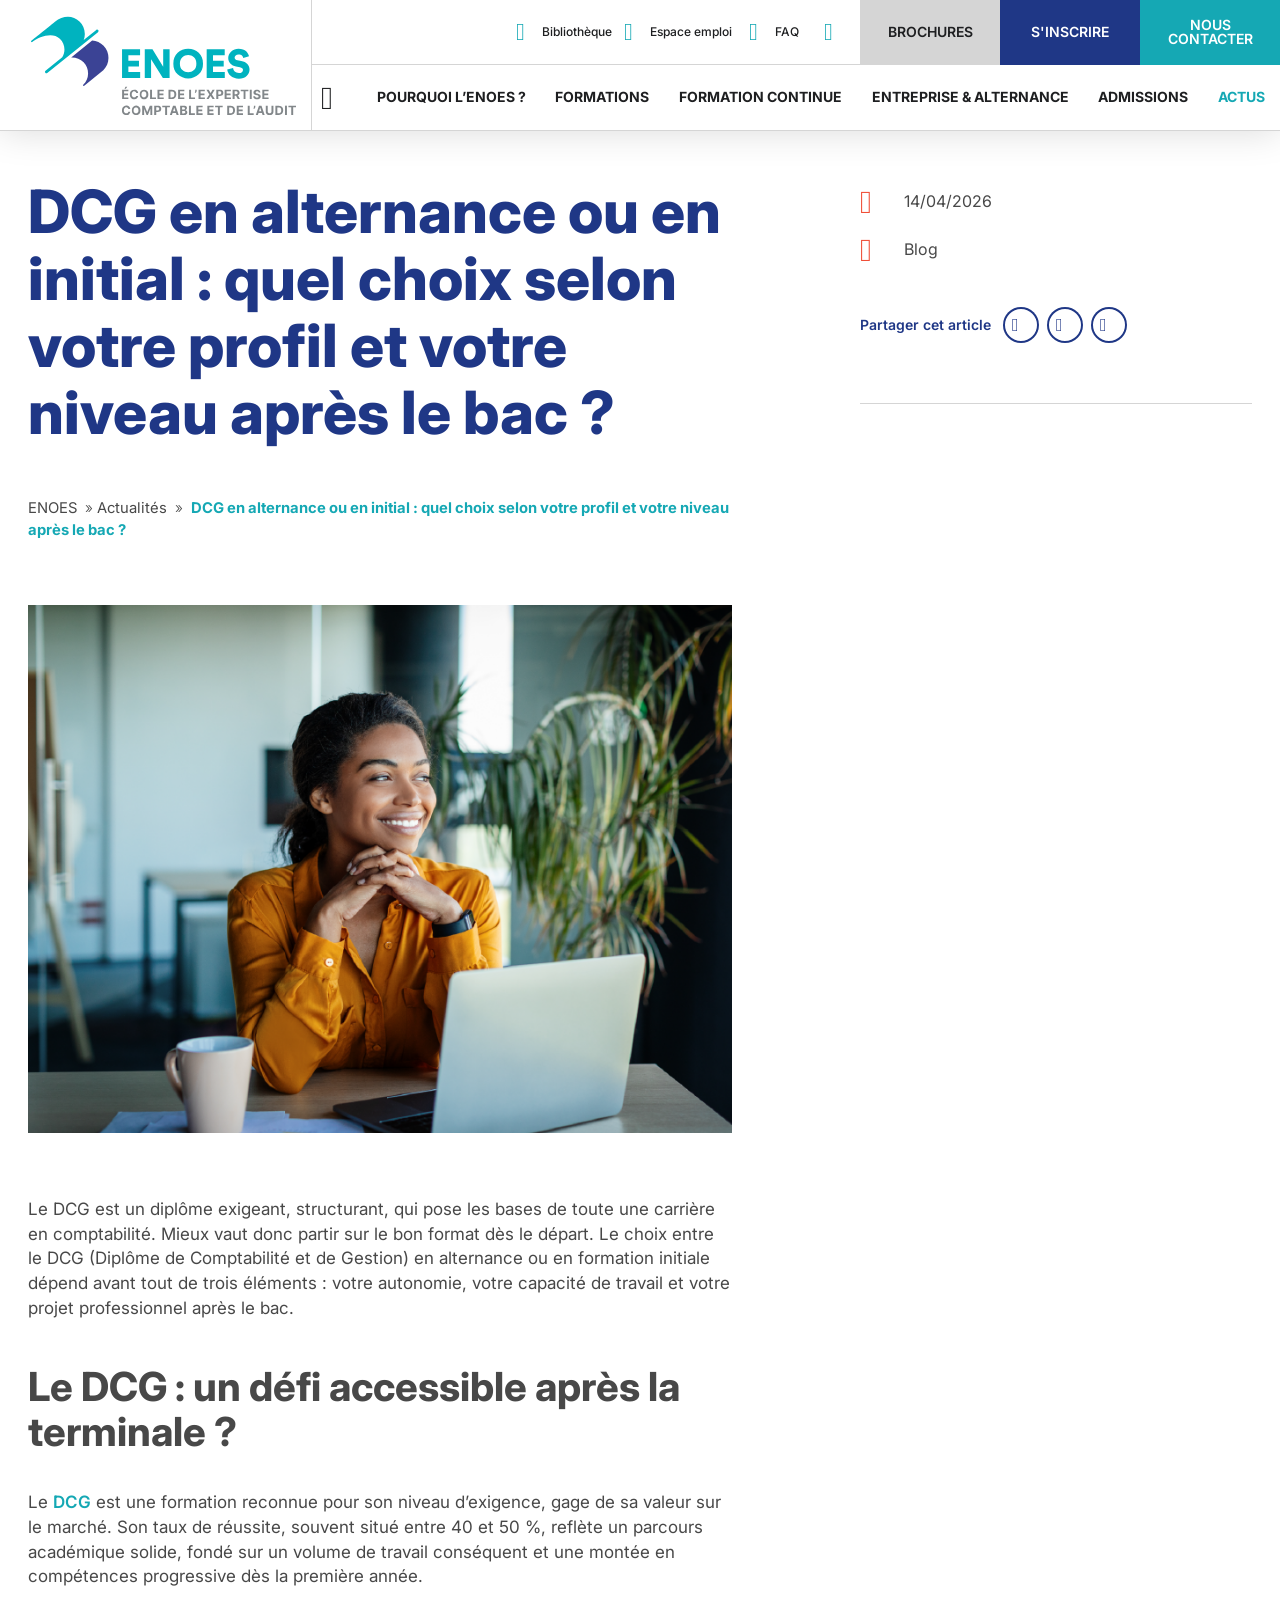
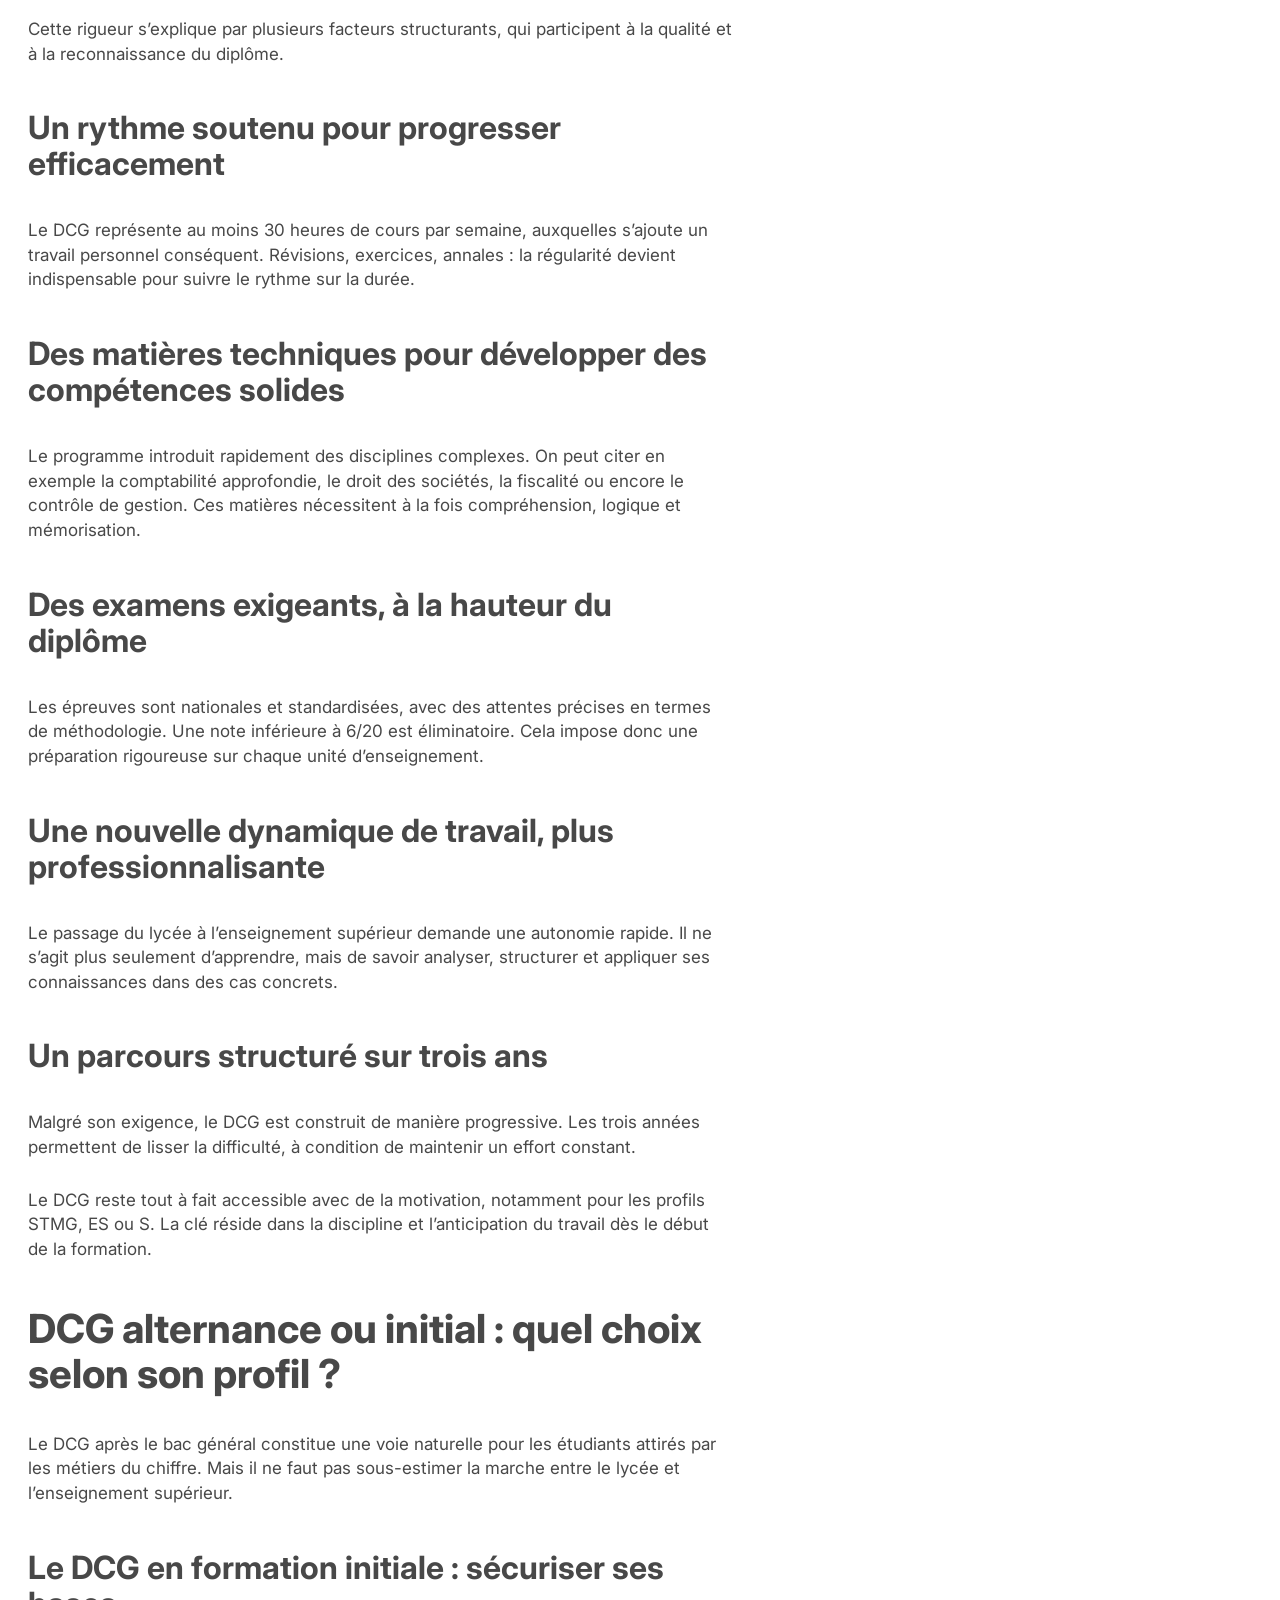
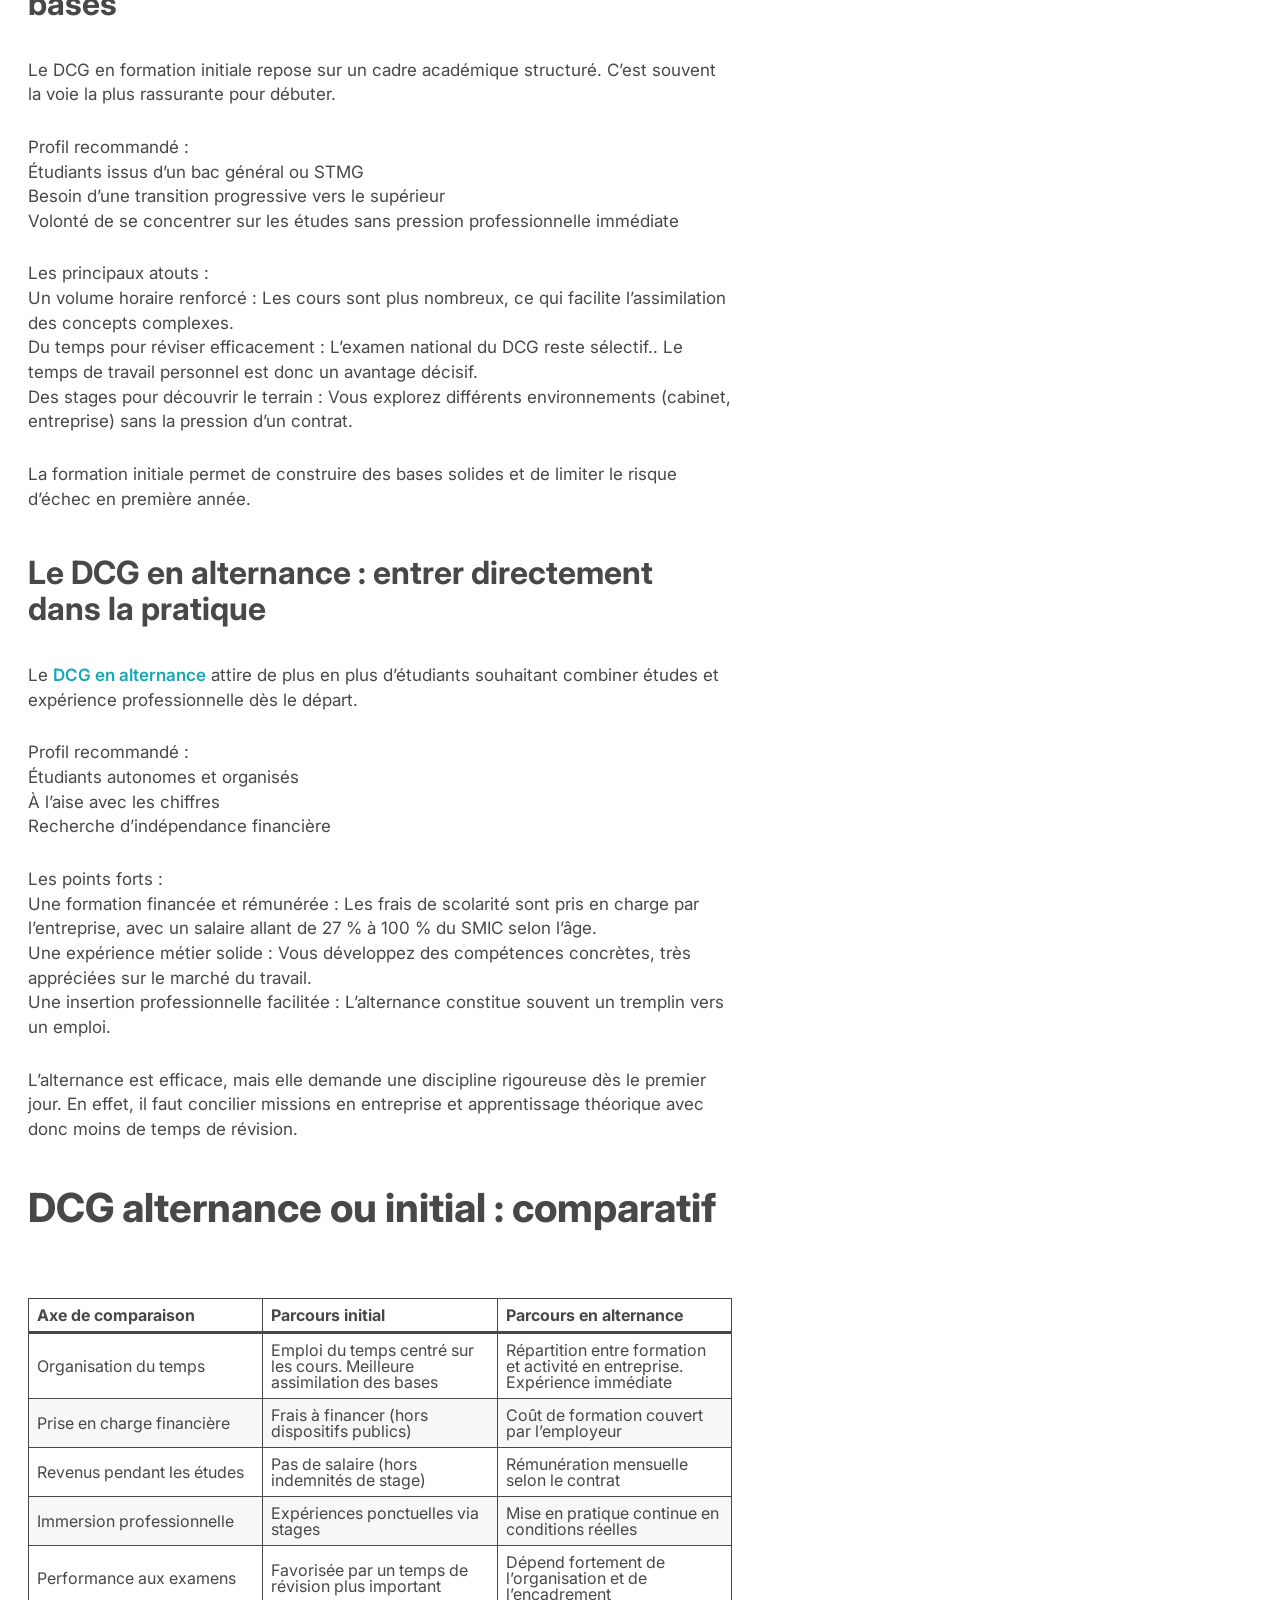
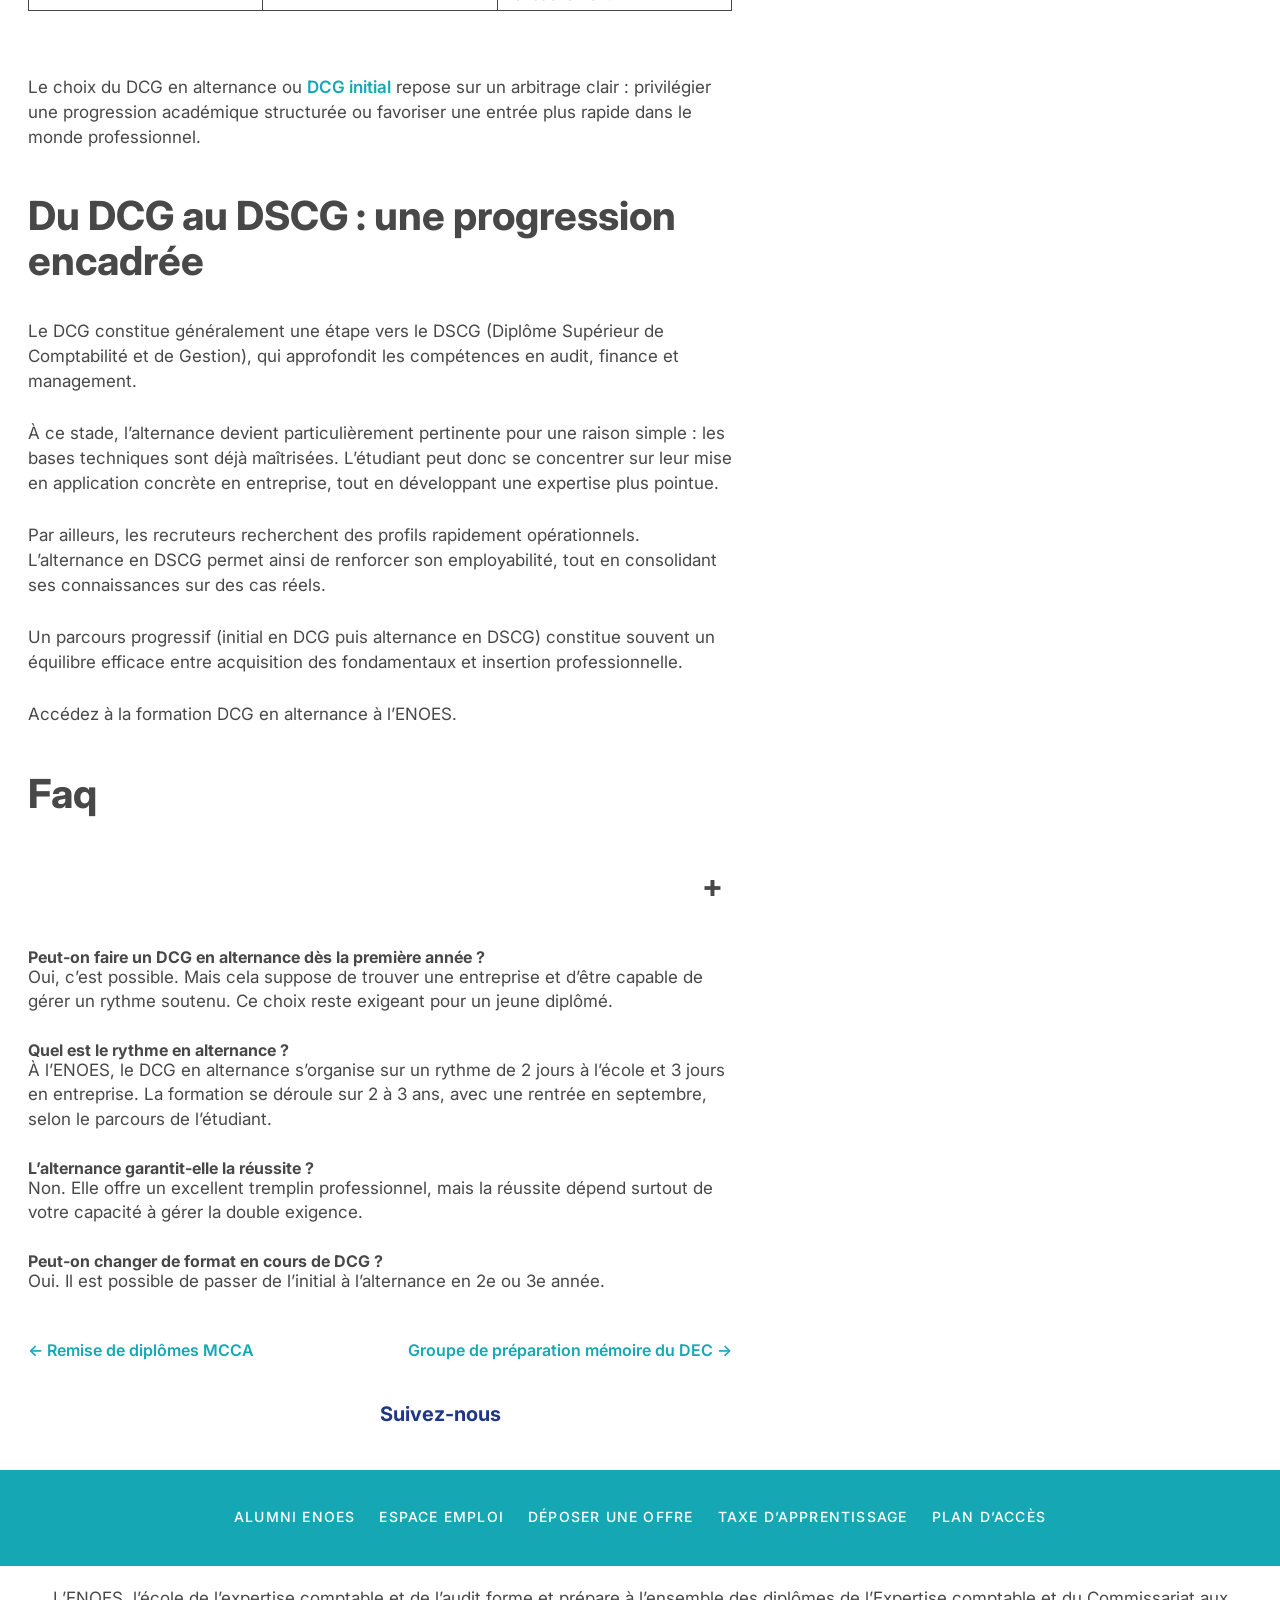
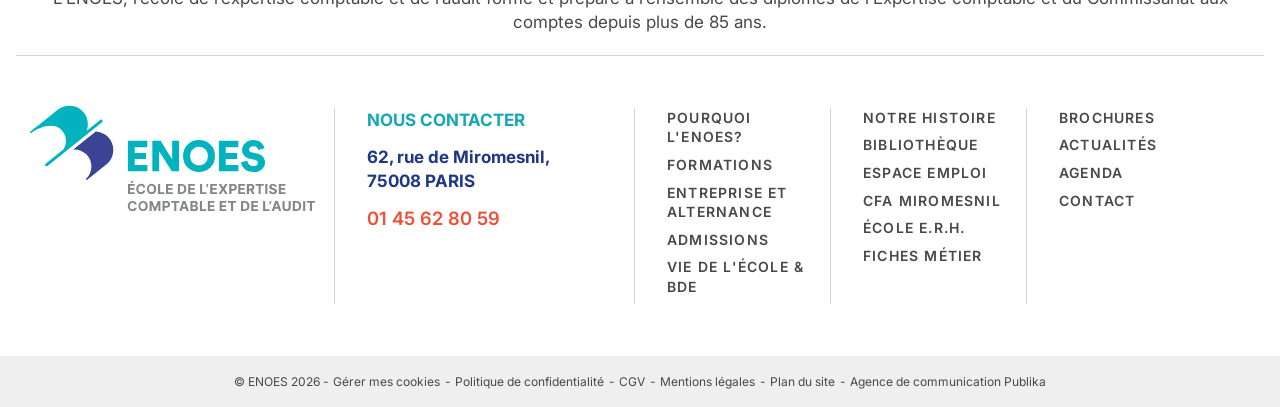
<file: article-dcg-alternance/index-original.html>
<!DOCTYPE html>
<html lang="fr-FR">
<head>
  <meta charset="utf-8"/>
  <meta name="viewport" content="width=device-width,initial-scale=1"/>
  <meta name="theme-color" content="#00b3bf">
  <link rel="profile" href="http://gmpg.org/xfn/11">
  <link rel="pingback" href="https://enoes.com/xmlrpc.php">

  <script id="cacsp-gtag-consent-default">
			window.dataLayer = window.dataLayer || [];
			function gtag(){dataLayer.push(arguments);}
			gtag('consent', 'default', {
				'ad_storage': 'denied', 
				'ad_user_data': 'denied', 
				'ad_personalization': 'denied', 
				'analytics_storage': 'denied', 
				'functionality_storage': 'denied', 
				'personalization_storage': 'denied', 
				'security_storage': 'denied', 
				'wait_for_update': 500
			});
			</script>
<meta name='robots' content='index, follow, max-image-preview:large, max-snippet:-1, max-video-preview:-1' />

	<!-- This site is optimized with the Yoast SEO plugin v27.5 - https://yoast.com/product/yoast-seo-wordpress/ -->
	<title>DCG alternance ou initial : comment choisir ? | ENOES</title>
	<meta name="description" content="DCG en alternance ou initial ? Identifiez le format adapté à votre profil, votre niveau et votre projet après le bac pour faire le bon choix." />
	<link rel="canonical" href="index.html" />
	<meta property="og:locale" content="fr_FR" />
	<meta property="og:type" content="article" />
	<meta property="og:title" content="DCG alternance ou initial : comment choisir ? | ENOES" />
	<meta property="og:description" content="DCG en alternance ou initial ? Identifiez le format adapté à votre profil, votre niveau et votre projet après le bac pour faire le bon choix." />
	<meta property="og:url" content="https://enoes.com/actualites/dcg-en-alternance-ou-en-initial-quel-choix-selon-votre-profil-et-votre-niveau-apres-le-bac/" />
	<meta property="og:site_name" content="ENOES" />
	<meta property="article:publisher" content="https://www.facebook.com/enoes.paris" />
	<meta property="article:published_time" content="2026-04-14T08:38:18+00:00" />
	<meta property="article:modified_time" content="2026-04-17T10:52:30+00:00" />
	<meta property="og:image" content="https://enoes.com/wp-content/uploads/2026/04/dcg-alternance-ou-initiale.webp" />
	<meta property="og:image:width" content="800" />
	<meta property="og:image:height" content="600" />
	<meta property="og:image:type" content="image/webp" />
	<meta name="author" content="École ENOES" />
	<meta name="twitter:card" content="summary_large_image" />
	<meta name="twitter:creator" content="@ENOES_compta" />
	<meta name="twitter:site" content="@ENOES_compta" />
	<meta name="twitter:label1" content="Écrit par" />
	<meta name="twitter:data1" content="École ENOES" />
	<meta name="twitter:label2" content="Durée de lecture estimée" />
	<meta name="twitter:data2" content="6 minutes" />
	<!-- / Yoast SEO plugin. -->


<meta http-equiv="Content-Security-Policy" content="script-src 'self' data: blob: 'unsafe-inline' 'unsafe-eval' https://googletagmanager.com/ https://*.googletagmanager.com/ https://www.recaptcha.net/ https://www.google.com/recaptcha/ https://www.gstatic.com/recaptcha/; img-src 'self' data: blob: https://*.googletagmanager.com/ https://www.google.com/recaptcha/ https://www.gstatic.com/recaptcha/; object-src 'self' data: blob: https://www.gstatic.com/recaptcha/ https://www.google.com/recaptcha/ https://*.googletagmanager.com/; frame-src 'self' data: blob: https://www.gstatic.com/recaptcha/ https://www.google.com/recaptcha/ https://*.googletagmanager.com/; ">
<link rel="alternate" type="application/rss+xml" title="ENOES &raquo; Flux" href="https://enoes.com/feed/" />
<link rel="alternate" type="application/rss+xml" title="ENOES &raquo; Flux des commentaires" href="https://enoes.com/comments/feed/" />
<link rel="alternate" title="oEmbed (JSON)" type="application/json+oembed" href="https://enoes.com/wp-json/oembed/1.0/embed?url=https%3A%2F%2Fenoes.com%2Factualites%2Fdcg-en-alternance-ou-en-initial-quel-choix-selon-votre-profil-et-votre-niveau-apres-le-bac%2F" />
<link rel="alternate" title="oEmbed (XML)" type="text/xml+oembed" href="https://enoes.com/wp-json/oembed/1.0/embed?url=https%3A%2F%2Fenoes.com%2Factualites%2Fdcg-en-alternance-ou-en-initial-quel-choix-selon-votre-profil-et-votre-niveau-apres-le-bac%2F&#038;format=xml" />
<style id='wp-img-auto-sizes-contain-inline-css'>
img:is([sizes=auto i],[sizes^="auto," i]){contain-intrinsic-size:3000px 1500px}
/*# sourceURL=wp-img-auto-sizes-contain-inline-css */
</style>
<style id='wp-block-library-inline-css'>
:root{--wp-block-synced-color:#7a00df;--wp-block-synced-color--rgb:122,0,223;--wp-bound-block-color:var(--wp-block-synced-color);--wp-editor-canvas-background:#ddd;--wp-admin-theme-color:#007cba;--wp-admin-theme-color--rgb:0,124,186;--wp-admin-theme-color-darker-10:#006ba1;--wp-admin-theme-color-darker-10--rgb:0,107,160.5;--wp-admin-theme-color-darker-20:#005a87;--wp-admin-theme-color-darker-20--rgb:0,90,135;--wp-admin-border-width-focus:2px}@media (min-resolution:192dpi){:root{--wp-admin-border-width-focus:1.5px}}.wp-element-button{cursor:pointer}:root .has-very-light-gray-background-color{background-color:#eee}:root .has-very-dark-gray-background-color{background-color:#313131}:root .has-very-light-gray-color{color:#eee}:root .has-very-dark-gray-color{color:#313131}:root .has-vivid-green-cyan-to-vivid-cyan-blue-gradient-background{background:linear-gradient(135deg,#00d084,#0693e3)}:root .has-purple-crush-gradient-background{background:linear-gradient(135deg,#34e2e4,#4721fb 50%,#ab1dfe)}:root .has-hazy-dawn-gradient-background{background:linear-gradient(135deg,#faaca8,#dad0ec)}:root .has-subdued-olive-gradient-background{background:linear-gradient(135deg,#fafae1,#67a671)}:root .has-atomic-cream-gradient-background{background:linear-gradient(135deg,#fdd79a,#004a59)}:root .has-nightshade-gradient-background{background:linear-gradient(135deg,#330968,#31cdcf)}:root .has-midnight-gradient-background{background:linear-gradient(135deg,#020381,#2874fc)}:root{--wp--preset--font-size--normal:16px;--wp--preset--font-size--huge:42px}.has-regular-font-size{font-size:1em}.has-larger-font-size{font-size:2.625em}.has-normal-font-size{font-size:var(--wp--preset--font-size--normal)}.has-huge-font-size{font-size:var(--wp--preset--font-size--huge)}.has-text-align-center{text-align:center}.has-text-align-left{text-align:left}.has-text-align-right{text-align:right}.has-fit-text{white-space:nowrap!important}#end-resizable-editor-section{display:none}.aligncenter{clear:both}.items-justified-left{justify-content:flex-start}.items-justified-center{justify-content:center}.items-justified-right{justify-content:flex-end}.items-justified-space-between{justify-content:space-between}.screen-reader-text{border:0;clip-path:inset(50%);height:1px;margin:-1px;overflow:hidden;padding:0;position:absolute;width:1px;word-wrap:normal!important}.screen-reader-text:focus{background-color:#ddd;clip-path:none;color:#444;display:block;font-size:1em;height:auto;left:5px;line-height:normal;padding:15px 23px 14px;text-decoration:none;top:5px;width:auto;z-index:100000}html :where(.has-border-color){border-style:solid}html :where([style*=border-top-color]){border-top-style:solid}html :where([style*=border-right-color]){border-right-style:solid}html :where([style*=border-bottom-color]){border-bottom-style:solid}html :where([style*=border-left-color]){border-left-style:solid}html :where([style*=border-width]){border-style:solid}html :where([style*=border-top-width]){border-top-style:solid}html :where([style*=border-right-width]){border-right-style:solid}html :where([style*=border-bottom-width]){border-bottom-style:solid}html :where([style*=border-left-width]){border-left-style:solid}html :where(img[class*=wp-image-]){height:auto;max-width:100%}:where(figure){margin:0 0 1em}html :where(.is-position-sticky){--wp-admin--admin-bar--position-offset:var(--wp-admin--admin-bar--height,0px)}@media screen and (max-width:600px){html :where(.is-position-sticky){--wp-admin--admin-bar--position-offset:0px}}

/*# sourceURL=wp-block-library-inline-css */
</style>
<style id='wp-block-accordion-inline-css'>
.wp-block-accordion{box-sizing:border-box}
/*# sourceURL=https://enoes.com/wp-includes/blocks/accordion/style.min.css */
</style>
<style id='wp-block-accordion-item-inline-css'>
.wp-block-accordion-item.is-open>.wp-block-accordion-heading .wp-block-accordion-heading__toggle-icon{transform:rotate(45deg)}@media (prefers-reduced-motion:no-preference){.wp-block-accordion-item{transition:grid-template-rows .3s ease-out}.wp-block-accordion-item>.wp-block-accordion-heading .wp-block-accordion-heading__toggle-icon{transition:transform .2s ease-in-out}}
/*# sourceURL=https://enoes.com/wp-includes/blocks/accordion-item/style.min.css */
</style>
<style id='wp-block-heading-inline-css'>
h1:where(.wp-block-heading).has-background,h2:where(.wp-block-heading).has-background,h3:where(.wp-block-heading).has-background,h4:where(.wp-block-heading).has-background,h5:where(.wp-block-heading).has-background,h6:where(.wp-block-heading).has-background{padding:1.25em 2.375em}h1.has-text-align-left[style*=writing-mode]:where([style*=vertical-lr]),h1.has-text-align-right[style*=writing-mode]:where([style*=vertical-rl]),h2.has-text-align-left[style*=writing-mode]:where([style*=vertical-lr]),h2.has-text-align-right[style*=writing-mode]:where([style*=vertical-rl]),h3.has-text-align-left[style*=writing-mode]:where([style*=vertical-lr]),h3.has-text-align-right[style*=writing-mode]:where([style*=vertical-rl]),h4.has-text-align-left[style*=writing-mode]:where([style*=vertical-lr]),h4.has-text-align-right[style*=writing-mode]:where([style*=vertical-rl]),h5.has-text-align-left[style*=writing-mode]:where([style*=vertical-lr]),h5.has-text-align-right[style*=writing-mode]:where([style*=vertical-rl]),h6.has-text-align-left[style*=writing-mode]:where([style*=vertical-lr]),h6.has-text-align-right[style*=writing-mode]:where([style*=vertical-rl]){rotate:180deg}
/*# sourceURL=https://enoes.com/wp-includes/blocks/heading/style.min.css */
</style>
<style id='wp-block-list-inline-css'>
ol,ul{box-sizing:border-box}:root :where(.wp-block-list.has-background){padding:1.25em 2.375em}
/*# sourceURL=https://enoes.com/wp-includes/blocks/list/style.min.css */
</style>
<style id='wp-block-accordion-heading-inline-css'>
.wp-block-accordion-heading__toggle{align-items:center;background:none;border:none;color:inherit;cursor:pointer;display:flex;font-family:inherit;font-size:inherit;font-style:inherit;font-weight:inherit;letter-spacing:inherit;line-height:inherit;overflow:hidden;padding:var(--wp--preset--spacing--20,1em) 0;text-align:inherit;text-decoration:inherit;text-transform:inherit;width:100%;word-spacing:inherit}.wp-block-accordion-heading__toggle:not(:focus-visible){outline:none}.wp-block-accordion-heading__toggle:hover .wp-block-accordion-heading__toggle-title{text-decoration:underline}.wp-block-accordion-heading__toggle-title{flex:1}.wp-block-accordion-heading__toggle-icon{align-items:center;display:flex;height:1.2em;justify-content:center;width:1.2em}
/*# sourceURL=https://enoes.com/wp-includes/blocks/accordion-heading/style.min.css */
</style>
<style id='wp-block-accordion-panel-inline-css'>
.wp-block-accordion-panel[aria-hidden=true],.wp-block-accordion-panel[inert]{display:none;margin-block-start:0}
/*# sourceURL=https://enoes.com/wp-includes/blocks/accordion-panel/style.min.css */
</style>
<style id='wp-block-paragraph-inline-css'>
.is-small-text{font-size:.875em}.is-regular-text{font-size:1em}.is-large-text{font-size:2.25em}.is-larger-text{font-size:3em}.has-drop-cap:not(:focus):first-letter{float:left;font-size:8.4em;font-style:normal;font-weight:100;line-height:.68;margin:.05em .1em 0 0;text-transform:uppercase}body.rtl .has-drop-cap:not(:focus):first-letter{float:none;margin-left:.1em}p.has-drop-cap.has-background{overflow:hidden}:root :where(p.has-background){padding:1.25em 2.375em}:where(p.has-text-color:not(.has-link-color)) a{color:inherit}p.has-text-align-left[style*="writing-mode:vertical-lr"],p.has-text-align-right[style*="writing-mode:vertical-rl"]{rotate:180deg}
/*# sourceURL=https://enoes.com/wp-includes/blocks/paragraph/style.min.css */
</style>
<style id='wp-block-table-inline-css'>
.wp-block-table{overflow-x:auto}.wp-block-table table{border-collapse:collapse;width:100%}.wp-block-table thead{border-bottom:3px solid}.wp-block-table tfoot{border-top:3px solid}.wp-block-table td,.wp-block-table th{border:1px solid;padding:.5em}.wp-block-table .has-fixed-layout{table-layout:fixed;width:100%}.wp-block-table .has-fixed-layout td,.wp-block-table .has-fixed-layout th{word-break:break-word}.wp-block-table.aligncenter,.wp-block-table.alignleft,.wp-block-table.alignright{display:table;width:auto}.wp-block-table.aligncenter td,.wp-block-table.aligncenter th,.wp-block-table.alignleft td,.wp-block-table.alignleft th,.wp-block-table.alignright td,.wp-block-table.alignright th{word-break:break-word}.wp-block-table .has-subtle-light-gray-background-color{background-color:#f3f4f5}.wp-block-table .has-subtle-pale-green-background-color{background-color:#e9fbe5}.wp-block-table .has-subtle-pale-blue-background-color{background-color:#e7f5fe}.wp-block-table .has-subtle-pale-pink-background-color{background-color:#fcf0ef}.wp-block-table.is-style-stripes{background-color:initial;border-collapse:inherit;border-spacing:0}.wp-block-table.is-style-stripes tbody tr:nth-child(odd){background-color:#f0f0f0}.wp-block-table.is-style-stripes.has-subtle-light-gray-background-color tbody tr:nth-child(odd){background-color:#f3f4f5}.wp-block-table.is-style-stripes.has-subtle-pale-green-background-color tbody tr:nth-child(odd){background-color:#e9fbe5}.wp-block-table.is-style-stripes.has-subtle-pale-blue-background-color tbody tr:nth-child(odd){background-color:#e7f5fe}.wp-block-table.is-style-stripes.has-subtle-pale-pink-background-color tbody tr:nth-child(odd){background-color:#fcf0ef}.wp-block-table.is-style-stripes td,.wp-block-table.is-style-stripes th{border-color:#0000}.wp-block-table.is-style-stripes{border-bottom:1px solid #f0f0f0}.wp-block-table .has-border-color td,.wp-block-table .has-border-color th,.wp-block-table .has-border-color tr,.wp-block-table .has-border-color>*{border-color:inherit}.wp-block-table table[style*=border-top-color] tr:first-child,.wp-block-table table[style*=border-top-color] tr:first-child td,.wp-block-table table[style*=border-top-color] tr:first-child th,.wp-block-table table[style*=border-top-color]>*,.wp-block-table table[style*=border-top-color]>* td,.wp-block-table table[style*=border-top-color]>* th{border-top-color:inherit}.wp-block-table table[style*=border-top-color] tr:not(:first-child){border-top-color:initial}.wp-block-table table[style*=border-right-color] td:last-child,.wp-block-table table[style*=border-right-color] th,.wp-block-table table[style*=border-right-color] tr,.wp-block-table table[style*=border-right-color]>*{border-right-color:inherit}.wp-block-table table[style*=border-bottom-color] tr:last-child,.wp-block-table table[style*=border-bottom-color] tr:last-child td,.wp-block-table table[style*=border-bottom-color] tr:last-child th,.wp-block-table table[style*=border-bottom-color]>*,.wp-block-table table[style*=border-bottom-color]>* td,.wp-block-table table[style*=border-bottom-color]>* th{border-bottom-color:inherit}.wp-block-table table[style*=border-bottom-color] tr:not(:last-child){border-bottom-color:initial}.wp-block-table table[style*=border-left-color] td:first-child,.wp-block-table table[style*=border-left-color] th,.wp-block-table table[style*=border-left-color] tr,.wp-block-table table[style*=border-left-color]>*{border-left-color:inherit}.wp-block-table table[style*=border-style] td,.wp-block-table table[style*=border-style] th,.wp-block-table table[style*=border-style] tr,.wp-block-table table[style*=border-style]>*{border-style:inherit}.wp-block-table table[style*=border-width] td,.wp-block-table table[style*=border-width] th,.wp-block-table table[style*=border-width] tr,.wp-block-table table[style*=border-width]>*{border-style:inherit;border-width:inherit}
/*# sourceURL=https://enoes.com/wp-includes/blocks/table/style.min.css */
</style>
<style id='wp-block-table-theme-inline-css'>
.wp-block-table{margin:0 0 1em}.wp-block-table td,.wp-block-table th{word-break:normal}.wp-block-table :where(figcaption){color:#555;font-size:13px;text-align:center}.is-dark-theme .wp-block-table :where(figcaption){color:#ffffffa6}
/*# sourceURL=https://enoes.com/wp-includes/blocks/table/theme.min.css */
</style>

<style id='classic-theme-styles-inline-css'>
/*! This file is auto-generated */
.wp-block-button__link{color:#fff;background-color:#32373c;border-radius:9999px;box-shadow:none;text-decoration:none;padding:calc(.667em + 2px) calc(1.333em + 2px);font-size:1.125em}.wp-block-file__button{background:#32373c;color:#fff;text-decoration:none}
/*# sourceURL=/wp-includes/css/classic-themes.min.css */
</style>
<style id='global-styles-inline-css'>
:root{--wp--preset--aspect-ratio--square: 1;--wp--preset--aspect-ratio--4-3: 4/3;--wp--preset--aspect-ratio--3-4: 3/4;--wp--preset--aspect-ratio--3-2: 3/2;--wp--preset--aspect-ratio--2-3: 2/3;--wp--preset--aspect-ratio--16-9: 16/9;--wp--preset--aspect-ratio--9-16: 9/16;--wp--preset--color--black: #000000;--wp--preset--color--cyan-bluish-gray: #abb8c3;--wp--preset--color--white: #ffffff;--wp--preset--color--pale-pink: #f78da7;--wp--preset--color--vivid-red: #cf2e2e;--wp--preset--color--luminous-vivid-orange: #ff6900;--wp--preset--color--luminous-vivid-amber: #fcb900;--wp--preset--color--light-green-cyan: #7bdcb5;--wp--preset--color--vivid-green-cyan: #00d084;--wp--preset--color--pale-cyan-blue: #8ed1fc;--wp--preset--color--vivid-cyan-blue: #0693e3;--wp--preset--color--vivid-purple: #9b51e0;--wp--preset--color--primary-color: #15a8b4;--wp--preset--color--secondary-color: #1f3786;--wp--preset--color--accent-color: #f04e37;--wp--preset--color--text-color: #575757;--wp--preset--color--body-color: #ffffff;--wp--preset--color--gray-shade-1: #f9f9fb;--wp--preset--color--gray-shade-2: #d5d5d5;--wp--preset--color--gray-shade-3: #aaaaac;--wp--preset--color--gray-shade-4: #82878a;--wp--preset--color--gray-shade-5: #1e1f21;--wp--preset--color--cool-gray: #d8e2e7;--wp--preset--color--warm-gray: #f3ebe3;--wp--preset--color--light-gray: #f4f1f1;--wp--preset--color--enoes-primary-color: #15a8b4;--wp--preset--color--enesia-primary-color: #00b933;--wp--preset--color--ecole-est-primary-color: #f79433;--wp--preset--color--erh-primary-color: #00a870;--wp--preset--color--cfa-primary-color: #ed0c6e;--wp--preset--color--groupe-primary-color: #e23a34;--wp--preset--gradient--vivid-cyan-blue-to-vivid-purple: linear-gradient(135deg,rgb(6,147,227) 0%,rgb(155,81,224) 100%);--wp--preset--gradient--light-green-cyan-to-vivid-green-cyan: linear-gradient(135deg,rgb(122,220,180) 0%,rgb(0,208,130) 100%);--wp--preset--gradient--luminous-vivid-amber-to-luminous-vivid-orange: linear-gradient(135deg,rgb(252,185,0) 0%,rgb(255,105,0) 100%);--wp--preset--gradient--luminous-vivid-orange-to-vivid-red: linear-gradient(135deg,rgb(255,105,0) 0%,rgb(207,46,46) 100%);--wp--preset--gradient--very-light-gray-to-cyan-bluish-gray: linear-gradient(135deg,rgb(238,238,238) 0%,rgb(169,184,195) 100%);--wp--preset--gradient--cool-to-warm-spectrum: linear-gradient(135deg,rgb(74,234,220) 0%,rgb(151,120,209) 20%,rgb(207,42,186) 40%,rgb(238,44,130) 60%,rgb(251,105,98) 80%,rgb(254,248,76) 100%);--wp--preset--gradient--blush-light-purple: linear-gradient(135deg,rgb(255,206,236) 0%,rgb(152,150,240) 100%);--wp--preset--gradient--blush-bordeaux: linear-gradient(135deg,rgb(254,205,165) 0%,rgb(254,45,45) 50%,rgb(107,0,62) 100%);--wp--preset--gradient--luminous-dusk: linear-gradient(135deg,rgb(255,203,112) 0%,rgb(199,81,192) 50%,rgb(65,88,208) 100%);--wp--preset--gradient--pale-ocean: linear-gradient(135deg,rgb(255,245,203) 0%,rgb(182,227,212) 50%,rgb(51,167,181) 100%);--wp--preset--gradient--electric-grass: linear-gradient(135deg,rgb(202,248,128) 0%,rgb(113,206,126) 100%);--wp--preset--gradient--midnight: linear-gradient(135deg,rgb(2,3,129) 0%,rgb(40,116,252) 100%);--wp--preset--font-size--small: 13px;--wp--preset--font-size--medium: 20px;--wp--preset--font-size--large: 36px;--wp--preset--font-size--x-large: 42px;--wp--preset--spacing--20: 0.44rem;--wp--preset--spacing--30: 0.67rem;--wp--preset--spacing--40: 1rem;--wp--preset--spacing--50: 1.5rem;--wp--preset--spacing--60: 2.25rem;--wp--preset--spacing--70: 3.38rem;--wp--preset--spacing--80: 5.06rem;--wp--preset--shadow--natural: 6px 6px 9px rgba(0, 0, 0, 0.2);--wp--preset--shadow--deep: 12px 12px 50px rgba(0, 0, 0, 0.4);--wp--preset--shadow--sharp: 6px 6px 0px rgba(0, 0, 0, 0.2);--wp--preset--shadow--outlined: 6px 6px 0px -3px rgb(255, 255, 255), 6px 6px rgb(0, 0, 0);--wp--preset--shadow--crisp: 6px 6px 0px rgb(0, 0, 0);}:where(.is-layout-flex){gap: 0.5em;}:where(.is-layout-grid){gap: 0.5em;}body .is-layout-flex{display: flex;}.is-layout-flex{flex-wrap: wrap;align-items: center;}.is-layout-flex > :is(*, div){margin: 0;}body .is-layout-grid{display: grid;}.is-layout-grid > :is(*, div){margin: 0;}:where(.wp-block-columns.is-layout-flex){gap: 2em;}:where(.wp-block-columns.is-layout-grid){gap: 2em;}:where(.wp-block-post-template.is-layout-flex){gap: 1.25em;}:where(.wp-block-post-template.is-layout-grid){gap: 1.25em;}.has-black-color{color: var(--wp--preset--color--black) !important;}.has-cyan-bluish-gray-color{color: var(--wp--preset--color--cyan-bluish-gray) !important;}.has-white-color{color: var(--wp--preset--color--white) !important;}.has-pale-pink-color{color: var(--wp--preset--color--pale-pink) !important;}.has-vivid-red-color{color: var(--wp--preset--color--vivid-red) !important;}.has-luminous-vivid-orange-color{color: var(--wp--preset--color--luminous-vivid-orange) !important;}.has-luminous-vivid-amber-color{color: var(--wp--preset--color--luminous-vivid-amber) !important;}.has-light-green-cyan-color{color: var(--wp--preset--color--light-green-cyan) !important;}.has-vivid-green-cyan-color{color: var(--wp--preset--color--vivid-green-cyan) !important;}.has-pale-cyan-blue-color{color: var(--wp--preset--color--pale-cyan-blue) !important;}.has-vivid-cyan-blue-color{color: var(--wp--preset--color--vivid-cyan-blue) !important;}.has-vivid-purple-color{color: var(--wp--preset--color--vivid-purple) !important;}.has-black-background-color{background-color: var(--wp--preset--color--black) !important;}.has-cyan-bluish-gray-background-color{background-color: var(--wp--preset--color--cyan-bluish-gray) !important;}.has-white-background-color{background-color: var(--wp--preset--color--white) !important;}.has-pale-pink-background-color{background-color: var(--wp--preset--color--pale-pink) !important;}.has-vivid-red-background-color{background-color: var(--wp--preset--color--vivid-red) !important;}.has-luminous-vivid-orange-background-color{background-color: var(--wp--preset--color--luminous-vivid-orange) !important;}.has-luminous-vivid-amber-background-color{background-color: var(--wp--preset--color--luminous-vivid-amber) !important;}.has-light-green-cyan-background-color{background-color: var(--wp--preset--color--light-green-cyan) !important;}.has-vivid-green-cyan-background-color{background-color: var(--wp--preset--color--vivid-green-cyan) !important;}.has-pale-cyan-blue-background-color{background-color: var(--wp--preset--color--pale-cyan-blue) !important;}.has-vivid-cyan-blue-background-color{background-color: var(--wp--preset--color--vivid-cyan-blue) !important;}.has-vivid-purple-background-color{background-color: var(--wp--preset--color--vivid-purple) !important;}.has-black-border-color{border-color: var(--wp--preset--color--black) !important;}.has-cyan-bluish-gray-border-color{border-color: var(--wp--preset--color--cyan-bluish-gray) !important;}.has-white-border-color{border-color: var(--wp--preset--color--white) !important;}.has-pale-pink-border-color{border-color: var(--wp--preset--color--pale-pink) !important;}.has-vivid-red-border-color{border-color: var(--wp--preset--color--vivid-red) !important;}.has-luminous-vivid-orange-border-color{border-color: var(--wp--preset--color--luminous-vivid-orange) !important;}.has-luminous-vivid-amber-border-color{border-color: var(--wp--preset--color--luminous-vivid-amber) !important;}.has-light-green-cyan-border-color{border-color: var(--wp--preset--color--light-green-cyan) !important;}.has-vivid-green-cyan-border-color{border-color: var(--wp--preset--color--vivid-green-cyan) !important;}.has-pale-cyan-blue-border-color{border-color: var(--wp--preset--color--pale-cyan-blue) !important;}.has-vivid-cyan-blue-border-color{border-color: var(--wp--preset--color--vivid-cyan-blue) !important;}.has-vivid-purple-border-color{border-color: var(--wp--preset--color--vivid-purple) !important;}.has-vivid-cyan-blue-to-vivid-purple-gradient-background{background: var(--wp--preset--gradient--vivid-cyan-blue-to-vivid-purple) !important;}.has-light-green-cyan-to-vivid-green-cyan-gradient-background{background: var(--wp--preset--gradient--light-green-cyan-to-vivid-green-cyan) !important;}.has-luminous-vivid-amber-to-luminous-vivid-orange-gradient-background{background: var(--wp--preset--gradient--luminous-vivid-amber-to-luminous-vivid-orange) !important;}.has-luminous-vivid-orange-to-vivid-red-gradient-background{background: var(--wp--preset--gradient--luminous-vivid-orange-to-vivid-red) !important;}.has-very-light-gray-to-cyan-bluish-gray-gradient-background{background: var(--wp--preset--gradient--very-light-gray-to-cyan-bluish-gray) !important;}.has-cool-to-warm-spectrum-gradient-background{background: var(--wp--preset--gradient--cool-to-warm-spectrum) !important;}.has-blush-light-purple-gradient-background{background: var(--wp--preset--gradient--blush-light-purple) !important;}.has-blush-bordeaux-gradient-background{background: var(--wp--preset--gradient--blush-bordeaux) !important;}.has-luminous-dusk-gradient-background{background: var(--wp--preset--gradient--luminous-dusk) !important;}.has-pale-ocean-gradient-background{background: var(--wp--preset--gradient--pale-ocean) !important;}.has-electric-grass-gradient-background{background: var(--wp--preset--gradient--electric-grass) !important;}.has-midnight-gradient-background{background: var(--wp--preset--gradient--midnight) !important;}.has-small-font-size{font-size: var(--wp--preset--font-size--small) !important;}.has-medium-font-size{font-size: var(--wp--preset--font-size--medium) !important;}.has-large-font-size{font-size: var(--wp--preset--font-size--large) !important;}.has-x-large-font-size{font-size: var(--wp--preset--font-size--x-large) !important;}
/*# sourceURL=global-styles-inline-css */
</style>

<link rel='stylesheet' id='contact-form-7-css' href='../plugins/contact-form-7/includes/css/styles.css@ver=6.1.4.tmp.css' media='all' />
<link rel='stylesheet' id='cookies-and-content-security-policy-css' href='../plugins/cookies-and-content-security-policy/css/cookies-and-content-security-policy.min.css@ver=2.34.tmp.css' media='all' />
<link rel='stylesheet' id='wpp-css' href='../themes/enoes/css/style.css@ver=1.0.tmp.css' media='all' />
<!--n2css--><!--n2js--><script src="https://enoes.com/wp-includes/js/jquery/jquery.min.js?ver=3.7.1" id="jquery-core-js"></script>
<script src="https://enoes.com/wp-includes/js/jquery/jquery-migrate.min.js?ver=3.4.1" id="jquery-migrate-js"></script>
<script src="https://enoes.com/wp-content/themes/enoes/js/swiper-bundle.min.js?ver=8.0.0" id="swiper-js"></script>
<link rel="https://api.w.org/" href="https://enoes.com/wp-json/" /><link rel="alternate" title="JSON" type="application/json" href="https://enoes.com/wp-json/wp/v2/posts/180168" /><link rel="EditURI" type="application/rsd+xml" title="RSD" href="https://enoes.com/xmlrpc.php?rsd" />
<link rel='shortlink' href='https://enoes.com/?p=180168' />
  <link rel="preconnect" href="https://fonts.googleapis.com">
  <link rel="preconnect" href="https://fonts.gstatic.com" crossorigin>
  <link href="https://fonts.googleapis.com/css2?family=Inter:wght@200..900&display=swap" rel="stylesheet">
  <!-- Google Tag Manager -->
<script>(function(w,d,s,l,i){w[l]=w[l]||[];w[l].push({'gtm.start':
new Date().getTime(),event:'gtm.js'});var f=d.getElementsByTagName(s)[0],
j=d.createElement(s),dl=l!='dataLayer'?'&l='+l:'';j.async=true;j.src=
'https://www.googletagmanager.com/gtm.js?id='+i+dl;f.parentNode.insertBefore(j,f);
})(window,document,'script','dataLayer','GTM-NDHVLD');</script>
<!-- End Google Tag Manager -->
<script>
document.addEventListener( 'wpcf7mailsent', function( event ) {
  //console.log(event.detail.contactFormId);
  if ( event.detail.contactFormId == 93489 || event.detail.contactFormId == 532 ) {
    var inputs = event.detail.inputs;
    var btnLabel = 'Télécharger votre dossier';
    if( event.detail.contactFormId == 93489 ) {
      var fID = inputs[6].value;
    } else {
      var fID = inputs[5].value;
      btnLabel = 'Télécharger la brochure';
    }
    var wppajax = { ajax_url: 'https://enoes.com/wp-admin/admin-ajax.php' };
    jQuery.ajax({
      url : wppajax.ajax_url,
      type : 'get',
      dataType : 'html', 
      data : { action: 'wpp_get_formation_doc_url', form_id : fID, cf7_id : event.detail.contactFormId  },
      success : function( data ) {
        if ( data != '404' ) {
          var output = jQuery('.wpcf7-response-output').text();
          var downloadLink = '<p style="margin:0"><a href="https://enoes.com/actualites/dcg-en-alternance-ou-en-initial-quel-choix-selon-votre-profil-et-votre-niveau-apres-le-bac/'+data+'" target="_blank" class="btn primary-alt rounded large download-link"><span class="icon-24 icon-next-circle" aria-hidden="true"></span> '+btnLabel+'</a></p>'
          jQuery('.wpcf7-response-output').html('<p>'+output+'</p>' + downloadLink);
        }
      },
    });
  }
});
</script>
    <script>
  document.addEventListener( 'wpcf7mailsent', function( event ) {
    window.dataLayer.push({
      "event" : "formSubmission",
      "formId" : event.detail.contactFormId ,
      "response" : event.detail.inputs
    })
  });
  </script>
  <style type="text/css" id="cookies-and-content-security-policy-css-custom">.modal-cacsp-backdrop {background-color: #484848;}.modal-cacsp-position .modal-cacsp-box > *,.modal-cacsp-position .modal-cacsp-box.modal-cacsp-box-show.modal-cacsp-box-bottom {background-color: #ffffff;}.modal-cacsp-position .modal-cacsp-box .modal-cacsp-box-header {background-color: #ffffff;}.modal-cacsp-position .modal-cacsp-box.modal-cacsp-box-settings .modal-cacsp-box-settings-list ul li:first-child,.modal-cacsp-position .modal-cacsp-box .modal-cacsp-btns,.modal-cacsp-position .modal-cacsp-box.modal-cacsp-box-settings .modal-cacsp-box-settings-list ul li,.modal-cacsp-position .modal-cacsp-box.modal-cacsp-box-show.modal-cacsp-box-bottom {border-color: #efefef;}.modal-cacsp-position, .modal-cacsp-position,.modal-cacsp-position, .modal-cacsp-position *,.modal-cacsp-position .modal-cacsp-box.modal-cacsp-box-settings .modal-cacsp-box-settings-list ul li span.modal-cacsp-toggle-switch.modal-cacsp-toggle-switch-active.disabled span {color: #484848;}.modal-cacsp-position .modal-cacsp-box .modal-cacsp-box-header,.modal-cacsp-position .modal-cacsp-box .modal-cacsp-box-header * {color: #15a8b4;}.modal-cacsp-position .modal-cacsp-box.modal-cacsp-box-settings .modal-cacsp-box-settings-list ul li a.modal-cacsp-toggle-switch.modal-cacsp-toggle-switch-active span {color: #484848;}.modal-cacsp-position .modal-cacsp-box.modal-cacsp-box-settings .modal-cacsp-box-settings-list ul li span.modal-cacsp-toggle-switch.modal-cacsp-toggle-switch-active.disabled span.modal-cacsp-toggle {background-color: rgba(72,72,72, .2);}.modal-cacsp-position .modal-cacsp-box.modal-cacsp-box-settings .modal-cacsp-box-settings-list ul li span.modal-cacsp-toggle-switch.modal-cacsp-toggle-switch-active.disabled span.modal-cacsp-toggle-switch-handle {background-color: #484848;}.modal-cacsp-position .modal-cacsp-box.modal-cacsp-box-settings .modal-cacsp-box-settings-list ul li a.modal-cacsp-toggle-switch span.modal-cacsp-toggle {background-color: rgba(213,213,213, .2);}.modal-cacsp-position .modal-cacsp-box.modal-cacsp-box-settings .modal-cacsp-box-settings-list ul li a.modal-cacsp-toggle-switch span.modal-cacsp-toggle-switch-handle {background-color: #d5d5d5;}.modal-cacsp-position .modal-cacsp-box.modal-cacsp-box-settings .modal-cacsp-box-settings-list ul li a.modal-cacsp-toggle-switch.modal-cacsp-toggle-switch-active span.modal-cacsp-toggle {background-color: rgba(21,168,180, .2);}.modal-cacsp-position .modal-cacsp-box.modal-cacsp-box-settings .modal-cacsp-box-settings-list ul li a.modal-cacsp-toggle-switch.modal-cacsp-toggle-switch-active span.modal-cacsp-toggle-switch-handle {background-color: #15a8b4;}.modal-cacsp-position .modal-cacsp-box.modal-cacsp-box-settings .modal-cacsp-box-settings-list ul li a.modal-cacsp-toggle-switch.modal-cacsp-toggle-switch-active span {color: #15a8b4;}.modal-cacsp-position .modal-cacsp-box .modal-cacsp-btns .modal-cacsp-btn.modal-cacsp-btn-settings {background-color: #ffffff;}.modal-cacsp-position .modal-cacsp-box .modal-cacsp-btns .modal-cacsp-btn.modal-cacsp-btn-settings {border-color: #1f3786;}.modal-cacsp-position .modal-cacsp-box .modal-cacsp-btns .modal-cacsp-btn.modal-cacsp-btn-settings,.modal-cacsp-position .modal-cacsp-box .modal-cacsp-btns .modal-cacsp-btn.modal-cacsp-btn-settings * {color: #1f3786;}.modal-cacsp-position .modal-cacsp-box .modal-cacsp-btns .modal-cacsp-btn.modal-cacsp-btn-refuse,.modal-cacsp-position .modal-cacsp-box .modal-cacsp-btns .modal-cacsp-btn.modal-cacsp-btn-refuse-all {background-color: #efefef;}.modal-cacsp-position .modal-cacsp-box .modal-cacsp-btns .modal-cacsp-btn.modal-cacsp-btn-refuse,.modal-cacsp-position .modal-cacsp-box .modal-cacsp-btns .modal-cacsp-btn.modal-cacsp-btn-refuse-all {border-color: #efefef;}.modal-cacsp-position .modal-cacsp-box .modal-cacsp-btns .modal-cacsp-btn.modal-cacsp-btn-refuse,.modal-cacsp-position .modal-cacsp-box .modal-cacsp-btns .modal-cacsp-btn.modal-cacsp-btn-refuse-all,.modal-cacsp-position .modal-cacsp-box .modal-cacsp-btns .modal-cacsp-btn.modal-cacsp-btn-refuse *,.modal-cacsp-position .modal-cacsp-box .modal-cacsp-btns .modal-cacsp-btn.modal-cacsp-btn-refuse-all * {color: #484848;}.modal-cacsp-position .modal-cacsp-box .modal-cacsp-btns .modal-cacsp-btn.modal-cacsp-btn-save {background-color: #ffffff;}.modal-cacsp-position .modal-cacsp-box .modal-cacsp-btns .modal-cacsp-btn.modal-cacsp-btn-save {border-color: #1f3786;}.modal-cacsp-position .modal-cacsp-box .modal-cacsp-btns .modal-cacsp-btn.modal-cacsp-btn-save,.modal-cacsp-position .modal-cacsp-box .modal-cacsp-btns .modal-cacsp-btn.modal-cacsp-btn-save * {color: #1f3786;}.modal-cacsp-position .modal-cacsp-box .modal-cacsp-btns .modal-cacsp-btn.modal-cacsp-btn-accept,.modal-cacsp-position .modal-cacsp-box .modal-cacsp-btns .modal-cacsp-btn.modal-cacsp-btn-accept-all {background-color: #1f3786;}.modal-cacsp-position .modal-cacsp-box .modal-cacsp-btns .modal-cacsp-btn.modal-cacsp-btn-accept,.modal-cacsp-position .modal-cacsp-box .modal-cacsp-btns .modal-cacsp-btn.modal-cacsp-btn-accept-all {border-color: #1f3786;}.modal-cacsp-position .modal-cacsp-box .modal-cacsp-btns .modal-cacsp-btn.modal-cacsp-btn-accept,.modal-cacsp-position .modal-cacsp-box .modal-cacsp-btns .modal-cacsp-btn.modal-cacsp-btn-accept *,.modal-cacsp-position .modal-cacsp-box .modal-cacsp-btns .modal-cacsp-btn.modal-cacsp-btn-accept-all,.modal-cacsp-position .modal-cacsp-box .modal-cacsp-btns .modal-cacsp-btn.modal-cacsp-btn-accept-all * {color: #ffffff;}</style><link rel="icon" href="../uploads/2022/12/cropped-favicon-32x32.png" sizes="32x32" />
<link rel="icon" href="../uploads/2022/12/cropped-favicon-192x192.png" sizes="192x192" />
<link rel="apple-touch-icon" href="https://enoes.com/wp-content/uploads/2022/12/cropped-favicon-180x180.png" />
<meta name="msapplication-TileImage" content="https://enoes.com/wp-content/uploads/2022/12/cropped-favicon-270x270.png" />
		<style id="wp-custom-css">
			.page-section h2{
	margin-top: 50px!important
}


.navigation-articles{
	column-gap: 50px
}

.navigation-articles > div{
	width: 50%
}

@media(max-width: 768px){
	.navigation-articles > div{
	width: 100%
}
	
	.navigation-articles{
		flex-direction: column
	}
}		</style>
		  
</head>
<body itemscope itemtype="http://schema.org/LocalBusiness" class="wp-singular post-template-default single single-post postid-180168 single-format-standard wp-custom-logo wp-theme-enoes">
<!-- Google Tag Manager (noscript) -->
<noscript><iframe src="../ns.html@id=GTM-NDHVLD.tmp.html"
height="0" width="0" style="display:none;visibility:hidden"></iframe></noscript>
<!-- End Google Tag Manager (noscript) -->

<header class="main-header" >
  <div class="header-wrapper">

    <div class="logo">
              <a href="https://enoes.com/" class="custom-logo-link" rel="home"><img src="../uploads/2022/12/logo-enoes.svg" class="custom-logo" alt="logo ENOES" decoding="async" /></a>          </div>

    <div class="navbar">
        <div class="navbar__top">
          
          <div class="shortcuts">
                                  <a href="https://enoes.com/bibliotheque/">
              <span class="icon-24 icon-book" aria-hidden="true"></span>
                            <span class="text">Bibliothèque</span>
                          </a>
                                    <a href="https://enoes.com/espace-emploi/">
              <span class="icon-24 icon-lock" aria-hidden="true"></span>
                            <span class="text">Espace emploi</span>
                          </a>
                                    <a href="https://enoes.com/foire-aux-questions/">
              <span class="icon-24 icon-faq" aria-hidden="true"></span>
                            <span class="text">FAQ</span>
                          </a>
                      
            <div class="search-form">
              <form action="https://enoes.com" method="get" id="search">
                <input type="text" name="s" id="search-field" placeholder="Recherche">
                <button class="search" aria-label="Recherche">
                  <span class="icon-24 icon-search" aria-hidden="true"></span>
                </button>
              </form>
            </div>
    
            <button class="search-button" aria-label="Recherche">
              <span class="icon-24 icon-search" aria-hidden="true"></span>
            </button>
    
            <button class="hamburger-button js_menu-toggle">
              <span class="menu-icon" aria-hidden="true"></span>
              <span class="text">Menu</span>
            </button>
    
          </div>
          
                    <div class="cta-buttons">
                        <a href="https://enoes.com/brochures/" class="main-button">
                          Brochures                        </a>
                                    <a href="https://enoes.com/inscription/" class="main-button primary-alt"> 
                          S'inscrire                        </a>
                                    <a href="https://enoes.com/contact/" class="main-button primary">
                          Nous contacter                        </a>
                      </div>
          
        </div>

        <div class="navbar__bottom">
          <nav class="main-nav">
            <ul class=""><li class="menu-item-home"><a href="https://enoes.com"><span class="icon-24 icon-home" aria-hidden="true"></span><span class="text">Accueil</span></a></li>
<li id="menu-item-92933" class="dlk-pourquoi-lenoes menu-item-92933 menu-item-has-children menu-item-object-custom menu-item-type-custom menu-item"><a>Pourquoi l&#8217;ENOES ?</a>
<ul class="sub-menu">
	<li id="menu-item-92473" class="dlk-nos-atouts menu-item-92473 menu-item-object-page menu-item-type-post_type menu-item"><a href="https://enoes.com/pourquoi-lenoes/">Nos atouts</a></li>
	<li id="menu-item-92474" class="menu-item menu-item-type-post_type menu-item-object-page menu-item-92474"><a href="https://enoes.com/pourquoi-lenoes/lequipe/">L’équipe</a></li>
	<li id="menu-item-92580" class="menu-item menu-item-type-post_type menu-item-object-page menu-item-92580"><a href="https://enoes.com/pourquoi-lenoes/temoignages/">Témoignages</a></li>
	<li id="menu-item-92941" class="menu-item menu-item-type-post_type menu-item-object-page menu-item-92941"><a href="https://enoes.com/pourquoi-lenoes/notre-histoire/">Notre histoire</a></li>
	<li id="menu-item-173570" class="menu-item menu-item-type-post_type menu-item-object-page menu-item-173570"><a href="https://enoes.com/pourquoi-lenoes/meilleure-ecole-comptabilite-gestion/">Meilleure école de comptabilité et de gestion</a></li>
	<li id="menu-item-92593" class="menu-item menu-item-type-post_type menu-item-object-page menu-item-92593"><a href="https://enoes.com/pourquoi-lenoes/vie-de-lecole/">Vie de l&#8217;école &#038; BDE</a></li>
</ul>
</li>
<li id="menu-item-170288" class="dlk-formations menu-item-170288 menu-item-has-children menu-item-object-custom menu-item-type-custom menu-item"><a href="index.html#">Formations</a>
<ul class="sub-menu">
	<li id="menu-item-264" class="dlk-cursus-et-passerelles menu-item-264 menu-item-object-page menu-item-type-post_type menu-item"><a href="https://enoes.com/formations/">Cursus et passerelles</a></li>
	<li id="menu-item-265" class="dlk-bac-2 menu-item-265 menu-item-has-children menu-item-object-custom menu-item-type-custom menu-item"><a>Bac +2</a>
	<ul class="sub-menu">
		<li id="menu-item-234" class="dlk-bts-cg menu-item-234 menu-item-object-formations menu-item-type-post_type menu-item"><a href="https://enoes.com/formations/bts-comptabilite-gestion/">BTS CG</a></li>
	</ul>
</li>
	<li id="menu-item-266" class="dlk-bac-3 menu-item-266 menu-item-has-children menu-item-object-custom menu-item-type-custom menu-item"><a href="index.html#">Bac +3</a>
	<ul class="sub-menu">
		<li id="menu-item-248" class="dlk-dcg menu-item-248 menu-item-object-formations menu-item-type-post_type menu-item"><a href="https://enoes.com/formations/dcg/">DCG</a></li>
		<li id="menu-item-537" class="menu-item menu-item-type-post_type menu-item-object-formations menu-item-537"><a href="https://enoes.com/formations/dcg/double-cursus-dcg-ia-business/">Double Cursus DCG + Bachelor IA &#038; BUSINESS</a></li>
		<li id="menu-item-535" class="dlk- menu-item-535 menu-item-object-formations menu-item-type-post_type menu-item"><a href="https://enoes.com/formations/bachelor-data-analyst/">Bachelor Data Analyst</a></li>
		<li id="menu-item-536" class="dlk- menu-item-536 menu-item-object-formations menu-item-type-post_type menu-item"><a href="https://enoes.com/formations/bachelor-responsable-gestion-comptable-numerique/">Bachelor Responsable de Gestion Comptable Numérique</a></li>
		<li id="menu-item-739" class="dlk- menu-item-739 menu-item-object-formations menu-item-type-post_type menu-item"><a href="https://enoes.com/formations/licence-comptabilite-gestion/">Licence pro Comptabilité Gestion</a></li>
		<li id="menu-item-738" class="dlk- menu-item-738 menu-item-object-formations menu-item-type-post_type menu-item"><a href="https://enoes.com/formations/bachelor-controleur-et-analyste-de-gestion/">Bachelor Contrôleur et Analyste de Gestion</a></li>
		<li id="menu-item-92654" class="dlk- menu-item-92654 menu-item-object-formations menu-item-type-post_type menu-item"><a href="https://enoes.com/formations/licence-pro-gestion-paie-administration-personnel/">Licence Pro Gestion de Paie et Administration du Personnel</a></li>
		<li id="menu-item-92662" class="dlk-licence-pro-dassistante-en-gestion-de-ressources-humaines menu-item-92662 menu-item-object-formations menu-item-type-post_type menu-item"><a href="https://enoes.com/formations/licence-pro-dassistante-en-gestion-des-ressources-humaines/">Licence Pro d’Assistant(e) en Gestion de Ressources Humaines</a></li>
	</ul>
</li>
	<li id="menu-item-539" class="dlk-bac-5 menu-item-539 menu-item-has-children menu-item-object-custom menu-item-type-custom menu-item"><a>Bac +5</a>
	<ul class="sub-menu">
		<li id="menu-item-540" class="dlk-dscg menu-item-540 menu-item-object-formations menu-item-type-post_type menu-item"><a href="https://enoes.com/formations/dscg/">DSCG</a></li>
		<li id="menu-item-741" class="dlk- menu-item-741 menu-item-object-formations menu-item-type-post_type menu-item"><a href="https://enoes.com/formations/mastere-auditeur/">Mastère Auditeur, Risques, Conformité et Durabilité</a></li>
		<li id="menu-item-742" class="dlk- menu-item-742 menu-item-object-formations menu-item-type-post_type menu-item"><a href="https://enoes.com/formations/mastere-consolidation/">Mastère Manager Reporting et Consolidation</a></li>
		<li id="menu-item-740" class="dlk-master-cca-universite-dangers menu-item-740 menu-item-object-formations menu-item-type-post_type menu-item"><a href="https://enoes.com/formations/master-cca/">Master CCA Université d’Angers</a></li>
		<li id="menu-item-149937" class="dlk-master-cgao-controle-de-gestion-et-audit-organisationnel-universite-paris-cite menu-item-149937 menu-item-object-custom menu-item-type-custom menu-item"><a href="https://enoes.com/formations/master-cgao-de-luniversite-paris-cite-en-partenariat-avec-lenoes/">Master CGAO &#8211; Contrôle de Gestion et Audit Organisationnel &#8211; Université Paris Cité</a></li>
		<li id="menu-item-170490" class="dlk-master-mae-de-liae-angers-en-partenariat-avec-lenoes menu-item-170490 menu-item-object-custom menu-item-type-custom menu-item"><a href="https://www.ecole-audit.fr/formations/master-management-et-administration-des-entreprises/">Master MAE de l’IAE Angers en partenariat avec l’ENOES</a></li>
	</ul>
</li>
	<li id="menu-item-823" class="dlk-bac-8 menu-item-823 menu-item-has-children menu-item-object-custom menu-item-type-custom menu-item"><a>Bac +8</a>
	<ul class="sub-menu">
		<li id="menu-item-850" class="dlk-dec-diplome-dexpertise-comptable menu-item-850 menu-item-object-formations menu-item-type-post_type menu-item"><a href="https://enoes.com/formations/dec/">DEC – Diplôme d’Expertise Comptable</a></li>
	</ul>
</li>
	<li id="menu-item-822" class="dlk- menu-item-822 menu-item-object-formations menu-item-type-post_type menu-item"><a href="https://enoes.com/formations/vae-dcg-dscg/">VAE DCG DSCG</a></li>
	<li id="menu-item-348" class="dlk-cpfcac menu-item-348 menu-item-object-formations menu-item-type-post_type menu-item"><a href="https://enoes.com/formations/cpfcac/">CPFCAC</a></li>
	<li id="menu-item-538" class="dlk-cafcac menu-item-538 menu-item-object-formations menu-item-type-post_type menu-item"><a href="https://enoes.com/formations/cafcac/">CAFCAC</a></li>
	<li id="menu-item-170491" class="dlk-eafcac menu-item-170491 menu-item-object-custom menu-item-type-custom menu-item"><a href="https://www.ecole-audit.fr/formations/eafcac-epreuve-aux-fonctions-de-commissaire-aux-comptes/">EAFCAC</a></li>
	<li id="menu-item-170115" class="dlk-du-audit-de-iae-angers menu-item-170115 menu-item-object-custom menu-item-type-custom menu-item"><a href="https://enoes.com/formations/du-audit/">DU Audit de IAE ANGERS</a></li>
</ul>
</li>
<li id="menu-item-113861" class="dlk-formation-continue menu-item-113861 menu-item-has-children menu-item-object-page menu-item-type-post_type menu-item"><a href="https://enoes.com/formation-continue/">FORMATION CONTINUE</a>
<ul class="sub-menu">
	<li id="menu-item-178254" class="menu-item menu-item-type-post_type menu-item-object-page menu-item-178254"><a href="https://enoes.com/formation-continue/formation-continue-gestionnaire-paie-et-administration-du-personnel/">Gestionnaire paie et administration du personnel</a></li>
	<li id="menu-item-178255" class="menu-item menu-item-type-post_type menu-item-object-page menu-item-178255"><a href="https://enoes.com/formation-continue/formation-continue-cycle-paie-social/">Cycle paie social</a></li>
	<li id="menu-item-137021" class="dlk-reussissez-la-transformation-digitale-de-votre-organisation menu-item-137021 menu-item-object-custom menu-item-type-custom menu-item"><a href="https://enoes.com/formation-continue/cycle-de-formation-reussissez-la-transformation-digitale-de-votre-organisation/">Réussissez la transformation digitale de votre organisation</a></li>
	<li id="menu-item-180850" class="menu-item menu-item-type-post_type menu-item-object-page menu-item-has-children menu-item-180850"><a href="https://enoes.com/formation-continue/construire-la-mission-de-durabilite/">Formation durabilité</a>
	<ul class="sub-menu">
		<li id="menu-item-137025" class="dlk-les-fondamentaux-de-la-durabilite menu-item-137025 menu-item-object-custom menu-item-type-custom menu-item"><a href="https://enoes.com/formation-continue/les-fondamentaux-de-la-durabilite/">Les fondamentaux de la durabilité</a></li>
		<li id="menu-item-137027" class="dlk-durabiliteam-cncc-formations menu-item-137027 menu-item-object-custom menu-item-type-custom menu-item"><a href="https://enoes.com/formation-continue/durabiliteam-cncc-formations/">Durabiliteam – CNCC Formations</a></li>
		<li id="menu-item-137030" class="dlk-la-mise-en-pratique-de-laudit-de-durabilite menu-item-137030 menu-item-object-custom menu-item-type-custom menu-item"><a href="https://enoes.com/formation-continue/mise-en-pratique-de-l-audit-de-durabilite/">La mise en pratique de l’audit de durabilité</a></li>
	</ul>
</li>
	<li id="menu-item-137026" class="dlk-integrer-les-bonnes-pratiques-de-la-rse-dans-la-strategie-de-lentreprise menu-item-137026 menu-item-object-custom menu-item-type-custom menu-item"><a href="https://enoes.com/formation-continue/cycle-de-formation-bonnes-pratiques-rse/">Intégrer les bonnes pratiques de la RSE dans la stratégie de l&#8217;entreprise</a></li>
	<li id="menu-item-158779" class="menu-item menu-item-type-post_type menu-item-object-page menu-item-158779"><a href="https://enoes.com/formation-continue/facture-electronique/">Anticipez l’arrivée de la facture électronique</a></li>
	<li id="menu-item-166148" class="dlk-transformation-des-metiers-de-la-profession-comptable menu-item-166148 menu-item-object-custom menu-item-type-custom menu-item"><a href="https://enoes.com/formation-continue/transformation-des-metiers-de-la-profession-comptable/">Transformation des métiers de la profession comptable</a></li>
</ul>
</li>
<li id="menu-item-92935" class="dlk-entreprise-alternance menu-item-92935 menu-item-has-children menu-item-object-custom menu-item-type-custom menu-item"><a>Entreprise &#038; alternance</a>
<ul class="sub-menu">
	<li id="menu-item-92520" class="dlk-pourquoi-choisir-lalternance menu-item-92520 menu-item-object-page menu-item-type-post_type menu-item"><a href="https://enoes.com/entreprise-et-alternance/">Pourquoi choisir l’alternance ?</a></li>
	<li id="menu-item-92554" class="menu-item menu-item-type-post_type menu-item-object-page menu-item-92554"><a href="https://enoes.com/entreprise-et-alternance/recruter-a-lenoes/">Recruter à l’ENOES</a></li>
	<li id="menu-item-92533" class="menu-item menu-item-type-post_type menu-item-object-page menu-item-92533"><a href="https://enoes.com/entreprise-et-alternance/partenariats/">Partenariats</a></li>
	<li id="menu-item-97813" class="menu-item menu-item-type-post_type menu-item-object-page menu-item-97813"><a href="https://enoes.com/entreprise-et-alternance/taxe-dapprentissage/">Taxe d’apprentissage</a></li>
</ul>
</li>
<li id="menu-item-92936" class="dlk-admissions menu-item-92936 menu-item-has-children menu-item-object-custom menu-item-type-custom menu-item"><a>Admissions</a>
<ul class="sub-menu">
	<li id="menu-item-92507" class="dlk-processus-dadmissions menu-item-92507 menu-item-object-page menu-item-type-post_type menu-item"><a href="https://enoes.com/admissions/">Processus d&#8217;admissions</a></li>
	<li id="menu-item-92508" class="dlk-faq menu-item-92508 menu-item-object-page menu-item-type-post_type menu-item"><a href="https://enoes.com/foire-aux-questions/">FAQ</a></li>
</ul>
</li>
<li id="menu-item-227" class="dlk-actus menu-item-227 current_page_parent menu-item-object-page menu-item-type-post_type menu-item"><a href="https://enoes.com/actualites/">Actus</a></li>
<li id="menu-item-341" class="dlk-bibliotheque menu-item-341 menu-item-object-page menu-item-type-post_type menu-item mobile-only"><a href="https://enoes.com/bibliotheque/">Bibliothèque</a></li>
<li id="menu-item-92496" class="dlk-faq menu-item-92496 menu-item-object-page menu-item-type-post_type menu-item mobile-only"><a href="https://enoes.com/foire-aux-questions/">FAQ</a></li>
<li id="menu-item-92799" class="dlk- menu-item-92799 menu-item-object-page menu-item-type-post_type menu-item mobile-only"><a href="https://enoes.com/espace-emploi/">Espace emploi</a></li>
</ul>
            
          </nav>
        <div class="nav-overlay" aria-hidden="true"></div>
        </div>

      </div>

    </div>
  </header>

  <div class="cta-buttons">
        <a href="https://enoes.com/brochures/" class="main-button">
          Brochures        </a>
            <a href="https://enoes.com/inscription/" class="main-button primary-alt">
          S'inscrire        </a>
            <a href="https://enoes.com/contact/" class="main-button primary">
          Nous contacter        </a>
      </div>

<main>

  <div class="wrapper">
    <div class="row">
      <div class="col s12 l7">
                        <article class="post-180168 post type-post status-publish format-standard has-post-thumbnail hentry category-blog" id="post-180168">


                      <div class="entry-header">
              <h1 class="entry-title primary-color-alt">DCG en alternance ou en initial : quel choix selon votre profil et votre niveau après le bac ?</h1>
              
<div class="main-breadcrumb">
  <div class="wrapper">
    <p id="breadcrumbs"><span><span><a href="https://enoes.com/">ENOES</a></span> » <span><a href="https://enoes.com/actualites/">Actualités</a></span> » <span class="breadcrumb_last" aria-current="page"><strong>DCG en alternance ou en initial : quel choix selon votre profil et votre niveau après le bac ?</strong></span></span></p>  </div>
</div>
            </div>
          
          
                          <figure class="entry-thumbnail animated fade-in-up">
                <img width="800" height="600" src="../uploads/2026/04/dcg-alternance-ou-initiale.webp" class="attachment-post-thumbnail size-post-thumbnail wp-post-image" alt="dcg alternance ou initiale" decoding="async" fetchpriority="high" srcset="../uploads/2026/04/dcg-alternance-ou-initiale.webp 800w, ../uploads/2026/04/dcg-alternance-ou-initiale-300x225.webp 300w, ../uploads/2026/04/dcg-alternance-ou-initiale-768x576.webp 768w" sizes="(max-width: 800px) 100vw, 800px" />                              </figure>
            
            
<p>Le DCG est un diplôme exigeant, structurant, qui pose les bases de toute une carrière en comptabilité. Mieux vaut donc partir sur le bon format dès le départ. Le choix entre le DCG (Diplôme de Comptabilité et de Gestion) en alternance ou en formation initiale dépend avant tout de trois éléments : votre autonomie, votre capacité de travail et votre projet professionnel après le bac.</p>



<h2 class="wp-block-heading">Le DCG : un défi accessible après la terminale ?</h2>



<p>Le <a href="https://enoes.com/formations/dcg/">DCG</a> est une formation reconnue pour son niveau d’exigence, gage de sa valeur sur le marché. Son taux de réussite, souvent situé entre 40 et 50 %, reflète un parcours académique solide, fondé sur un volume de travail conséquent et une montée en compétences progressive dès la première année.</p>



<p>Cette rigueur s’explique par plusieurs facteurs structurants, qui participent à la qualité et à la reconnaissance du diplôme.</p>



<h3 class="wp-block-heading">Un rythme soutenu pour progresser efficacement</h3>



<p>Le DCG représente au moins 30 heures de cours par semaine, auxquelles s’ajoute un travail personnel conséquent. Révisions, exercices, annales : la régularité devient indispensable pour suivre le rythme sur la durée.</p>



<h3 class="wp-block-heading">Des matières techniques pour développer des compétences solides</h3>



<p>Le programme introduit rapidement des disciplines complexes. On peut citer en exemple la comptabilité approfondie, le droit des sociétés, la fiscalité ou encore le contrôle de gestion. Ces matières nécessitent à la fois compréhension, logique et mémorisation.</p>



<h3 class="wp-block-heading">Des examens exigeants, à la hauteur du diplôme</h3>



<p>Les épreuves sont nationales et standardisées, avec des attentes précises en termes de méthodologie. Une note inférieure à 6/20 est éliminatoire. Cela impose donc une préparation rigoureuse sur chaque unité d’enseignement.</p>



<h3 class="wp-block-heading">Une nouvelle dynamique de travail, plus professionnalisante</h3>



<p>Le passage du lycée à l’enseignement supérieur demande une autonomie rapide. Il ne s’agit plus seulement d’apprendre, mais de savoir analyser, structurer et appliquer ses connaissances dans des cas concrets.</p>



<h3 class="wp-block-heading">Un parcours structuré sur trois ans</h3>



<p>Malgré son exigence, le DCG est construit de manière progressive. Les trois années permettent de lisser la difficulté, à condition de maintenir un effort constant.</p>



<p>Le DCG reste tout à fait accessible avec de la motivation, notamment pour les profils STMG, ES ou S. La clé réside dans la discipline et l’anticipation du travail dès le début de la formation.</p>



<h2 class="wp-block-heading">DCG alternance ou initial : quel choix selon son profil ?</h2>



<p>Le DCG après le bac général constitue une voie naturelle pour les étudiants attirés par les métiers du chiffre. Mais il ne faut pas sous-estimer la marche entre le lycée et l’enseignement supérieur.</p>



<h3 class="wp-block-heading">Le DCG en formation initiale : sécuriser ses bases</h3>



<p>Le DCG en formation initiale repose sur un cadre académique structuré. C’est souvent la voie la plus rassurante pour débuter.</p>



<p>Profil recommandé :<br>Étudiants issus d’un bac général ou STMG<br>Besoin d’une transition progressive vers le supérieur<br>Volonté de se concentrer sur les études sans pression professionnelle immédiate</p>



<p>Les principaux atouts :<br>Un volume horaire renforcé : Les cours sont plus nombreux, ce qui facilite l’assimilation des concepts complexes.<br>Du temps pour réviser efficacement : L’examen national du DCG reste sélectif.. Le temps de travail personnel est donc un avantage décisif.<br>Des stages pour découvrir le terrain : Vous explorez différents environnements (cabinet, entreprise) sans la pression d’un contrat.</p>



<p>La formation initiale permet de construire des bases solides et de limiter le risque d’échec en première année.</p>



<h3 class="wp-block-heading">Le DCG en alternance : entrer directement dans la pratique</h3>



<p>Le <a href="https://enoes.com/formations/dcg/formation-en-alternance/">DCG en alternance</a> attire de plus en plus d’étudiants souhaitant combiner études et expérience professionnelle dès le départ.</p>



<p>Profil recommandé :<br>Étudiants autonomes et organisés<br>À l’aise avec les chiffres<br>Recherche d’indépendance financière</p>



<p>Les points forts :<br>Une formation financée et rémunérée : Les frais de scolarité sont pris en charge par l’entreprise, avec un salaire allant de 27 % à 100 % du SMIC selon l’âge.<br>Une expérience métier solide : Vous développez des compétences concrètes, très appréciées sur le marché du travail.<br>Une insertion professionnelle facilitée : L’alternance constitue souvent un tremplin vers un emploi.</p>



<p>L’alternance est efficace, mais elle demande une discipline rigoureuse dès le premier jour. En effet, il faut concilier missions en entreprise et apprentissage théorique avec donc moins de temps de révision.</p>



<h2 class="wp-block-heading">DCG alternance ou initial : comparatif</h2>



<figure class="wp-block-table"><table class="has-fixed-layout"><thead><tr><th>Axe de comparaison</th><th>Parcours initial</th><th>Parcours en alternance</th></tr></thead><tbody><tr><td>Organisation du temps</td><td>Emploi du temps centré sur les cours. Meilleure assimilation des bases</td><td>Répartition entre formation et activité en entreprise. Expérience immédiate</td></tr><tr><td>Prise en charge financière</td><td>Frais à financer (hors dispositifs publics)</td><td>Coût de formation couvert par l’employeur</td></tr><tr><td>Revenus pendant les études</td><td>Pas de salaire (hors indemnités de stage)</td><td>Rémunération mensuelle selon le contrat</td></tr><tr><td>Immersion professionnelle</td><td>Expériences ponctuelles via stages</td><td>Mise en pratique continue en conditions réelles</td></tr><tr><td>Performance aux examens</td><td>Favorisée par un temps de révision plus important</td><td>Dépend fortement de l’organisation et de l’encadrement</td></tr></tbody></table></figure>



<p>Le choix du DCG en alternance ou <a href="https://enoes.com/formations/dcg/formation-initiale/">DCG initial</a> repose sur un arbitrage clair : privilégier une progression académique structurée ou favoriser une entrée plus rapide dans le monde professionnel.</p>



<h2 class="wp-block-heading">Du DCG au DSCG : une progression encadrée</h2>



<p>Le DCG constitue généralement une étape vers le DSCG (Diplôme Supérieur de Comptabilité et de Gestion), qui approfondit les compétences en audit, finance et management.</p>



<p>À ce stade, l’alternance devient particulièrement pertinente pour une raison simple : les bases techniques sont déjà maîtrisées. L’étudiant peut donc se concentrer sur leur mise en application concrète en entreprise, tout en développant une expertise plus pointue.</p>



<p>Par ailleurs, les recruteurs recherchent des profils rapidement opérationnels. L’alternance en DSCG permet ainsi de renforcer son employabilité, tout en consolidant ses connaissances sur des cas réels.</p>



<p>Un parcours progressif (initial en DCG puis alternance en DSCG) constitue souvent un équilibre efficace entre acquisition des fondamentaux et insertion professionnelle.</p>



<p>Accédez à la formation DCG en alternance à l’ENOES.</p>



<h2 class="wp-block-heading">Faq</h2>



<div data-wp-context="{ &quot;autoclose&quot;: false, &quot;accordionItems&quot;: [] }" data-wp-interactive="core/accordion" role="group" class="wp-block-accordion is-layout-flow wp-block-accordion-is-layout-flow">
<div data-wp-class--is-open="state.isOpen" data-wp-context="{ &quot;id&quot;: &quot;accordion-item-1&quot;, &quot;openByDefault&quot;: false }" data-wp-init="callbacks.initAccordionItems" data-wp-on-window--hashchange="callbacks.hashChange" class="wp-block-accordion-item is-layout-flow wp-block-accordion-item-is-layout-flow">
<h3 class="wp-block-accordion-heading"><button aria-expanded="false" aria-controls="accordion-item-1-panel" data-wp-bind--aria-expanded="state.isOpen" data-wp-on--click="actions.toggle" data-wp-on--keydown="actions.handleKeyDown" id="accordion-item-1" type="button" class="wp-block-accordion-heading__toggle"><span class="wp-block-accordion-heading__toggle-title"></span><span class="wp-block-accordion-heading__toggle-icon" aria-hidden="true">+</span></button></h3>



<div inert aria-labelledby="accordion-item-1" data-wp-bind--inert="!state.isOpen" id="accordion-item-1-panel" role="region" class="wp-block-accordion-panel is-layout-flow wp-block-accordion-panel-is-layout-flow">
<p></p>
</div>
</div>
</div>



<div class="schema-faq wp-block-yoast-faq-block"><div class="schema-faq-section" id="faq-question-1776155985842"><strong class="schema-faq-question">Peut-on faire un DCG en alternance dès la première année ?</strong> <p class="schema-faq-answer">Oui, c’est possible. Mais cela suppose de trouver une entreprise et d’être capable de gérer un rythme soutenu. Ce choix reste exigeant pour un jeune diplômé.<br></p> </div> <div class="schema-faq-section" id="faq-question-1776156003574"><strong class="schema-faq-question">Quel est le rythme en alternance ?</strong> <p class="schema-faq-answer">À l’ENOES, le DCG en alternance s’organise sur un rythme de 2 jours à l’école et 3 jours en entreprise. La formation se déroule sur 2 à 3 ans, avec une rentrée en septembre, selon le parcours de l’étudiant.<br></p> </div> <div class="schema-faq-section" id="faq-question-1776156013814"><strong class="schema-faq-question">L’alternance garantit-elle la réussite ?</strong> <p class="schema-faq-answer">Non. Elle offre un excellent tremplin professionnel, mais la réussite dépend surtout de votre capacité à gérer la double exigence.<br></p> </div> <div class="schema-faq-section" id="faq-question-1776156022294"><strong class="schema-faq-question">Peut-on changer de format en cours de DCG ?</strong> <p class="schema-faq-answer">Oui. Il est possible de passer de l’initial à l’alternance en 2e ou 3e année.<br></p> </div> </div>

            
          

        </article>
                          
         
        
        <div class="navigation-articles" style="display: flex; justify-content: space-between; margin-top: 20px;"><div class="nav-previous"><a href="https://enoes.com/actualites/remise-de-diplomes-mcca/" title="Remise de diplômes MCCA"> &larr; Remise de diplômes MCCA</a></div><div class="nav-next" style="text-align: right;"><a href="https://enoes.com/actualites/groupe-de-preparation-memoire-du-dec/" title="Groupe de préparation mémoire du DEC">Groupe de préparation mémoire du DEC &rarr;</a></div></div>          
      </div>
      <div class="col s12 l4 offset-l1">
        <div class="entry-meta">
                    <div class="entry-meta--info">
            <span class="icon-32 icon-agenda accent-color" aria-hidden="true"></span>14/04/2026          </div>
          <div class="entry-meta--info">
            <span class="icon-32 icon-tag accent-color" aria-hidden="true"></span>
            <a href="https://enoes.com/categories/blog/" rel="category tag">Blog</a>          </div>
          <div>
            <hr class="spacer small">
            
<ul class="social-share-buttons">
<li>Partager cet article</li>
  <li>
    <a href="https://www.facebook.com/sharer/sharer.php?u=https://enoes.com/actualites/dcg-en-alternance-ou-en-initial-quel-choix-selon-votre-profil-et-votre-niveau-apres-le-bac/" class="facebook" aria-label="Partager cet article sur Facebook" rel="noopener" target="_blank">
      <span class="icon-18 icon-facebook" aria-hidden="true"></span>
    </a>
  </li>
  <li>
    <a href="https://twitter.com/intent/tweet?text=DCG en alternance ou en initial : quel choix selon votre profil et votre niveau après le bac ?&url=https://enoes.com/actualites/dcg-en-alternance-ou-en-initial-quel-choix-selon-votre-profil-et-votre-niveau-apres-le-bac/" class="twitter" aria-label="Tweeter sur cet article" rel="noopener" target="_blank">
      <span class="icon-18 icon-twitter" aria-hidden="true"></span>
    </a>
  </li>
  <li>
    <a href="https://www.linkedin.com/shareArticle?mini=true&url=https://enoes.com/actualites/dcg-en-alternance-ou-en-initial-quel-choix-selon-votre-profil-et-votre-niveau-apres-le-bac/" class="linkedin" aria-label="Partager cet article sur LinkedIn" rel="noopener" target="_blank">
      <span class="icon-18 icon-linkedin" aria-hidden="true"></span>
    </a>
  </li>
</ul>
          </div>
        </div>

        
      </div>

    </div>

    
  </div>

</main>



<footer class="main-footer" id="colophon">
        <div class="social">
      <div class="wrapper">
        <span class="title">Suivez-nous</span>
        <ul>
                            <li class="fade-in_up">
            <a href="https://www.facebook.com/enoes.paris" class="facebook" target="_blank" rel="noopener">
            <span class="icon-24 icon-facebook" aria-label="Facebook"></span>
            </a>
          </li>
                                      <li class="fade-in_up">
            <a href="https://www.tiktok.com/@enoes_compta" class="tiktok" target="_blank" rel="noopener">
            <span class="icon-24 icon-tiktok" aria-label="TikTok"></span>
            </a>
          </li>
                                      <li class="fade-in_up">
            <a href="https://www.instagram.com/enoes_compta/" class="instagram" target="_blank" rel="noopener">
            <span class="icon-24 icon-instagram" aria-label="Instagram"></span>
            </a>
          </li>
                                      <li class="fade-in_up">
            <a href="https://x.com/ENOES_compta" class="twitter" target="_blank" rel="noopener">
            <span class="icon-24 icon-twitter" aria-label="Twitter"></span>
            </a>
          </li>
                                      <li class="fade-in_up">
            <a href="https://www.linkedin.com/school/enoes-l'ecole-de-l'expertise-comptable-et-de-l'aud/" class="linkedin" target="_blank" rel="noopener">
            <span class="icon-24 icon-linkedin" aria-label="LinkedIn"></span>
            </a>
          </li>
                                      <li class="fade-in_up">
            <a href="https://www.youtube.com/channel/UCPsfffPKAFcTYuNHaUzUQ-w" class="youtube" target="_blank" rel="noopener">
            <span class="icon-24 icon-youtube" aria-label="YouTube"></span>
            </a>
          </li>
                    
        </ul>
      </div>
    </div>
    
    <div class="shortcut-nav"><div class="wrapper"><nav id="shortcuts"><ul><li id="menu-item-92599" class="dlk-alumni-enoes menu-item-92599 menu-item-object-page menu-item-type-post_type menu-item"><a href="https://enoes.com/alumni-enoes/">Alumni ENOES</a></li>
<li id="menu-item-92801" class="dlk- menu-item-92801 menu-item-object-page menu-item-type-post_type menu-item"><a href="https://enoes.com/espace-emploi/">Espace emploi</a></li>
<li id="menu-item-92886" class="dlk- menu-item-92886 menu-item-object-page menu-item-type-post_type menu-item"><a href="https://enoes.com/deposer-une-offre/">Déposer une offre</a></li>
<li id="menu-item-92601" class="menu-item menu-item-type-post_type menu-item-object-page menu-item-92601"><a href="https://enoes.com/entreprise-et-alternance/taxe-dapprentissage/">Taxe d’apprentissage</a></li>
<li id="menu-item-92806" class="dlk-plan-dacces menu-item-92806 menu-item-object-page menu-item-type-post_type menu-item"><a href="https://enoes.com/plan-dacces/">Plan d’accès</a></li>
</ul></nav></div></div>    
    <div class="footer-nav">
      <div class="wrapper">
                <div class="row no-gutter center baseline">
          <div class="col s12">
          
<p>L’ENOES, l’école de l’expertise comptable et de l’audit forme et prépare à l’ensemble des diplômes de l’Expertise comptable et du Commissariat aux comptes depuis plus de 85 ans.</p>
          </div>
        </div>
                <div class="row">
        
          <div class="col s12 m6 l3">
                      <a href="https://enoes.com/" class="custom-logo-link" rel="home"><img src="../uploads/2022/12/logo-enoes.svg" class="custom-logo" alt="logo ENOES" decoding="async" /></a>                    </div>

                    <div class="col s12 m6 l3 widget">
            <address itemscope="" itemprop="address" itemtype="http://schema.org/PostalAddress">
<span class="primary-color"><b>Nous contacter</b></span>
<span class="primary-color-alt" itemprop="streetAddress">62, rue de Miromesnil,<br><span itemprop="postalCode">75008</span> <span itemprop="addressLocality">PARIS</span></span><a href="tel:0145628059" class="accent"><span itemprop="telephone">01 45 62 80 59</span></a>
</address>          </div>
          
          
                    <div class="col s12 l2 widget">
            <div id="block-4" class="widget-footer-nav">
<ul class="wp-block-list">
<li><a href="https://enoes.com/pourquoi-lenoes/" data-type="page" data-id="92268">Pourquoi l'Enoes?</a></li>



<li><a href="https://enoes.com/formations/" data-type="page" data-id="259">Formations</a></li>



<li><a href="https://enoes.com/entreprise-et-alternance/" data-type="page" data-id="92365">Entreprise et alternance</a></li>



<li><a href="https://enoes.com/admissions/" data-type="page" data-id="92441">Admissions</a></li>



<li><a href="https://enoes.com/pourquoi-lenoes/vie-de-lecole/" data-type="page" data-id="92414">Vie de l'école &amp; BDE</a></li>
</ul>
</div>          </div>
          
                    <div class="col s12 l2 widget">
            <div id="block-5" class="widget-footer-nav">
<ul class="wp-block-list">
<li><a href="https://enoes.com/pourquoi-lenoes/notre-histoire/" data-type="page" data-id="92937">Notre histoire</a></li>



<li><a href="https://enoes.com/bibliotheque/" data-type="page" data-id="332">Bibliothèque</a></li>



<li><a href="https://enoes.com/espace-emploi/" data-type="page" data-id="92453">Espace Emploi</a></li>



<li><a href="https://enoes.com/cfa-miromesnil/" data-type="page" data-id="92625">CFA Miromesnil</a></li>



<li><a href="https://enoes.com/erh/" data-type="page" data-id="92706">École E.R.H.</a></li>



<li><a href="https://enoes.com/metiers/">FICHES MÉTIER</a></li>
</ul>
</div>          </div>
          
                    <div class="col s12 l2 widget">
            <div id="block-6" class="widget-footer-nav">
<ul class="wp-block-list">
<li><a href="https://enoes.com/brochures/" data-type="page" data-id="533">Brochures</a></li>



<li><a href="https://enoes.com/actualites/" data-type="page" data-id="225">Actualités</a></li>



<li><a href="https://enoes.com/agenda/">Agenda</a></li>



<li><a href="https://enoes.com/contact/" data-type="page" data-id="92771">Contact</a></li>
</ul>
</div>          </div>
          
        </div>
      </div>
    </div>

    <div class="footer-bottom"><div class="wrapper"><nav id="menu-menu-du-pied-de-page"><ul><li>&copy; ENOES 2026 </li><li id="menu-item-94175" class="dlk-gerer-mes-cookies menu-item-94175 menu-item-object-custom menu-item-type-custom menu-item"><a href="index.html#cookiesAndContentPolicySettings">Gérer mes cookies</a></li>
<li id="menu-item-320" class="dlk- menu-item-320 menu-item-privacy-policy menu-item-object-page menu-item-type-post_type menu-item"><a rel="privacy-policy" href="https://enoes.com/politique-de-confidentialite/">Politique de confidentialité</a></li>
<li id="menu-item-96734" class="dlk- menu-item-96734 menu-item-object-page menu-item-type-post_type menu-item"><a href="https://enoes.com/cgv/">CGV</a></li>
<li id="menu-item-92542" class="dlk- menu-item-92542 menu-item-object-page menu-item-type-post_type menu-item"><a href="https://enoes.com/mentions-legales/">Mentions légales</a></li>
<li id="menu-item-331" class="dlk- menu-item-331 menu-item-object-page menu-item-type-post_type menu-item"><a href="https://enoes.com/plan-du-site/">Plan du site</a></li>
<li>Agence de communication <a href="https://www.publika.com" target="_blank">Publika</a></li></ul></nav></div></div>
  </footer>
  

<div id="um_upload_single" style="display:none;"></div>

<div id="um_view_photo" style="display:none;">
	<a href="javascript:void(0);" data-action="um_remove_modal" class="um-modal-close" aria-label="Fermer la fenêtre modale de l’image">
		<i class="um-faicon-times"></i>
	</a>

	<div class="um-modal-body photo">
		<div class="um-modal-photo"></div>
	</div>
</div>
<script type="speculationrules">
{"prefetch":[{"source":"document","where":{"and":[{"href_matches":"/*"},{"not":{"href_matches":["/wp-*.php","/wp-admin/*","/wp-content/uploads/*","/wp-content/*","/wp-content/plugins/*","/wp-content/themes/enoes/*","/*\\?(.+)"]}},{"not":{"selector_matches":"a[rel~=\"nofollow\"]"}},{"not":{"selector_matches":".no-prefetch, .no-prefetch a"}}]},"eagerness":"conservative"}]}
</script>
			<!--googleoff: index-->
			<div class="modal-cacsp-backdrop"></div>
			<div class="modal-cacsp-position">
								<div class="modal-cacsp-box modal-cacsp-box-info modal-cacsp-box-bottom">
					<div class="modal-cacsp-box-header">
						Nous respectons votre vie privée					</div>
					<div class="modal-cacsp-box-content">
						Nous utilisons des cookies pour améliorer votre visite et expérience de navigation. Merci de les accepter.													<a href="https://enoes.com/politique-de-confidentialite/">
								Politique de confidentialité							</a>
											</div>
					<div class="modal-cacsp-btns">
						<a href="index.html#" class="modal-cacsp-btn modal-cacsp-btn-settings">
							En savoir plus						</a>
												<a href="index.html#" class="modal-cacsp-btn modal-cacsp-btn-refuse">
							continuer sans accepter						</a>
												<a href="index.html#" class="modal-cacsp-btn modal-cacsp-btn-accept">
							Accepter tout						</a>
					</div>
				</div>
				<div class="modal-cacsp-box modal-cacsp-box-settings">
					<div class="modal-cacsp-box-header">
						Nous respectons votre vie privée					</div>
					<div class="modal-cacsp-box-content">
						Vous pouvez choisir d'activer ou de désactiver tout ou partie de ces cookies, mais la désactivation de certains d'entre eux peut affecter votre expérience de navigation. La durée de conservation de votre consentement est fixée à 1 an.													<a href="https://enoes.com/politique-de-confidentialite/">
								Politique de confidentialité							</a>
											</div>
					<div class="modal-cacsp-box-settings-list">
												<ul>
							<li>
								<span class="modal-cacsp-toggle-switch modal-cacsp-toggle-switch-active disabled" data-accepted-cookie="necessary">
									<span>Nécessaire<br>
										<span>Les cookies nécessaires sont cruciaux pour les fonctions de base du site Web et celui-ci ne fonctionnera pas comme prévu sans eux.
Ces cookies ne stockent aucune donnée personnellement identifiable.</span>
									</span>
									<span>
										<span class="modal-cacsp-toggle">
											<span class="modal-cacsp-toggle-switch-handle"></span>
										</span>
									</span>
								</span>
							</li>
														<li>
								<a href="index.html#statistics" class="modal-cacsp-toggle-switch" data-accepted-cookie="statistics">
									<span>Statistique<br>
										<span>Les cookies analytiques sont utilisés pour comprendre comment les visiteurs interagissent avec le site Web. Ces cookies aident à fournir des informations sur le nombre de visiteurs, le taux de rebond, la source de trafic, etc.</span>
									</span>
									<span>
										<span class="modal-cacsp-toggle">
											<span class="modal-cacsp-toggle-switch-handle"></span>
										</span>
									</span>
								</a>
							</li>
														<li>
								<a href="index.html#experience" class="modal-cacsp-toggle-switch" data-accepted-cookie="experience">
									<span>Expérience<br>
										<span>Ces cookies sont utilisés afin de vous proposer une meilleure expérience d'utilisation. Si vous les refuser, certaines fonctionnalités du site internet ne seront pas disponibles. </span>
									</span>
									<span>
										<span class="modal-cacsp-toggle">
											<span class="modal-cacsp-toggle-switch-handle"></span>
										</span>
									</span>
								</a>
							</li>
														<li>
								<a href="index.html#markerting" class="modal-cacsp-toggle-switch" data-accepted-cookie="markerting">
									<span>Publicité<br>
										<span>Les cookies de publicité sont utilisés pour fournir aux visiteurs des publicités personnalisées basées sur les pages visitées précédemment et analyser l'efficacité de la campagne publicitaire.</span>
									</span>
									<span>
										<span class="modal-cacsp-toggle">
											<span class="modal-cacsp-toggle-switch-handle"></span>
										</span>
									</span>
								</a>
							</li>
						</ul>
					</div>
					<div class="modal-cacsp-btns">
						<a href="index.html#" class="modal-cacsp-btn modal-cacsp-btn-save">
							Enregistrer mes préférences						</a>
												<a href="index.html#" class="modal-cacsp-btn modal-cacsp-btn-refuse-all">
							continuer sans accepter						</a>
												<a href="index.html#" class="modal-cacsp-btn modal-cacsp-btn-accept-all">
							Accepter tout						</a>
					</div>
				</div>
			</div>
			<!--googleon: index-->
			<script type="importmap" id="wp-importmap">
{"imports":{"@wordpress/interactivity":"https://enoes.com/wp-includes/js/dist/script-modules/interactivity/index.min.js?ver=66c613f68580994bb00a"}}
</script>
<script type="module" src="https://enoes.com/wp-includes/js/dist/script-modules/block-library/accordion/view.min.js?ver=ea83272e31d6958353ff" id="@wordpress/block-library/accordion/view-js-module" fetchpriority="low" data-wp-router-options="{&quot;loadOnClientNavigation&quot;:true}"></script>
<link rel="modulepreload" href="https://enoes.com/wp-includes/js/dist/script-modules/interactivity/index.min.js?ver=66c613f68580994bb00a" id="@wordpress/interactivity-js-modulepreload" fetchpriority="low">
<script type="application/json" id="wp-script-module-data-@wordpress/interactivity">
{"state":{"core/accordion":{"isOpen":{}}},"derivedStateClosures":{"core/accordion":["state.isOpen"]}}
</script>
<script src="https://enoes.com/wp-includes/js/dist/hooks.min.js?ver=dd5603f07f9220ed27f1" id="wp-hooks-js"></script>
<script src="https://enoes.com/wp-includes/js/dist/i18n.min.js?ver=c26c3dc7bed366793375" id="wp-i18n-js"></script>
<script id="wp-i18n-js-after">
wp.i18n.setLocaleData( { 'text direction\u0004ltr': [ 'ltr' ] } );
//# sourceURL=wp-i18n-js-after
</script>
<script src="https://enoes.com/wp-content/plugins/contact-form-7/includes/swv/js/index.js?ver=6.1.4" id="swv-js"></script>
<script id="contact-form-7-js-translations">
( function( domain, translations ) {
	var localeData = translations.locale_data[ domain ] || translations.locale_data.messages;
	localeData[""].domain = domain;
	wp.i18n.setLocaleData( localeData, domain );
} )( "contact-form-7", {"translation-revision-date":"2025-02-06 12:02:14+0000","generator":"GlotPress\/4.0.1","domain":"messages","locale_data":{"messages":{"":{"domain":"messages","plural-forms":"nplurals=2; plural=n > 1;","lang":"fr"},"This contact form is placed in the wrong place.":["Ce formulaire de contact est plac\u00e9 dans un mauvais endroit."],"Error:":["Erreur\u00a0:"]}},"comment":{"reference":"includes\/js\/index.js"}} );
//# sourceURL=contact-form-7-js-translations
</script>
<script id="contact-form-7-js-before">
var wpcf7 = {
    "api": {
        "root": "https:\/\/enoes.com\/wp-json\/",
        "namespace": "contact-form-7\/v1"
    },
    "cached": 1
};
//# sourceURL=contact-form-7-js-before
</script>
<script src="https://enoes.com/wp-content/plugins/contact-form-7/includes/js/index.js?ver=6.1.4" id="contact-form-7-js"></script>
<script src="https://enoes.com/wp-content/plugins/cookies-and-content-security-policy/js/js.cookie.min.js?ver=2.34" id="cookies-and-content-security-policy-cookie-js"></script>
<script id="cookies-and-content-security-policy-js-extra">
var cacsp_ajax_object = {"ajax_url":"https://enoes.com/wp-admin/admin-ajax.php","nonce":"1bf0aec026"};
var cacspMessages = {"cacspReviewSettingsDescription":"Vos param\u00e8tres de consentement en mati\u00e8re de cookie ne vous permettent pas d'acc\u00e9der \u00e0 ce contenu. Veuillez modifier vos pr\u00e9f\u00e9rences si vous souhaitez acc\u00e9der \u00e0 ce contenu.","cacspReviewSettingsButton":"Modifier vos pr\u00e9f\u00e9rences","cacspNotAllowedDescription":"Les param\u00e8tres de confidentialit\u00e9 du site internet n'autorise pas le chargement de ce contenu.","cacspNotAllowedButton":"Contacter l'administrateur du site","cacspExpires":"365","cacspWpEngineCompatibilityMode":"0","cacspTimeout":"1000","cacspOptionDisableContentNotAllowedMessage":"0","cacspOptionGoogleConsentMode":"1","cacspOptionSaveConsent":"0"};
//# sourceURL=cookies-and-content-security-policy-js-extra
</script>
<script src="https://enoes.com/wp-content/plugins/cookies-and-content-security-policy/js/cookies-and-content-security-policy.min.js?ver=2.34" id="cookies-and-content-security-policy-js"></script>
<script src="https://enoes.com/wp-content/uploads/cookies-and-content-security-policy-error-message.js?ver=2.34&amp;mod=20260305150712" id="cookies-and-content-security-policy-error-message-js"></script>
<script async src="https://enoes.com/wp-content/themes/enoes/js/common.js?ver=1.0.0" id="common_js-js"></script>
<script src="https://enoes.com/wp-content/themes/enoes/js/simpleLightBox.min.js?ver=1.0.0" id="simpleLightBox-js"></script>

</body>
</html>
<!-- Dynamic page generated in 0.534 seconds. -->
<!-- Cached page generated by WP-Super-Cache on 2026-05-09 12:14:12 -->

<!-- super cache -->
</file>
<file: plugins/contact-form-7/includes/css/styles.css@ver=6.1.4.tmp.css>
.wpcf7 .screen-reader-response {
	position: absolute;
	overflow: hidden;
	clip: rect(1px, 1px, 1px, 1px);
	clip-path: inset(50%);
	height: 1px;
	width: 1px;
	margin: -1px;
	padding: 0;
	border: 0;
	word-wrap: normal !important;
}

.wpcf7 .hidden-fields-container {
	display: none;
}

.wpcf7 form .wpcf7-response-output {
	margin: 2em 0.5em 1em;
	padding: 0.2em 1em;
	border: 2px solid #00a0d2; /* Blue */
}

.wpcf7 form.init .wpcf7-response-output,
.wpcf7 form.resetting .wpcf7-response-output,
.wpcf7 form.submitting .wpcf7-response-output {
	display: none;
}

.wpcf7 form.sent .wpcf7-response-output {
	border-color: #46b450; /* Green */
}

.wpcf7 form.failed .wpcf7-response-output,
.wpcf7 form.aborted .wpcf7-response-output {
	border-color: #dc3232; /* Red */
}

.wpcf7 form.spam .wpcf7-response-output {
	border-color: #f56e28; /* Orange */
}

.wpcf7 form.invalid .wpcf7-response-output,
.wpcf7 form.unaccepted .wpcf7-response-output,
.wpcf7 form.payment-required .wpcf7-response-output {
	border-color: #ffb900; /* Yellow */
}

.wpcf7-form-control-wrap {
	position: relative;
}

.wpcf7-not-valid-tip {
	color: #dc3232; /* Red */
	font-size: 1em;
	font-weight: normal;
	display: block;
}

.use-floating-validation-tip .wpcf7-not-valid-tip {
	position: relative;
	top: -2ex;
	left: 1em;
	z-index: 100;
	border: 1px solid #dc3232;
	background: #fff;
	padding: .2em .8em;
	width: 24em;
}

.wpcf7-list-item {
	display: inline-block;
	margin: 0 0 0 1em;
}

.wpcf7-list-item-label::before,
.wpcf7-list-item-label::after {
	content: " ";
}

.wpcf7-spinner {
	visibility: hidden;
	display: inline-block;
	background-color: #23282d; /* Dark Gray 800 */
	opacity: 0.75;
	width: 24px;
	height: 24px;
	border: none;
	border-radius: 100%;
	padding: 0;
	margin: 0 24px;
	position: relative;
}

form.submitting .wpcf7-spinner {
	visibility: visible;
}

.wpcf7-spinner::before {
	content: '';
	position: absolute;
	background-color: #fbfbfc; /* Light Gray 100 */
	top: 4px;
	left: 4px;
	width: 6px;
	height: 6px;
	border: none;
	border-radius: 100%;
	transform-origin: 8px 8px;
	animation-name: spin;
	animation-duration: 1000ms;
	animation-timing-function: linear;
	animation-iteration-count: infinite;
}

@media (prefers-reduced-motion: reduce) {
	.wpcf7-spinner::before {
		animation-name: blink;
		animation-duration: 2000ms;
	}
}

@keyframes spin {
	from {
		transform: rotate(0deg);
	}

	to {
		transform: rotate(360deg);
	}
}

@keyframes blink {
	from {
		opacity: 0;
	}

	50% {
		opacity: 1;
	}

	to {
		opacity: 0;
	}
}

.wpcf7 [inert] {
	opacity: 0.5;
}

.wpcf7 input[type="file"] {
	cursor: pointer;
}

.wpcf7 input[type="file"]:disabled {
	cursor: default;
}

.wpcf7 .wpcf7-submit:disabled {
	cursor: not-allowed;
}

.wpcf7 input[type="url"],
.wpcf7 input[type="email"],
.wpcf7 input[type="tel"] {
	direction: ltr;
}

.wpcf7-reflection > output {
	display: list-item;
	list-style: none;
}

.wpcf7-reflection > output[hidden] {
	display: none;
}
</file>
<file: plugins/cookies-and-content-security-policy/css/cookies-and-content-security-policy.min.css@ver=2.34.tmp.css>
.warning-cacsp-iframe-content .warning-cacsp-iframe-content-button a,.warning-cacsp-iframe-content .warning-cacsp-object-content-button a,.warning-cacsp-object-content .warning-cacsp-iframe-content-button a,.warning-cacsp-object-content .warning-cacsp-object-content-button a,.modal-cacsp-position .modal-cacsp-box .modal-cacsp-btns .modal-cacsp-btn{display:inline-block;white-space:nowrap;border-radius:3px;padding:8px 16px;background-color:#000;border:1px solid #000;font-size:1em;line-height:1.8em;margin-right:12px;text-align:center;text-decoration:none !important}html.modal-cacsp-open:not(.modal-cacsp-open-no-backdrop){overflow:hidden}body.modal-cacsp-open .modal-cacsp-backdrop{width:100%;height:100%;opacity:.6}body.modal-cacsp-open .modal-cacsp-position{box-sizing:border-box;width:100%;height:100%}body.modal-cacsp-open .modal-cacsp-position>.modal-cacsp-box-close{color:#fff;text-decoration:none;position:fixed;right:0;top:0;margin:15px;padding:0 8px;font-size:2em;-webkit-transition:opacity .2s ease-in-out 0s;-moz-transition:opacity .2s ease-in-out 0s;-o-transition:opacity .2s ease-in-out 0s;transition:opacity .2s ease-in-out 0s;-webkit-backface-visibility:hidden;-moz-backface-visibility:hidden;backface-visibility:hidden}@media(max-width: 576px){body.modal-cacsp-open .modal-cacsp-position>.modal-cacsp-box-close{margin:0;position:absolute;margin-top:-5px}}body.modal-cacsp-open .modal-cacsp-position>.modal-cacsp-box-close:hover{opacity:.6}body.modal-cacsp-open.modal-cacsp-open-no-backdrop .modal-cacsp-backdrop{display:none}body.modal-cacsp-open.modal-cacsp-open-no-backdrop .modal-cacsp-position{height:0;padding:0}@media(max-width: 576px){body.modal-cacsp-open.modal-cacsp-open-no-backdrop .modal-cacsp-position>.modal-cacsp-box-close{position:fixed}}.modal-cacsp-backdrop{width:0;height:0;overflow:hidden;position:fixed;top:0;right:0;bottom:0;left:0;z-index:99999;background-color:#000;opacity:0;-webkit-transition:opacity .2s ease-in-out 0s;-moz-transition:opacity .2s ease-in-out 0s;-o-transition:opacity .2s ease-in-out 0s;transition:opacity .2s ease-in-out 0s;-webkit-backface-visibility:hidden;-moz-backface-visibility:hidden;backface-visibility:hidden}.modal-cacsp-position{position:fixed;width:0;height:0;display:flex;align-items:center;justify-content:center;top:0;right:0;bottom:0;left:0;padding:40px 0;z-index:999999;overflow-y:auto;outline:0;font-size:100%}.modal-cacsp-position,.modal-cacsp-position *{color:#000}.modal-cacsp-position .modal-cacsp-box{width:0;height:0;overflow:hidden;opacity:0;border-radius:6px;-webkit-transition:opacity .4s ease-in-out 0s;-moz-transition:opacity .4s ease-in-out 0s;-o-transition:opacity .4s ease-in-out 0s;transition:opacity .4s ease-in-out 0s;-webkit-backface-visibility:hidden;-moz-backface-visibility:hidden;backface-visibility:hidden}.modal-cacsp-position .modal-cacsp-box>*{background-color:#fff}.modal-cacsp-position .modal-cacsp-box.modal-cacsp-box-show{width:80%;margin:auto;height:auto;min-width:320px;max-width:800px;opacity:1}@media(max-width: 576px){.modal-cacsp-position .modal-cacsp-box.modal-cacsp-box-show{width:90%}}.modal-cacsp-position .modal-cacsp-box.modal-cacsp-box-show.modal-cacsp-box-bottom{width:100%;max-width:100%;position:fixed;display:flex;align-items:center;bottom:0;left:0;margin:0;border-radius:0;border-top:1px solid #e6e6e6;background-color:#fff}@media(max-width: 992px){.modal-cacsp-position .modal-cacsp-box.modal-cacsp-box-show.modal-cacsp-box-bottom{flex-wrap:wrap}}.modal-cacsp-position .modal-cacsp-box.modal-cacsp-box-show.modal-cacsp-box-bottom .modal-cacsp-box-header{display:none}.modal-cacsp-position .modal-cacsp-box.modal-cacsp-box-show.modal-cacsp-box-bottom .modal-cacsp-box-content{width:50%;flex-grow:1}.modal-cacsp-position .modal-cacsp-box.modal-cacsp-box-show.modal-cacsp-box-bottom .modal-cacsp-btns{border:0}@media(max-width: 992px){.modal-cacsp-position .modal-cacsp-box.modal-cacsp-box-show.modal-cacsp-box-bottom .modal-cacsp-btns{padding-top:0;white-space:normal}}@media(max-width: 992px){.modal-cacsp-position .modal-cacsp-box.modal-cacsp-box-show.modal-cacsp-box-bottom .modal-cacsp-btns .modal-cacsp-btn{width:100%;max-width:100%}}@media(max-width: 768px){.modal-cacsp-position .modal-cacsp-box.modal-cacsp-box-show.modal-cacsp-box-bottom .modal-cacsp-btns .modal-cacsp-btn{margin-right:0;margin-bottom:8px}}@media(max-width: 992px){.modal-cacsp-position .modal-cacsp-box.modal-cacsp-box-show.modal-cacsp-box-bottom .modal-cacsp-box-content,.modal-cacsp-position .modal-cacsp-box.modal-cacsp-box-show.modal-cacsp-box-bottom .modal-cacsp-btns{width:100%}}.modal-cacsp-position .modal-cacsp-box.modal-cacsp-box-settings .modal-cacsp-box-settings-list ul{list-style:none;margin:0;padding:0;width:100%;max-width:100%}.modal-cacsp-position .modal-cacsp-box.modal-cacsp-box-settings .modal-cacsp-box-settings-list ul li{padding:24px 32px 0;margin:0;border-bottom:1px solid #e6e6e6;line-height:normal}.modal-cacsp-position .modal-cacsp-box.modal-cacsp-box-settings .modal-cacsp-box-settings-list ul li:first-child{border-top:1px solid #e6e6e6}.modal-cacsp-position .modal-cacsp-box.modal-cacsp-box-settings .modal-cacsp-box-settings-list ul li:last-child{border-bottom:0}.modal-cacsp-position .modal-cacsp-box.modal-cacsp-box-settings .modal-cacsp-box-settings-list ul li a.modal-cacsp-toggle-switch,.modal-cacsp-position .modal-cacsp-box.modal-cacsp-box-settings .modal-cacsp-box-settings-list ul li span.modal-cacsp-toggle-switch{padding-bottom:24px;display:flex;align-items:center;width:100%}.modal-cacsp-position .modal-cacsp-box.modal-cacsp-box-settings .modal-cacsp-box-settings-list ul li a.modal-cacsp-toggle-switch,.modal-cacsp-position .modal-cacsp-box.modal-cacsp-box-settings .modal-cacsp-box-settings-list ul li a.modal-cacsp-toggle-switch *,.modal-cacsp-position .modal-cacsp-box.modal-cacsp-box-settings .modal-cacsp-box-settings-list ul li span.modal-cacsp-toggle-switch,.modal-cacsp-position .modal-cacsp-box.modal-cacsp-box-settings .modal-cacsp-box-settings-list ul li span.modal-cacsp-toggle-switch *{text-decoration:none !important;outline:none}.modal-cacsp-position .modal-cacsp-box.modal-cacsp-box-settings .modal-cacsp-box-settings-list ul li a.modal-cacsp-toggle-switch:hover,.modal-cacsp-position .modal-cacsp-box.modal-cacsp-box-settings .modal-cacsp-box-settings-list ul li span.modal-cacsp-toggle-switch:hover{opacity:1;text-decoration:none !important}.modal-cacsp-position .modal-cacsp-box.modal-cacsp-box-settings .modal-cacsp-box-settings-list ul li a.modal-cacsp-toggle-switch span,.modal-cacsp-position .modal-cacsp-box.modal-cacsp-box-settings .modal-cacsp-box-settings-list ul li span.modal-cacsp-toggle-switch span{font-size:1em}.modal-cacsp-position .modal-cacsp-box.modal-cacsp-box-settings .modal-cacsp-box-settings-list ul li a.modal-cacsp-toggle-switch span:first-child,.modal-cacsp-position .modal-cacsp-box.modal-cacsp-box-settings .modal-cacsp-box-settings-list ul li span.modal-cacsp-toggle-switch span:first-child{flex-grow:1}.modal-cacsp-position .modal-cacsp-box.modal-cacsp-box-settings .modal-cacsp-box-settings-list ul li a.modal-cacsp-toggle-switch span>span,.modal-cacsp-position .modal-cacsp-box.modal-cacsp-box-settings .modal-cacsp-box-settings-list ul li span.modal-cacsp-toggle-switch span>span{font-size:.9em;font-weight:300}.modal-cacsp-position .modal-cacsp-box.modal-cacsp-box-settings .modal-cacsp-box-settings-list ul li a.modal-cacsp-toggle-switch span.modal-cacsp-toggle,.modal-cacsp-position .modal-cacsp-box.modal-cacsp-box-settings .modal-cacsp-box-settings-list ul li span.modal-cacsp-toggle-switch span.modal-cacsp-toggle{width:40px;height:20px;border-radius:20px;margin-left:8px;display:block;position:relative;float:right;background-color:#e6e6e6}.modal-cacsp-position .modal-cacsp-box.modal-cacsp-box-settings .modal-cacsp-box-settings-list ul li a.modal-cacsp-toggle-switch span.modal-cacsp-toggle-switch-handle,.modal-cacsp-position .modal-cacsp-box.modal-cacsp-box-settings .modal-cacsp-box-settings-list ul li span.modal-cacsp-toggle-switch span.modal-cacsp-toggle-switch-handle{width:20px;height:100%;border-radius:20px;background-color:#b3b3b3;position:absolute;left:0;right:auto;-webkit-transition:left .2s ease-in-out 0s;-moz-transition:left .2s ease-in-out 0s;-o-transition:left .2s ease-in-out 0s;transition:left .2s ease-in-out 0s;-webkit-backface-visibility:hidden;-moz-backface-visibility:hidden;backface-visibility:hidden}.modal-cacsp-position .modal-cacsp-box.modal-cacsp-box-settings .modal-cacsp-box-settings-list ul li a.modal-cacsp-toggle-switch.modal-cacsp-toggle-switch-active span.modal-cacsp-toggle,.modal-cacsp-position .modal-cacsp-box.modal-cacsp-box-settings .modal-cacsp-box-settings-list ul li span.modal-cacsp-toggle-switch.modal-cacsp-toggle-switch-active span.modal-cacsp-toggle{background-color:#cde1d4}.modal-cacsp-position .modal-cacsp-box.modal-cacsp-box-settings .modal-cacsp-box-settings-list ul li a.modal-cacsp-toggle-switch.modal-cacsp-toggle-switch-active span.modal-cacsp-toggle-switch-handle,.modal-cacsp-position .modal-cacsp-box.modal-cacsp-box-settings .modal-cacsp-box-settings-list ul li span.modal-cacsp-toggle-switch.modal-cacsp-toggle-switch-active span.modal-cacsp-toggle-switch-handle{background-color:#4b7d5e;left:20px}.modal-cacsp-position .modal-cacsp-box.modal-cacsp-box-settings .modal-cacsp-box-settings-list ul li a.modal-cacsp-toggle-switch.modal-cacsp-toggle-switch-active.disabled,.modal-cacsp-position .modal-cacsp-box.modal-cacsp-box-settings .modal-cacsp-box-settings-list ul li span.modal-cacsp-toggle-switch.modal-cacsp-toggle-switch-active.disabled{cursor:not-allowed}.modal-cacsp-position .modal-cacsp-box.modal-cacsp-box-settings .modal-cacsp-box-settings-list ul li a.modal-cacsp-toggle-switch.modal-cacsp-toggle-switch-active.disabled span,.modal-cacsp-position .modal-cacsp-box.modal-cacsp-box-settings .modal-cacsp-box-settings-list ul li span.modal-cacsp-toggle-switch.modal-cacsp-toggle-switch-active.disabled span{color:#000}.modal-cacsp-position .modal-cacsp-box.modal-cacsp-box-settings .modal-cacsp-box-settings-list ul li a.modal-cacsp-toggle-switch.modal-cacsp-toggle-switch-active.disabled span.modal-cacsp-toggle,.modal-cacsp-position .modal-cacsp-box.modal-cacsp-box-settings .modal-cacsp-box-settings-list ul li span.modal-cacsp-toggle-switch.modal-cacsp-toggle-switch-active.disabled span.modal-cacsp-toggle{background-color:#f1d5d4}.modal-cacsp-position .modal-cacsp-box.modal-cacsp-box-settings .modal-cacsp-box-settings-list ul li a.modal-cacsp-toggle-switch.modal-cacsp-toggle-switch-active.disabled span.modal-cacsp-toggle-switch-handle,.modal-cacsp-position .modal-cacsp-box.modal-cacsp-box-settings .modal-cacsp-box-settings-list ul li span.modal-cacsp-toggle-switch.modal-cacsp-toggle-switch-active.disabled span.modal-cacsp-toggle-switch-handle{background-color:#bd403c}.modal-cacsp-position .modal-cacsp-box a{text-decoration:underline}.modal-cacsp-position .modal-cacsp-box .modal-cacsp-box-header{display:block;background-color:#000;padding:24px 32px;font-size:1.5em}.modal-cacsp-position .modal-cacsp-box .modal-cacsp-box-header,.modal-cacsp-position .modal-cacsp-box .modal-cacsp-box-header *{color:#fff}.modal-cacsp-position .modal-cacsp-box .modal-cacsp-box-content{display:block;padding:32px;font-size:1em}.modal-cacsp-position .modal-cacsp-box .modal-cacsp-btns{display:flex;justify-content:flex-end;border-top:1px solid #e6e6e6;padding:24px 32px;white-space:nowrap}@media(max-width: 768px){.modal-cacsp-position .modal-cacsp-box .modal-cacsp-btns{flex-wrap:wrap}}@media(max-width: 576px){.modal-cacsp-position .modal-cacsp-box .modal-cacsp-btns{white-space:normal}}.modal-cacsp-position .modal-cacsp-box .modal-cacsp-btns .modal-cacsp-btn,.modal-cacsp-position .modal-cacsp-box .modal-cacsp-btns .modal-cacsp-btn *{color:#fff}.modal-cacsp-position .modal-cacsp-box .modal-cacsp-btns .modal-cacsp-btn:hover{opacity:.6}@media(max-width: 576px){.modal-cacsp-position .modal-cacsp-box .modal-cacsp-btns .modal-cacsp-btn{width:100%;margin-right:0;margin-bottom:8px}}.modal-cacsp-position .modal-cacsp-box .modal-cacsp-btns .modal-cacsp-btn.modal-cacsp-btn-settings{background-color:#fff}.modal-cacsp-position .modal-cacsp-box .modal-cacsp-btns .modal-cacsp-btn.modal-cacsp-btn-settings,.modal-cacsp-position .modal-cacsp-box .modal-cacsp-btns .modal-cacsp-btn.modal-cacsp-btn-settings *{color:#000}.modal-cacsp-position .modal-cacsp-box .modal-cacsp-btns .modal-cacsp-btn.modal-cacsp-btn-refuse{background-color:#bd403c;border:1px solid #bd403c}.modal-cacsp-position .modal-cacsp-box .modal-cacsp-btns .modal-cacsp-btn.modal-cacsp-btn-refuse,.modal-cacsp-position .modal-cacsp-box .modal-cacsp-btns .modal-cacsp-btn.modal-cacsp-btn-refuse *{color:#fff}.modal-cacsp-position .modal-cacsp-box .modal-cacsp-btns .modal-cacsp-btn.modal-cacsp-btn-refuse-all{background-color:#bd403c;border:1px solid #bd403c}.modal-cacsp-position .modal-cacsp-box .modal-cacsp-btns .modal-cacsp-btn.modal-cacsp-btn-refuse-all,.modal-cacsp-position .modal-cacsp-box .modal-cacsp-btns .modal-cacsp-btn.modal-cacsp-btn-refuse-all *{color:#fff}.modal-cacsp-position .modal-cacsp-box .modal-cacsp-btns .modal-cacsp-btn.modal-cacsp-btn-save{background-color:#fff}.modal-cacsp-position .modal-cacsp-box .modal-cacsp-btns .modal-cacsp-btn.modal-cacsp-btn-save,.modal-cacsp-position .modal-cacsp-box .modal-cacsp-btns .modal-cacsp-btn.modal-cacsp-btn-save *{color:#000}.modal-cacsp-position .modal-cacsp-box .modal-cacsp-btns .modal-cacsp-btn.modal-cacsp-btn-accept{background-color:#4b7d5e;border:1px solid #4b7d5e}.modal-cacsp-position .modal-cacsp-box .modal-cacsp-btns .modal-cacsp-btn.modal-cacsp-btn-accept,.modal-cacsp-position .modal-cacsp-box .modal-cacsp-btns .modal-cacsp-btn.modal-cacsp-btn-accept *{color:#fff}.modal-cacsp-position .modal-cacsp-box .modal-cacsp-btns .modal-cacsp-btn.modal-cacsp-btn-accept-all{background-color:#4b7d5e;border:1px solid #4b7d5e}.modal-cacsp-position .modal-cacsp-box .modal-cacsp-btns .modal-cacsp-btn.modal-cacsp-btn-accept-all,.modal-cacsp-position .modal-cacsp-box .modal-cacsp-btns .modal-cacsp-btn.modal-cacsp-btn-accept-all *{color:#fff}.modal-cacsp-position .modal-cacsp-box .modal-cacsp-btns .modal-cacsp-btn:last-child{margin-right:0;margin-bottom:0}.warning-cacsp-iframe,.warning-cacsp-object{visibility:hidden}.warning-cacsp-iframe-content,.warning-cacsp-object-content{background-color:#e6e6e6;display:flex;align-items:center;justify-content:center;flex-direction:column;min-height:200px}.warning-cacsp-iframe-content,.warning-cacsp-iframe-content *,.warning-cacsp-object-content,.warning-cacsp-object-content *{color:#000}.warning-cacsp-iframe-content .warning-cacsp-iframe-content-text,.warning-cacsp-iframe-content .warning-cacsp-object-content-text,.warning-cacsp-object-content .warning-cacsp-iframe-content-text,.warning-cacsp-object-content .warning-cacsp-object-content-text{text-align:center;width:90%;max-width:600px;margin:0 auto 20px}.warning-cacsp-iframe-content .warning-cacsp-iframe-content-button a,.warning-cacsp-iframe-content .warning-cacsp-object-content-button a,.warning-cacsp-object-content .warning-cacsp-iframe-content-button a,.warning-cacsp-object-content .warning-cacsp-object-content-button a{margin-right:0}.warning-cacsp-iframe-content .warning-cacsp-iframe-content-button a,.warning-cacsp-iframe-content .warning-cacsp-iframe-content-button a *,.warning-cacsp-iframe-content .warning-cacsp-object-content-button a,.warning-cacsp-iframe-content .warning-cacsp-object-content-button a *,.warning-cacsp-object-content .warning-cacsp-iframe-content-button a,.warning-cacsp-object-content .warning-cacsp-iframe-content-button a *,.warning-cacsp-object-content .warning-cacsp-object-content-button a,.warning-cacsp-object-content .warning-cacsp-object-content-button a *{color:#fff}.modal-cacsp-grandma .modal-cacsp-position{overflow-x:hidden}.modal-cacsp-grandma .modal-cacsp-position .modal-cacsp-box.modal-cacsp-box-info:not(.modal-cacsp-box-bottom),.modal-cacsp-grandma .modal-cacsp-position .modal-cacsp-box.modal-cacsp-box-settings{position:relative}.modal-cacsp-grandma .modal-cacsp-position .modal-cacsp-box.modal-cacsp-box-info:not(.modal-cacsp-box-bottom).modal-cacsp-box-show .modal-cacsp-box-header,.modal-cacsp-grandma .modal-cacsp-position .modal-cacsp-box.modal-cacsp-box-settings.modal-cacsp-box-show .modal-cacsp-box-header{border-radius:6px 6px 0 0}.modal-cacsp-grandma .modal-cacsp-position .modal-cacsp-box.modal-cacsp-box-info:not(.modal-cacsp-box-bottom).modal-cacsp-box-show .modal-cacsp-btns,.modal-cacsp-grandma .modal-cacsp-position .modal-cacsp-box.modal-cacsp-box-settings.modal-cacsp-box-show .modal-cacsp-btns{border-radius:0 0 6px 6px}.modal-cacsp-grandma .modal-cacsp-position .modal-cacsp-box.modal-cacsp-box-info{overflow:hidden}.modal-cacsp-grandma .modal-cacsp-position .modal-cacsp-box.modal-cacsp-box-info.modal-cacsp-box-show{overflow:visible}.modal-cacsp-grandma .modal-cacsp-position .modal-cacsp-box.modal-cacsp-box-info.modal-cacsp-box-show.modal-cacsp-box-bottom::before{content:"";background:url(../img/cookie.webp) left top no-repeat;width:250px;height:163px;display:block;position:absolute;left:-30px;top:-40px;background-position:center center;background-size:auto 100%}@media(max-width: 768px){.modal-cacsp-grandma .modal-cacsp-position .modal-cacsp-box.modal-cacsp-box-info.modal-cacsp-box-show.modal-cacsp-box-bottom::before{width:100%;left:0;top:-140px}}.modal-cacsp-grandma .modal-cacsp-position .modal-cacsp-box.modal-cacsp-box-info.modal-cacsp-box-show.modal-cacsp-box-bottom .modal-cacsp-box-content{padding-left:200px;width:100%}@media(max-width: 768px){.modal-cacsp-grandma .modal-cacsp-position .modal-cacsp-box.modal-cacsp-box-info.modal-cacsp-box-show.modal-cacsp-box-bottom .modal-cacsp-box-content{padding-left:32px}}.modal-cacsp-grandma .modal-cacsp-position .modal-cacsp-box.modal-cacsp-box-info.modal-cacsp-box-show .modal-cacsp-box-header::before{content:"";background:url(../img/cookie.webp) left top no-repeat;width:160px;height:160px;display:block;position:absolute;right:-60px;top:-50px;background-size:auto 100%;background-position:center center}.modal-cacsp-grandma .modal-cacsp-position .modal-cacsp-box.modal-cacsp-box-settings{overflow:hidden}.modal-cacsp-grandma .modal-cacsp-position .modal-cacsp-box.modal-cacsp-box-settings.modal-cacsp-box-show{overflow:visible;padding-left:35px}@media(max-width: 576px){.modal-cacsp-grandma .modal-cacsp-position .modal-cacsp-box.modal-cacsp-box-settings.modal-cacsp-box-show{padding-left:0}}.modal-cacsp-grandma .modal-cacsp-position .modal-cacsp-box.modal-cacsp-box-settings.modal-cacsp-box-show::before{content:"";background:url(../img/grandma.webp) left top no-repeat;width:420px;height:800px;display:block;position:absolute;left:0;background-size:auto 100%;margin-left:-270px}@media(max-width: 576px){.modal-cacsp-grandma .modal-cacsp-position .modal-cacsp-box.modal-cacsp-box-settings.modal-cacsp-box-show::before{background-image:none}}@media(max-width: 576px){.modal-cacsp-grandma .modal-cacsp-position .modal-cacsp-box.modal-cacsp-box-settings.modal-cacsp-box-show .modal-cacsp-box-header::before{content:"";background:url(../img/grandma.webp) left top no-repeat;-webkit-transform:scaleX(-1);transform:scaleX(-1);width:100px;height:200px;display:block;position:absolute;right:-30px;top:0;background-size:auto 100%;background-position:center center}}.modal-cacsp-grandma .modal-cacsp-position .modal-cacsp-box.modal-cacsp-box-settings.modal-cacsp-box-show .modal-cacsp-box-settings-list li:first-child{padding-left:128px}@media(max-width: 576px){.modal-cacsp-grandma .modal-cacsp-position .modal-cacsp-box.modal-cacsp-box-settings.modal-cacsp-box-show .modal-cacsp-box-settings-list li:first-child{padding-left:32px}}/*# sourceMappingURL=cookies-and-content-security-policy.min.css.map */
</file>
<file: themes/enoes/css/style.css@ver=1.0.tmp.css>
﻿:root{--gutter-width: 8px;--half-gutter-width: 4px}@media all and (min-width:600px){:root{--gutter-width: 10px;--half-gutter-width: 5px}}@media all and (min-width:840px){:root{--gutter-width: 12px;--half-gutter-width: 6px}}@media all and (min-width:1440px){:root{--gutter-width: 20px;--half-gutter-width: 10px}}html,body,div,span,applet,object,iframe,h1,h2,h3,h4,h5,h6,p,blockquote,pre,a,abbr,acronym,address,big,cite,code,del,dfn,em,img,ins,kbd,q,s,samp,small,strike,strong,sub,sup,tt,var,b,u,i,center,dl,dt,dd,ol,ul,li,fieldset,form,label,legend,table,caption,tbody,tfoot,thead,tr,th,td,article,aside,canvas,details,embed,figure,figcaption,footer,header,hgroup,menu,nav,output,ruby,section,summary,time,mark,audio,video{margin:0;padding:0;border:0;font-size:100%;font:inherit;vertical-align:baseline}body{line-height:1}blockquote,q{quotes:none}blockquote:before,blockquote:after,q:before,q:after{content:"";content:none}img{max-width:100%;height:auto;border:0;box-sizing:border-box}figure{margin:0}form{margin:0}fieldset{border:0;margin:0;padding:0;border:1px solid silver}legend{border:0;padding:0;white-space:normal}textarea{overflow:auto;vertical-align:top;resize:vertical}button,input,select,textarea{font-size:100%;margin:0;vertical-align:baseline}button,input{line-height:normal}button,select{text-transform:none}button,html input[type=button],input[type=reset],input[type=submit]{appearance:button;cursor:pointer}button[disabled],html input[disabled]{cursor:default}input[type=checkbox],input[type=radio]{box-sizing:border-box;padding:0;height:13px;width:13px}input[type=search]{appearance:textfield;box-sizing:content-box}table{border-collapse:collapse;border-spacing:0}ul,ol{list-style-position:inside}html{scroll-behavior:smooth;scrollbar-color:#15a8b4 #efefef;scrollbar-width:thin}::-webkit-scrollbar{width:.5em;height:.5em;background:linear-gradient(#efefef 0%, #d5d5d5 50%, #efefef 100%)}::-webkit-scrollbar-thumb{background:#15a8b4;border-radius:.25em}::-webkit-scrollbar-thumb:hover{background:#1f3786}::-webkit-scrollbar-button{background:#efefef}::-webkit-scrollbar-corner{background:#efefef}::selection{color:#d5d5d5;background:#1e1f21}body{min-width:320px;width:100%;background:#fff;font-family:"Inter",system-ui,sans-serif;overflow-x:hidden}*{box-sizing:border-box}a,button,.btn,input,textarea{outline:0}a:focus,button:focus,.btn:focus,input:focus,textarea:focus{outline:1px dashed #15a8b4;outline-offset:3px}.wrapper{width:calc(100% - 2rem);margin:0 auto}@media all and (min-width:840px){.wrapper{max-width:1600px}}.wrapper-alt{width:100%;margin:0 auto}@media all and (min-width:600px){.wrapper-alt{width:calc(100% - 2rem)}}@media all and (min-width:840px){.wrapper-alt{max-width:1600px}}.wrapper-gallery{max-width:1200px}.wrapper.wrapper--large{width:calc(100% - 2rem)}@media all and (min-width:840px){.wrapper.wrapper--large{width:calc(100% - 4rem)}}.iframe-wrapper{margin-bottom:2em;position:relative;aspect-ratio:16/9;width:100%;overflow:hidden}.iframe-wrapper iframe{position:absolute;top:0;left:0;width:100%;height:100%}main{position:relative}.on-page-nav{display:none}@media all and (min-width:840px){.on-page-nav{display:block;position:absolute;top:0;left:-12px;width:64px;height:100%;background:transparent;z-index:2;transition:all cubic-bezier(0.4, 0, 0.2, 1) .18s}.on-page-nav nav{display:block;position:sticky;top:50%;width:64px;height:auto;padding:2rem 0;background:rgba(255,255,255,.4);border:1px solid #d5d5d5;border-left:0;border-top-right-radius:24px;border-bottom-right-radius:24px;transition:all cubic-bezier(0.4, 0, 0.2, 1) .18s}.on-page-nav nav:hover{margin-left:12px}.on-page-nav nav ul{position:relative;margin-bottom:0;width:64px;list-style:none}.on-page-nav nav ul:before{content:"";display:block;position:absolute;top:0;left:calc(50% - 2px);width:4px;height:100%;background:#d5d5d5;border-radius:4px;z-index:-1}.on-page-nav nav ul li{display:flex;align-items:center;justify-content:center;width:64px;margin-bottom:24px;text-align:center}.on-page-nav nav ul li:last-child{margin-bottom:0}.on-page-nav nav ul li a{display:block;position:relative;width:14px;height:14px;background:#15a8b4;border:1px solid #d5d5d5;border-radius:50%;box-shadow:0 0 0 6px inset #fff;transition:all cubic-bezier(0.4, 0, 0.2, 1) .18s;outline:none}.on-page-nav nav ul li a.active{background:#f04e37;box-shadow:0 0 0 2px inset #fff}.on-page-nav nav ul li a:before,.on-page-nav nav ul li a:after{display:block;position:absolute;opacity:0;visibility:hidden}.on-page-nav nav ul li a:before{content:"";top:calc(50% - 2px);left:calc(100% + .5rem + 2px);width:14px;height:14px;background:#1f3786;transform:rotate(45deg) translateX(-50%);transition:all cubic-bezier(0.4, 0, 0.2, 1) .18s;z-index:1}.on-page-nav nav ul li a:after{content:attr(data-tooltip);top:50%;left:calc(100% + .5rem);padding:.25rem 1rem;background:#1f3786;border-radius:3px;color:#fff;font-size:.875rem;font-weight:300;transform:translate(0, -50%);transition:all ease-in-out .24s;white-space:nowrap;z-index:2}.on-page-nav nav ul li a:hover{box-shadow:0 0 0 2px inset #fff}.on-page-nav nav ul li a:hover:before,.on-page-nav nav ul li a:hover:after{opacity:1;visibility:visible}.on-page-nav nav ul li a:hover:before{transition:all ease-in-out .24s}.on-page-nav nav ul li a:hover:after{transition:all cubic-bezier(0.4, 0, 0.2, 1) .18s}}@media all and (min-width:1440px){.on-page-nav{left:calc(1.875rem + .5vw)}.on-page-nav nav{border-left:1px solid #d5d5d5;border-radius:32px}.on-page-nav nav:hover{margin-left:0}}.social-share-buttons{display:flex;align-items:center;justify-content:center;flex-direction:row;flex-wrap:wrap;width:100%;list-style:none;color:#1f3786;font-size:.875rem;font-weight:600}@media all and (min-width:1200px){.social-share-buttons{justify-content:flex-start}}@media all and (min-width:1440px){.social-share-buttons{font-size:1rem}}.social-share-buttons li{display:inline-flex;align-items:center;justify-content:center;margin:0}.social-share-buttons li:first-child{width:100%;margin-bottom:.75rem}@media all and (min-width:1200px){.social-share-buttons li:first-child{width:auto;margin-bottom:0;margin-right:.5rem}}.social-share-buttons li a{display:flex;align-items:center;justify-content:center;margin:0 .25rem;width:36px;height:36px;border-radius:50%;box-shadow:0 0 0 2px inset #1f3786;color:inherit}@media all and (min-width:840px){.social-share-buttons li a{position:relative;transition:all cubic-bezier(0.4, 0, 0.2, 1) .18s;z-index:1}.social-share-buttons li a:before{content:"";display:block;position:absolute;top:0;left:0;width:100%;height:100%;border-radius:50%;transition:all cubic-bezier(0.4, 0, 0.2, 1) .18s;transform:scale(0);will-change:transform;z-index:-1}.social-share-buttons li a.facebook::before{background:#1877f2}.social-share-buttons li a.twitter::before{background:#1d9bf0}.social-share-buttons li a.linkedin::before{background:#2977c9}.social-share-buttons li a:hover{color:#fff;box-shadow:0 0 0 0 inset #1f3786}.social-share-buttons li a:hover:before{transform:scale(1)}}@media all and (min-width:1200px){.mobile-only{display:none !important}}ul.sitemap li.has-children{margin-top:1rem}ul.sitemap ul{margin-left:1rem}@font-face{font-family:"enoes-icons";src:url("https://enoes.com/wp-content/themes/enoes/css/fonts/enoes-icons.woff?iyk3p5") format("woff");font-weight:normal;font-style:normal;font-display:block}[class^=icon-],[class*=" icon-"]{display:inline-flex;font-family:"enoes-icons" !important;font-style:normal;font-weight:normal;font-variant:normal;text-transform:none;line-height:1;-webkit-font-smoothing:antialiased;-moz-osx-font-smoothing:grayscale}.icon-18{width:18px;font-size:18px}.icon-24{width:24px;font-size:24px}.icon-32{width:32px;font-size:32px}.icon-48{width:48px;font-size:48px}.icon-64{width:64px;font-size:64px}.icon-close:before{content:""}.icon-faq:before{content:""}.icon-search:before{content:""}.icon-agenda:before{content:""}.icon-book:before{content:""}.icon-diplome:before{content:""}.icon-enoes:before{content:""}.icon-facebook:before{content:""}.icon-flag:before{content:""}.icon-home:before{content:""}.icon-instagram:before{content:""}.icon-linkedin:before{content:""}.icon-lock:before{content:""}.icon-next:before{content:""}.icon-prev{transform:rotate(180deg)}.icon-prev:before{content:""}.icon-next-alt:before{content:""}.icon-prev-alt{transform:rotate(180deg)}.icon-prev-alt:before{content:""}.icon-next-circle:before{content:""}.icon-prev-circle{transform:rotate(180deg)}.icon-prev-circle:before{content:""}.icon-down{transform:rotate(90deg)}.icon-down:before{content:""}.icon-place:before{content:""}.icon-public:before{content:""}.icon-tag:before{content:""}.icon-tiktok:before{content:""}.icon-time:before{content:""}.icon-twitter:before{content:""}.icon-user:before{content:""}.icon-youtube:before{content:""}html{-webkit-font-smoothing:antialiased;-moz-osx-font-smoothing:grayscale;color:#484848;font-family:"Inter",system-ui,sans-serif}h1,.h1{font-size:2.75rem;font-weight:800}h2,.h2{font-size:2.5rem;font-weight:750}h3,.h3{font-size:2rem;font-weight:700}h4,.h4{font-size:1.875rem;font-weight:600}h5,.h5{font-size:1.75rem;font-weight:500}h6,.h6{font-size:1.5rem;font-weight:500}h1,.h1,h2,.h2,h3,.h3{margin:2.75rem 0 2.25rem;line-height:1.125em}h4,.h4,h5,.h5,h6,.h6{margin:2rem 0 1.75rem;line-height:1em}h1 a,.h1 a,h2 a,.h2 a,h3 a,.h3 a,h4 a,.h4 a,h5 a,.h5 a,h6 a,.h6 a{color:inherit;font-weight:inherit;text-decoration:inherit}h1.text,.h1.text,h2.text,.h2.text,h3.text,.h3.text,h4.text,.h4.text,h5.text,.h5.text,h6.text,.h6.text{font-size:1.0625rem !important;font-weight:inherit !important}p,ul,ol,dl,blockquote,address{margin-bottom:1.75rem;color:inherit;font-size:1.0625rem;line-height:1.45em}p a,p span[data-olk],ul a,ul span[data-olk],ol a,ol span[data-olk],dl a,dl span[data-olk],blockquote a,blockquote span[data-olk],address a,address span[data-olk]{display:inline}address a{display:inline-flex}ul,ol{list-style-position:inside}ul li,ol li{margin-bottom:.375rem}ul li::marker,ol li::marker{display:list-item;color:#15a8b4}ul li ul,ul li ol,ol li ul,ol li ol{margin-left:1rem;margin-bottom:0}ol{list-style-type:decimal}ul{list-style-type:disc}ul.with-arrows{list-style:none}ul.with-arrows li{position:relative;padding-left:32px;min-height:24px}ul.with-arrows li:before{content:"";position:absolute;left:0;color:#15a8b4;font-family:"enoes-icons";font-size:24px}ul.with-arrows.accent-arrows li:before{color:#f04e37}.bg-primary ul li::marker,.bg-primary-alt ul li::marker{color:#fff}.bg-primary ul.with-arrows li:before,.bg-primary ul.with-arrows.accent-arrows li:before,.bg-primary-alt ul.with-arrows li:before,.bg-primary-alt ul.with-arrows.accent-arrows li:before{color:#fff}.bg-primary ol li::marker,.bg-primary-alt ol li::marker{color:#fff}.bg-accent ul li::marker{color:#fff}.bg-accent ul.with-arrows li:before,.bg-accent ul.with-arrows.accent-arrows li:before{color:#fff}.bg-accent ol li::marker{color:#fff}b,strong,.bold{font-weight:700}em,i,.italic,cite{font-style:italic}.uppercase{text-transform:uppercase}.light{font-weight:300}small,.small{font-size:.925em}.larger{font-size:1.125em}a,span[data-olk]{display:inline-flex;align-items:center;color:#15a8b4;font-weight:600;text-decoration:none}@media all and (min-width:840px){a,span[data-olk]{transition:all ease-in-out .24s;cursor:pointer}a:hover,span[data-olk]:hover{color:#1f3786}}a>span[class^=icon],span[data-olk]>span[class^=icon]{text-decoration:none;margin:0 .25rem}@media all and (min-width:600px){.col-2{columns:2 auto}}@media all and (min-width:600px){.col-3{columns:3 auto}}[class^=col-]{column-gap:calc(var(--gutter-width) + .75vw)}hr{display:block;margin:2rem 0;width:100%;height:1px;background:rgba(0,0,0,.12);border:none;clear:both}hr.spacer{background:transparent}hr.xsmall{margin:.5rem 0}hr.small{margin:1rem 0}hr.large{margin:3rem 0}@media all{.ta-center-s{text-align:center}.ta-right-s{text-align:right}.ta-left-s{text-align:left}}@media all and (max-width:600px){.ta-center-so{text-align:center}.ta-right-so{text-align:right}.ta-left-so{text-align:left}}@media all and (min-width:600px){.ta-center-m{text-align:center}.ta-right-m{text-align:right}.ta-left-m{text-align:left}}@media all and (min-width:600px)and (max-width:840px){.ta-center-mo{text-align:center}.ta-right-mo{text-align:right}.ta-left-mo{text-align:left}}@media all and (min-width:840px){.ta-center-l{text-align:center}.ta-right-l{text-align:right}.ta-left-l{text-align:left}}@media all and (min-width:1440px){.ta-center-xl{text-align:center}.ta-right-xl{text-align:right}.ta-left-xl{text-align:left}}.ta-center{text-align:center}.ta-right{text-align:right}.ta-left{text-align:left}.body-color,.has-body-color-color{color:#fff}.primary-color,.has-primary-color-color{color:#15a8b4}.primary-color-alt,.has-secondary-color-color{color:#1f3786}.primary-color-contrast{color:#fff}.accent-color,.has-accent-color-color{color:#f04e37}.gray-shade-1,.has-gray-shade-1-color{color:#efefef}.gray-shade-2,.has-gray-shade-2-color{color:#d5d5d5}.gray-shade-3,.has-gray-shade-3-color{color:#aaaaac}.gray-shade-4,.has-gray-shade-4-color{color:#82878a}.gray-shade-5,.has-gray-shade-5-color{color:#1e1f21}.text-color,.has-text-color-color{color:#484848}.accent-color-contrast{color:#fff}.body-color{color:#fff}.info-color{color:#0fa7ee}.success-color{color:#00ba85}.error-color{color:#dd2028}.enoes-primary-color{color:#15a8b4}.ecole-est-primary-color{color:#f79433}.cfa-primary-color{color:#ed0c6e}.enesia-primary-color{color:#00b933}.groupe-primary-color{color:#e23a34}.background-color,.has-background{padding:1rem}@media all and (min-width:840px){.background-color,.has-background{padding:2rem}}.primary-color-background,.has-primary-color-background-color{background:#15a8b4}.secondary-color-background,.has-secondary-color-background-color{background:#1f3786}.accent-color-background,.has-accent-color-background-color{background:#f04e37}.gray-shade-1-background,.has-gray-shade-1-background-color{background:#efefef}.gray-shade-2-background,.has-gray-shade-2-background-color{background:#d5d5d5}.gray-shade-3-background,.has-gray-shade-3-background-color{background:#aaaaac}.gray-shade-4-background,.has-gray-shade-4-background-color{background:#82878a}.gray-shade-4-background,.has-gray-shade-4-background-color{background:#82878a}.light-gray-background,.has-light-gray-background-color{background:#f4f1f1}.cool-gray-background,.has-cool-gray-background-color{background:#d8e2e7}.warm-gray-background,.has-warm-gray-background-color{background:#f3ebe3}.table-wrapper{display:block;overflow-x:auto;scrollbar-width:thin;margin:2rem 0 3rem;width:100%;max-width:100%}.table-wrapper table{margin:0}table{display:table;margin:2rem 0 3rem;border:1px solid #d5d5d5}table th{padding:1rem .5rem;border-bottom:2px solid #d5d5d5;font-weight:700;text-align:left}table tr:nth-child(even){background:rgba(239,239,239,.5)}table td{padding:1rem .5rem;border-bottom:1px solid #d5d5d5;vertical-align:middle}@media all and (min-width:840px){table td{padding:1.25rem 1rem}}.user-msg{position:relative;padding:1rem;border-left:8px solid;border-top-right-radius:6px;border-bottom-right-radius:6px;color:#1e1f21;background:#fff;z-index:1}@media all and (min-width:840px){.user-msg{padding:1.5rem 2rem}}.user-msg:before{content:"";display:block;position:absolute;top:0;left:0;width:100%;height:100%;background:#fff;z-index:-1}.user-msg p{margin:0}.user-msg.user-msg--info{color:#094488;border-color:#0fa7ee}.user-msg.user-msg--info:before{background:rgba(15,167,238,.22)}.user-msg.user-msg--success{color:#005545;border-color:#00ba85}.user-msg.user-msg--success:before{background:rgba(0,186,133,.16)}.user-msg.user-msg--alert{color:#544210;border-color:#fed810}.user-msg.user-msg--alert:before{background:rgba(254,216,16,.22)}.user-msg.user-msg--error{color:#850000;border-color:#dd2028}.user-msg.user-msg--error:before{background:rgba(221,32,40,.14)}@media all and (min-width:600px){.alignright{float:right;margin-left:1rem;margin-bottom:1rem}.alignleft{float:left;margin-right:1rem;margin-bottom:1rem}}img.aligncenter{display:block;margin-right:auto;margin-left:auto}figure[id^=attachment_]{max-width:100%}.widget{display:block;margin-bottom:1.5rem}@media all and (min-width:600px){.widget{margin-bottom:2rem}}.widget h3{display:flex;align-items:center;margin-bottom:0;padding:.75rem 1rem;background:#15a8b4;color:#fff;font-size:1.15rem;font-weight:700}@media all and (min-width:600px){.widget h3{padding:1.25rem 1.5rem;font-size:1.25rem}}.widget .widget{margin-bottom:0}.textwidget{display:flex;width:100%;padding:.75rem 1rem;background:#fff;border:1px solid #efefef}@media all and (min-width:600px){.textwidget{padding:1.25rem 1.5rem}}.textwidget.custom-html-widget{padding:0;background:#fff}.widget_categories ul{padding:1rem 1rem .75em;background:#fff}.widget_nav_menu ul li,.widget_pages ul li{display:block;position:relative;padding:0;width:auto}.widget_nav_menu ul li:before,.widget_pages ul li:before{display:none}.widget_nav_menu ul li:after,.widget_pages ul li:after{content:"";display:block;position:absolute;width:0px;height:1px;top:50%;margin-top:-1px;left:0;background:#efefef;transition:all cubic-bezier(0.4, 0, 0.2, 1) .18s}@media all and (min-width:600px){.widget_nav_menu ul li:hover:after,.widget_pages ul li:hover:after{width:30px}}.widget_nav_menu ul li a,.widget_pages ul li a{display:block;padding:.75rem 0;width:100%;color:#15a8b4;font-size:1rem;font-weight:600;line-height:1.25em;text-align:center;text-decoration:none;transition:all ease-in-out .24s}@media all and (min-width:600px){.widget_nav_menu ul li a,.widget_pages ul li a{text-align:left}.widget_nav_menu ul li a:hover,.widget_pages ul li a:hover{padding-left:45px;width:calc(100% - 45px);color:#1f3786}}.widget_nav_menu ul li ul,.widget_pages ul li ul{padding-left:.75rem}.widget_recent_entries ul li{display:block;position:relative;padding:1rem 0;border-bottom:1px solid #d5d5d5}.widget_recent_entries ul li:last-child{border-bottom:none}.widget_recent_entries ul li:before{display:none}@media all and (min-width:600px){.widget_recent_entries ul li:first-child{padding:0 0 1rem}}.widget_recent_entries ul li a{display:block;margin-bottom:.25rem;width:100%;color:#15a8b4;font-size:1rem;font-weight:400;text-align:left;text-decoration:none;transition:all ease-in-out .24s}.widget_recent_entries ul li a:hover{color:#15a8b4}.widget_recent_entries ul li .post-date{display:block;color:#82878a;font-size:.85rem;font-weight:400;line-height:1em;text-align:left}.widget_recent_comments ul li,.widget_categories ul li,.widget_archive ul li,.widget_meta ul li{margin-bottom:.35rem;padding-left:0;line-height:1.25em;font-size:1rem}@media all and (min-width:840px){.widget_recent_comments ul li,.widget_categories ul li,.widget_archive ul li,.widget_meta ul li{margin-bottom:.85rem;line-height:1.35em}}.widget_recent_comments ul li:before,.widget_categories ul li:before,.widget_archive ul li:before,.widget_meta ul li:before{display:none}.widget_recent_comments ul li a,.widget_categories ul li a,.widget_archive ul li a,.widget_meta ul li a{color:#484848;font-weight:700}.widget_recent_comments ul li a:hover,.widget_categories ul li a:hover,.widget_archive ul li a:hover,.widget_meta ul li a:hover{color:#15a8b4}.widget_recent_comments ul li span.comment-author-link,.widget_recent_comments ul li span.comment-author-link a,.widget_categories ul li span.comment-author-link,.widget_categories ul li span.comment-author-link a,.widget_archive ul li span.comment-author-link,.widget_archive ul li span.comment-author-link a,.widget_meta ul li span.comment-author-link,.widget_meta ul li span.comment-author-link a{font-weight:400}.widget_recent_comments ul ul,.widget_categories ul ul,.widget_archive ul ul,.widget_meta ul ul{margin-left:.75rem}.widget_archive ul li,.widget_categories ul li{color:#82878a}.widget_search .search-submit{display:none}.widget_search .search-form{display:block;margin-bottom:2rem}.widget_search .search-form label{display:block;position:relative}.widget_search .search-form label .screen-reader-text{display:block;position:absolute;top:-6px;left:11px;padding:0 6px;font-size:.75rem;color:#15a8b4;background:#fff;cursor:text;z-index:2;transition:all .18s cubic-bezier(0.4, 0, 0.2, 1)}.widgets h1{font-size:2rem}.widgets h2{font-size:1.75rem}.widgets h3{font-size:1.5rem}.wp-block-group{margin-bottom:2rem;border:1px solid #d5d5d5}.wp-block-group h1,.wp-block-group h2,.wp-block-group h3{display:flex;background:#15a8b4;padding:1rem .75rem;margin:0 0 1rem;color:#fff;font-size:1.15rem;font-weight:600;text-transform:uppercase}@media all and (min-width:840px){.wp-block-group h1,.wp-block-group h2,.wp-block-group h3{padding:1.25rem 1.5rem;font-size:1.25rem}}.wp-block-group__inner-container{width:100%;margin:0}.wp-block-group .wp-block-group__inner-container>[class^=wp-block-]{width:calc(100% - 2rem);margin:0 auto}@media all and (min-width:840px){.wp-block-group .wp-block-group__inner-container>[class^=wp-block-]{width:calc(100% - 3rem)}}@media all and (min-width:1440px){.wp-block-group .wp-block-group__inner-container>[class^=wp-block-]{width:calc(100% - 4rem)}}.wp-block-tag-cloud a{display:inline;margin:0 .75rem 0 0;color:#484848;font-size:.875rem}@media all and (min-width:840px){.wp-block-tag-cloud a{font-size:1.125rem}.wp-block-tag-cloud a:hover{color:#15a8b4;text-decoration:underline}}.wp-block-tag-cloud.is-style-outline a{display:inline-flex;margin:0 .75rem 0 0;padding:.75rem 1rem;border:2px solid #d5d5d5;border-radius:48px;text-transform:uppercase}@media all and (min-width:840px){.wp-block-tag-cloud.is-style-outline a{padding:1rem 1.75rem}.wp-block-tag-cloud.is-style-outline a:hover{border-color:#15a8b4;color:#15a8b4}}.wp-block-latest-posts__list li{display:flex;align-items:flex-start;justify-content:flex-start;flex-direction:row;flex-wrap:wrap;padding:.5rem 1rem 1.25rem;margin-bottom:1rem;border-bottom:1px solid #d5d5d5}@media all and (min-width:1440px){.wp-block-latest-posts__list li{margin-bottom:1.5rem;padding-bottom:1.75rem}}.wp-block-latest-posts__list li:last-child{padding-bottom:0;border-bottom:none}.wp-block-latest-posts__post-title{display:inline-flex;color:#1f3786;font-size:1rem;font-weight:700;line-height:1.25em}@media all and (min-width:840px){.wp-block-latest-posts__post-title{font-size:1.625rem}.wp-block-latest-posts__post-title:hover{color:#15a8b4}}.wp-block-latest-posts__post-date{display:inline-flex;color:#f04e37;font-size:1rem;font-weight:500;order:-1}.wp-block-latest-posts__featured-image{display:inline-flex;align-items:center;justify-content:center;position:relative;margin-bottom:1rem;width:100%;order:1;aspect-ratio:10/4;overflow:hidden}.wp-block-latest-posts__featured-image+.wp-block-latest-posts__post-title{width:100%;order:3}.wp-block-latest-posts__featured-image+.wp-block-latest-posts__post-title+.wp-block-latest-posts__post-date{width:100%;order:2}.wp-block-latest-posts__featured-image+.wp-block-latest-posts__post-title+.wp-block-latest-posts__post-date+.wp-block-latest-posts__post-excerpt{display:flex;width:100%;order:4}.wp-block-separator{width:100%;border-bottom:none}@media all and (min-width:840px){.wp-block-separator{margin:3rem 0}}@media all and (min-width:1440px){.wp-block-separator{margin:4rem 0}}.wp-block-button__link{position:relative;background:#1f3786;color:#fff;border-radius:0;padding:1.5rem 1.25rem;z-index:0}.wp-block-button__link:before{content:"";display:block;position:absolute;top:0;left:0;bottom:auto;width:100%;height:0;background:#15a8b4;transition:all cubic-bezier(0.4, 0, 0.2, 1) .18s;z-index:-1}@media all and (min-width:840px){.wp-block-button__link:hover{color:#f2f2f2}.wp-block-button__link:hover:before{top:auto;bottom:0;height:100%}}.wp-block-buttons>.wp-block-button{display:block;margin-right:auto;margin-left:auto}.pagination{display:flex;align-items:center;justify-content:center;flex-wrap:wrap;width:100%;margin-bottom:2rem;text-align:center;clear:both}.pagination ul{display:flex;align-items:center;justify-content:center;flex-wrap:wrap;list-style:none}.pagination ul li{display:inline-flex;margin:0 2px;color:#484848;padding-left:0}.pagination ul li:before,.pagination ul li:after{display:none !important}.pagination ul li a{display:flex;align-items:center;justify-content:center;width:36px;height:36px;color:#484848;font-size:1rem;font-weight:400;text-decoration:none;border-radius:50%;transition:all ease-in-out .24s}.pagination ul li a:hover{background:#efefef;color:#15a8b4}.pagination ul li.prev a .icon-next{transform:rotate(180deg)}.pagination ul li.current{align-items:center;justify-content:center;margin:0 .15rem;width:36px;height:36px;border-radius:50%;background:#15a8b4;color:#fff;font-weight:700;text-align:center}.pagination .page-numbers{display:flex;align-items:center;justify-content:center;margin:0 .125rem;padding:0;width:36px;height:36px;border-radius:50%;color:#484848;font-size:1rem;text-align:center}@media all and (min-width:600px){.pagination .page-numbers{width:48px;height:48px;margin:0 .25rem}}.pagination .page-numbers.dots{margin:0;width:auto}.pagination span.page-numbers.current{flex-shrink:0;background:#15a8b4;color:#fff;font-weight:700}@media all and (min-width:840px){.pagination span.page-numbers.current{width:48px;height:48px}}.pagination a.page-numbers{color:#484848;text-decoration:none;transition:all ease-in-out .24s}@media all and (min-width:840px){.pagination a.page-numbers:hover{background:#efefef;color:#15a8b4}}.pagination a.page-numbers.prev .icon-next{transform:rotate(180deg)}.post-navigation{margin:1.5rem 0 2rem;padding:1rem 0;width:100%;border-top:1px solid #82878a}@media all and (min-width:600px){.post-navigation{margin:2.25rem 0;padding:1.5rem 0 0}}.post-navigation h2{margin-bottom:.75rem;color:#aaaaac;font-size:1.5rem;font-weight:400;letter-spacing:0;text-align:center;text-transform:none}@media all and (min-width:600px){.post-navigation h2{font-size:1.875rem}}.post-navigation .nav-links{display:flex;flex-direction:column}@media all and (min-width:600px){.post-navigation .nav-links{flex-direction:row}}.post-navigation .nav-links .nav-post-thumb{margin-bottom:.75rem}.post-navigation .nav-links .nav-post-thumb img{border-radius:3px}@media all and (min-width:840px){.post-navigation .nav-links .nav-post-thumb{position:relative;border-radius:3px;overflow:hidden}.post-navigation .nav-links .nav-post-thumb:after{content:"";display:block;position:absolute;top:0;left:0;width:100%;height:100%;background:rgba(239,239,239,0);transition:all ease-in-out .24s;z-index:-1}.post-navigation .nav-links .nav-post-thumb:before{content:"";display:block;position:absolute;top:50%;left:50%;width:20px;height:20px;margin:-12px 0 0 -12px;border-top:2px solid #fff;border-right:2px solid #fff;opacity:0;z-index:-1;transform-origin:center center;transition:all ease-in-out .24s}}.post-navigation .nav-links .nav-previous,.post-navigation .nav-links .nav-next{margin-bottom:1em}.post-navigation .nav-links .nav-previous .icon-18,.post-navigation .nav-links .nav-next .icon-18{color:#d5d5d5}.post-navigation .nav-links .nav-previous{order:2;text-align:left}@media all and (min-width:600px){.post-navigation .nav-links .nav-previous{order:1}}.post-navigation .nav-links .nav-previous .icon-next{display:inline-block;transform:rotate(180deg)}.post-navigation .nav-links .nav-previous .nav-post-thumb:before{transform:rotate(-135deg)}.post-navigation .nav-links .nav-next{order:1;text-align:right}@media all and (min-width:600px){.post-navigation .nav-links .nav-next{order:2}}.post-navigation .nav-links .nav-next .meta-nav{justify-content:flex-end}.post-navigation .nav-links .nav-next .nav-post-thumb:before{transform:rotate(45deg)}.post-navigation .nav-links a{display:block;text-decoration:none}.post-navigation .nav-links a .meta-nav{display:flex;align-items:center;position:relative;color:#d5d5d5;font-size:.75rem;font-weight:400;letter-spacing:.075em;line-height:1.25em;text-decoration:none;text-transform:uppercase}.post-navigation .nav-links a .post-title{color:#15a8b4;font-size:1rem;font-weight:400;line-height:1.45em;text-decoration:none;transition:all ease-in-out .24s}.post-navigation .nav-links a:hover .post-title{color:#1f3786}.post-navigation .nav-links a:hover .meta-nav span.icon_next:before,.post-navigation .nav-links a:hover .meta-nav span.icon_previous:before{width:20px}@media all and (min-width:840px){.post-navigation .nav-links a:hover .nav-post-thumb:before{opacity:1;z-index:2}.post-navigation .nav-links a:hover .nav-post-thumb:after{background:rgba(239,239,239,.85);z-index:1}}.screen-reader-text{position:absolute !important;margin:-1px;padding:0;width:1px;height:1px;border:0;clip:rect(1px, 1px, 1px, 1px);clip-path:inset(50%);overflow:hidden;word-wrap:normal !important}.comment-form{margin-bottom:3rem;padding-bottom:3rem;border-bottom:1px solid #d5d5d5}@media all and (min-width:600px){.comment-form{margin-bottom:2em;padding-bottom:0;border-bottom:none}}.comment-form [class^=comment-form-],.comment-form [class*=comment-form-]{display:flex;align-items:flex-start;flex-direction:column;margin-bottom:1em;width:100%}.comment-form [class^=comment-form-] label,.comment-form [class*=comment-form-] label{margin:0 0 .25rem .25rem}.comment-form .submit{display:inline-flex;align-content:center;align-items:center;justify-content:center;position:relative;margin:0 .25rem;padding:1rem 1.5rem;border:none;background:#1f3786;text-transform:uppercase;text-decoration:none !important;color:#fff;font-weight:700;cursor:pointer;transition:all ease-in-out .24s}@media all and (min-width:840px){.comment-form .submit:hover{background:#15a8b4}}.comment-form .submit:active{background:#f04e37}.comment-form-cookies-consent{display:block;margin-bottom:1rem}.comment-form-cookies-consent label{display:inline-block !important;position:relative;padding-left:0 !important;text-indent:24px;line-height:1.5em;cursor:pointer}.comment-form-cookies-consent label:before{content:"";display:block;position:absolute;top:1px;left:0;width:16px;height:16px;background:#fff;border:none;border-radius:2px;box-shadow:0 0 0 1px #d5d5d5 inset;transition:box-shadow .18s .18s ease-in;z-index:1}.comment-form-cookies-consent label:after{content:"";display:block;position:absolute;top:2px;left:5px;width:4px;height:8px;border-right:2px solid #fff;border-bottom:2px solid #fff;transform:rotate(45deg) scale(0);z-index:2;transition:transform .18s ease-in}.comment-form-cookies-consent input[type=checkbox]{opacity:0;margin-right:4px;z-index:-1}.comment-form-cookies-consent input[type=checkbox]:checked+label{color:#15a8b4}.comment-form-cookies-consent input[type=checkbox]:checked+label:before{box-shadow:0 0 0 8px #15a8b4 inset;transition:box-shadow .18s ease-in}.comment-form-cookies-consent input[type=checkbox]:checked+label:after{transform:rotate(45deg) scale(1);transition:transform .18s .18s ease-in}.comment-notes{font-size:1rem;line-height:1.45em;margin-bottom:2em}.comment-notes .required{color:#dd2028}.comment-reply-title,.comments-title{display:block;position:relative;margin:3rem 0 1.5rem;padding-top:3rem;border-top:1px solid #d5d5d5;font-size:1.5rem;color:#1f3786;clear:both}@media all and (min-width:840px){.comment-reply-title,.comments-title{margin-top:4rem}}#cancel-comment-reply-link{display:inline-block;margin-left:.5rem;font-size:1rem;font-weight:700;color:#dd2028;text-decoration:none}ol.comment-list,ul.comment-list{margin:1rem 0 2rem;padding-left:16px;width:100%}ol.comment-list li,ul.comment-list li{display:block;position:relative;padding:.5rem 0 1rem 2rem;margin-bottom:1rem;border-left:2px solid #efefef;transition:all ease-in-out .24s}ol.comment-list li:before,ul.comment-list li:before{display:none !important}@media all and (min-width:840px){ol.comment-list li,ul.comment-list li{margin-bottom:2rem}ol.comment-list li:hover,ul.comment-list li:hover{border-left:2px solid #d5d5d5}}ol.comment-list li.depth-2,ol.comment-list li.depth-3,ol.comment-list li.depth-4,ol.comment-list li.depth-5,ul.comment-list li.depth-2,ul.comment-list li.depth-3,ul.comment-list li.depth-4,ul.comment-list li.depth-5{border-left:none;padding-left:0;margin:1rem 0 1rem .75rem}@media all and (min-width:600px){ol.comment-list li.depth-2,ol.comment-list li.depth-3,ol.comment-list li.depth-4,ol.comment-list li.depth-5,ul.comment-list li.depth-2,ul.comment-list li.depth-3,ul.comment-list li.depth-4,ul.comment-list li.depth-5{margin:1rem 0 1rem 1rem}}@media all and (min-width:840px){ol.comment-list li.depth-2,ol.comment-list li.depth-3,ol.comment-list li.depth-4,ol.comment-list li.depth-5,ul.comment-list li.depth-2,ul.comment-list li.depth-3,ul.comment-list li.depth-4,ul.comment-list li.depth-5{margin:1rem 0 1rem 1.5rem}}ol.comment-list li.depth-2 .avatar,ol.comment-list li.depth-3 .avatar,ol.comment-list li.depth-4 .avatar,ol.comment-list li.depth-5 .avatar,ul.comment-list li.depth-2 .avatar,ul.comment-list li.depth-3 .avatar,ul.comment-list li.depth-4 .avatar,ul.comment-list li.depth-5 .avatar{position:static;display:block;float:left;margin-right:.5rem}ol.comment-list li .avatar,ul.comment-list li .avatar{display:block;position:absolute;width:32px;height:32px;top:.5em;left:-17px;background:#efefef;border-radius:50%;border:2px solid #fff}ol.comment-list li .comment-meta,ul.comment-list li .comment-meta{margin:.35rem 0 .75rem;line-height:1}ol.comment-list li .comment-author.vcard,ul.comment-list li .comment-author.vcard{font-size:1rem}ol.comment-list li .fn,ul.comment-list li .fn{color:#15a8b4;font-weight:700}ol.comment-list li .fn a,ul.comment-list li .fn a{color:inherit}ol.comment-list li .fn a:hover,ul.comment-list li .fn a:hover{color:#1f3786}ol.comment-list li .comment-metadata a,ul.comment-list li .comment-metadata a{font-size:.85rem;font-weight:400;color:#82878a;text-decoration:none}@media all and (min-width:840px){ol.comment-list li .comment-metadata a:hover,ul.comment-list li .comment-metadata a:hover{color:#484848;text-decoration:underline}}ol.comment-list li .comment-edit-link,ul.comment-list li .comment-edit-link{color:#1f3786;font-weight:400}ol.comment-list li .comment-edit-link:hover,ul.comment-list li .comment-edit-link:hover{color:#15a8b4}ol.comment-list li .comment-awaiting-moderation,ul.comment-list li .comment-awaiting-moderation{display:block;margin:.5rem 0;color:#fed810;background:rgba(254,216,16,.12);padding:.25rem .5rem;font-size:.875rem}ol.comment-list li .comment-content p,ul.comment-list li .comment-content p{font-size:1rem;font-weight:400;line-height:1.45em}ol.comment-list li .comment-reply-link,ul.comment-list li .comment-reply-link{display:inline-block;position:relative;padding-left:28px;font-size:.875rem;color:#82878a;line-height:28px;transition:all ease-in-out .24s}ol.comment-list li .comment-reply-link:before,ol.comment-list li .comment-reply-link:after,ul.comment-list li .comment-reply-link:before,ul.comment-list li .comment-reply-link:after{content:"";display:block;position:absolute;left:0;background:#fff;transition:all ease-in-out .24s}ol.comment-list li .comment-reply-link:before,ul.comment-list li .comment-reply-link:before{top:5px;width:16px;height:12px;border:2px solid #d5d5d5;z-index:1;border-radius:3px}ol.comment-list li .comment-reply-link:after,ul.comment-list li .comment-reply-link:after{top:16px;width:5px;height:5px;border-bottom:2px solid #d5d5d5;border-left:2px solid #d5d5d5;z-index:2;transform:skewY(-30deg)}ol.comment-list li .comment-reply-link:hover,ul.comment-list li .comment-reply-link:hover{color:#1f3786}ol.comment-list li .comment-reply-link:hover:before,ol.comment-list li .comment-reply-link:hover:after,ul.comment-list li .comment-reply-link:hover:before,ul.comment-list li .comment-reply-link:hover:after{border-color:#1f3786}.logged-in-as{display:block;margin-bottom:.75rem;font-size:1rem}.logged-in-as a{color:#15a8b4;text-decoration:none;transition:all ease-in-out .24s}.logged-in-as a:hover{color:#1f3786}.logged-in-as a+a{color:#dd2028;text-decoration:underline;font-weight:700}.logged-in-as a+a:hover{color:#e86167}.logged-in-as .required-field-message{display:block}.row{display:flex;flex:0 1 auto;flex-direction:row;flex-wrap:wrap;width:100%;box-sizing:border-box}.row.center{justify-content:center;text-align:center}.row.center .col{align-items:center}.row.middle{align-items:center}.row.bottom{align-items:flex-end}.row.top{align-items:flex-start}@media all{.row.center-s{justify-content:center;text-align:center}.row.middle-s{align-items:center}.row.top-s{align-items:flex-start}.row.bottom-s{align-items:flex-end}}@media all and (max-width:600px){.row.center-so{justify-content:center;text-align:center}.row.middle-so{align-items:center}.row.top-so{align-items:flex-start}.row.bottom-so{align-items:flex-end}}@media all and (min-width:600px){.row.center-m{justify-content:center;text-align:center}.row.middle-m{align-items:center}.row.top-m{align-items:flex-start}.row.bottom-m{align-items:flex-end}}@media all and (min-width:600px)and (max-width:840px){.row.center-mo{justify-content:center;text-align:center}.row.middle-mo{align-items:center}.row.top-mo{align-items:flex-start}.row.bottom-mo{align-items:flex-end}}@media all and (min-width:840px){.row.center-l{justify-content:center;text-align:center}.row.middle-l{align-items:center}.row.top-l{align-items:flex-start}.row.bottom-l{align-items:flex-end}}@media all and (min-width:1440px){.row.center-xl{justify-content:center;text-align:center}.row.middle-xl{align-items:center}.row.top-xl{align-items:flex-start}.row.bottom-xl{align-items:flex-end}}.row>.col{display:inline-flex;flex-direction:column;padding-right:var(--half-gutter-width);padding-left:var(--half-gutter-width);margin-right:var(--half-gutter-width);margin-left:var(--half-gutter-width);box-sizing:border-box !important;flex:0 0 auto}.row>.col.auto{flex:0 0 auto}.row>.col.reverse{flex-direction:column-reverse}@media all{.row>.col.s1{max-width:calc(8.3333333333% - var(--gutter-width));flex-basis:calc(8.3333333333% - var(--gutter-width))}.row>.col.offset-s1{margin-left:calc(8.3333333333% + var(--half-gutter-width))}.row>.col.offset-s0{margin-left:0 !important}.row>.col.s2{max-width:calc(16.6666666667% - var(--gutter-width));flex-basis:calc(16.6666666667% - var(--gutter-width))}.row>.col.offset-s2{margin-left:calc(16.6666666667% + var(--half-gutter-width))}.row>.col.offset-s0{margin-left:0 !important}.row>.col.s3{max-width:calc(25% - var(--gutter-width));flex-basis:calc(25% - var(--gutter-width))}.row>.col.offset-s3{margin-left:calc(25% + var(--half-gutter-width))}.row>.col.offset-s0{margin-left:0 !important}.row>.col.s4{max-width:calc(33.3333333333% - var(--gutter-width));flex-basis:calc(33.3333333333% - var(--gutter-width))}.row>.col.offset-s4{margin-left:calc(33.3333333333% + var(--half-gutter-width))}.row>.col.offset-s0{margin-left:0 !important}.row>.col.s5{max-width:calc(41.6666666667% - var(--gutter-width));flex-basis:calc(41.6666666667% - var(--gutter-width))}.row>.col.offset-s5{margin-left:calc(41.6666666667% + var(--half-gutter-width))}.row>.col.offset-s0{margin-left:0 !important}.row>.col.s6{max-width:calc(50% - var(--gutter-width));flex-basis:calc(50% - var(--gutter-width))}.row>.col.offset-s6{margin-left:calc(50% + var(--half-gutter-width))}.row>.col.offset-s0{margin-left:0 !important}.row>.col.s7{max-width:calc(58.3333333333% - var(--gutter-width));flex-basis:calc(58.3333333333% - var(--gutter-width))}.row>.col.offset-s7{margin-left:calc(58.3333333333% + var(--half-gutter-width))}.row>.col.offset-s0{margin-left:0 !important}.row>.col.s8{max-width:calc(66.6666666667% - var(--gutter-width));flex-basis:calc(66.6666666667% - var(--gutter-width))}.row>.col.offset-s8{margin-left:calc(66.6666666667% + var(--half-gutter-width))}.row>.col.offset-s0{margin-left:0 !important}.row>.col.s9{max-width:calc(75% - var(--gutter-width));flex-basis:calc(75% - var(--gutter-width))}.row>.col.offset-s9{margin-left:calc(75% + var(--half-gutter-width))}.row>.col.offset-s0{margin-left:0 !important}.row>.col.s10{max-width:calc(83.3333333333% - var(--gutter-width));flex-basis:calc(83.3333333333% - var(--gutter-width))}.row>.col.offset-s10{margin-left:calc(83.3333333333% + var(--half-gutter-width))}.row>.col.offset-s0{margin-left:0 !important}.row>.col.s11{max-width:calc(91.6666666667% - var(--gutter-width));flex-basis:calc(91.6666666667% - var(--gutter-width))}.row>.col.offset-s11{margin-left:calc(91.6666666667% + var(--half-gutter-width))}.row>.col.offset-s0{margin-left:0 !important}.row>.col.s12{max-width:calc(100% - var(--gutter-width));flex-basis:calc(100% - var(--gutter-width))}.row>.col.offset-s12{margin-left:calc(100% + var(--half-gutter-width))}.row>.col.offset-s0{margin-left:0 !important}.row>.col.first-s{order:-1}.row>.col.last-s{order:1}}@media all and (max-width:600px){.row>.col.so1{max-width:calc(8.3333333333% - var(--gutter-width));flex-basis:calc(8.3333333333% - var(--gutter-width))}.row>.col.offset-so1{margin-left:calc(8.3333333333% + var(--half-gutter-width))}.row>.col.offset-so0{margin-left:0 !important}.row>.col.so2{max-width:calc(16.6666666667% - var(--gutter-width));flex-basis:calc(16.6666666667% - var(--gutter-width))}.row>.col.offset-so2{margin-left:calc(16.6666666667% + var(--half-gutter-width))}.row>.col.offset-so0{margin-left:0 !important}.row>.col.so3{max-width:calc(25% - var(--gutter-width));flex-basis:calc(25% - var(--gutter-width))}.row>.col.offset-so3{margin-left:calc(25% + var(--half-gutter-width))}.row>.col.offset-so0{margin-left:0 !important}.row>.col.so4{max-width:calc(33.3333333333% - var(--gutter-width));flex-basis:calc(33.3333333333% - var(--gutter-width))}.row>.col.offset-so4{margin-left:calc(33.3333333333% + var(--half-gutter-width))}.row>.col.offset-so0{margin-left:0 !important}.row>.col.so5{max-width:calc(41.6666666667% - var(--gutter-width));flex-basis:calc(41.6666666667% - var(--gutter-width))}.row>.col.offset-so5{margin-left:calc(41.6666666667% + var(--half-gutter-width))}.row>.col.offset-so0{margin-left:0 !important}.row>.col.so6{max-width:calc(50% - var(--gutter-width));flex-basis:calc(50% - var(--gutter-width))}.row>.col.offset-so6{margin-left:calc(50% + var(--half-gutter-width))}.row>.col.offset-so0{margin-left:0 !important}.row>.col.so7{max-width:calc(58.3333333333% - var(--gutter-width));flex-basis:calc(58.3333333333% - var(--gutter-width))}.row>.col.offset-so7{margin-left:calc(58.3333333333% + var(--half-gutter-width))}.row>.col.offset-so0{margin-left:0 !important}.row>.col.so8{max-width:calc(66.6666666667% - var(--gutter-width));flex-basis:calc(66.6666666667% - var(--gutter-width))}.row>.col.offset-so8{margin-left:calc(66.6666666667% + var(--half-gutter-width))}.row>.col.offset-so0{margin-left:0 !important}.row>.col.so9{max-width:calc(75% - var(--gutter-width));flex-basis:calc(75% - var(--gutter-width))}.row>.col.offset-so9{margin-left:calc(75% + var(--half-gutter-width))}.row>.col.offset-so0{margin-left:0 !important}.row>.col.so10{max-width:calc(83.3333333333% - var(--gutter-width));flex-basis:calc(83.3333333333% - var(--gutter-width))}.row>.col.offset-so10{margin-left:calc(83.3333333333% + var(--half-gutter-width))}.row>.col.offset-so0{margin-left:0 !important}.row>.col.so11{max-width:calc(91.6666666667% - var(--gutter-width));flex-basis:calc(91.6666666667% - var(--gutter-width))}.row>.col.offset-so11{margin-left:calc(91.6666666667% + var(--half-gutter-width))}.row>.col.offset-so0{margin-left:0 !important}.row>.col.so12{max-width:calc(100% - var(--gutter-width));flex-basis:calc(100% - var(--gutter-width))}.row>.col.offset-so12{margin-left:calc(100% + var(--half-gutter-width))}.row>.col.offset-so0{margin-left:0 !important}.row>.col.first-so{order:-1}.row>.col.last-so{order:1}}@media all and (min-width:600px){.row>.col.m1{max-width:calc(8.3333333333% - var(--gutter-width));flex-basis:calc(8.3333333333% - var(--gutter-width))}.row>.col.offset-m1{margin-left:calc(8.3333333333% + var(--half-gutter-width))}.row>.col.offset-m0{margin-left:0 !important}.row>.col.m2{max-width:calc(16.6666666667% - var(--gutter-width));flex-basis:calc(16.6666666667% - var(--gutter-width))}.row>.col.offset-m2{margin-left:calc(16.6666666667% + var(--half-gutter-width))}.row>.col.offset-m0{margin-left:0 !important}.row>.col.m3{max-width:calc(25% - var(--gutter-width));flex-basis:calc(25% - var(--gutter-width))}.row>.col.offset-m3{margin-left:calc(25% + var(--half-gutter-width))}.row>.col.offset-m0{margin-left:0 !important}.row>.col.m4{max-width:calc(33.3333333333% - var(--gutter-width));flex-basis:calc(33.3333333333% - var(--gutter-width))}.row>.col.offset-m4{margin-left:calc(33.3333333333% + var(--half-gutter-width))}.row>.col.offset-m0{margin-left:0 !important}.row>.col.m5{max-width:calc(41.6666666667% - var(--gutter-width));flex-basis:calc(41.6666666667% - var(--gutter-width))}.row>.col.offset-m5{margin-left:calc(41.6666666667% + var(--half-gutter-width))}.row>.col.offset-m0{margin-left:0 !important}.row>.col.m6{max-width:calc(50% - var(--gutter-width));flex-basis:calc(50% - var(--gutter-width))}.row>.col.offset-m6{margin-left:calc(50% + var(--half-gutter-width))}.row>.col.offset-m0{margin-left:0 !important}.row>.col.m7{max-width:calc(58.3333333333% - var(--gutter-width));flex-basis:calc(58.3333333333% - var(--gutter-width))}.row>.col.offset-m7{margin-left:calc(58.3333333333% + var(--half-gutter-width))}.row>.col.offset-m0{margin-left:0 !important}.row>.col.m8{max-width:calc(66.6666666667% - var(--gutter-width));flex-basis:calc(66.6666666667% - var(--gutter-width))}.row>.col.offset-m8{margin-left:calc(66.6666666667% + var(--half-gutter-width))}.row>.col.offset-m0{margin-left:0 !important}.row>.col.m9{max-width:calc(75% - var(--gutter-width));flex-basis:calc(75% - var(--gutter-width))}.row>.col.offset-m9{margin-left:calc(75% + var(--half-gutter-width))}.row>.col.offset-m0{margin-left:0 !important}.row>.col.m10{max-width:calc(83.3333333333% - var(--gutter-width));flex-basis:calc(83.3333333333% - var(--gutter-width))}.row>.col.offset-m10{margin-left:calc(83.3333333333% + var(--half-gutter-width))}.row>.col.offset-m0{margin-left:0 !important}.row>.col.m11{max-width:calc(91.6666666667% - var(--gutter-width));flex-basis:calc(91.6666666667% - var(--gutter-width))}.row>.col.offset-m11{margin-left:calc(91.6666666667% + var(--half-gutter-width))}.row>.col.offset-m0{margin-left:0 !important}.row>.col.m12{max-width:calc(100% - var(--gutter-width));flex-basis:calc(100% - var(--gutter-width))}.row>.col.offset-m12{margin-left:calc(100% + var(--half-gutter-width))}.row>.col.offset-m0{margin-left:0 !important}.row>.col.first-m{order:-1}.row>.col.last-m{order:1}}@media all and (min-width:600px)and (max-width:840px){.row>.col.mo1{max-width:calc(8.3333333333% - var(--gutter-width));flex-basis:calc(8.3333333333% - var(--gutter-width))}.row>.col.offset-mo1{margin-left:calc(8.3333333333% + var(--half-gutter-width))}.row>.col.offset-mo0{margin-left:0 !important}.row>.col.mo2{max-width:calc(16.6666666667% - var(--gutter-width));flex-basis:calc(16.6666666667% - var(--gutter-width))}.row>.col.offset-mo2{margin-left:calc(16.6666666667% + var(--half-gutter-width))}.row>.col.offset-mo0{margin-left:0 !important}.row>.col.mo3{max-width:calc(25% - var(--gutter-width));flex-basis:calc(25% - var(--gutter-width))}.row>.col.offset-mo3{margin-left:calc(25% + var(--half-gutter-width))}.row>.col.offset-mo0{margin-left:0 !important}.row>.col.mo4{max-width:calc(33.3333333333% - var(--gutter-width));flex-basis:calc(33.3333333333% - var(--gutter-width))}.row>.col.offset-mo4{margin-left:calc(33.3333333333% + var(--half-gutter-width))}.row>.col.offset-mo0{margin-left:0 !important}.row>.col.mo5{max-width:calc(41.6666666667% - var(--gutter-width));flex-basis:calc(41.6666666667% - var(--gutter-width))}.row>.col.offset-mo5{margin-left:calc(41.6666666667% + var(--half-gutter-width))}.row>.col.offset-mo0{margin-left:0 !important}.row>.col.mo6{max-width:calc(50% - var(--gutter-width));flex-basis:calc(50% - var(--gutter-width))}.row>.col.offset-mo6{margin-left:calc(50% + var(--half-gutter-width))}.row>.col.offset-mo0{margin-left:0 !important}.row>.col.mo7{max-width:calc(58.3333333333% - var(--gutter-width));flex-basis:calc(58.3333333333% - var(--gutter-width))}.row>.col.offset-mo7{margin-left:calc(58.3333333333% + var(--half-gutter-width))}.row>.col.offset-mo0{margin-left:0 !important}.row>.col.mo8{max-width:calc(66.6666666667% - var(--gutter-width));flex-basis:calc(66.6666666667% - var(--gutter-width))}.row>.col.offset-mo8{margin-left:calc(66.6666666667% + var(--half-gutter-width))}.row>.col.offset-mo0{margin-left:0 !important}.row>.col.mo9{max-width:calc(75% - var(--gutter-width));flex-basis:calc(75% - var(--gutter-width))}.row>.col.offset-mo9{margin-left:calc(75% + var(--half-gutter-width))}.row>.col.offset-mo0{margin-left:0 !important}.row>.col.mo10{max-width:calc(83.3333333333% - var(--gutter-width));flex-basis:calc(83.3333333333% - var(--gutter-width))}.row>.col.offset-mo10{margin-left:calc(83.3333333333% + var(--half-gutter-width))}.row>.col.offset-mo0{margin-left:0 !important}.row>.col.mo11{max-width:calc(91.6666666667% - var(--gutter-width));flex-basis:calc(91.6666666667% - var(--gutter-width))}.row>.col.offset-mo11{margin-left:calc(91.6666666667% + var(--half-gutter-width))}.row>.col.offset-mo0{margin-left:0 !important}.row>.col.mo12{max-width:calc(100% - var(--gutter-width));flex-basis:calc(100% - var(--gutter-width))}.row>.col.offset-mo12{margin-left:calc(100% + var(--half-gutter-width))}.row>.col.offset-mo0{margin-left:0 !important}.row>.col.first-mo{order:-1}.row>.col.last-mo{order:1}}@media all and (min-width:840px){.row>.col.l1{max-width:calc(8.3333333333% - var(--gutter-width));flex-basis:calc(8.3333333333% - var(--gutter-width))}.row>.col.offset-l1{margin-left:calc(8.3333333333% + var(--half-gutter-width))}.row>.col.offset-l0{margin-left:0 !important}.row>.col.l2{max-width:calc(16.6666666667% - var(--gutter-width));flex-basis:calc(16.6666666667% - var(--gutter-width))}.row>.col.offset-l2{margin-left:calc(16.6666666667% + var(--half-gutter-width))}.row>.col.offset-l0{margin-left:0 !important}.row>.col.l3{max-width:calc(25% - var(--gutter-width));flex-basis:calc(25% - var(--gutter-width))}.row>.col.offset-l3{margin-left:calc(25% + var(--half-gutter-width))}.row>.col.offset-l0{margin-left:0 !important}.row>.col.l4{max-width:calc(33.3333333333% - var(--gutter-width));flex-basis:calc(33.3333333333% - var(--gutter-width))}.row>.col.offset-l4{margin-left:calc(33.3333333333% + var(--half-gutter-width))}.row>.col.offset-l0{margin-left:0 !important}.row>.col.l5{max-width:calc(41.6666666667% - var(--gutter-width));flex-basis:calc(41.6666666667% - var(--gutter-width))}.row>.col.offset-l5{margin-left:calc(41.6666666667% + var(--half-gutter-width))}.row>.col.offset-l0{margin-left:0 !important}.row>.col.l6{max-width:calc(50% - var(--gutter-width));flex-basis:calc(50% - var(--gutter-width))}.row>.col.offset-l6{margin-left:calc(50% + var(--half-gutter-width))}.row>.col.offset-l0{margin-left:0 !important}.row>.col.l7{max-width:calc(58.3333333333% - var(--gutter-width));flex-basis:calc(58.3333333333% - var(--gutter-width))}.row>.col.offset-l7{margin-left:calc(58.3333333333% + var(--half-gutter-width))}.row>.col.offset-l0{margin-left:0 !important}.row>.col.l8{max-width:calc(66.6666666667% - var(--gutter-width));flex-basis:calc(66.6666666667% - var(--gutter-width))}.row>.col.offset-l8{margin-left:calc(66.6666666667% + var(--half-gutter-width))}.row>.col.offset-l0{margin-left:0 !important}.row>.col.l9{max-width:calc(75% - var(--gutter-width));flex-basis:calc(75% - var(--gutter-width))}.row>.col.offset-l9{margin-left:calc(75% + var(--half-gutter-width))}.row>.col.offset-l0{margin-left:0 !important}.row>.col.l10{max-width:calc(83.3333333333% - var(--gutter-width));flex-basis:calc(83.3333333333% - var(--gutter-width))}.row>.col.offset-l10{margin-left:calc(83.3333333333% + var(--half-gutter-width))}.row>.col.offset-l0{margin-left:0 !important}.row>.col.l11{max-width:calc(91.6666666667% - var(--gutter-width));flex-basis:calc(91.6666666667% - var(--gutter-width))}.row>.col.offset-l11{margin-left:calc(91.6666666667% + var(--half-gutter-width))}.row>.col.offset-l0{margin-left:0 !important}.row>.col.l12{max-width:calc(100% - var(--gutter-width));flex-basis:calc(100% - var(--gutter-width))}.row>.col.offset-l12{margin-left:calc(100% + var(--half-gutter-width))}.row>.col.offset-l0{margin-left:0 !important}.row>.col.first-l{order:-1}.row>.col.last-l{order:1}}@media all and (min-width:1440px){.row>.col.xl1{max-width:calc(8.3333333333% - var(--gutter-width));flex-basis:calc(8.3333333333% - var(--gutter-width))}.row>.col.offset-xl1{margin-left:calc(8.3333333333% + var(--half-gutter-width))}.row>.col.offset-xl0{margin-left:0 !important}.row>.col.xl2{max-width:calc(16.6666666667% - var(--gutter-width));flex-basis:calc(16.6666666667% - var(--gutter-width))}.row>.col.offset-xl2{margin-left:calc(16.6666666667% + var(--half-gutter-width))}.row>.col.offset-xl0{margin-left:0 !important}.row>.col.xl3{max-width:calc(25% - var(--gutter-width));flex-basis:calc(25% - var(--gutter-width))}.row>.col.offset-xl3{margin-left:calc(25% + var(--half-gutter-width))}.row>.col.offset-xl0{margin-left:0 !important}.row>.col.xl4{max-width:calc(33.3333333333% - var(--gutter-width));flex-basis:calc(33.3333333333% - var(--gutter-width))}.row>.col.offset-xl4{margin-left:calc(33.3333333333% + var(--half-gutter-width))}.row>.col.offset-xl0{margin-left:0 !important}.row>.col.xl5{max-width:calc(41.6666666667% - var(--gutter-width));flex-basis:calc(41.6666666667% - var(--gutter-width))}.row>.col.offset-xl5{margin-left:calc(41.6666666667% + var(--half-gutter-width))}.row>.col.offset-xl0{margin-left:0 !important}.row>.col.xl6{max-width:calc(50% - var(--gutter-width));flex-basis:calc(50% - var(--gutter-width))}.row>.col.offset-xl6{margin-left:calc(50% + var(--half-gutter-width))}.row>.col.offset-xl0{margin-left:0 !important}.row>.col.xl7{max-width:calc(58.3333333333% - var(--gutter-width));flex-basis:calc(58.3333333333% - var(--gutter-width))}.row>.col.offset-xl7{margin-left:calc(58.3333333333% + var(--half-gutter-width))}.row>.col.offset-xl0{margin-left:0 !important}.row>.col.xl8{max-width:calc(66.6666666667% - var(--gutter-width));flex-basis:calc(66.6666666667% - var(--gutter-width))}.row>.col.offset-xl8{margin-left:calc(66.6666666667% + var(--half-gutter-width))}.row>.col.offset-xl0{margin-left:0 !important}.row>.col.xl9{max-width:calc(75% - var(--gutter-width));flex-basis:calc(75% - var(--gutter-width))}.row>.col.offset-xl9{margin-left:calc(75% + var(--half-gutter-width))}.row>.col.offset-xl0{margin-left:0 !important}.row>.col.xl10{max-width:calc(83.3333333333% - var(--gutter-width));flex-basis:calc(83.3333333333% - var(--gutter-width))}.row>.col.offset-xl10{margin-left:calc(83.3333333333% + var(--half-gutter-width))}.row>.col.offset-xl0{margin-left:0 !important}.row>.col.xl11{max-width:calc(91.6666666667% - var(--gutter-width));flex-basis:calc(91.6666666667% - var(--gutter-width))}.row>.col.offset-xl11{margin-left:calc(91.6666666667% + var(--half-gutter-width))}.row>.col.offset-xl0{margin-left:0 !important}.row>.col.xl12{max-width:calc(100% - var(--gutter-width));flex-basis:calc(100% - var(--gutter-width))}.row>.col.offset-xl12{margin-left:calc(100% + var(--half-gutter-width))}.row>.col.offset-xl0{margin-left:0 !important}.row>.col.first-xl{order:-1}.row>.col.last-xl{order:1}}.row.no-gutter>.col{box-sizing:border-box;padding:0;margin:0}@media all{.row.no-gutter>.col.s1{max-width:8.3333333333%;flex-basis:8.3333333333%}.row.no-gutter>.col.offset-s1{margin-left:8.3333333333%}.row.no-gutter>.col.s2{max-width:16.6666666667%;flex-basis:16.6666666667%}.row.no-gutter>.col.offset-s2{margin-left:16.6666666667%}.row.no-gutter>.col.s3{max-width:25%;flex-basis:25%}.row.no-gutter>.col.offset-s3{margin-left:25%}.row.no-gutter>.col.s4{max-width:33.3333333333%;flex-basis:33.3333333333%}.row.no-gutter>.col.offset-s4{margin-left:33.3333333333%}.row.no-gutter>.col.s5{max-width:41.6666666667%;flex-basis:41.6666666667%}.row.no-gutter>.col.offset-s5{margin-left:41.6666666667%}.row.no-gutter>.col.s6{max-width:50%;flex-basis:50%}.row.no-gutter>.col.offset-s6{margin-left:50%}.row.no-gutter>.col.s7{max-width:58.3333333333%;flex-basis:58.3333333333%}.row.no-gutter>.col.offset-s7{margin-left:58.3333333333%}.row.no-gutter>.col.s8{max-width:66.6666666667%;flex-basis:66.6666666667%}.row.no-gutter>.col.offset-s8{margin-left:66.6666666667%}.row.no-gutter>.col.s9{max-width:75%;flex-basis:75%}.row.no-gutter>.col.offset-s9{margin-left:75%}.row.no-gutter>.col.s10{max-width:83.3333333333%;flex-basis:83.3333333333%}.row.no-gutter>.col.offset-s10{margin-left:83.3333333333%}.row.no-gutter>.col.s11{max-width:91.6666666667%;flex-basis:91.6666666667%}.row.no-gutter>.col.offset-s11{margin-left:91.6666666667%}.row.no-gutter>.col.s12{max-width:100%;flex-basis:100%}.row.no-gutter>.col.offset-s12{margin-left:100%}}@media all and (max-width:600px){.row.no-gutter>.col.so1{max-width:8.3333333333%;flex-basis:8.3333333333%}.row.no-gutter>.col.offset-so1{margin-left:8.3333333333%}.row.no-gutter>.col.so2{max-width:16.6666666667%;flex-basis:16.6666666667%}.row.no-gutter>.col.offset-so2{margin-left:16.6666666667%}.row.no-gutter>.col.so3{max-width:25%;flex-basis:25%}.row.no-gutter>.col.offset-so3{margin-left:25%}.row.no-gutter>.col.so4{max-width:33.3333333333%;flex-basis:33.3333333333%}.row.no-gutter>.col.offset-so4{margin-left:33.3333333333%}.row.no-gutter>.col.so5{max-width:41.6666666667%;flex-basis:41.6666666667%}.row.no-gutter>.col.offset-so5{margin-left:41.6666666667%}.row.no-gutter>.col.so6{max-width:50%;flex-basis:50%}.row.no-gutter>.col.offset-so6{margin-left:50%}.row.no-gutter>.col.so7{max-width:58.3333333333%;flex-basis:58.3333333333%}.row.no-gutter>.col.offset-so7{margin-left:58.3333333333%}.row.no-gutter>.col.so8{max-width:66.6666666667%;flex-basis:66.6666666667%}.row.no-gutter>.col.offset-so8{margin-left:66.6666666667%}.row.no-gutter>.col.so9{max-width:75%;flex-basis:75%}.row.no-gutter>.col.offset-so9{margin-left:75%}.row.no-gutter>.col.so10{max-width:83.3333333333%;flex-basis:83.3333333333%}.row.no-gutter>.col.offset-so10{margin-left:83.3333333333%}.row.no-gutter>.col.so11{max-width:91.6666666667%;flex-basis:91.6666666667%}.row.no-gutter>.col.offset-so11{margin-left:91.6666666667%}.row.no-gutter>.col.so12{max-width:100%;flex-basis:100%}.row.no-gutter>.col.offset-so12{margin-left:100%}}@media all and (min-width:600px){.row.no-gutter>.col.m1{max-width:8.3333333333%;flex-basis:8.3333333333%}.row.no-gutter>.col.offset-m1{margin-left:8.3333333333%}.row.no-gutter>.col.m2{max-width:16.6666666667%;flex-basis:16.6666666667%}.row.no-gutter>.col.offset-m2{margin-left:16.6666666667%}.row.no-gutter>.col.m3{max-width:25%;flex-basis:25%}.row.no-gutter>.col.offset-m3{margin-left:25%}.row.no-gutter>.col.m4{max-width:33.3333333333%;flex-basis:33.3333333333%}.row.no-gutter>.col.offset-m4{margin-left:33.3333333333%}.row.no-gutter>.col.m5{max-width:41.6666666667%;flex-basis:41.6666666667%}.row.no-gutter>.col.offset-m5{margin-left:41.6666666667%}.row.no-gutter>.col.m6{max-width:50%;flex-basis:50%}.row.no-gutter>.col.offset-m6{margin-left:50%}.row.no-gutter>.col.m7{max-width:58.3333333333%;flex-basis:58.3333333333%}.row.no-gutter>.col.offset-m7{margin-left:58.3333333333%}.row.no-gutter>.col.m8{max-width:66.6666666667%;flex-basis:66.6666666667%}.row.no-gutter>.col.offset-m8{margin-left:66.6666666667%}.row.no-gutter>.col.m9{max-width:75%;flex-basis:75%}.row.no-gutter>.col.offset-m9{margin-left:75%}.row.no-gutter>.col.m10{max-width:83.3333333333%;flex-basis:83.3333333333%}.row.no-gutter>.col.offset-m10{margin-left:83.3333333333%}.row.no-gutter>.col.m11{max-width:91.6666666667%;flex-basis:91.6666666667%}.row.no-gutter>.col.offset-m11{margin-left:91.6666666667%}.row.no-gutter>.col.m12{max-width:100%;flex-basis:100%}.row.no-gutter>.col.offset-m12{margin-left:100%}}@media all and (min-width:600px)and (max-width:840px){.row.no-gutter>.col.mo1{max-width:8.3333333333%;flex-basis:8.3333333333%}.row.no-gutter>.col.offset-mo1{margin-left:8.3333333333%}.row.no-gutter>.col.mo2{max-width:16.6666666667%;flex-basis:16.6666666667%}.row.no-gutter>.col.offset-mo2{margin-left:16.6666666667%}.row.no-gutter>.col.mo3{max-width:25%;flex-basis:25%}.row.no-gutter>.col.offset-mo3{margin-left:25%}.row.no-gutter>.col.mo4{max-width:33.3333333333%;flex-basis:33.3333333333%}.row.no-gutter>.col.offset-mo4{margin-left:33.3333333333%}.row.no-gutter>.col.mo5{max-width:41.6666666667%;flex-basis:41.6666666667%}.row.no-gutter>.col.offset-mo5{margin-left:41.6666666667%}.row.no-gutter>.col.mo6{max-width:50%;flex-basis:50%}.row.no-gutter>.col.offset-mo6{margin-left:50%}.row.no-gutter>.col.mo7{max-width:58.3333333333%;flex-basis:58.3333333333%}.row.no-gutter>.col.offset-mo7{margin-left:58.3333333333%}.row.no-gutter>.col.mo8{max-width:66.6666666667%;flex-basis:66.6666666667%}.row.no-gutter>.col.offset-mo8{margin-left:66.6666666667%}.row.no-gutter>.col.mo9{max-width:75%;flex-basis:75%}.row.no-gutter>.col.offset-mo9{margin-left:75%}.row.no-gutter>.col.mo10{max-width:83.3333333333%;flex-basis:83.3333333333%}.row.no-gutter>.col.offset-mo10{margin-left:83.3333333333%}.row.no-gutter>.col.mo11{max-width:91.6666666667%;flex-basis:91.6666666667%}.row.no-gutter>.col.offset-mo11{margin-left:91.6666666667%}.row.no-gutter>.col.mo12{max-width:100%;flex-basis:100%}.row.no-gutter>.col.offset-mo12{margin-left:100%}}@media all and (min-width:840px){.row.no-gutter>.col.l1{max-width:8.3333333333%;flex-basis:8.3333333333%}.row.no-gutter>.col.offset-l1{margin-left:8.3333333333%}.row.no-gutter>.col.l2{max-width:16.6666666667%;flex-basis:16.6666666667%}.row.no-gutter>.col.offset-l2{margin-left:16.6666666667%}.row.no-gutter>.col.l3{max-width:25%;flex-basis:25%}.row.no-gutter>.col.offset-l3{margin-left:25%}.row.no-gutter>.col.l4{max-width:33.3333333333%;flex-basis:33.3333333333%}.row.no-gutter>.col.offset-l4{margin-left:33.3333333333%}.row.no-gutter>.col.l5{max-width:41.6666666667%;flex-basis:41.6666666667%}.row.no-gutter>.col.offset-l5{margin-left:41.6666666667%}.row.no-gutter>.col.l6{max-width:50%;flex-basis:50%}.row.no-gutter>.col.offset-l6{margin-left:50%}.row.no-gutter>.col.l7{max-width:58.3333333333%;flex-basis:58.3333333333%}.row.no-gutter>.col.offset-l7{margin-left:58.3333333333%}.row.no-gutter>.col.l8{max-width:66.6666666667%;flex-basis:66.6666666667%}.row.no-gutter>.col.offset-l8{margin-left:66.6666666667%}.row.no-gutter>.col.l9{max-width:75%;flex-basis:75%}.row.no-gutter>.col.offset-l9{margin-left:75%}.row.no-gutter>.col.l10{max-width:83.3333333333%;flex-basis:83.3333333333%}.row.no-gutter>.col.offset-l10{margin-left:83.3333333333%}.row.no-gutter>.col.l11{max-width:91.6666666667%;flex-basis:91.6666666667%}.row.no-gutter>.col.offset-l11{margin-left:91.6666666667%}.row.no-gutter>.col.l12{max-width:100%;flex-basis:100%}.row.no-gutter>.col.offset-l12{margin-left:100%}}@media all and (min-width:1440px){.row.no-gutter>.col.xl1{max-width:8.3333333333%;flex-basis:8.3333333333%}.row.no-gutter>.col.offset-xl1{margin-left:8.3333333333%}.row.no-gutter>.col.xl2{max-width:16.6666666667%;flex-basis:16.6666666667%}.row.no-gutter>.col.offset-xl2{margin-left:16.6666666667%}.row.no-gutter>.col.xl3{max-width:25%;flex-basis:25%}.row.no-gutter>.col.offset-xl3{margin-left:25%}.row.no-gutter>.col.xl4{max-width:33.3333333333%;flex-basis:33.3333333333%}.row.no-gutter>.col.offset-xl4{margin-left:33.3333333333%}.row.no-gutter>.col.xl5{max-width:41.6666666667%;flex-basis:41.6666666667%}.row.no-gutter>.col.offset-xl5{margin-left:41.6666666667%}.row.no-gutter>.col.xl6{max-width:50%;flex-basis:50%}.row.no-gutter>.col.offset-xl6{margin-left:50%}.row.no-gutter>.col.xl7{max-width:58.3333333333%;flex-basis:58.3333333333%}.row.no-gutter>.col.offset-xl7{margin-left:58.3333333333%}.row.no-gutter>.col.xl8{max-width:66.6666666667%;flex-basis:66.6666666667%}.row.no-gutter>.col.offset-xl8{margin-left:66.6666666667%}.row.no-gutter>.col.xl9{max-width:75%;flex-basis:75%}.row.no-gutter>.col.offset-xl9{margin-left:75%}.row.no-gutter>.col.xl10{max-width:83.3333333333%;flex-basis:83.3333333333%}.row.no-gutter>.col.offset-xl10{margin-left:83.3333333333%}.row.no-gutter>.col.xl11{max-width:91.6666666667%;flex-basis:91.6666666667%}.row.no-gutter>.col.offset-xl11{margin-left:91.6666666667%}.row.no-gutter>.col.xl12{max-width:100%;flex-basis:100%}.row.no-gutter>.col.offset-xl12{margin-left:100%}}section.pt,.section.pt,div.pt,a.card.pt{padding-top:2rem}@media all and (min-width:600px){section.pt,.section.pt,div.pt,a.card.pt{padding-top:3rem}}@media all and (min-width:840px){section.pt,.section.pt,div.pt,a.card.pt{padding-top:4rem}}@media all and (min-width:1440px){section.pt,.section.pt,div.pt,a.card.pt{padding-top:6rem}}section.pt h2,.section.pt h2,div.pt h2,a.card.pt h2{margin-top:0}section.pb,.section.pb,div.pb,a.card.pb{padding-bottom:2rem}@media all and (min-width:600px){section.pb,.section.pb,div.pb,a.card.pb{padding-bottom:3rem}}@media all and (min-width:840px){section.pb,.section.pb,div.pb,a.card.pb{padding-bottom:4rem}}@media all and (min-width:1440px){section.pb,.section.pb,div.pb,a.card.pb{padding-bottom:6rem}}section.bg-alt,.section.bg-alt,div.bg-alt,a.card.bg-alt{background:#efefef}section.bg-primary,.section.bg-primary,div.bg-primary,a.card.bg-primary{background-attachment:scroll;background-color:#15a8b4;background-image:url(bg_enoes.svg);background-position:200% center;background-repeat:no-repeat;background-size:600px;color:#fff}@media all and (min-width:600px){section.bg-primary,.section.bg-primary,div.bg-primary,a.card.bg-primary{background-position:150% center}}@media all and (min-width:840px){section.bg-primary,.section.bg-primary,div.bg-primary,a.card.bg-primary{background-attachment:fixed;background-position:108% bottom;background-size:980px}}section.bg-primary a,.section.bg-primary a,div.bg-primary a,a.card.bg-primary a{color:#1f3786}section.bg-primary-alt,.section.bg-primary-alt,div.bg-primary-alt,a.card.bg-primary-alt{background:#1f3786;color:#fff}section.bg-primary-alt a,.section.bg-primary-alt a,div.bg-primary-alt a,a.card.bg-primary-alt a{color:#15a8b4}section.bg-primary-alt ul li::marker,section.bg-primary-alt ol li::marker,.section.bg-primary-alt ul li::marker,.section.bg-primary-alt ol li::marker,div.bg-primary-alt ul li::marker,div.bg-primary-alt ol li::marker,a.card.bg-primary-alt ul li::marker,a.card.bg-primary-alt ol li::marker{color:#fff}section.bg-accent,.section.bg-accent,div.bg-accent,a.card.bg-accent{background:#f04e37;color:#fff}section.bg-accent a,.section.bg-accent a,div.bg-accent a,a.card.bg-accent a{color:#fff}section.bg-accent ul li::marker,section.bg-accent ol li::marker,.section.bg-accent ul li::marker,.section.bg-accent ol li::marker,div.bg-accent ul li::marker,div.bg-accent ol li::marker,a.card.bg-accent ul li::marker,a.card.bg-accent ol li::marker{color:#fff}section.bg-cool-gray,.section.bg-cool-gray,div.bg-cool-gray,a.card.bg-cool-gray{background:#d8e2e7}section.bg-warm-gray,.section.bg-warm-gray,div.bg-warm-gray,a.card.bg-warm-gray{background:#f3ebe3}section.bg-light-gray,.section.bg-light-gray,div.bg-light-gray,a.card.bg-light-gray{background:#f4f1f1}section.borders,.section.borders,div.borders,a.card.borders{border-top:1px solid #d5d5d5;border-bottom:1px solid #d5d5d5}.page-title{position:relative;padding:1rem 0;overflow:hidden}@media all and (min-width:840px){.page-title{padding:2rem 0}}.page-title:before{content:"";display:block;position:absolute;top:0;left:0;width:100%;height:100%;background:rgba(0,0,0,.48);backdrop-filter:blur(3px);z-index:-1}.page-title .wrapper{z-index:1}.page-title .wrapper h1{color:#fff;text-align:center}.page-title .background-thumbnail{display:block;position:absolute;top:0;left:0;width:100%;height:100%;background-position:50%;background-repeat:no-repeat;background-size:cover;z-index:-2}.main-breadcrumb{padding:.5rem 0}@media all and (min-width:840px){.main-breadcrumb{padding:1rem 0}}.main-breadcrumb p{margin:0;color:#484848;font-size:.925rem;font-weight:300}.main-breadcrumb a{color:#484848;font-weight:400;text-decoration:none}@media all and (min-width:840px){.main-breadcrumb a{margin:0 .25rem}.main-breadcrumb a:first-of-type{margin-left:0}}.main-breadcrumb strong{color:#15a8b4;margin-left:.25rem}.sub-nav,.job-board-menu{position:sticky;top:80px;margin:0 0 1rem;padding:0 0 0 0;width:100%;background:#1f3786;color:#fff;z-index:9}@media all and (min-width:840px){.sub-nav,.job-board-menu{position:sticky;top:80px;margin:0;padding:0}}@media all and (min-width:1200px){.sub-nav,.job-board-menu{top:130px}}.sub-nav .wrapper,.job-board-menu .wrapper{width:100%;margin:0;padding:0 0 0 2rem}@media all and (min-width:840px){.sub-nav .wrapper,.job-board-menu .wrapper{width:calc(100% - 2rem);margin:0 auto;padding:0 1rem}}.sub-nav nav,.job-board-menu nav{display:flex;align-items:flex-start;justify-content:space-between;flex-direction:row;transition:all cubic-bezier(0.4, 0, 0.2, 1) .18s;position:relative;height:auto;overflow:hidden}.sub-nav nav.visible ul,.job-board-menu nav.visible ul{height:auto}.sub-nav nav.visible button.js_subnav-dropdown span.icon-down,.job-board-menu nav.visible button.js_subnav-dropdown span.icon-down{transform:rotate(-90deg)}.sub-nav nav ul,.job-board-menu nav ul{display:inline-flex;align-items:flex-start;justify-content:flex-start;flex-direction:column;position:relative;margin-bottom:0;width:calc(100% - 56px);height:74px;list-style:none;transition:all cubic-bezier(0.4, 0, 0.2, 1) .18s}@media all and (min-width:840px){.sub-nav nav ul,.job-board-menu nav ul{display:flex;flex-direction:row;align-items:stretch;justify-content:flex-start;width:100%;height:auto}.sub-nav nav ul.sp-bt,.job-board-menu nav ul.sp-bt{justify-content:space-between}}.sub-nav nav ul li,.job-board-menu nav ul li{width:100%;order:0}@media all and (min-width:840px){.sub-nav nav ul li,.job-board-menu nav ul li{display:inline-flex;align-items:center;justify-content:center;position:relative;margin:0 1rem;width:auto;z-index:1}.sub-nav nav ul li:before,.job-board-menu nav ul li:before{content:"";display:block;position:absolute;top:0;bottom:auto;left:0;width:100%;height:0;background:#1a2f71;transition:all cubic-bezier(0.4, 0, 0.2, 1) .18s;z-index:-1}.sub-nav nav ul li:hover a,.job-board-menu nav ul li:hover a{color:#f2f2f2}.sub-nav nav ul li:hover:before,.job-board-menu nav ul li:hover:before{top:auto;bottom:0;height:100%}}.sub-nav nav ul li a,.job-board-menu nav ul li a{display:flex;align-items:center;justify-content:flex-start;width:100%;min-height:74px;color:#d5d5d5;font-size:.875rem;font-weight:600;text-decoration:none;text-transform:uppercase;outline:none;transition:all cubic-bezier(0.4, 0, 0.2, 1) .18s}@media all and (min-width:840px){.sub-nav nav ul li a,.job-board-menu nav ul li a{justify-content:center;padding:1rem;min-height:48px;color:#fff;text-align:center}.sub-nav nav ul li a:before,.job-board-menu nav ul li a:before{content:"";display:block;position:absolute;bottom:0;left:0;width:100%;height:0;background:#15a8b4;transition:all cubic-bezier(0.4, 0, 0.2, 1) .18s;z-index:2}}@media all and (min-width:1440px){.sub-nav nav ul li a,.job-board-menu nav ul li a{padding:1.25rem 2rem}}.sub-nav nav ul li.current-menu-item,.job-board-menu nav ul li.current-menu-item{order:-1;height:74px}@media all and (min-width:840px){.sub-nav nav ul li.current-menu-item,.job-board-menu nav ul li.current-menu-item{position:relative;height:auto;order:0}}.sub-nav nav ul li.current-menu-item a,.job-board-menu nav ul li.current-menu-item a{display:block;color:#fff;line-height:74px;white-space:nowrap;overflow:hidden;text-overflow:ellipsis}@media all and (min-width:840px){.sub-nav nav ul li.current-menu-item a,.job-board-menu nav ul li.current-menu-item a{display:flex;line-height:1.45em;overflow:visible;white-space:normal}.sub-nav nav ul li.current-menu-item a:before,.job-board-menu nav ul li.current-menu-item a:before{height:8px}}.sub-nav button.js_subnav-dropdown,.job-board-menu button.js_subnav-dropdown{display:inline-flex;align-items:center;justify-content:center;flex-shrink:0;width:74px;height:74px;background:transparent;border:none;color:#fff;font-size:48px}.sub-nav button.js_subnav-dropdown span.icon-down,.job-board-menu button.js_subnav-dropdown span.icon-down{transition:all cubic-bezier(0.4, 0, 0.2, 1) .18s}@media all and (min-width:840px){.sub-nav button.js_subnav-dropdown,.job-board-menu button.js_subnav-dropdown{display:none}}.training-summary{padding:2rem 0}@media all and (min-width:600px){.training-summary .wrapper{display:flex;flex-direction:row;flex-wrap:wrap}}@media all and (min-width:840px){.training-summary .wrapper{justify-content:space-evenly}}.training-summary .item{display:flex;align-items:center;margin:.75rem 0;font-size:1.25rem;font-weight:300}.training-summary .item span[class^=icon-]{margin-right:.5rem}@media all and (min-width:600px){.training-summary .item{width:50%}}@media all and (min-width:840px){.training-summary .item{width:auto;margin:.25rem}}.main-header{display:block;position:sticky;top:0;left:0;width:100%;min-height:64px;background:#fff;border-bottom:1px solid #d5d5d5;z-index:999}@media all and (min-width:1200px){.main-header{background:transparent;border-bottom:none}.main-header:before{display:none}}.main-header .header-wrapper{display:flex;align-items:flex-start;justify-content:space-between;flex-direction:row;flex-wrap:nowrap;margin:0 0 0 auto;width:calc(100% - 1rem);z-index:1}@media all and (min-width:840px){.main-header .header-wrapper{margin:0 0 0 auto;width:calc(100% - 1rem)}}.main-header .logo{display:flex;align-items:center;justify-content:flex-start;position:relative;padding:.5rem 0;min-width:155px;max-height:80px;z-index:1}@media all and (min-width:1200px){.main-header .logo{justify-content:center;position:relative;padding:1rem 0;min-width:295px;max-height:130px;border-right:1px solid #d5d5d5;z-index:0}.main-header .logo:before{content:"";display:block;position:absolute;top:0;left:-1rem;width:100vw;height:100%;background:#fff;border-bottom:1px solid #d5d5d5;box-shadow:0 0 35px 0 rgba(0,0,0,.15);z-index:-1}}@media all and (min-width:1440px){.main-header .logo{min-width:22vw}}.main-header .logo a{display:inline-flex;width:fit-content;justify-self:center}.main-header .logo img{width:155px}@media all and (min-width:1200px){.main-header .logo img{width:265px}}.main-header .navbar{display:inline-flex;align-items:center;justify-content:flex-end;flex-direction:column;position:relative;width:100%}.main-header .navbar__top{display:flex;align-items:center;justify-content:flex-end;width:100%;height:80px}@media all and (min-width:1200px){.main-header .navbar__top{height:65px;border-bottom:1px solid #d5d5d5;border-left:1px solid #d5d5d5;width:100%}}@media all and (min-width:840px){.main-header .navbar__bottom{display:flex;width:100%;border-left:1px solid #d5d5d5}}.main-header .shortcuts{display:inline-flex;align-items:center;justify-content:flex-end;width:100%;height:80px}.main-header .shortcuts a{display:none;margin:0}@media all and (min-width:600px){.main-header .shortcuts a{display:inline-flex;align-items:center;justify-content:center;min-width:64px;min-height:64px;color:#1e1f21;font-size:.75rem;font-weight:500;text-decoration:none}}@media all and (min-width:1200px){.main-header .shortcuts a{margin-right:.5rem}.main-header .shortcuts a:hover{color:#15a8b4}}@media all and (min-width:1440px){.main-header .shortcuts a{font-size:.875rem;margin-right:1rem}}.main-header .shortcuts a span[class^=icon]{color:#15a8b4}@media all and (min-width:840px){.main-header .shortcuts a span[class^=icon]{margin-right:.125rem}}.main-header .shortcuts a span.text{display:none}@media all and (min-width:840px){.main-header .shortcuts a span.text{display:inline}}.main-header .cta-buttons{display:none}@media all and (min-width:1200px){.main-header .cta-buttons{display:inline-flex;align-items:center;justify-content:flex-end}}.main-header .main-nav{display:block;position:fixed;top:80px;right:-100%;background:#fff;width:100%;max-width:450px;height:100%;border:1px solid #d5d5d5;transition:all cubic-bezier(0.4, 0, 0.2, 1) .18s;overflow-y:auto;overflow-x:hidden;z-index:999}.main-header .main-nav.is-visible{right:0}@media all and (min-width:1200px){.main-header .main-nav.is-visible{box-shadow:none}}.main-header .main-nav.is-visible+.nav-overlay{opacity:1;transform:scale(1);transition:opacity ease-in .22s,transform linear 0s}.main-header .main-nav button.hamburger-button{width:48px;height:48px;border:none}.main-header .main-nav button.hamburger-button span.text{display:none}.main-header .main-nav__header{display:none;align-items:center;justify-content:flex-end;padding:1rem;width:100%;min-height:48px}@media all and (min-width:1200px){.main-header .main-nav__header{display:none}}.main-header .main-nav+.nav-overlay{display:block;position:fixed;top:80px;left:0;width:100%;height:100%;background:rgba(0,0,0,.48);backdrop-filter:blur(2px);opacity:0;transform:scale(0);transition:opacity ease-in .22s,transform linear 0s .22s;z-index:-1}@media all and (min-width:1200px){.main-header .main-nav+.nav-overlay{display:none}}.main-header .main-nav>ul{display:flex;flex-direction:column;padding:0;width:100%;padding-bottom:120px}.main-header .main-nav>ul+ul{display:flex;flex-direction:row;align-items:center;justify-content:flex-start;flex-wrap:nowrap;position:fixed;bottom:0;margin-bottom:0;padding:0;background:#fff;border-top:1px solid #d5d5d5;width:100%;height:48px}.main-header .main-nav>ul+ul li{display:inline-flex;position:relative;width:50%;max-width:225px}.main-header .main-nav>ul+ul li:first-child a{width:calc(100% - 1px);border-right:1px solid #d5d5d5}.main-header .main-nav>ul+ul li a{display:flex;align-items:center;justify-content:center;width:100%;padding:.5rem 0;text-align:center;margin-right:0;min-height:48px;font-size:1rem;text-transform:capitalize}.main-header .main-nav>ul+ul li a span[class^=icon-]{color:#15a8b4}.main-header .main-nav>ul li{display:flex;align-items:flex-start;justify-content:space-between;flex-direction:row;flex-wrap:wrap;margin-bottom:0;border-bottom:1px solid #d5d5d5;transition:all cubic-bezier(0.4, 0, 0.2, 1) .18s;overflow:hidden}.main-header .main-nav>ul li:last-child{border-bottom:none}.main-header .main-nav>ul li.current-menu-item>a,.main-header .main-nav>ul li.current-menu-parent>a,.main-header .main-nav>ul li.current-menu-ancestor>a{color:#15a8b4}.main-header .main-nav>ul li a{display:inline-flex;align-items:center;justify-content:flex-start;padding:.5rem 1rem;width:100%;min-height:65px;color:#1e1f21;font-weight:700;text-decoration:none;text-transform:uppercase}.main-header .main-nav>ul li.menu-item-has-children>a,.main-header .main-nav>ul li.menu-item-object-custom>a{width:calc(100% - 65px)}.main-header .main-nav>ul li.menu-item-has-children button.js_submenu-open,.main-header .main-nav>ul li.menu-item-object-custom button.js_submenu-open{display:flex;align-items:center;justify-content:center;flex-shrink:0;position:relative;width:65px;height:65px;background:transparent;border:none;color:#1f3786}.main-header .main-nav>ul li.menu-item-has-children button.js_submenu-open:before,.main-header .main-nav>ul li.menu-item-object-custom button.js_submenu-open:before{content:"";display:block;width:48px;height:48px;font-size:48px;font-family:"enoes-icons";transform:rotate(90deg);transition:all cubic-bezier(0.4, 0, 0.2, 1) .18s}.main-header .main-nav>ul li.menu-item-has-children button.js_submenu-open+.js_submenu-open,.main-header .main-nav>ul li.menu-item-object-custom button.js_submenu-open+.js_submenu-open{display:none}.main-header .main-nav>ul li.menu-item-has-children.open,.main-header .main-nav>ul li.menu-item-object-custom.open{padding-bottom:1rem}@media all and (min-width:1200px){.main-header .main-nav>ul li.menu-item-has-children.open,.main-header .main-nav>ul li.menu-item-object-custom.open{padding-bottom:0}}.main-header .main-nav>ul li.menu-item-has-children.open>a,.main-header .main-nav>ul li.menu-item-object-custom.open>a{color:#15a8b4}.main-header .main-nav>ul li.menu-item-has-children.open>a+button.js_submenu-open:before,.main-header .main-nav>ul li.menu-item-object-custom.open>a+button.js_submenu-open:before{transform:rotate(-90deg);color:#82878a}.main-header .main-nav>ul li.menu-item-has-children.open>ul,.main-header .main-nav>ul li.menu-item-object-custom.open>ul{max-height:none}.main-header .main-nav>ul li>ul{max-height:0;width:100%;padding:0 0 0 1.25rem;margin:0;transition:all ease-in-out .24s}.main-header .main-nav>ul li>ul li{min-height:48px;border:none;overflow:hidden}.main-header .main-nav>ul li>ul li a{min-height:48px;font-weight:500;text-transform:none}.main-header .main-nav>ul li>ul li.menu-item-has-children a+button.js_submenu-open,.main-header .main-nav>ul li>ul li.menu-item-object-custom a+button.js_submenu-open{width:48px;height:48px;color:#484848}.main-header .main-nav>ul li>ul li.menu-item-has-children a+button.js_submenu-open:before,.main-header .main-nav>ul li>ul li.menu-item-object-custom a+button.js_submenu-open:before{font-size:32px;width:32px;height:32px}.main-header .main-nav>ul li>ul li>ul li{max-height:none}.main-header .main-nav>ul li>ul li>ul li a{color:#484848}@media all and (min-width:1200px){.main-header .main-nav{display:flex;position:relative;top:0;left:0;max-width:100%;min-height:65px;height:auto;background:transparent;border:none;transition:all ease-in-out .24s;overflow:visible;z-index:99}.main-header .main-nav button.js_submenu-open{display:none !important}.main-header .main-nav ul{display:flex;flex-direction:row;justify-content:flex-start;padding:0;margin:0;width:100%;max-width:1200px}.main-header .main-nav ul:has(:nth-child(5)){justify-content:space-around}.main-header .main-nav ul+ul{display:none;padding:0}.main-header .main-nav ul>li{display:inline-flex;align-items:center;justify-content:center;position:relative;margin-bottom:0;padding:0;height:65px;border:none;overflow:visible}.main-header .main-nav ul>li:before{content:"";display:block;position:absolute;width:0;height:4px;bottom:-1px;right:0;left:auto;background:#15a8b4;transition:all ease-in-out .24s}.main-header .main-nav ul>li a:not([href]){color:#1e1f21 !important;text-decoration:none !important;cursor:default}.main-header .main-nav ul>li[class^=dlk-]>a:not([href]){cursor:pointer}.main-header .main-nav ul>li[class^=dlk-]:hover>a:not([href]){color:#15a8b4 !important}.main-header .main-nav ul>li.current-menu-ancestor>a,.main-header .main-nav ul>li.menu-item-current>a,.main-header .main-nav ul>li.current-menu-item>a,.main-header .main-nav ul>li.current_page_item>a,.main-header .main-nav ul>li.current_page_parent>a{color:#15a8b4 !important}.main-header .main-nav ul>li:hover:before{width:100%;right:auto;left:0}.main-header .main-nav ul>li:hover>a{color:#15a8b4}.main-header .main-nav ul>li a{display:flex;align-items:center;justify-content:center;width:auto;height:65px;margin:0;padding:0 calc(.5rem + .15vw);font-size:.875rem !important;font-weight:700;text-transform:uppercase}.main-header .main-nav ul>li.menu-item-home{padding-left:0;padding-right:0}.main-header .main-nav ul>li.menu-item-home span.text{display:none}.main-header .main-nav ul>li.menu-item-home span.icon-24{width:32px;height:32px;font-size:32px}.main-header .main-nav ul>li.menu-item-home a{padding-right:0;padding-left:0}.main-header .main-nav ul>li.menu-item-object-custom a,.main-header .main-nav ul>li.menu-item-has-children a{width:100%}.main-header .main-nav ul>li.menu-item-object-custom:hover>a,.main-header .main-nav ul>li.menu-item-has-children:hover>a{color:#1e1f21}.main-header .main-nav ul>li.menu-item-object-custom:hover>a:hover,.main-header .main-nav ul>li.menu-item-has-children:hover>a:hover{color:#15a8b4}.main-header .main-nav ul>li.menu-item-object-custom:hover>ul,.main-header .main-nav ul>li.menu-item-has-children:hover>ul{max-height:none;transform:scale(1, 1)}.main-header .main-nav ul>li.menu-item-object-custom:hover>ul li,.main-header .main-nav ul>li.menu-item-has-children:hover>ul li{opacity:1}.main-header .main-nav ul>li:nth-child(4) ul li.menu-item-has-children>ul,.main-header .main-nav ul>li:nth-child(5) ul li.menu-item-has-children>ul,.main-header .main-nav ul>li:nth-child(6) ul li.menu-item-has-children>ul,.main-header .main-nav ul>li:nth-child(7) ul li.menu-item-has-children>ul{left:auto !important;right:100%;transform-origin:top right;border-left:1px solid #d5d5d5;border-right:0}.main-header .main-nav ul>li.formations>ul li>ul{width:calc(375px + 5vw)}.main-header .main-nav ul>li ul{display:block;position:absolute;top:100%;left:-15px;padding:0;background:#fff;width:225px;transform:scale(1, 0);transform-origin:top center;transition:all cubic-bezier(0.4, 0, 0.2, 1) .18s;box-shadow:0 4px 8px 0 rgba(0,0,0,.15);z-index:2}.main-header .main-nav ul>li ul>li{transition:opacity ease-in .2s}.main-header .main-nav ul>li ul li{display:flex;align-items:center;justify-content:center;position:static;padding:0;margin:0;height:auto;background:#fff;border:1px solid #d5d5d5;border-bottom:none;font-weight:600;text-transform:uppercase;opacity:0}.main-header .main-nav ul>li ul li:last-child{border-bottom:1px solid #d5d5d5}.main-header .main-nav ul>li ul li:before{display:none}.main-header .main-nav ul>li ul li:hover{background:#efefef}.main-header .main-nav ul>li ul li:hover.menu-item-has-children,.main-header .main-nav ul>li ul li:hover.menu-item-object-custom{border-right:0}.main-header .main-nav ul>li ul li a{display:flex;align-items:center;justify-content:flex-start;position:relative;flex-shrink:0;width:100%;height:auto;min-height:24px;padding:.75rem 1rem;height:auto;text-align:left;text-transform:none}.main-header .main-nav ul>li ul li a:before{content:"";display:block;position:absolute;top:0;left:0;width:0;height:100%;background:#15a8b4;transition:all cubic-bezier(0.4, 0, 0.2, 1) .18s}.main-header .main-nav ul>li ul li a:hover:before{width:4px}.main-header .main-nav ul>li ul li ul{overflow:hidden;top:0;left:100%;min-height:100%;max-height:none;width:250px;padding:1rem 2rem;background:#efefef;transform:scale(0, 1);transform-origin:top left;transition:all cubic-bezier(0.4, 0, 0.2, 1) .18s;border:1px solid #d5d5d5;border-left:0;box-shadow:0 4px 8px 0 rgba(0,0,0,.15);box-sizing:border-box;z-index:-1}.main-header .main-nav ul>li ul li ul li{justify-content:flex-start;background:transparent;border:none !important}.main-header .main-nav ul>li ul li ul li a{align-items:center;justify-content:flex-start;font-size:.875rem;font-weight:400}.main-header .main-nav ul>li ul li ul li a:before{content:"";display:none;top:.75rem;width:24px !important;height:24px;background:transparent;color:#15a8b4;font-family:"enoes-icons";font-size:24px}.main-header .main-nav ul>li ul li ul li.menu-item-current a,.main-header .main-nav ul>li ul li ul li.current-menu-item a,.main-header .main-nav ul>li ul li ul li.current_page_item a{padding-left:28px;font-weight:500}.main-header .main-nav ul>li ul li ul li.menu-item-current a:before,.main-header .main-nav ul>li ul li ul li.current-menu-item a:before,.main-header .main-nav ul>li ul li ul li.current_page_item a:before{display:block}.main-header .main-nav ul>li ul li ul li ul{display:none}.main-header .main-nav ul>li ul li:hover ul{transform:scale(1, 1)}}@media all and (min-width:1440px){.main-header .main-nav ul{padding:0 calc(1rem + .075vw)}.main-header .main-nav ul li{padding:0 1rem}.main-header .main-nav ul li>ul.sub-menu:first-of-type{left:-25px;width:285px}.main-header .main-nav ul li>ul.sub-menu:first-of-type li ul.sub-menu{left:100%}.main-header .main-nav ul li.formations>ul li>ul{width:calc(375px + 5vw) !important}.main-header .main-nav ul li a{width:auto}.main-header .main-nav ul:first-child:has(:nth-child(5)){justify-content:space-around;padding-left:1rem;padding-right:1rem}.main-header .main-nav ul:first-child:not(.sub-menu,:has(:nth-child(5))){padding-left:2rem;padding-right:2rem}.main-header .main-nav ul:first-child:not(.sub-menu,:has(:nth-child(5))) li{margin:0 1.5rem}.main-header .main-nav ul:first-child:not(.sub-menu,:has(:nth-child(5))) li ul li{margin-right:0;margin-left:0}}.main-header ul{list-style:none}.search-form{display:block;position:fixed;top:81px;left:0;width:100%;padding:1.5rem 1rem;background:#efefef;border-bottom:1px solid #d5d5d5;box-shadow:0 8px 12px 0 rgba(0,0,0,.15);transition:all cubic-bezier(0.4, 0, 0.2, 1) .18s;transform:scale(1, 0);transform-origin:top right;z-index:9}@media all and (min-width:600px){.search-form{position:absolute;top:0;right:95px;left:auto;padding:0;width:calc(100% - 130px);border:1px solid #d5d5d5;border-top:0;box-shadow:none;transform:scale(0, 1);z-index:0}}@media all and (min-width:1200px){.search-form{right:420px;width:calc(100% - 420px);border:none}}@media all and (min-width:1440px){.search-form{right:645px;width:calc(100% - 645px)}}.search-form button.search{display:none}.search-form.visible{transform:scale(1, 1)}.search-form.visible+button.search-button{border:none;z-index:2}.search-form input#search-field{margin:0}@media all and (min-width:600px){.search-form input#search-field{height:80px;border-radius:0;border:none;padding-right:80px}}@media all and (min-width:1200px){.search-form input#search-field{height:64px}}button.hamburger-button,button.search-button{display:inline-flex;align-items:center;justify-content:center;flex-direction:row;margin:0;padding:0;width:80px;height:80px;background:transparent;border:none;border-left:1px solid #d5d5d5;transition:all ease-in-out .24s}button.search-button{color:#15a8b4;border-left:0}@media all and (min-width:1200px){button.search-button{width:48px;height:48px;border:none;outline:none}}@media all and (min-width:600px){button.hamburger-button{width:auto;padding:0 .5rem}}@media all and (min-width:1200px){button.hamburger-button{display:none}}button.hamburger-button span.menu-icon{display:block;position:relative;width:24px;height:2px;background:#1f3786;border-radius:2px;transition:all cubic-bezier(0.4, 0, 0.2, 1) .18s}button.hamburger-button span.menu-icon:before,button.hamburger-button span.menu-icon:after{content:"";display:block;position:absolute;left:0;width:24px;height:2px;background:#1f3786;border-radius:2px;transition:all cubic-bezier(0.4, 0, 0.2, 1) .18s;will-change:transform}button.hamburger-button span.menu-icon:before{top:-8px}button.hamburger-button span.menu-icon:after{bottom:-8px}@media all and (min-width:600px){button.hamburger-button span.menu-icon{margin-right:.5rem}}button.hamburger-button span.text{display:none}@media all and (min-width:600px){button.hamburger-button span.text{display:flex;color:#1f3786;font-weight:200;text-transform:uppercase}}button.hamburger-button.menu-is-visible span.menu-icon{background:transparent}button.hamburger-button.menu-is-visible span.menu-icon:before{top:0;transform:rotate(45deg)}button.hamburger-button.menu-is-visible span.menu-icon:after{bottom:0;transform:rotate(-45deg)}header.main-header+.cta-buttons{display:flex;flex-direction:column;align-items:center;justify-content:center;width:100%}@media all and (min-width:600px){header.main-header+.cta-buttons{flex-direction:row}}@media all and (min-width:1200px){header.main-header+.cta-buttons{display:none}}.main-button{display:flex;align-items:center;justify-content:center;padding:0 1rem;margin:0;width:100%;min-height:52px;background:#d5d5d5;color:#1e1f21;font-size:.875rem;font-weight:600;text-align:center;text-decoration:none;text-transform:uppercase}@media all and (min-width:600px){.main-button{display:inline-flex}}@media all and (min-width:840px){.main-button{position:relative;cursor:pointer;z-index:0}.main-button:before{content:"";display:block;position:absolute;top:0;bottom:auto;left:0;width:100%;height:0;background:#aaaaac;transition:all cubic-bezier(0.4, 0, 0.2, 1) .18s;z-index:-1}.main-button.primary:before{background:#12939d}.main-button.primary-alt:before{background:#1a2f71}.main-button:hover{color:#484848}.main-button:hover:before{top:auto;bottom:0;height:100%}.main-button:hover.primary,.main-button:hover.primary-alt{color:#fff}}.main-button.primary{background:#15a8b4;color:#fff}.main-button.primary-alt{background:#1f3786;color:#fff}@media all and (min-width:1200px){.main-button{margin:0;padding:1rem;width:auto;min-width:140px;min-height:65px}}@media all and (min-width:1440px){.main-button{padding:1rem 2rem;min-width:215px}}@media screen and (min-width: 783px){body.logged-in.admin-bar header.main-header{top:32px}}@media screen and (max-width: 783px){body.logged-in.admin-bar header.main-header .main-nav{top:126px}}@media screen and (min-width: 783px)and (max-width: 1200px){body.logged-in.admin-bar header.main-header .main-nav{top:112px}}body.logged-in.admin-bar header.main-header .main-nav+.nav-overlay{top:126px}@media screen and (min-width: 783px)and (max-width: 1200px){body.logged-in.admin-bar header.main-header .main-nav+.nav-overlay{top:112px}}.main-footer nav ul{margin:0;list-style:none}.main-footer .social{padding:2rem 0;background:#fff;color:#1f3786;font-size:1.25rem;font-weight:700;text-align:center}.main-footer .social .wrapper{display:flex;align-items:center;justify-content:center;flex-direction:column}@media all and (min-width:600px){.main-footer .social .wrapper{flex-direction:row}}.main-footer .social ul{display:flex;align-items:center;justify-content:center;margin:1rem 0 0;list-style:none}@media all and (min-width:600px){.main-footer .social ul{margin:0 0 0 1rem}}.main-footer .social ul li{display:flex;align-items:center;justify-content:center;margin:0 .5rem;color:#1f3786}.main-footer .social ul li a{display:flex;align-items:center;justify-content:center;flex-shrink:0;position:relative;margin:0;width:48px;height:48px;border-radius:50%;color:#1f3786;text-decoration:none;z-index:1}.main-footer .social ul li a:before,.main-footer .social ul li a:after{content:"";display:block;position:absolute;top:0;left:0;width:100%;height:100%;border-radius:50%;transition:all cubic-bezier(0.4, 0, 0.2, 1) .18s}.main-footer .social ul li a:before{box-shadow:0 0 0 2px inset #1f3786;will-change:box-shadow;z-index:-2}.main-footer .social ul li a:after{background:#efefef;transform:scale(0);will-change:transform;z-index:-1}.main-footer .social ul li a span[class^=icon]{margin:0}@media all and (min-width:840px){.main-footer .social ul li a.facebook::after{background:#1877f2}.main-footer .social ul li a.twitter::after{background:#1d9bf0}.main-footer .social ul li a.tiktok::after{background:#fe2c55}.main-footer .social ul li a.instagram::after{background:linear-gradient(72.44deg, #FF7A00 11.92%, #FF0169 51.56%, #D300C5 85.69%)}.main-footer .social ul li a.linkedin::after{background:#2977c9}.main-footer .social ul li a.youtube::after{background:red}.main-footer .social ul li a:hover{color:#fff}.main-footer .social ul li a:hover:before{box-shadow:0 0 0 0 inset #1f3786}.main-footer .social ul li a:hover:after{transform:scale(1)}}.main-footer .shortcut-nav{padding:1rem 0;background:#15a8b4}@media all and (min-width:600px){.main-footer .shortcut-nav{padding:2rem 0}}.main-footer .shortcut-nav nav ul{display:flex;align-items:center;justify-content:center;flex-direction:column}@media all and (min-width:600px){.main-footer .shortcut-nav nav ul{flex-direction:row;flex-wrap:wrap;align-items:flex-start;justify-content:flex-start}}@media all and (min-width:840px){.main-footer .shortcut-nav nav ul{justify-content:center}}.main-footer .shortcut-nav nav ul li{display:flex;align-items:center;justify-content:center;margin:.5rem 0}.main-footer .shortcut-nav nav ul li:first-child{margin-top:0}.main-footer .shortcut-nav nav ul li:last-child{margin-bottom:0}@media all and (min-width:600px){.main-footer .shortcut-nav nav ul li{justify-content:flex-start;flex-shrink:0;width:calc(50% - 2rem);margin:.5rem 1rem}.main-footer .shortcut-nav nav ul li:first-child,.main-footer .shortcut-nav nav ul li:last-child{margin:.5rem 1rem}}@media all and (min-width:840px){.main-footer .shortcut-nav nav ul li{justify-content:center;width:auto;margin:0 .75rem}.main-footer .shortcut-nav nav ul li:first-child,.main-footer .shortcut-nav nav ul li:last-child{margin:0 .75rem}}.main-footer .shortcut-nav nav ul li a{display:flex;align-items:center;justify-content:center;min-height:32px;color:#fff;font-size:.875rem;font-weight:500;letter-spacing:.075rem;text-align:center;text-decoration:none;text-transform:uppercase}@media all and (min-width:600px)and (max-width:840px){.main-footer .shortcut-nav nav ul li a{align-items:flex-start;text-align:left}}@media all and (min-width:840px){.main-footer .shortcut-nav nav ul li a{position:relative}.main-footer .shortcut-nav nav ul li a:after{content:"";display:block;position:absolute;width:32px;height:2px;bottom:0;left:calc(50% - 16px);background:#fff;transition:all cubic-bezier(0.4, 0, 0.2, 1) .18s;transform:scale(0, 1);will-change:transform}.main-footer .shortcut-nav nav ul li a:hover{color:#efefef}.main-footer .shortcut-nav nav ul li a:hover:after{transform:scale(1, 1)}}.main-footer .footer-nav{padding-bottom:1rem;border-top:1px solid #d5d5d5}@media all and (min-width:840px){.main-footer .footer-nav{padding-bottom:3rem}}.main-footer .footer-nav .baseline{margin-bottom:2rem;padding:1.25rem;border-bottom:1px solid #d5d5d5}@media all and (min-width:840px){.main-footer .footer-nav .baseline{margin-bottom:3rem}}.main-footer .footer-nav .baseline p{margin-bottom:0}.main-footer .footer-nav a.logo,.main-footer .footer-nav a.custom-logo-link{display:block;margin-bottom:2rem;width:100%;text-align:center}@media all and (min-width:600px){.main-footer .footer-nav a.logo,.main-footer .footer-nav a.custom-logo-link{margin:0}}.main-footer .footer-nav a.logo img,.main-footer .footer-nav a.custom-logo-link img{width:100%;max-width:285px}.main-footer .footer-nav address{display:flex;flex-direction:column;margin:1rem 0 0;padding-top:2rem;border-top:1px solid #d5d5d5;font-weight:bold}@media all and (min-width:600px){.main-footer .footer-nav address{margin:0;padding-top:0;padding-left:1rem;border-top:none;border-left:1px solid #d5d5d5}}@media all and (min-width:840px){.main-footer .footer-nav address{padding-left:2rem}}.main-footer .footer-nav address b{display:inline-block;text-transform:uppercase}.main-footer .footer-nav address a.accent{display:inline-block;color:#f04e37;font-size:1.15rem;text-decoration:none}@media all and (min-width:840px){.main-footer .footer-nav address a.accent:hover{color:#15a8b4}}.main-footer .footer-nav address span[itemprop=streetAddress]{margin:.75rem 0}.main-footer .footer-nav .widget{margin:.25rem 0}.main-footer .footer-nav .widget-footer-nav{display:flex;height:100%;margin-top:2rem;padding-top:2rem;border-top:1px solid #d5d5d5}@media all and (min-width:840px){.main-footer .footer-nav .widget-footer-nav{margin-top:0;padding:0 0 0 2rem;border-top:0;border-left:1px solid #d5d5d5}}.main-footer .footer-nav .widget-footer-nav ul{list-style:none;margin:0}.main-footer .footer-nav .widget-footer-nav ul li{margin-bottom:.5rem;line-height:1.15em}.main-footer .footer-nav .widget-footer-nav ul li a{color:#484848;font-size:.875rem;letter-spacing:.075rem;text-decoration:none;text-transform:uppercase}@media all and (min-width:840px){.main-footer .footer-nav .widget-footer-nav ul li a:hover{color:#15a8b4}}@media all and (min-width:840px){.main-footer .footer-nav .widget{display:flex;align-items:flex-start;justify-content:flex-start}.main-footer .footer-nav .widget nav,.main-footer .footer-nav .widget address{display:flex;flex-direction:column;height:100%}}.main-footer .shortcut-nav+.footer-nav{border-top:0}.main-footer .footer-bottom{padding:.75rem;background:#efefef}.main-footer .footer-bottom nav ul{text-align:center}.main-footer .footer-bottom nav ul li{display:inline;max-width:30%;position:relative;color:#484848;font-size:.75rem}.main-footer .footer-bottom nav ul li:before{content:"-";margin:0 .25rem 0 0}.main-footer .footer-bottom nav ul li:first-child:before{display:none}@media all and (max-width:600px){.main-footer .footer-bottom nav ul li:last-child{display:inline-block;width:100%;max-width:100%;text-align:center}.main-footer .footer-bottom nav ul li:last-child:before{display:none}}.main-footer .footer-bottom nav ul li a{color:inherit;font-weight:400;text-decoration:none}@media all and (min-width:840px){.main-footer .footer-bottom nav ul li a:hover{color:#15a8b4}}.entry-list{padding:1rem 0}@media all and (min-width:600px){.entry-list{padding:2rem 0}}@media all and (min-width:840px){.entry-list{padding:3rem 0}}.entry-list div.col{margin-bottom:1rem}@media all and (min-width:840px){.entry-list div.col{margin-bottom:2rem}}.entry-item{position:relative}.entry-item figure{display:flex;align-items:center;justify-content:center;position:relative;width:100%;aspect-ratio:100/85;background:#efefef;z-index:1}.entry-item figure img,.entry-item figure a{display:block;width:100%;transition:all ease-in-out .24s}.entry-item figure .entry-cat{display:block;position:absolute;top:0;right:0;padding:.75rem 2rem;background:#1f3786;color:#fff;font-size:.875rem;font-weight:500;letter-spacing:.1em;text-transform:uppercase;transition:all ease-in-out .24s;z-index:2}@media all and (min-width:840px){.entry-item figure{overflow:hidden}.entry-item figure:hover img{transform:scale(1.1)}.entry-item figure:hover .entry-cat{background:#15a8b4}}.entry-item figure+.entry__content{margin-top:-120px;padding:1rem 1rem 1rem 0;width:calc(100% - 1.5rem)}.entry-item .entry__content{display:block;position:relative;background:#fff;padding:1rem 0;min-height:120px;z-index:2}.entry-item .entry-date{display:block;margin-bottom:.5rem;color:#f04e37;font-weight:600;font-size:.875rem}.entry-item .entry-title{margin:0 0 .75rem;color:#1f3786;font-size:1.625rem;font-weight:700;line-height:1.25em}.entry-item .entry-title a{color:inherit}@media all and (min-width:840px){.entry-item .entry-title a:hover{color:#15a8b4}}.single-event .main-breadcrumb .wrapper,.single-post .main-breadcrumb .wrapper{width:100%}@media all and (min-width:840px){.single-event .entry-header h1,.single-event .entry-header .h1,.single-post .entry-header h1,.single-post .entry-header .h1{font-size:calc(3.125rem + .75vw)}}.single-event .entry-header h1.entry-title__short,.single-post .entry-header h1.entry-title__short{color:#484848;font-size:1rem;font-weight:500}.entry-header{padding:2rem 0 1rem}@media all and (min-width:840px){.entry-header{padding:3rem 0 2rem}}@media all and (min-width:1440px){.entry-header{padding:4rem 0 2rem}}.entry-header h1{margin-top:0}.entry-meta{padding:2rem 0 1rem;margin-bottom:1rem;border-bottom:1px solid #d5d5d5}@media all and (min-width:840px){.entry-meta{padding:3rem 0 2rem;margin-bottom:2rem}}@media all and (min-width:1440px){.entry-meta{padding:4rem 0 2rem}}.entry-meta--info{display:flex;align-items:center;justify-content:flex-start;flex-direction:row;padding:.5rem 0;font-size:1rem;line-height:1.45em}.entry-meta--info span[class^=icon-]{margin-right:.75rem}@media all and (min-width:1440px){.entry-meta--info span[class^=icon-]{margin-right:1.5rem}}.entry-meta--info a{margin-left:.25rem;color:#484848;font-weight:400}.entry-meta--info a:first-of-type{margin-left:0}.entry-meta--info address{margin-bottom:0}.entry-thumbnail{display:block;position:relative;margin:1rem 0 2rem;width:100%}@media all and (min-width:840px){.entry-thumbnail{margin:1rem 0 4rem}}.entry-thumbnail img{display:block;margin:0 auto;width:100%}.entry-thumbnail figcaption{display:flex;align-items:center;justify-content:center;position:absolute;left:0;bottom:0;padding:.75rem 1rem;width:100%;background:rgba(0,0,0,.84);border-radius:4px;color:#fff;font-size:.875rem}@media all and (min-width:600px){.entry-thumbnail figcaption{left:50%;bottom:.5rem;width:auto;transform:translate(-50%, 0)}}.single-event .entry-header h1{margin-top:0}.single-event .event-main-information{padding:1rem 0}@media all and (min-width:600px){.single-event .event-main-information{padding:1.5rem 0}}@media all and (min-width:840px){.single-event .event-main-information{padding:2rem 0}}@media all and (min-width:1440px){.single-event .event-main-information{padding:3rem 0}}.entry-filter{margin:1rem 0}.entry-filter select{margin:0}.archive-title{padding:1rem 0}@media all and (min-width:600px){.archive-title{padding:1.75rem 0}}@media all and (min-width:840px){.archive-title{padding:3rem 0}}@media all and (min-width:1440px){.archive-title{padding:4rem 0}}.archive-title h1{margin:0}@media all and (min-width:840px){.archive-title h1{font-size:calc(3.125rem + .75vw)}}.archive-title small{font-size:.875rem;text-transform:uppercase;line-height:1}.archive-title+.entry-nav{margin-bottom:2rem}.archive-title .archives-filter{margin-bottom:0}.hentry+.wrapper>.row.pt{padding-top:1rem}.search-entry{display:flex;align-items:flex-start;justify-content:flex-start;flex-direction:column;flex-wrap:nowrap;margin-bottom:2rem;padding-bottom:2rem;border-bottom:1px solid #d5d5d5}.search-entry.job-item{margin-bottom:1rem;padding:2rem;border:none}@media all and (min-width:600px){.search-entry{flex-direction:row}}.search-entry .entry-thumb{width:100%;margin-bottom:1rem}@media all and (min-width:600px){.search-entry .entry-thumb{max-width:150px;margin-right:1rem}}@media all and (min-width:840px){.search-entry .entry-thumb{margin-right:2rem}}.search-entry .entry-thumb img{margin:0 auto;border-radius:4px}.search-entry .entry-type{display:inline-flex;align-items:center;justify-content:center;margin-right:1rem;padding:.75rem 1rem;width:auto;background:#1f3786;color:#fff}.search-entry .entry-date{color:#f04e37;font-weight:500}.search-entry .entry-title{margin:.75rem 0;color:#1f3786}@media all and (min-width:840px){.search-entry .entry-title a:hover{color:#15a8b4}}.carrousel{position:relative;display:block;overflow:hidden}.carrousel__image{width:100%;z-index:1}.carrousel__content{z-index:2;padding:1rem;background:rgba(255,255,255,.9)}@media all and (min-width:840px){.carrousel__content{display:flex;align-items:center;position:absolute;top:50%;left:calc(1rem + 10vw);padding:4rem 2rem;max-width:540px;max-height:100%;overflow-y:auto;transform:translate(0, -50%);transition:all cubic-bezier(0.4, 0, 0.2, 1) .18s}}@media all and (min-width:1440px){.carrousel__content{top:calc(50% - 65px)}}.carrousel__content .swiper-slide{padding:4px}.carrousel__content h1,.carrousel__content .h1{margin:0 0 1rem;font-size:2.625rem}@media all and (min-width:840px){.carrousel__content h1,.carrousel__content .h1{font-size:calc(2.5rem + 1.25vw)}}.carrousel footer{display:flex;align-items:flex-start;justify-content:flex-start;flex-direction:column}@media all and (min-width:840px){.carrousel footer{align-items:center;flex-direction:row}.carrousel footer a.btn,.carrousel footer span.btn{margin:0}.carrousel footer .carrousel__controller{margin-left:1rem}}.carrousel-button-prev,.carrousel-button-next{display:inline-flex;align-items:center;justify-content:center;flex-shrink:0;margin:0 .25rem;width:48px;height:48px;border:2px solid #f04e37;border-radius:50%;color:#f04e37}@media all and (min-width:840px){.carrousel-button-prev,.carrousel-button-next{position:relative;width:54px;height:54px;transition:all cubic-bezier(0.4, 0, 0.2, 1) .18s}.carrousel-button-prev:not(.swiper-button-disabled),.carrousel-button-next:not(.swiper-button-disabled){cursor:pointer}.carrousel-button-prev:not(.swiper-button-disabled):before,.carrousel-button-next:not(.swiper-button-disabled):before{content:"";display:block;position:absolute;top:-1px;left:-1px;width:calc(100% + 2px);height:calc(100% + 2px);background:#f04e37;border-radius:50%;transition:all cubic-bezier(0.4, 0, 0.2, 1) .18s;transform:scale(0);will-change:transform;z-index:-1}.carrousel-button-prev:not(.swiper-button-disabled):hover,.carrousel-button-next:not(.swiper-button-disabled):hover{color:#fff}.carrousel-button-prev:not(.swiper-button-disabled):hover:before,.carrousel-button-next:not(.swiper-button-disabled):hover:before{transform:scale(1)}}.carrousel .swiper-button-disabled{opacity:.4}.block-presentation{position:relative}.block-presentation div.col.s12.l4.xl3.offset-xl1{order:-1}@media all and (min-width:840px){.block-presentation div.col.s12.l4.xl3.offset-xl1{order:1}}.block-presentation .summary{margin:2rem 0;border:1px solid #d5d5d5;font-size:.875rem}@media all and (min-width:840px){.block-presentation .summary{position:sticky;top:calc(175px + 2rem);margin:2.75rem 0 0}}.block-presentation .summary h3,.block-presentation .summary .h3{display:flex;align-items:center;justify-content:flex-start;width:100%;max-width:100%;margin:0 0 1rem;padding:1rem;background:#15a8b4;color:#fff;font-size:1.25rem;font-weight:600;text-transform:uppercase}.block-presentation .summary p,.block-presentation .summary ul{font-size:1rem;margin-right:auto;margin-bottom:1rem;margin-left:auto;max-width:calc(100% - 2rem)}.block-text .row.block-text--section{margin-bottom:1.5rem}@media all and (min-width:840px){.block-text .row.block-text--section{margin-bottom:2.25rem}}@media all and (min-width:1440px){.block-text .row.block-text--section{margin-bottom:3rem}}.block-text .row.block-text--section h2:first-child,.block-text .row.block-text--section h3:first-child,.block-text .row.block-text--section h4:first-child,.block-text .row.block-text--section h5:first-child,.block-text .row.block-text--section h6:first-child{margin-top:0}.block-text.pb .row.block-text--section:last-child{margin-bottom:0}@media all and (min-width:840px){.block-text.pb .row.block-text--section.middle>.col p:last-child,.block-text.pb .row.block-text--section.middle>.col h2:last-child,.block-text.pb .row.block-text--section.middle>.col h3:last-child,.block-text.pb .row.block-text--section.middle>.col h4:last-child,.block-text.pb .row.block-text--section.middle>.col h5:last-child,.block-text.pb .row.block-text--section.middle>.col h6:last-child{margin-bottom:0}}.block-img-txt-item{display:flex;flex-direction:column;align-items:flex-start;justify-content:flex-start;margin-bottom:1rem;width:100%}@media all and (min-width:600px){.block-img-txt-item{flex-direction:row;justify-content:space-between}}@media all and (min-width:840px){.block-img-txt-item{margin-bottom:2rem}}.block-img-txt-item.center{align-items:center}.block-img-txt-item.bottom{align-items:flex-end}.block-img-txt__image{display:flex;align-items:center;justify-content:center;text-align:center;width:100%;margin-bottom:.75rem}@media all and (min-width:600px){.block-img-txt__image{display:inline-flex;width:40%;margin-bottom:0}}@media all and (min-width:840px){.block-img-txt__image{width:30%}}.block-img-txt__image+.block-img-txt__content{padding-left:0;padding-right:1rem}.block-img-txt__content{display:flex;flex-direction:column;padding-left:1rem;width:100%}@media all and (min-width:600px){.block-img-txt__content{display:inline-flex;width:58%}}@media all and (min-width:840px){.block-img-txt__content{width:68%}}.block-img-txt__content p{width:100%}.block-img-txt__content p:last-child{margin-bottom:0}.block-img-txt-item.img-top{flex-direction:column}.block-img-txt-item.img-top .block-img-txt__image{display:flex;width:100%;margin-bottom:1rem}.block-img-txt-item.img-top .block-img-txt__content{display:flex;width:100%}.block-video .wrapper{display:flex;flex-direction:column}@media all and (min-width:840px){.block-video .wrapper{flex-direction:row}}.block-video__video{display:flex;position:relative;width:calc(100% - 2rem);margin-right:2rem;aspect-ratio:16/10}.block-video__video iframe{display:block;position:absolute;top:0;left:0;width:100%;height:100%}@media all and (min-width:840px){.block-video__video{display:inline-flex;width:45%;margin-left:5%;z-index:2}.block-video__video iframe{top:50%;height:auto;aspect-ratio:16/10;transform:translate(0, -50%)}}@media all and (min-width:1440px){.block-video__video{width:35%;margin-left:15%}}.block-video__content{display:flex;flex-direction:column;align-items:center;justify-content:center;order:-1;padding:2rem 1rem;background:#efefef;margin-left:2rem;text-align:center}.block-video__content h2,.block-video__content .h2{font-size:1.75rem}@media all and (min-width:840px){.block-video__content{display:inline-flex;position:relative;margin-left:0;width:40%;padding:3rem 2rem 2rem;background:transparent;order:2}.block-video__content:before{content:"";display:block;position:absolute;top:0;left:-6rem;width:calc(100% + 10rem);height:100%;background:#efefef;z-index:-1}.block-video__content img{max-width:150px}}@media all and (min-width:1440px){.block-video__content{width:30%}}.block-video__content.bg-primary,.block-video__content.bg-primary-alt .block-video__content.bg-accent,.block-video__content.bg-cool-gray,.block-video__content.bg-warm-gray,.block-video__content.bg-light-gray{background:transparent}.block-video__content.bg-primary:before{background:#15a8b4}.block-video__content.bg-primary-alt:before{background:#1f3786}.block-video__content.bg-accent:before{background:#f04e37}.block-video__content.bg-cool-gray:before{background:#d8e2e7}.block-video__content.bg-warm-gray:before{background:#f3ebe3}.block-video__content.bg-light-gray:before{background:#f4f1f1}.block-video.right .block-video__video{margin-left:2rem}@media all and (min-width:840px){.block-video.right .block-video__video{margin-right:0;margin-left:0}}.block-video.right .block-video__content{margin-right:5%;margin-left:0}@media all and (min-width:840px){.block-video.right .block-video__content{margin-left:15%;margin-right:0;order:-1}.block-video.right .block-video__content:before{left:auto;right:-6rem}}.block-featured .featured{display:flex;align-items:flex-start;justify-content:flex-start;flex-direction:column;width:100%}.block-featured .featured .swiper-wrapper{margin-bottom:2rem}.block-featured .featured .swiper-wrapper .swiper-slide{height:auto}.block-featured .featured .card,.block-featured .featured a.card{background:#efefef;color:#1f3786;font-weight:400;text-decoration:none}.block-featured .featured .card h3,.block-featured .featured a.card h3{display:flex;flex-direction:row;align-items:flex-start;justify-content:space-between}.block-featured .featured .card h3 span[class^=icon-],.block-featured .featured a.card h3 span[class^=icon-]{color:#15a8b4;font-size:42px}@media all and (min-width:840px){.block-featured .featured .card h3 span[class^=icon-],.block-featured .featured a.card h3 span[class^=icon-]{transition:all ease-in-out .24s}}.block-featured .featured .card .card__image,.block-featured .featured a.card .card__image{display:flex;align-items:center;justify-content:center;aspect-ratio:4/3;overflow:hidden}.block-featured .featured .card .card__image img,.block-featured .featured a.card .card__image img{transition:all ease-in-out .24s;will-change:transform}@media all and (min-width:840px){.block-featured .featured a.card{position:relative}.block-featured .featured a.card:after{content:"";display:block;position:absolute;bottom:0;left:0;width:0;height:5px;background:#1f3786;transition:all cubic-bezier(0.4, 0, 0.2, 1) .18s;will-change:width;z-index:2}.block-featured .featured a.card:hover span[class^=icon-]{color:#1f3786}.block-featured .featured a.card:hover:after{width:100%}.block-featured .featured a.card:hover .card__image img{transform:scale(1.1)}}.block-featured.bg-primary .featured .card,.block-featured.bg-primary-alt .featured .card,.block-featured.bg-accent .featured .card,.block-featured.bg-alt .featured .card,.block-featured.bg-cool-gray .featured .card,.block-featured.bg-light-gray .featured .card,.block-featured.bg-warm-gray .featured .card{background:#fff}.events-wrapper{display:flex;flex-direction:column;width:100%}@media all and (min-width:840px){.events-wrapper{flex-direction:row;flex-wrap:wrap;justify-content:space-between;align-items:center}}.events-wrapper .block-agenda__title{display:flex;width:100%;order:1}@media all and (min-width:840px){.events-wrapper .block-agenda__title{display:inline-flex;width:70%}}.events-wrapper .block-agenda__content{order:2}@media all and (min-width:840px){.events-wrapper .block-agenda__content{order:3}}.events-wrapper .more{order:4;align-self:center}@media all and (min-width:840px){.events-wrapper .more{display:inline-flex;justify-content:flex-end;margin-bottom:2.25rem;align-self:auto;width:fit-content;order:2}}.events-list{display:flex;flex-direction:column;width:100%;list-style:none;order:3}@media all and (min-width:840px){.events-list{flex-direction:row;flex-wrap:wrap;order:4}}.event-item{display:flex;flex-direction:row;align-items:flex-start;justify-content:flex-start;margin-bottom:1.75rem;padding:2rem 1rem;background:#efefef}@media all and (min-width:840px){.event-item{display:inline-flex;align-items:center;margin:0 1rem 2rem;padding:2rem;width:calc(50% - 2rem)}}.event-item__date{display:flex;flex-direction:column;align-items:flex-start;justify-content:center;flex-shrink:0;width:100px;text-align:center;text-decoration:none}@media all and (min-width:1440px){.event-item__date{width:175px;height:100%;align-items:center}}.event-item__date .day{margin:1.5rem auto .75rem;color:#15a8b4;font-size:3rem;font-weight:800;letter-spacing:-0.015em}@media all and (min-width:1440px){.event-item__date .day{margin:0 auto 1.375rem;font-size:4rem}}.event-item__date .month{margin:0 auto;color:#1f3786;font-size:1.375rem;font-weight:600;text-transform:uppercase}@media all and (min-width:1440px){.event-item__date .month{font-size:1.875rem}}.event-item__content{display:flex;flex-direction:column;align-items:flex-start;justify-content:flex-start;padding-left:1rem;border-left:1px solid #d5d5d5;color:#484848}@media all and (min-width:840px){.event-item__content{padding:0 1rem 0 2rem}}@media all and (min-width:1440px){.event-item__content{padding:0 2rem 0 3rem}}.event-item__content time{display:block;margin-bottom:.25rem;color:#15a8b4;font-size:1rem;font-weight:700}.event-item__content h3{margin:0 0 1rem;color:#1f3786;font-size:1.25rem;font-weight:700;text-transform:uppercase}.event-item__content p:last-child{margin-bottom:0}.block-agenda.bg-alt .events-wrapper .event-item,.block-agenda.bg-primary .events-wrapper .event-item,.block-agenda.bg-primary-alt .events-wrapper .event-item,.block-agenda.bg-accent .events-wrapper .event-item,.block-agenda.bg-warm-gray .events-wrapper .event-item,.block-agenda.bg-cool-gray .events-wrapper .event-item,.block-agenda.bg-light-gray .events-wrapper .event-item{background:#fff}.block-agenda.bg-alt .events-wrapper .event-item h3 a,.block-agenda.bg-primary .events-wrapper .event-item h3 a,.block-agenda.bg-primary-alt .events-wrapper .event-item h3 a,.block-agenda.bg-accent .events-wrapper .event-item h3 a,.block-agenda.bg-warm-gray .events-wrapper .event-item h3 a,.block-agenda.bg-cool-gray .events-wrapper .event-item h3 a,.block-agenda.bg-light-gray .events-wrapper .event-item h3 a{color:#1f3786}@media all and (min-width:840px){.block-agenda.bg-alt .events-wrapper .event-item h3 a:hover,.block-agenda.bg-primary .events-wrapper .event-item h3 a:hover,.block-agenda.bg-primary-alt .events-wrapper .event-item h3 a:hover,.block-agenda.bg-accent .events-wrapper .event-item h3 a:hover,.block-agenda.bg-warm-gray .events-wrapper .event-item h3 a:hover,.block-agenda.bg-cool-gray .events-wrapper .event-item h3 a:hover,.block-agenda.bg-light-gray .events-wrapper .event-item h3 a:hover{color:#15a8b4}}.block-agenda.bg-alt .see-more-button,.block-agenda.bg-primary .see-more-button,.block-agenda.bg-primary-alt .see-more-button,.block-agenda.bg-accent .see-more-button,.block-agenda.bg-warm-gray .see-more-button,.block-agenda.bg-cool-gray .see-more-button,.block-agenda.bg-light-gray .see-more-button{color:#15a8b4}@media all and (min-width:840px){.block-agenda.bg-primary .more:hover{color:#1f3786}.block-agenda.bg-primary .more span[class^=icon-]:after{background:#1f3786}}.block-agenda.bg-primary .more,.block-agenda.bg-primary-alt .more{color:#fff}.block-agenda.bg-accent .more{color:#fff}@media all and (min-width:840px){.block-agenda.bg-accent .more:hover{color:#fff}.block-agenda.bg-accent .more:hover span[class^=icon-]{color:#f04e37}.block-agenda.bg-accent .more span[class^=icon-]:after{background:#fff}}.block-posts-list.bg-alt .entry-item .entry__content,.block-posts.bg-alt .entry-item .entry__content{background:#efefef}.block-posts-list.bg-cool-gray .entry-item .entry__content,.block-posts.bg-cool-gray .entry-item .entry__content{background:#d8e2e7}.block-posts-list.bg-light-gray .entry-item .entry__content,.block-posts.bg-light-gray .entry-item .entry__content{background:#f4f1f1}.block-posts-list.bg-warm-gray .entry-item .entry__content,.block-posts.bg-warm-gray .entry-item .entry__content{background:#f3ebe3}.block-posts-list.bg-primary .entry-item .entry__content,.block-posts.bg-primary .entry-item .entry__content{background:#15a8b4}.block-posts-list.bg-primary .entry-item .entry-date,.block-posts.bg-primary .entry-item .entry-date{color:#1f3786}.block-posts-list.bg-primary .entry-item .entry-title a,.block-posts.bg-primary .entry-item .entry-title a{color:#fff}.block-posts-list.bg-primary .entry-item .see-more-button,.block-posts.bg-primary .entry-item .see-more-button{color:#fff}@media all and (min-width:840px){.block-posts-list.bg-primary .entry-item .entry-title a:hover,.block-posts.bg-primary .entry-item .entry-title a:hover{text-decoration:underline}}.block-posts-list.bg-primary-alt .entry-item .entry__content,.block-posts.bg-primary-alt .entry-item .entry__content{background:#1f3786}.block-posts-list.bg-primary-alt .entry-item .entry-date,.block-posts.bg-primary-alt .entry-item .entry-date{color:#15a8b4}.block-posts-list.bg-primary-alt .entry-item .entry-cat,.block-posts.bg-primary-alt .entry-item .entry-cat{background:#15a8b4}.block-posts-list.bg-primary-alt .entry-item .entry-title a,.block-posts.bg-primary-alt .entry-item .entry-title a{color:#fff}@media all and (min-width:840px){.block-posts-list.bg-primary-alt .entry-item .entry-title a:hover,.block-posts.bg-primary-alt .entry-item .entry-title a:hover{color:#fff;text-decoration:underline}.block-posts-list.bg-primary-alt .entry-item a.see-more-button,.block-posts.bg-primary-alt .entry-item a.see-more-button{color:#fff}.block-posts-list.bg-primary-alt .entry-item a.see-more-button span[class^=icon-]:after,.block-posts.bg-primary-alt .entry-item a.see-more-button span[class^=icon-]:after{background:#fff}.block-posts-list.bg-primary-alt .entry-item a.see-more-button:hover span[class^=icon-],.block-posts.bg-primary-alt .entry-item a.see-more-button:hover span[class^=icon-]{color:#1f3786}}.block-posts-list.bg-accent .entry-item .entry__content,.block-posts.bg-accent .entry-item .entry__content{background:#f04e37}.block-posts-list.bg-accent .entry-item .entry-date,.block-posts.bg-accent .entry-item .entry-date{color:#fff}.block-posts-list.bg-accent .entry-item .entry-title a,.block-posts.bg-accent .entry-item .entry-title a{color:#fff}@media all and (min-width:840px){.block-posts-list.bg-accent .entry-item .entry-title a:hover,.block-posts.bg-accent .entry-item .entry-title a:hover{text-decoration:underline}}.block-banniere .banniere{display:flex;flex-direction:column;width:100%}@media all and (min-width:600px){.block-banniere .banniere{flex-direction:row;align-items:stretch}}@media all and (min-width:840px){.block-banniere .banniere{margin:0 auto}}.block-banniere .banniere__content{padding:3rem 1rem;background:#efefef}@media all and (min-width:600px){.block-banniere .banniere__content{display:inline-flex;flex-direction:column;align-items:flex-start;justify-content:center;padding:3rem 2rem;width:60%;flex-shrink:0}}@media all and (min-width:840px){.block-banniere .banniere__content{padding:3rem 4rem;width:70%}}.block-banniere .banniere__content .baseline{margin-bottom:1rem;color:#15a8b4;font-size:1.25rem;font-weight:700}.block-banniere .banniere__content h2{margin:.5rem 0 1rem;color:#1f3786}@media all and (min-width:600px){.block-banniere .banniere__image{display:inline-flex;align-items:center;justify-content:center;position:relative;width:40%;aspect-ratio:1/1;overflow:hidden}.block-banniere .banniere__image img{position:absolute;height:100%;max-width:none;width:auto}}@media all and (min-width:840px){.block-banniere .banniere__image{width:30%}}.block-banniere .banniere.bg-cool-gray .banniere__content{background:#d8e2e7}.block-banniere .banniere.bg-light-gray .banniere__content{background:#f4f1f1}.block-banniere .banniere.bg-warm-gray .banniere__content{background:#f3ebe3}.block-banniere .banniere.bg-primary .banniere__content{background:#15a8b4}.block-banniere .banniere.bg-primary .banniere__content .baseline{color:#fff}.block-banniere .banniere.bg-primary-alt .banniere__content{background:#1f3786}.block-banniere .banniere.bg-primary-alt .banniere__content .baseline,.block-banniere .banniere.bg-primary-alt .banniere__content h2{color:#fff}.block-banniere .banniere.bg-accent .banniere__content{background:#f04e37}.block-banniere .banniere.bg-accent .banniere__content .baseline,.block-banniere .banniere.bg-accent .banniere__content h2{color:#fff}.block-img-banniere .img-banniere{display:flex;align-items:flex-start;justify-content:space-between;flex-direction:column;position:relative;margin-bottom:1.5rem;padding:2rem;min-height:350px;background-color:#82878a;background-position:50%;background-repeat:no-repeat;background-size:cover;z-index:1;overflow:hidden}@media all and (min-width:840px){.block-img-banniere .img-banniere{padding:4rem 4rem 3rem;min-height:400px}}.block-img-banniere .img-banniere:after{content:"";display:block;position:absolute;top:0;left:0;width:100%;height:100%;background:rgba(0,0,0,.18);z-index:-1}.block-img-banniere .img-banniere h2{color:#fff}@media all and (min-width:1440px){.block-img-banniere .img-banniere h2{font-size:calc(2.5rem + .5vw)}}.block-baseline{padding:2rem 0}.block-baseline p{margin-bottom:0;text-align:center;font-weight:700}.block-list-ue__row--title{margin-bottom:1.75rem;align-items:center}@media all and (min-width:840px){.block-list-ue__row--title .col p,.block-list-ue__row--title .col h2{margin-bottom:0}.block-list-ue__row--title .col p+p,.block-list-ue__row--title .col h2+p{margin-top:1.25rem}}.block-list-ue .swiper{margin-bottom:2rem}@media all and (min-width:840px){.block-list-ue .swiper{margin-bottom:3rem}}@media all and (min-width:1440px){.block-list-ue .swiper{margin-bottom:4rem}}.block-list-ue .swiper .swiper-wrapper{align-items:stretch}.block-list-ue .swiper .swiper-wrapper .swiper-slide{padding:8px;height:auto;align-items:stretch}.block-list-ue .card{margin-bottom:1rem}.block-list-ue .card h3,.block-list-ue .card h4,.block-list-ue .card p{margin:0 0 .75rem}.block-list-ue .card h3:last-child,.block-list-ue .card h4:last-child,.block-list-ue .card p:last-child{margin-bottom:0}.block-list-ue .card h3{font-size:1.25rem}.block-list-ue .card h4{font-size:1rem}.block-list-ue .card p{font-size:.875rem}.block-card-list .card__wrapper{font-size:1rem;font-weight:700;text-transform:uppercase}.block-card-list .card-list .col{margin-bottom:2rem}.block-card-list .swiper-wrapper{margin:0 auto;width:fit-content}.block-gallery .row:not(.no-gutter) .gallery-item{margin-bottom:var(--gutter-width);padding-bottom:var(--gutter-width)}.block-gallery .swiper-wrapper{margin-bottom:0;padding-bottom:0}.block-gallery .swiper-gallery .swiper-wrapper{padding-bottom:2px}.block-gallery .swiper-gallery .gallery-item-img{display:flex;align-items:center;justify-content:center;width:100%}.block-gallery .swiper-gallery .swiper-gallery-button-prev,.block-gallery .swiper-gallery .swiper-gallery-button-next{display:flex;align-items:center;justify-content:center;position:absolute;top:50%;width:48px;height:48px;border-radius:50%;background:#fff;color:#15a8b4;box-shadow:0 0 4px 0 rgba(0,0,0,.18);transform:translate(0, -50%);transition:all cubic-bezier(0.4, 0, 0.2, 1) .18s;z-index:3;cursor:pointer}@media all and (min-width:840px){.block-gallery .swiper-gallery .swiper-gallery-button-prev,.block-gallery .swiper-gallery .swiper-gallery-button-next{width:64px;height:64px}.block-gallery .swiper-gallery .swiper-gallery-button-prev span.icon-32,.block-gallery .swiper-gallery .swiper-gallery-button-next span.icon-32{width:48px;height:48px;font-size:48px}}.block-gallery .swiper-gallery .swiper-gallery-button-prev:before,.block-gallery .swiper-gallery .swiper-gallery-button-next:before{content:"";display:block;position:absolute;top:-0.5rem;left:-0.5rem;width:calc(100% + 1rem);height:calc(100% + 1rem);border-radius:50%;background:#1f3786;transition:all cubic-bezier(0.4, 0, 0.2, 1) .18s;transform:scale(0);z-index:-1}.block-gallery .swiper-gallery .swiper-gallery-button-prev.swiper-button-disabled,.block-gallery .swiper-gallery .swiper-gallery-button-next.swiper-button-disabled{transform:translate(0, -50%) scale(0)}.block-gallery .swiper-gallery .swiper-gallery-button-prev.swiper-button-disabled:before,.block-gallery .swiper-gallery .swiper-gallery-button-next.swiper-button-disabled:before{opacity:0;transform:scale(0)}@media all and (min-width:840px){.block-gallery .swiper-gallery .swiper-gallery-button-prev:hover,.block-gallery .swiper-gallery .swiper-gallery-button-next:hover{color:#fff}.block-gallery .swiper-gallery .swiper-gallery-button-prev:hover:before,.block-gallery .swiper-gallery .swiper-gallery-button-next:hover:before{transform:scale(1)}}.block-gallery .swiper-gallery .swiper-gallery-button-prev{left:8px}@media all and (min-width:840px){.block-gallery .swiper-gallery .swiper-gallery-button-prev{left:2rem}}.block-gallery .swiper-gallery .swiper-gallery-button-next{right:8px}@media all and (min-width:840px){.block-gallery .swiper-gallery .swiper-gallery-button-next{right:2rem}}.block-gallery .swiper-gallery-thumbs .swiper-slide{opacity:.6;transition:all ease-in-out .24s;cursor:pointer}.block-gallery .swiper-gallery-thumbs .swiper-slide-thumb-active{opacity:1}@media all and (min-width:840px){.block-gallery .swiper-gallery-thumbs .swiper-slide:hover{opacity:1}}.block-numbers .numb_item{display:flex;align-items:center;justify-content:center;flex-direction:column;padding:2rem 1rem;margin-bottom:var(--gutter-width);background:#fff}@media all and (min-width:1200px){.block-numbers .numb_item.col.auto{width:calc(20% - var(--gutter-width));flex-basis:calc(20% - var(--gutter-width))}}.block-numbers .item-img{margin:0 auto 1.5rem;max-width:84px;text-align:center}.block-numbers div.number{display:flex;flex-direction:row;align-items:center;justify-content:center;width:100%}.block-numbers .num,.block-numbers .unit{margin-bottom:.75rem;color:#15a8b4;font-size:2rem;font-weight:700}@media all and (min-width:840px){.block-numbers .num,.block-numbers .unit{font-size:calc(2.25rem + 1.5vw)}}.block-numbers .unit{font-weight:400}.block-numbers .label{color:#1f3786;font-size:1.125rem;font-weight:300}.btn,a.btn,span[data-olk].btn,button.btn,input[type=button].btn,input[type=submit].btn,input[type=submit].wpcf7-submit{display:inline-flex;align-items:center;justify-content:center;position:relative;width:fit-content;min-height:48px;padding:1.25rem 2rem;margin:0 .25rem .5rem;background:#efefef;border:0;color:#484848;font-family:"Inter",system-ui,sans-serif;font-size:1rem;font-weight:500;letter-spacing:.025em;line-height:1.1;text-decoration:none;text-transform:uppercase;transition:all cubic-bezier(0.4, 0, 0.2, 1) .18s;z-index:1}.btn:first-of-type,a.btn:first-of-type,span[data-olk].btn:first-of-type,button.btn:first-of-type,input[type=button].btn:first-of-type,input[type=submit].btn:first-of-type,input[type=submit].wpcf7-submit:first-of-type{margin-left:0}.btn:disabled,a.btn:disabled,span[data-olk].btn:disabled,button.btn:disabled,input[type=button].btn:disabled,input[type=submit].btn:disabled,input[type=submit].wpcf7-submit:disabled{opacity:.35;cursor:not-allowed}.btn:not(:disabled),a.btn:not(:disabled),span[data-olk].btn:not(:disabled),button.btn:not(:disabled),input[type=button].btn:not(:disabled),input[type=submit].btn:not(:disabled),input[type=submit].wpcf7-submit:not(:disabled){cursor:pointer}.btn:not(:disabled):focus:before,.btn:not(:disabled):focus:hover:before,a.btn:not(:disabled):focus:before,a.btn:not(:disabled):focus:hover:before,span[data-olk].btn:not(:disabled):focus:before,span[data-olk].btn:not(:disabled):focus:hover:before,button.btn:not(:disabled):focus:before,button.btn:not(:disabled):focus:hover:before,input[type=button].btn:not(:disabled):focus:before,input[type=button].btn:not(:disabled):focus:hover:before,input[type=submit].btn:not(:disabled):focus:before,input[type=submit].btn:not(:disabled):focus:hover:before,input[type=submit].wpcf7-submit:not(:disabled):focus:before,input[type=submit].wpcf7-submit:not(:disabled):focus:hover:before{background:#aaaaac}.btn span[class^=icon-],a.btn span[class^=icon-],span[data-olk].btn span[class^=icon-],button.btn span[class^=icon-],input[type=button].btn span[class^=icon-],input[type=submit].btn span[class^=icon-],input[type=submit].wpcf7-submit span[class^=icon-]{margin:0}@media all and (min-width:840px){.btn.large,a.btn.large,span[data-olk].btn.large,button.btn.large,input[type=button].btn.large,input[type=submit].btn.large,input[type=submit].wpcf7-submit.large{padding-right:3rem;padding-left:3rem}}@media all and (min-width:1440px){.btn.large,a.btn.large,span[data-olk].btn.large,button.btn.large,input[type=button].btn.large,input[type=submit].btn.large,input[type=submit].wpcf7-submit.large{padding-right:4rem;padding-left:4rem}}@media all and (min-width:840px){.btn,a.btn,span[data-olk].btn,button.btn,input[type=button].btn,input[type=submit].btn,input[type=submit].wpcf7-submit{cursor:pointer}.btn:not(:disabled):before,a.btn:not(:disabled):before,span[data-olk].btn:not(:disabled):before,button.btn:not(:disabled):before,input[type=button].btn:not(:disabled):before,input[type=submit].btn:not(:disabled):before,input[type=submit].wpcf7-submit:not(:disabled):before{content:"";display:block;position:absolute;top:0;bottom:auto;left:0;width:100%;height:0;background:#d5d5d5;transition:all cubic-bezier(0.4, 0, 0.2, 1) .18s;z-index:-1}.btn:not(:disabled):hover:before,a.btn:not(:disabled):hover:before,span[data-olk].btn:not(:disabled):hover:before,button.btn:not(:disabled):hover:before,input[type=button].btn:not(:disabled):hover:before,input[type=submit].btn:not(:disabled):hover:before,input[type=submit].wpcf7-submit:not(:disabled):hover:before{top:auto;bottom:0;height:100%}}.btn.primary,a.btn.primary,span[data-olk].btn.primary,button.btn.primary,input[type=button].btn.primary,input[type=submit].btn.primary,input[type=submit].wpcf7-submit.primary{background:#15a8b4;color:#fff}@media all and (min-width:840px){.btn.primary:not(:disabled):before,a.btn.primary:not(:disabled):before,span[data-olk].btn.primary:not(:disabled):before,button.btn.primary:not(:disabled):before,input[type=button].btn.primary:not(:disabled):before,input[type=submit].btn.primary:not(:disabled):before,input[type=submit].wpcf7-submit.primary:not(:disabled):before{background:#1f3786}.btn.primary:not(:disabled):hover:before,.btn.primary:not(:disabled):focus:hover:before,a.btn.primary:not(:disabled):hover:before,a.btn.primary:not(:disabled):focus:hover:before,span[data-olk].btn.primary:not(:disabled):hover:before,span[data-olk].btn.primary:not(:disabled):focus:hover:before,button.btn.primary:not(:disabled):hover:before,button.btn.primary:not(:disabled):focus:hover:before,input[type=button].btn.primary:not(:disabled):hover:before,input[type=button].btn.primary:not(:disabled):focus:hover:before,input[type=submit].btn.primary:not(:disabled):hover:before,input[type=submit].btn.primary:not(:disabled):focus:hover:before,input[type=submit].wpcf7-submit.primary:not(:disabled):hover:before,input[type=submit].wpcf7-submit.primary:not(:disabled):focus:hover:before{background:#1f3786}.btn.primary:not(:disabled):active:before,.btn.primary:not(:disabled):active:hover:before,a.btn.primary:not(:disabled):active:before,a.btn.primary:not(:disabled):active:hover:before,span[data-olk].btn.primary:not(:disabled):active:before,span[data-olk].btn.primary:not(:disabled):active:hover:before,button.btn.primary:not(:disabled):active:before,button.btn.primary:not(:disabled):active:hover:before,input[type=button].btn.primary:not(:disabled):active:before,input[type=button].btn.primary:not(:disabled):active:hover:before,input[type=submit].btn.primary:not(:disabled):active:before,input[type=submit].btn.primary:not(:disabled):active:hover:before,input[type=submit].wpcf7-submit.primary:not(:disabled):active:before,input[type=submit].wpcf7-submit.primary:not(:disabled):active:hover:before{background:#1a2f71}}.btn.primary-alt,a.btn.primary-alt,span[data-olk].btn.primary-alt,button.btn.primary-alt,input[type=button].btn.primary-alt,input[type=submit].btn.primary-alt,input[type=submit].wpcf7-submit.primary-alt{background:#1f3786;color:#fff}@media all and (min-width:840px){.btn.primary-alt:not(:disabled):before,a.btn.primary-alt:not(:disabled):before,span[data-olk].btn.primary-alt:not(:disabled):before,button.btn.primary-alt:not(:disabled):before,input[type=button].btn.primary-alt:not(:disabled):before,input[type=submit].btn.primary-alt:not(:disabled):before,input[type=submit].wpcf7-submit.primary-alt:not(:disabled):before{background:#15a8b4}.btn.primary-alt:not(:disabled):hover:before,.btn.primary-alt:not(:disabled):focus:hover:before,a.btn.primary-alt:not(:disabled):hover:before,a.btn.primary-alt:not(:disabled):focus:hover:before,span[data-olk].btn.primary-alt:not(:disabled):hover:before,span[data-olk].btn.primary-alt:not(:disabled):focus:hover:before,button.btn.primary-alt:not(:disabled):hover:before,button.btn.primary-alt:not(:disabled):focus:hover:before,input[type=button].btn.primary-alt:not(:disabled):hover:before,input[type=button].btn.primary-alt:not(:disabled):focus:hover:before,input[type=submit].btn.primary-alt:not(:disabled):hover:before,input[type=submit].btn.primary-alt:not(:disabled):focus:hover:before,input[type=submit].wpcf7-submit.primary-alt:not(:disabled):hover:before,input[type=submit].wpcf7-submit.primary-alt:not(:disabled):focus:hover:before{background:#15a8b4}.btn.primary-alt:not(:disabled):active:before,.btn.primary-alt:not(:disabled):active:hover:before,a.btn.primary-alt:not(:disabled):active:before,a.btn.primary-alt:not(:disabled):active:hover:before,span[data-olk].btn.primary-alt:not(:disabled):active:before,span[data-olk].btn.primary-alt:not(:disabled):active:hover:before,button.btn.primary-alt:not(:disabled):active:before,button.btn.primary-alt:not(:disabled):active:hover:before,input[type=button].btn.primary-alt:not(:disabled):active:before,input[type=button].btn.primary-alt:not(:disabled):active:hover:before,input[type=submit].btn.primary-alt:not(:disabled):active:before,input[type=submit].btn.primary-alt:not(:disabled):active:hover:before,input[type=submit].wpcf7-submit.primary-alt:not(:disabled):active:before,input[type=submit].wpcf7-submit.primary-alt:not(:disabled):active:hover:before{background:#12939d}}.btn.accent,a.btn.accent,span[data-olk].btn.accent,button.btn.accent,input[type=button].btn.accent,input[type=submit].btn.accent,input[type=submit].wpcf7-submit.accent{background:#f04e37;color:#fff}@media all and (min-width:840px){.btn.accent:not(:disabled):before,a.btn.accent:not(:disabled):before,span[data-olk].btn.accent:not(:disabled):before,button.btn.accent:not(:disabled):before,input[type=button].btn.accent:not(:disabled):before,input[type=submit].btn.accent:not(:disabled):before,input[type=submit].wpcf7-submit.accent:not(:disabled):before{background:#ee351b}.btn.accent:not(:disabled):hover,.btn.accent:not(:disabled):focus:hover,a.btn.accent:not(:disabled):hover,a.btn.accent:not(:disabled):focus:hover,span[data-olk].btn.accent:not(:disabled):hover,span[data-olk].btn.accent:not(:disabled):focus:hover,button.btn.accent:not(:disabled):hover,button.btn.accent:not(:disabled):focus:hover,input[type=button].btn.accent:not(:disabled):hover,input[type=button].btn.accent:not(:disabled):focus:hover,input[type=submit].btn.accent:not(:disabled):hover,input[type=submit].btn.accent:not(:disabled):focus:hover,input[type=submit].wpcf7-submit.accent:not(:disabled):hover,input[type=submit].wpcf7-submit.accent:not(:disabled):focus:hover{color:#fff}.btn.accent:not(:disabled):hover:before,.btn.accent:not(:disabled):focus:hover:before,a.btn.accent:not(:disabled):hover:before,a.btn.accent:not(:disabled):focus:hover:before,span[data-olk].btn.accent:not(:disabled):hover:before,span[data-olk].btn.accent:not(:disabled):focus:hover:before,button.btn.accent:not(:disabled):hover:before,button.btn.accent:not(:disabled):focus:hover:before,input[type=button].btn.accent:not(:disabled):hover:before,input[type=button].btn.accent:not(:disabled):focus:hover:before,input[type=submit].btn.accent:not(:disabled):hover:before,input[type=submit].btn.accent:not(:disabled):focus:hover:before,input[type=submit].wpcf7-submit.accent:not(:disabled):hover:before,input[type=submit].wpcf7-submit.accent:not(:disabled):focus:hover:before{background:#ee351b}.btn.accent:not(:disabled):active,.btn.accent:not(:disabled):active:hover,a.btn.accent:not(:disabled):active,a.btn.accent:not(:disabled):active:hover,span[data-olk].btn.accent:not(:disabled):active,span[data-olk].btn.accent:not(:disabled):active:hover,button.btn.accent:not(:disabled):active,button.btn.accent:not(:disabled):active:hover,input[type=button].btn.accent:not(:disabled):active,input[type=button].btn.accent:not(:disabled):active:hover,input[type=submit].btn.accent:not(:disabled):active,input[type=submit].btn.accent:not(:disabled):active:hover,input[type=submit].wpcf7-submit.accent:not(:disabled):active,input[type=submit].wpcf7-submit.accent:not(:disabled):active:hover{color:#fff}.btn.accent:not(:disabled):active:before,.btn.accent:not(:disabled):active:hover:before,a.btn.accent:not(:disabled):active:before,a.btn.accent:not(:disabled):active:hover:before,span[data-olk].btn.accent:not(:disabled):active:before,span[data-olk].btn.accent:not(:disabled):active:hover:before,button.btn.accent:not(:disabled):active:before,button.btn.accent:not(:disabled):active:hover:before,input[type=button].btn.accent:not(:disabled):active:before,input[type=button].btn.accent:not(:disabled):active:hover:before,input[type=submit].btn.accent:not(:disabled):active:before,input[type=submit].btn.accent:not(:disabled):active:hover:before,input[type=submit].wpcf7-submit.accent:not(:disabled):active:before,input[type=submit].wpcf7-submit.accent:not(:disabled):active:hover:before{background:#e32b11}}.btn.rounded,a.btn.rounded,span[data-olk].btn.rounded,button.btn.rounded,input[type=button].btn.rounded,input[type=submit].btn.rounded,input[type=submit].wpcf7-submit.rounded{border-radius:64px;overflow:hidden}.btn.outline,a.btn.outline,span[data-olk].btn.outline,button.btn.outline,input[type=button].btn.outline,input[type=submit].btn.outline,input[type=submit].wpcf7-submit.outline{background:transparent;box-shadow:0 0 0 2px inset #15a8b4;color:#15a8b4}@media all and (min-width:840px){.btn.outline:not(:disabled):before,a.btn.outline:not(:disabled):before,span[data-olk].btn.outline:not(:disabled):before,button.btn.outline:not(:disabled):before,input[type=button].btn.outline:not(:disabled):before,input[type=submit].btn.outline:not(:disabled):before,input[type=submit].wpcf7-submit.outline:not(:disabled):before{background:#15a8b4}.btn.outline:not(:disabled):hover,.btn.outline:not(:disabled):focus:hover,a.btn.outline:not(:disabled):hover,a.btn.outline:not(:disabled):focus:hover,span[data-olk].btn.outline:not(:disabled):hover,span[data-olk].btn.outline:not(:disabled):focus:hover,button.btn.outline:not(:disabled):hover,button.btn.outline:not(:disabled):focus:hover,input[type=button].btn.outline:not(:disabled):hover,input[type=button].btn.outline:not(:disabled):focus:hover,input[type=submit].btn.outline:not(:disabled):hover,input[type=submit].btn.outline:not(:disabled):focus:hover,input[type=submit].wpcf7-submit.outline:not(:disabled):hover,input[type=submit].wpcf7-submit.outline:not(:disabled):focus:hover{color:#fff}.btn.outline:not(:disabled):hover:before,.btn.outline:not(:disabled):focus:hover:before,a.btn.outline:not(:disabled):hover:before,a.btn.outline:not(:disabled):focus:hover:before,span[data-olk].btn.outline:not(:disabled):hover:before,span[data-olk].btn.outline:not(:disabled):focus:hover:before,button.btn.outline:not(:disabled):hover:before,button.btn.outline:not(:disabled):focus:hover:before,input[type=button].btn.outline:not(:disabled):hover:before,input[type=button].btn.outline:not(:disabled):focus:hover:before,input[type=submit].btn.outline:not(:disabled):hover:before,input[type=submit].btn.outline:not(:disabled):focus:hover:before,input[type=submit].wpcf7-submit.outline:not(:disabled):hover:before,input[type=submit].wpcf7-submit.outline:not(:disabled):focus:hover:before{background:#15a8b4}}.btn.outline.alt,a.btn.outline.alt,span[data-olk].btn.outline.alt,button.btn.outline.alt,input[type=button].btn.outline.alt,input[type=submit].btn.outline.alt,input[type=submit].wpcf7-submit.outline.alt{box-shadow:0 0 0 2px inset #1f3786;color:#1f3786}@media all and (min-width:840px){.btn.outline.alt:not(:disabled):before,a.btn.outline.alt:not(:disabled):before,span[data-olk].btn.outline.alt:not(:disabled):before,button.btn.outline.alt:not(:disabled):before,input[type=button].btn.outline.alt:not(:disabled):before,input[type=submit].btn.outline.alt:not(:disabled):before,input[type=submit].wpcf7-submit.outline.alt:not(:disabled):before{background:#1f3786}.btn.outline.alt:not(:disabled):hover:before,.btn.outline.alt:not(:disabled):focus:hover:before,a.btn.outline.alt:not(:disabled):hover:before,a.btn.outline.alt:not(:disabled):focus:hover:before,span[data-olk].btn.outline.alt:not(:disabled):hover:before,span[data-olk].btn.outline.alt:not(:disabled):focus:hover:before,button.btn.outline.alt:not(:disabled):hover:before,button.btn.outline.alt:not(:disabled):focus:hover:before,input[type=button].btn.outline.alt:not(:disabled):hover:before,input[type=button].btn.outline.alt:not(:disabled):focus:hover:before,input[type=submit].btn.outline.alt:not(:disabled):hover:before,input[type=submit].btn.outline.alt:not(:disabled):focus:hover:before,input[type=submit].wpcf7-submit.outline.alt:not(:disabled):hover:before,input[type=submit].wpcf7-submit.outline.alt:not(:disabled):focus:hover:before{background:#1f3786}}.btn.outline.accent,a.btn.outline.accent,span[data-olk].btn.outline.accent,button.btn.outline.accent,input[type=button].btn.outline.accent,input[type=submit].btn.outline.accent,input[type=submit].wpcf7-submit.outline.accent{box-shadow:0 0 0 2px inset #f04e37;color:#f04e37}@media all and (min-width:840px){.btn.outline.accent:not(:disabled):before,a.btn.outline.accent:not(:disabled):before,span[data-olk].btn.outline.accent:not(:disabled):before,button.btn.outline.accent:not(:disabled):before,input[type=button].btn.outline.accent:not(:disabled):before,input[type=submit].btn.outline.accent:not(:disabled):before,input[type=submit].wpcf7-submit.outline.accent:not(:disabled):before{background:#f04e37}.btn.outline.accent:not(:disabled):hover,.btn.outline.accent:not(:disabled):focus:hover,a.btn.outline.accent:not(:disabled):hover,a.btn.outline.accent:not(:disabled):focus:hover,span[data-olk].btn.outline.accent:not(:disabled):hover,span[data-olk].btn.outline.accent:not(:disabled):focus:hover,button.btn.outline.accent:not(:disabled):hover,button.btn.outline.accent:not(:disabled):focus:hover,input[type=button].btn.outline.accent:not(:disabled):hover,input[type=button].btn.outline.accent:not(:disabled):focus:hover,input[type=submit].btn.outline.accent:not(:disabled):hover,input[type=submit].btn.outline.accent:not(:disabled):focus:hover,input[type=submit].wpcf7-submit.outline.accent:not(:disabled):hover,input[type=submit].wpcf7-submit.outline.accent:not(:disabled):focus:hover{color:#fff}.btn.outline.accent:not(:disabled):hover:before,.btn.outline.accent:not(:disabled):focus:hover:before,a.btn.outline.accent:not(:disabled):hover:before,a.btn.outline.accent:not(:disabled):focus:hover:before,span[data-olk].btn.outline.accent:not(:disabled):hover:before,span[data-olk].btn.outline.accent:not(:disabled):focus:hover:before,button.btn.outline.accent:not(:disabled):hover:before,button.btn.outline.accent:not(:disabled):focus:hover:before,input[type=button].btn.outline.accent:not(:disabled):hover:before,input[type=button].btn.outline.accent:not(:disabled):focus:hover:before,input[type=submit].btn.outline.accent:not(:disabled):hover:before,input[type=submit].btn.outline.accent:not(:disabled):focus:hover:before,input[type=submit].wpcf7-submit.outline.accent:not(:disabled):hover:before,input[type=submit].wpcf7-submit.outline.accent:not(:disabled):focus:hover:before{background:#f04e37}}.btn.outline.light,a.btn.outline.light,span[data-olk].btn.outline.light,button.btn.outline.light,input[type=button].btn.outline.light,input[type=submit].btn.outline.light,input[type=submit].wpcf7-submit.outline.light{box-shadow:0 0 0 2px inset #fff;color:#fff}@media all and (min-width:840px){.btn.outline.light:not(:disabled):before,a.btn.outline.light:not(:disabled):before,span[data-olk].btn.outline.light:not(:disabled):before,button.btn.outline.light:not(:disabled):before,input[type=button].btn.outline.light:not(:disabled):before,input[type=submit].btn.outline.light:not(:disabled):before,input[type=submit].wpcf7-submit.outline.light:not(:disabled):before{background:#fff}.btn.outline.light:not(:disabled):hover,.btn.outline.light:not(:disabled):focus:hover,a.btn.outline.light:not(:disabled):hover,a.btn.outline.light:not(:disabled):focus:hover,span[data-olk].btn.outline.light:not(:disabled):hover,span[data-olk].btn.outline.light:not(:disabled):focus:hover,button.btn.outline.light:not(:disabled):hover,button.btn.outline.light:not(:disabled):focus:hover,input[type=button].btn.outline.light:not(:disabled):hover,input[type=button].btn.outline.light:not(:disabled):focus:hover,input[type=submit].btn.outline.light:not(:disabled):hover,input[type=submit].btn.outline.light:not(:disabled):focus:hover,input[type=submit].wpcf7-submit.outline.light:not(:disabled):hover,input[type=submit].wpcf7-submit.outline.light:not(:disabled):focus:hover{color:#15a8b4}.btn.outline.light:not(:disabled):hover:before,.btn.outline.light:not(:disabled):focus:hover:before,a.btn.outline.light:not(:disabled):hover:before,a.btn.outline.light:not(:disabled):focus:hover:before,span[data-olk].btn.outline.light:not(:disabled):hover:before,span[data-olk].btn.outline.light:not(:disabled):focus:hover:before,button.btn.outline.light:not(:disabled):hover:before,button.btn.outline.light:not(:disabled):focus:hover:before,input[type=button].btn.outline.light:not(:disabled):hover:before,input[type=button].btn.outline.light:not(:disabled):focus:hover:before,input[type=submit].btn.outline.light:not(:disabled):hover:before,input[type=submit].btn.outline.light:not(:disabled):focus:hover:before,input[type=submit].wpcf7-submit.outline.light:not(:disabled):hover:before,input[type=submit].wpcf7-submit.outline.light:not(:disabled):focus:hover:before{background:#fff}}input[type=submit].wpcf7-submit{background:#1f3786;color:#fff;font-family:"Inter",system-ui,sans-serif;font-weight:700}@media all and (min-width:840px){input[type=submit].wpcf7-submit:hover{background:#15a8b4;color:#fff}}a.see-more-button,span.see-more-button{display:inline-flex;flex-direction:row;align-items:center;justify-content:center;width:fit-content;color:#15a8b4;font-weight:600;text-decoration:none;transition:all ease-in-out .24s;z-index:1}a.see-more-button span[class^=icon-],span.see-more-button span[class^=icon-]{margin:.125rem .5rem 0 .5rem}@media all and (min-width:840px){a.see-more-button span[class^=icon-],span.see-more-button span[class^=icon-]{position:relative}a.see-more-button span[class^=icon-]:after,span.see-more-button span[class^=icon-]:after{content:"";display:block;position:absolute;top:0;left:0;width:100%;height:100%;background:#1f3786;border-radius:50%;transform:scale(0);transition:all cubic-bezier(0.4, 0, 0.2, 1) .18s;z-index:-1}}@media all and (min-width:840px){a.see-more-button,span.see-more-button{cursor:pointer}a.see-more-button:hover,span.see-more-button:hover{color:#1f3786}a.see-more-button:hover span[class^=icon-],span.see-more-button:hover span[class^=icon-]{color:#fff}a.see-more-button:hover span[class^=icon-]:after,span.see-more-button:hover span[class^=icon-]:after{transform:scale(1)}}a.more,span.more{display:inline-flex;align-items:center;justify-content:center;flex-direction:row;width:fit-content;color:inherit;font-size:1.125rem;font-weight:500;letter-spacing:.025em;text-decoration:none;text-transform:uppercase;transition:all ease-in-out .24s}a.more span[class^=icon-],span.more span[class^=icon-]{margin:0 .25rem}@media all and (min-width:840px){a.more span[class^=icon-],span.more span[class^=icon-]{position:relative;margin-left:1rem;width:42px;height:42px;font-size:42px;z-index:1}a.more span[class^=icon-]:after,span.more span[class^=icon-]:after{content:"";display:block;position:absolute;top:0;left:0;width:100%;height:100%;background:#1f3786;border-radius:50%;transform:scale(0);transition:all cubic-bezier(0.4, 0, 0.2, 1) .18s;z-index:-1}}@media all and (min-width:840px){a.more,span.more{cursor:pointer}a.more:hover span[class^=icon-],span.more:hover span[class^=icon-]{color:#fff}a.more:hover span[class^=icon-]:after,span.more:hover span[class^=icon-]:after{transform:scale(1)}}a.more.primary-color,span.more.primary-color{color:#15a8b4}@media all and (min-width:840px){a.more.primary-color:hover,span.more.primary-color:hover{color:#1f3786}}a.more.primary-color-alt,span.more.primary-color-alt{color:#1f3786}a.more.primary-color-alt span[class^=icon-]:after,span.more.primary-color-alt span[class^=icon-]:after{background:#15a8b4}@media all and (min-width:840px){a.more.primary-color-alt:hover,span.more.primary-color-alt:hover{color:#15a8b4}}a.more.accent-color,span.more.accent-color{color:#f04e37}a.more.accent-color span[class^=icon-]:after,span.more.accent-color span[class^=icon-]:after{background:#15a8b4}@media all and (min-width:840px){a.more.accent-color:hover,span.more.accent-color:hover{color:#15a8b4}}.um-button{background:#15a8b4 !important;border-radius:none !important;color:#fff !important;font-family:"Inter",system-ui,sans-serif !important;text-transform:uppercase !important;box-shadow:none !important}@media all and (min-width:840px){.um-button:hover{background:#1f3786 !important}}.um-button.um-alt{background:#efefef !important;color:#484848 !important}@media all and (min-width:840px){.um-button.um-alt:hover{background:#1f3786 !important;color:#fff !important}}form{width:100%}form fieldset{margin-bottom:1rem;width:100%;border:0;border-top:1px solid #efefef}form fieldset legend{padding-right:1rem;margin-bottom:1rem;color:#15a8b4;font-weight:600;text-transform:uppercase}form p{width:100%}input[type=color],input[type=date],input[type=datetime-local],input[type=email],input[type=file],input[type=image],input[type=month],input[type=number],input[type=password],input[type=reset],input[type=search],input[type=tel],input[type=text],input[type=time],input[type=url],input[type=week],textarea,select{display:flex;align-items:center;justify-content:flex-start;padding:.5rem 1.5rem;margin-bottom:1.25rem;width:100%;height:48px;background:#fff;border:2px solid #d5d5d5;border-radius:4px;box-sizing:border-box;color:#484848;font-family:"Inter",system-ui,sans-serif;transition:all ease-in-out .24s}input[type=color].wpcf7-not-valid,input[type=date].wpcf7-not-valid,input[type=datetime-local].wpcf7-not-valid,input[type=email].wpcf7-not-valid,input[type=file].wpcf7-not-valid,input[type=image].wpcf7-not-valid,input[type=month].wpcf7-not-valid,input[type=number].wpcf7-not-valid,input[type=password].wpcf7-not-valid,input[type=reset].wpcf7-not-valid,input[type=search].wpcf7-not-valid,input[type=tel].wpcf7-not-valid,input[type=text].wpcf7-not-valid,input[type=time].wpcf7-not-valid,input[type=url].wpcf7-not-valid,input[type=week].wpcf7-not-valid,textarea.wpcf7-not-valid,select.wpcf7-not-valid{margin-bottom:.25rem}@media all and (min-width:840px){input[type=color]:hover,input[type=date]:hover,input[type=datetime-local]:hover,input[type=email]:hover,input[type=file]:hover,input[type=image]:hover,input[type=month]:hover,input[type=number]:hover,input[type=password]:hover,input[type=reset]:hover,input[type=search]:hover,input[type=tel]:hover,input[type=text]:hover,input[type=time]:hover,input[type=url]:hover,input[type=week]:hover,textarea:hover,select:hover{border-color:#aaaaac}input[type=color]:focus:hover,input[type=date]:focus:hover,input[type=datetime-local]:focus:hover,input[type=email]:focus:hover,input[type=file]:focus:hover,input[type=image]:focus:hover,input[type=month]:focus:hover,input[type=number]:focus:hover,input[type=password]:focus:hover,input[type=reset]:focus:hover,input[type=search]:focus:hover,input[type=tel]:focus:hover,input[type=text]:focus:hover,input[type=time]:focus:hover,input[type=url]:focus:hover,input[type=week]:focus:hover,textarea:focus:hover,select:focus:hover{border-color:#15a8b4}}input[type=color]::placeholder,input[type=date]::placeholder,input[type=datetime-local]::placeholder,input[type=email]::placeholder,input[type=file]::placeholder,input[type=image]::placeholder,input[type=month]::placeholder,input[type=number]::placeholder,input[type=password]::placeholder,input[type=reset]::placeholder,input[type=search]::placeholder,input[type=tel]::placeholder,input[type=text]::placeholder,input[type=time]::placeholder,input[type=url]::placeholder,input[type=week]::placeholder,textarea::placeholder,select::placeholder{font-family:"Inter",system-ui,sans-serif}input[type=color]:focus,input[type=date]:focus,input[type=datetime-local]:focus,input[type=email]:focus,input[type=file]:focus,input[type=image]:focus,input[type=month]:focus,input[type=number]:focus,input[type=password]:focus,input[type=reset]:focus,input[type=search]:focus,input[type=tel]:focus,input[type=text]:focus,input[type=time]:focus,input[type=url]:focus,input[type=week]:focus,textarea:focus,select:focus{background:#fff;border-color:#15a8b4;outline-color:rgba(21,168,180,.28);outline-offset:0;outline-style:solid;outline-width:2px}input[type=color][aria-invalid=true],input[type=date][aria-invalid=true],input[type=datetime-local][aria-invalid=true],input[type=email][aria-invalid=true],input[type=file][aria-invalid=true],input[type=image][aria-invalid=true],input[type=month][aria-invalid=true],input[type=number][aria-invalid=true],input[type=password][aria-invalid=true],input[type=reset][aria-invalid=true],input[type=search][aria-invalid=true],input[type=tel][aria-invalid=true],input[type=text][aria-invalid=true],input[type=time][aria-invalid=true],input[type=url][aria-invalid=true],input[type=week][aria-invalid=true],textarea[aria-invalid=true],select[aria-invalid=true]{background:rgba(221,32,40,.08);border-color:#dd2028;outline-color:rgba(221,32,40,.24)}input[type=color][aria-invalid=true]:hover,input[type=color][aria-invalid=true]:focus:hover,input[type=date][aria-invalid=true]:hover,input[type=date][aria-invalid=true]:focus:hover,input[type=datetime-local][aria-invalid=true]:hover,input[type=datetime-local][aria-invalid=true]:focus:hover,input[type=email][aria-invalid=true]:hover,input[type=email][aria-invalid=true]:focus:hover,input[type=file][aria-invalid=true]:hover,input[type=file][aria-invalid=true]:focus:hover,input[type=image][aria-invalid=true]:hover,input[type=image][aria-invalid=true]:focus:hover,input[type=month][aria-invalid=true]:hover,input[type=month][aria-invalid=true]:focus:hover,input[type=number][aria-invalid=true]:hover,input[type=number][aria-invalid=true]:focus:hover,input[type=password][aria-invalid=true]:hover,input[type=password][aria-invalid=true]:focus:hover,input[type=reset][aria-invalid=true]:hover,input[type=reset][aria-invalid=true]:focus:hover,input[type=search][aria-invalid=true]:hover,input[type=search][aria-invalid=true]:focus:hover,input[type=tel][aria-invalid=true]:hover,input[type=tel][aria-invalid=true]:focus:hover,input[type=text][aria-invalid=true]:hover,input[type=text][aria-invalid=true]:focus:hover,input[type=time][aria-invalid=true]:hover,input[type=time][aria-invalid=true]:focus:hover,input[type=url][aria-invalid=true]:hover,input[type=url][aria-invalid=true]:focus:hover,input[type=week][aria-invalid=true]:hover,input[type=week][aria-invalid=true]:focus:hover,textarea[aria-invalid=true]:hover,textarea[aria-invalid=true]:focus:hover,select[aria-invalid=true]:hover,select[aria-invalid=true]:focus:hover{border-color:#dd2028}input[type=color][aria-invalid=true]+label,input[type=date][aria-invalid=true]+label,input[type=datetime-local][aria-invalid=true]+label,input[type=email][aria-invalid=true]+label,input[type=file][aria-invalid=true]+label,input[type=image][aria-invalid=true]+label,input[type=month][aria-invalid=true]+label,input[type=number][aria-invalid=true]+label,input[type=password][aria-invalid=true]+label,input[type=reset][aria-invalid=true]+label,input[type=search][aria-invalid=true]+label,input[type=tel][aria-invalid=true]+label,input[type=text][aria-invalid=true]+label,input[type=time][aria-invalid=true]+label,input[type=url][aria-invalid=true]+label,input[type=week][aria-invalid=true]+label,textarea[aria-invalid=true]+label,select[aria-invalid=true]+label{color:#dd2028}input[type=color][aria-invalid=true]~span.wpcf7-not-valid-tip,input[type=date][aria-invalid=true]~span.wpcf7-not-valid-tip,input[type=datetime-local][aria-invalid=true]~span.wpcf7-not-valid-tip,input[type=email][aria-invalid=true]~span.wpcf7-not-valid-tip,input[type=file][aria-invalid=true]~span.wpcf7-not-valid-tip,input[type=image][aria-invalid=true]~span.wpcf7-not-valid-tip,input[type=month][aria-invalid=true]~span.wpcf7-not-valid-tip,input[type=number][aria-invalid=true]~span.wpcf7-not-valid-tip,input[type=password][aria-invalid=true]~span.wpcf7-not-valid-tip,input[type=reset][aria-invalid=true]~span.wpcf7-not-valid-tip,input[type=search][aria-invalid=true]~span.wpcf7-not-valid-tip,input[type=tel][aria-invalid=true]~span.wpcf7-not-valid-tip,input[type=text][aria-invalid=true]~span.wpcf7-not-valid-tip,input[type=time][aria-invalid=true]~span.wpcf7-not-valid-tip,input[type=url][aria-invalid=true]~span.wpcf7-not-valid-tip,input[type=week][aria-invalid=true]~span.wpcf7-not-valid-tip,textarea[aria-invalid=true]~span.wpcf7-not-valid-tip,select[aria-invalid=true]~span.wpcf7-not-valid-tip{color:#dd2028;font-size:.875rem;margin-left:1.5rem}input[type=file]{padding:.75rem 1rem;height:auto}textarea{padding:1rem 1.5rem;min-height:10rem;resize:vertical}label{color:inherit;font-size:.875rem;font-weight:600;line-height:1rem}.required{color:#dd2028}.helper{display:block;width:100%;margin:.25rem 0;color:#484848;font-size:.875rem;line-height:1.35em}.input-grp .helper,.input-grp--radio .helper{margin:-0.5rem 0 .5rem .5rem}.input-grp{display:flex;flex-direction:column;position:relative;width:100%;margin-bottom:1rem}@media all and (min-width:840px){.input-grp{margin-bottom:1.125rem}}.input-grp label{display:flex;align-items:flex-end;justify-content:flex-start;margin-bottom:.375rem;width:auto;transition:all ease-in-out .24s;order:-1;cursor:pointer}.input-grp input:required+label:after,.input-grp select:required+label:after,.input-grp textarea:required+label:after{content:"*";margin-left:2px;color:#dd2028}.input-grp input[type=color],.input-grp input[type=date],.input-grp input[type=datetime-local],.input-grp input[type=email],.input-grp input[type=file],.input-grp input[type=image],.input-grp input[type=month],.input-grp input[type=number],.input-grp input[type=password],.input-grp input[type=reset],.input-grp input[type=search],.input-grp input[type=tel],.input-grp input[type=text],.input-grp input[type=time],.input-grp input[type=url],.input-grp input[type=week],.input-grp textarea,.input-grp select{margin-bottom:0}.input-grp--radio{margin-bottom:.75rem}.input-grp--radio label.title{display:block;margin:.25rem 0;font-weight:700}.input-grp--radio label.radio{display:flex;align-items:center;justify-content:flex-start;flex-direction:row;position:relative;margin-bottom:.25rem;width:auto;cursor:pointer}.input-grp--radio label.radio input[type=radio]{display:block;float:left;margin-left:-14px;visibility:hidden;opacity:0;z-index:0}.input-grp--radio label.radio input[type=radio]:checked+label{color:#1e1f21;font-weight:600}.input-grp--radio label.radio input[type=radio]:checked+label:before{box-shadow:0 0 0 2px inset #15a8b4,0 0 0 5px inset #fff,0 0 0 24px inset #15a8b4}.input-grp--radio label.radio label{display:inline-flex;align-items:flex-start;justify-content:flex-start;margin-bottom:0;padding-left:calc(18px + .75rem);color:#484848;font-weight:400;cursor:pointer}.input-grp--radio label.radio label:before{content:"";display:block;position:absolute;top:0;left:0;width:18px;height:18px;background:#efefef;border-radius:50%;box-shadow:0 0 0 2px inset #d5d5d5;transition:all ease-in-out .24s;z-index:2;cursor:pointer}.input-grp--radio.inline{flex-direction:row;flex-wrap:wrap}.input-grp--radio.inline label.radio{display:inline-flex;margin-right:1.5rem}input[type=range]{-webkit-appearance:none;width:100%;height:8px;background:#efefef;border-radius:4px}input[type=range]::-webkit-slider-thumb{-webkit-appearance:none;height:20px;width:20px;border-radius:50%;background:#15a8b4;border:3px solid #fff;box-shadow:0 1px 2px 0 rgba(0,0,0,.28);transition:all cubic-bezier(0.4, 0, 0.2, 1) .18s;cursor:ew-resize}input[type=range]::-webkit-slider-runnable-track{-webkit-appearance:none;box-shadow:none;border:none;background:transparent}.wpcf7 input[type=color],.wpcf7 input[type=date],.wpcf7 input[type=datetime-local],.wpcf7 input[type=email],.wpcf7 input[type=file],.wpcf7 input[type=image],.wpcf7 input[type=month],.wpcf7 input[type=number],.wpcf7 input[type=password],.wpcf7 input[type=reset],.wpcf7 input[type=search],.wpcf7 input[type=tel],.wpcf7 input[type=text],.wpcf7 input[type=time],.wpcf7 input[type=url],.wpcf7 input[type=week],.wpcf7 textarea,.wpcf7 select,.job-offers-form input[type=color],.job-offers-form input[type=date],.job-offers-form input[type=datetime-local],.job-offers-form input[type=email],.job-offers-form input[type=file],.job-offers-form input[type=image],.job-offers-form input[type=month],.job-offers-form input[type=number],.job-offers-form input[type=password],.job-offers-form input[type=reset],.job-offers-form input[type=search],.job-offers-form input[type=tel],.job-offers-form input[type=text],.job-offers-form input[type=time],.job-offers-form input[type=url],.job-offers-form input[type=week],.job-offers-form textarea,.job-offers-form select,.jobs-form input[type=color],.jobs-form input[type=date],.jobs-form input[type=datetime-local],.jobs-form input[type=email],.jobs-form input[type=file],.jobs-form input[type=image],.jobs-form input[type=month],.jobs-form input[type=number],.jobs-form input[type=password],.jobs-form input[type=reset],.jobs-form input[type=search],.jobs-form input[type=tel],.jobs-form input[type=text],.jobs-form input[type=time],.jobs-form input[type=url],.jobs-form input[type=week],.jobs-form textarea,.jobs-form select{background:#efefef}.wpcf7 input[type=color]:focus,.wpcf7 input[type=color]:hover:focus,.wpcf7 input[type=color]:not(:placeholder-shown),.wpcf7 input[type=date]:focus,.wpcf7 input[type=date]:hover:focus,.wpcf7 input[type=date]:not(:placeholder-shown),.wpcf7 input[type=datetime-local]:focus,.wpcf7 input[type=datetime-local]:hover:focus,.wpcf7 input[type=datetime-local]:not(:placeholder-shown),.wpcf7 input[type=email]:focus,.wpcf7 input[type=email]:hover:focus,.wpcf7 input[type=email]:not(:placeholder-shown),.wpcf7 input[type=file]:focus,.wpcf7 input[type=file]:hover:focus,.wpcf7 input[type=file]:not(:placeholder-shown),.wpcf7 input[type=image]:focus,.wpcf7 input[type=image]:hover:focus,.wpcf7 input[type=image]:not(:placeholder-shown),.wpcf7 input[type=month]:focus,.wpcf7 input[type=month]:hover:focus,.wpcf7 input[type=month]:not(:placeholder-shown),.wpcf7 input[type=number]:focus,.wpcf7 input[type=number]:hover:focus,.wpcf7 input[type=number]:not(:placeholder-shown),.wpcf7 input[type=password]:focus,.wpcf7 input[type=password]:hover:focus,.wpcf7 input[type=password]:not(:placeholder-shown),.wpcf7 input[type=reset]:focus,.wpcf7 input[type=reset]:hover:focus,.wpcf7 input[type=reset]:not(:placeholder-shown),.wpcf7 input[type=search]:focus,.wpcf7 input[type=search]:hover:focus,.wpcf7 input[type=search]:not(:placeholder-shown),.wpcf7 input[type=tel]:focus,.wpcf7 input[type=tel]:hover:focus,.wpcf7 input[type=tel]:not(:placeholder-shown),.wpcf7 input[type=text]:focus,.wpcf7 input[type=text]:hover:focus,.wpcf7 input[type=text]:not(:placeholder-shown),.wpcf7 input[type=time]:focus,.wpcf7 input[type=time]:hover:focus,.wpcf7 input[type=time]:not(:placeholder-shown),.wpcf7 input[type=url]:focus,.wpcf7 input[type=url]:hover:focus,.wpcf7 input[type=url]:not(:placeholder-shown),.wpcf7 input[type=week]:focus,.wpcf7 input[type=week]:hover:focus,.wpcf7 input[type=week]:not(:placeholder-shown),.wpcf7 textarea:focus,.wpcf7 textarea:hover:focus,.wpcf7 textarea:not(:placeholder-shown),.wpcf7 select:focus,.wpcf7 select:hover:focus,.wpcf7 select:not(:placeholder-shown),.job-offers-form input[type=color]:focus,.job-offers-form input[type=color]:hover:focus,.job-offers-form input[type=color]:not(:placeholder-shown),.job-offers-form input[type=date]:focus,.job-offers-form input[type=date]:hover:focus,.job-offers-form input[type=date]:not(:placeholder-shown),.job-offers-form input[type=datetime-local]:focus,.job-offers-form input[type=datetime-local]:hover:focus,.job-offers-form input[type=datetime-local]:not(:placeholder-shown),.job-offers-form input[type=email]:focus,.job-offers-form input[type=email]:hover:focus,.job-offers-form input[type=email]:not(:placeholder-shown),.job-offers-form input[type=file]:focus,.job-offers-form input[type=file]:hover:focus,.job-offers-form input[type=file]:not(:placeholder-shown),.job-offers-form input[type=image]:focus,.job-offers-form input[type=image]:hover:focus,.job-offers-form input[type=image]:not(:placeholder-shown),.job-offers-form input[type=month]:focus,.job-offers-form input[type=month]:hover:focus,.job-offers-form input[type=month]:not(:placeholder-shown),.job-offers-form input[type=number]:focus,.job-offers-form input[type=number]:hover:focus,.job-offers-form input[type=number]:not(:placeholder-shown),.job-offers-form input[type=password]:focus,.job-offers-form input[type=password]:hover:focus,.job-offers-form input[type=password]:not(:placeholder-shown),.job-offers-form input[type=reset]:focus,.job-offers-form input[type=reset]:hover:focus,.job-offers-form input[type=reset]:not(:placeholder-shown),.job-offers-form input[type=search]:focus,.job-offers-form input[type=search]:hover:focus,.job-offers-form input[type=search]:not(:placeholder-shown),.job-offers-form input[type=tel]:focus,.job-offers-form input[type=tel]:hover:focus,.job-offers-form input[type=tel]:not(:placeholder-shown),.job-offers-form input[type=text]:focus,.job-offers-form input[type=text]:hover:focus,.job-offers-form input[type=text]:not(:placeholder-shown),.job-offers-form input[type=time]:focus,.job-offers-form input[type=time]:hover:focus,.job-offers-form input[type=time]:not(:placeholder-shown),.job-offers-form input[type=url]:focus,.job-offers-form input[type=url]:hover:focus,.job-offers-form input[type=url]:not(:placeholder-shown),.job-offers-form input[type=week]:focus,.job-offers-form input[type=week]:hover:focus,.job-offers-form input[type=week]:not(:placeholder-shown),.job-offers-form textarea:focus,.job-offers-form textarea:hover:focus,.job-offers-form textarea:not(:placeholder-shown),.job-offers-form select:focus,.job-offers-form select:hover:focus,.job-offers-form select:not(:placeholder-shown),.jobs-form input[type=color]:focus,.jobs-form input[type=color]:hover:focus,.jobs-form input[type=color]:not(:placeholder-shown),.jobs-form input[type=date]:focus,.jobs-form input[type=date]:hover:focus,.jobs-form input[type=date]:not(:placeholder-shown),.jobs-form input[type=datetime-local]:focus,.jobs-form input[type=datetime-local]:hover:focus,.jobs-form input[type=datetime-local]:not(:placeholder-shown),.jobs-form input[type=email]:focus,.jobs-form input[type=email]:hover:focus,.jobs-form input[type=email]:not(:placeholder-shown),.jobs-form input[type=file]:focus,.jobs-form input[type=file]:hover:focus,.jobs-form input[type=file]:not(:placeholder-shown),.jobs-form input[type=image]:focus,.jobs-form input[type=image]:hover:focus,.jobs-form input[type=image]:not(:placeholder-shown),.jobs-form input[type=month]:focus,.jobs-form input[type=month]:hover:focus,.jobs-form input[type=month]:not(:placeholder-shown),.jobs-form input[type=number]:focus,.jobs-form input[type=number]:hover:focus,.jobs-form input[type=number]:not(:placeholder-shown),.jobs-form input[type=password]:focus,.jobs-form input[type=password]:hover:focus,.jobs-form input[type=password]:not(:placeholder-shown),.jobs-form input[type=reset]:focus,.jobs-form input[type=reset]:hover:focus,.jobs-form input[type=reset]:not(:placeholder-shown),.jobs-form input[type=search]:focus,.jobs-form input[type=search]:hover:focus,.jobs-form input[type=search]:not(:placeholder-shown),.jobs-form input[type=tel]:focus,.jobs-form input[type=tel]:hover:focus,.jobs-form input[type=tel]:not(:placeholder-shown),.jobs-form input[type=text]:focus,.jobs-form input[type=text]:hover:focus,.jobs-form input[type=text]:not(:placeholder-shown),.jobs-form input[type=time]:focus,.jobs-form input[type=time]:hover:focus,.jobs-form input[type=time]:not(:placeholder-shown),.jobs-form input[type=url]:focus,.jobs-form input[type=url]:hover:focus,.jobs-form input[type=url]:not(:placeholder-shown),.jobs-form input[type=week]:focus,.jobs-form input[type=week]:hover:focus,.jobs-form input[type=week]:not(:placeholder-shown),.jobs-form textarea:focus,.jobs-form textarea:hover:focus,.jobs-form textarea:not(:placeholder-shown),.jobs-form select:focus,.jobs-form select:hover:focus,.jobs-form select:not(:placeholder-shown){background:#fff}.jobs-form .input-grp,.jobs-form .input-grp--radio{margin-bottom:1.5rem}.jobs-form .input-grp .helper,.jobs-form .input-grp--radio .helper{margin:-1.25rem 0 .5rem .5rem}.wpcf7-radio{margin:.25rem 0 .75rem}.wpcf7-radio .wpcf7-list-item label{display:flex;flex-direction:row;position:relative;width:100%;margin-bottom:.75rem}.wpcf7-radio .wpcf7-list-item label input[type=radio]{display:block;float:left;margin-left:-14px;visibility:hidden;opacity:0;z-index:0}.wpcf7-radio .wpcf7-list-item label input[type=radio]:checked+.wpcf7-list-item-label{color:#1e1f21;font-weight:600}.wpcf7-radio .wpcf7-list-item label input[type=radio]:checked+.wpcf7-list-item-label:before{box-shadow:0 0 0 2px inset #15a8b4,0 0 0 5px inset #fff,0 0 0 24px inset #15a8b4}.wpcf7-radio .wpcf7-list-item label .wpcf7-list-item-label{display:inline-flex;align-items:flex-start;justify-content:flex-start;margin-bottom:0;padding-left:calc(18px + .75rem);color:#484848;font-weight:400;cursor:pointer}.wpcf7-radio .wpcf7-list-item label .wpcf7-list-item-label:before{content:"";display:block;position:absolute;top:0;left:0;width:18px;height:18px;background:#efefef;border-radius:50%;box-shadow:0 0 0 2px inset #d5d5d5;transition:all ease-in-out .24s;z-index:2;cursor:pointer}.wpcf7-checkbox,.wpcf7-acceptance{display:block;margin:.25rem 0}.wpcf7-checkbox .wpcf7-list-item label,.wpcf7-acceptance .wpcf7-list-item label{align-items:flex-start}.wpcf7-checkbox .wpcf7-list-item label input[type=checkbox],.wpcf7-acceptance .wpcf7-list-item label input[type=checkbox]{margin-right:.5rem}.msForm{display:block;width:100%}.msForm-ctrl{display:flex;flex-direction:row;align-items:center;justify-content:flex-end}form.wpcf7-form .wpcf7-submit{min-height:64px}form.wpcf7-form .wpcf7-not-valid-tip{color:#dd2028;font-size:.875rem}form.wpcf7-form.invalid .wpcf7-response-output{position:relative;padding:1rem;border:0;border-left:8px solid;border-top-right-radius:6px;border-bottom-right-radius:6px;color:#850000;border-color:#dd2028;background:#fff;z-index:1}@media all and (min-width:840px){form.wpcf7-form.invalid .wpcf7-response-output{padding:1.5rem 2rem}}form.wpcf7-form.invalid .wpcf7-response-output:before{content:"";display:block;position:absolute;top:0;left:0;width:100%;height:100%;background:rgba(221,32,40,.14);z-index:-1}form.wpcf7-form.sent .wpcf7-response-output{position:relative;padding:1rem;border:0;border-left:8px solid;border-top-right-radius:6px;border-bottom-right-radius:6px;color:#005545;border-color:#00ba85;background:#fff;z-index:1}@media all and (min-width:840px){form.wpcf7-form.sent .wpcf7-response-output{padding:1.5rem 2rem}}form.wpcf7-form.sent .wpcf7-response-output:before{content:"";display:block;position:absolute;top:0;left:0;width:100%;height:100%;background:rgba(0,186,133,.14);z-index:-1}.swiper-pagination{bottom:0 !important}.swiper-pagination .swiper-pagination-bullet{width:12px;height:12px;background:#f04e37;box-shadow:0 0 0 8px inset #d5d5d5;opacity:.8;transition:all ease-in-out .24s}.swiper-pagination .swiper-pagination-bullet-active{transform:scale(1.25);box-shadow:0 0 0 0 inset #d5d5d5;opacity:1}.swiper-wrapper{padding-bottom:1.5rem}@media all and (min-width:840px){.swiper-wrapper.swiper-wrapper--center{justify-content:center}}@media all and (min-width:1440px){.swiper-wrapper.swiper-wrapper--center-xl{justify-content:center}}.bg-primary .swiper-pagination-bullet{box-shadow:0 0 0 8px inset #fff}.bg-primary .swiper-pagination-bullet-active{box-shadow:0 0 0 0 inset #d5d5d5}.bg-accent .swiper-pagination-bullet{background:#fff}.card,a.card{display:flex;align-items:flex-start;justify-content:flex-start;flex-direction:column;margin-bottom:1rem;background:#fff;color:#484848;height:auto;min-height:100%}.card__wrapper,a.card__wrapper{padding:1rem;width:100%}@media all and (min-width:840px){.card__wrapper,a.card__wrapper{padding:calc(1.5rem + .25vw)}}.card__wrapper p,.card__wrapper ul,.card__wrapper ol,a.card__wrapper p,a.card__wrapper ul,a.card__wrapper ol{font-size:1rem}.card__wrapper p:last-child,.card__wrapper ul:last-child,.card__wrapper ol:last-child,a.card__wrapper p:last-child,a.card__wrapper ul:last-child,a.card__wrapper ol:last-child{margin-bottom:0}.card__image,a.card__image{margin-bottom:.75rem}@media all and (min-width:840px){.card__image,a.card__image{margin-bottom:1rem}}.card__image+h3,a.card__image+h3{margin-top:0}.card--shaded,a.card--shaded{box-shadow:0 0 8px 0 rgba(0,0,0,.18)}.card--center,a.card--center{align-items:center;justify-content:center;text-align:center}.card--square,a.card--square{aspect-ratio:1/1}.card.bg-primary,a.card.bg-primary{background-size:80%;background-position:50%;background-attachment:scroll}a.card{cursor:pointer;text-decoration:none !important}@media all and (min-width:840px){a.card{transition:all cubic-bezier(0.4, 0, 0.2, 1) .18s}}a.card.bg-primary{transition:all ease-in-out .24s}@media all and (min-width:840px){a.card.bg-primary:hover{background-size:95%;background-color:#1f3786}}a.card.bg-primary-alt{transition:all ease-in-out .24s}@media all and (min-width:840px){a.card.bg-primary-alt:hover{background-color:#1a2f71}}a.card.bg-accent{transition:all ease-in-out .24s}@media all and (min-width:840px){a.card.bg-accent:hover{background-color:#ee391f}}.accordions{transition:all ease-in-out .24s;overflow:hidden}.accordions__button{display:flex;flex-direction:row;align-items:stretch;justify-content:flex-start;position:relative;padding:0;margin-bottom:.125rem;width:100%;background:#1f3786;border:none;color:#fff;font-size:1.25rem;font-weight:600;text-align:left;text-transform:uppercase;transition:all ease-in-out .24s;outline:none}.accordions__button:is(:active,:focus){color:#fff;outline:none}.accordions__button[aria-expanded=true]{margin-bottom:0;color:#fff}.accordions__button[aria-expanded=true]+.accordions__panel{padding:1rem;margin-bottom:.5rem;max-height:100%;opacity:1;z-index:1}@media all and (min-width:840px){.accordions__button[aria-expanded=true]+.accordions__panel{padding:1rem 2rem}}.accordions__button[aria-expanded=true] span.accordions__icon:after{transform:rotate(90deg)}@media all and (min-width:840px){.accordions__button:hover{background:#1b3075;color:#fff}.accordions__button:hover span.accordions__icon{background:#1397a2}.accordions__button:hover span.accordions__icon:before,.accordions__button:hover span.accordions__icon:after{background:#efefef}}.accordions__button span.accordions__icon{display:flex;align-items:center;justify-content:center;flex-shrink:0;position:relative;width:64px;min-height:64px;background:#15a8b4;transition:all ease-in-out .24s}@media all and (min-width:840px){.accordions__button span.accordions__icon{width:84px;min-height:84px}}.accordions__button span.accordions__icon:before,.accordions__button span.accordions__icon:after{content:"";display:block;position:absolute;background:#fff;transition:all ease-in-out .24s}.accordions__button span.accordions__icon:before{top:calc(50% - 1px);left:calc(50% - 8px);width:16px;height:2px}@media all and (min-width:840px){.accordions__button span.accordions__icon:before{width:24px;left:calc(50% - 12px)}}.accordions__button span.accordions__icon:after{content:"";top:calc(50% - 8px);left:calc(50% - 1px);width:2px;height:16px;will-change:transform}@media all and (min-width:840px){.accordions__button span.accordions__icon:after{height:24px;top:calc(50% - 12px)}}.accordions__button span.accordions__title{display:flex;align-self:center;width:100%;padding:.5rem 1rem}.accordions__button span.accordions__title h2,.accordions__button span.accordions__title h3{margin:0;font-size:inherit;font-weight:inherit;line-height:inherit}@media all and (min-width:840px){.accordions__button span.accordions__title{padding:.5rem 2rem}}.accordions__panel{display:block;padding:0 1rem;width:100%;max-height:0;transition:all ease-in-out .32s;opacity:0;z-index:-1}@media all and (min-width:840px){.accordions__panel{padding:0 2rem}}.slbOverlay,.slbWrapOuter,.slbWrap{position:fixed;top:0;right:0;bottom:0;left:0}.slbOverlay{overflow:hidden;z-index:2000;background-color:#1e1f21;opacity:.85;-webkit-animation:slbOverlay .5s;-moz-animation:slbOverlay .5s;animation:slbOverlay .5s}.slbWrapOuter{overflow-x:hidden;overflow-y:auto;z-index:999999;border-radius:3px}.slbWrap{position:absolute;text-align:center}.slbWrap:before{content:"";display:inline-block;height:100%;vertical-align:middle}.slbContentOuter{position:relative;display:inline-block;vertical-align:middle;margin:0px auto;padding:0 1em;box-sizing:border-box;z-index:2020;text-align:left;max-width:100%}.slbContentEl .slbContentOuter{padding:5em 1em}.slbContent{position:relative}.slbContentEl .slbContent{-webkit-animation:slbEnter .3s;-moz-animation:slbEnter .3s;animation:slbEnter .3s;background-color:#fff;box-shadow:0 .2em 1em rgba(30,31,33,.4)}.slbImageWrap{-webkit-animation:slbEnter .3s;-moz-animation:slbEnter .3s;animation:slbEnter .3s;position:relative}.slbImageWrap:after{content:"";position:absolute;left:0;right:0;top:5em;bottom:5em;display:block;z-index:-1;box-shadow:0 .2em 2em rgba(30,31,33,.85);background-color:#fff}.slbDirectionNext .slbImageWrap{-webkit-animation:slbEnterNext .4s;-moz-animation:slbEnterNext .4s;animation:slbEnterNext .4s}.slbDirectionPrev .slbImageWrap{-webkit-animation:slbEnterPrev .4s;-moz-animation:slbEnterPrev .4s;animation:slbEnterPrev .4s}.slbImage{width:auto;max-width:100%;height:auto;display:block;line-height:0;box-sizing:border-box;border-radius:3px;padding:5em 0;margin:0 auto}.slbCaption{display:inline-block;max-width:100%;overflow:hidden;text-overflow:ellipsis;white-space:nowrap;word-wrap:normal;font-size:1.4em;position:absolute;left:0;right:0;bottom:0;padding:.71429em 0;color:#fff;color:rgba(255,255,255,.7);text-align:center}.slbCloseBtn,.slbArrow{margin:0;padding:0;border:0;cursor:pointer;background:none}.slbCloseBtn::-moz-focus-inner,.slbArrow::-moz-focus-inner{padding:0;border:0}.slbCloseBtn:hover,.slbArrow:hover{opacity:.5}.slbCloseBtn:active,.slbArrow:active{opacity:.8}.slbCloseBtn{-webkit-animation:slbEnter .3s;-moz-animation:slbEnter .3s;animation:slbEnter .3s;font-size:3em;width:1.66667em;height:1.66667em;line-height:1.66667em;position:absolute;right:-0.33333em;top:0;color:#fff;text-align:center}.slbLoading .slbCloseBtn{display:none}.slbLoadingText{font-size:.875rem;color:#fff;color:rgba(255,255,255,.9)}.slbArrows{position:fixed;top:50%;left:0;right:0}.slbLoading .slbArrows{display:none}.slbArrow{position:absolute;top:50%;margin-top:-5em;width:5em;height:10em;opacity:.7;text-indent:-999em;overflow:hidden}.slbArrow:before{content:"";position:absolute;top:50%;left:50%;margin:-0.8em 0 0 -0.8em;border:.8em solid transparent}.slbArrow.next{right:0}.slbArrow.next:before{border-left-color:#fff}.slbArrow.prev{left:0}.slbArrow.prev:before{border-right-color:#fff}.slbIframeCont{width:80em;height:0;overflow:hidden;padding-top:56.25%;margin:5em 0}.slbIframe{position:absolute;top:0;left:0;width:100%;height:100%;box-shadow:0 .2em 1em rgba(30,31,33,.6);background:#efefef}@-webkit-keyframes slbOverlay{from{opacity:0}to{opacity:.85}}@-moz-keyframes slbOverlay{from{opacity:0}to{opacity:.85}}@keyframes slbOverlay{from{opacity:0}to{opacity:.85}}@-webkit-keyframes slbEnter{from{opacity:0;-webkit-transform:translate3d(0, -1em, 0)}to{opacity:1;-webkit-transform:translate3d(0, 0, 0)}}@-moz-keyframes slbEnter{from{opacity:0;-moz-transform:translate3d(0, -1em, 0)}to{opacity:1;-moz-transform:translate3d(0, 0, 0)}}@keyframes slbEnter{from{opacity:0;transform:translate3d(0, -1em, 0)}to{opacity:1;transform:translate3d(0, 0, 0)}}@-webkit-keyframes slbEnterNext{from{opacity:0;-webkit-transform:translate3d(4em, 0, 0)}to{opacity:1;-webkit-transform:translate3d(0, 0, 0)}}@-moz-keyframes slbEnterNext{from{opacity:0;-moz-transform:translate3d(4em, 0, 0)}to{opacity:1;-moz-transform:translate3d(0, 0, 0)}}@keyframes slbEnterNext{from{opacity:0;transform:translate3d(4em, 0, 0)}to{opacity:1;transform:translate3d(0, 0, 0)}}@-webkit-keyframes slbEnterPrev{from{opacity:0;-webkit-transform:translate3d(-4em, 0, 0)}to{opacity:1;-webkit-transform:translate3d(0, 0, 0)}}@-moz-keyframes slbEnterPrev{from{opacity:0;-moz-transform:translate3d(-4em, 0, 0)}to{opacity:1;-moz-transform:translate3d(0, 0, 0)}}@keyframes slbEnterPrev{from{opacity:0;transform:translate3d(-4em, 0, 0)}to{opacity:1;transform:translate3d(0, 0, 0)}}.animated,.animated-slow{animation-duration:.75s;animation-fill-mode:both;transition-timing-function:cubic-bezier(0.4, 0, 0.2, 1)}.animated-slow{animation-delay:.75s}.no-js .fade-in_up,.no-js .fade-in_left,.no-js .fade-in_right,.no-js .fade-in-up,.no-js .fade-in-left,.no-js .fade-in-right{visibility:visible}.no-js .fade-in_up:after,.no-js .fade-in_up:before,.no-js .fade-in_left:after,.no-js .fade-in_left:before,.no-js .fade-in_right:after,.no-js .fade-in_right:before,.no-js .fade-in-up:after,.no-js .fade-in-up:before,.no-js .fade-in-left:after,.no-js .fade-in-left:before,.no-js .fade-in-right:after,.no-js .fade-in-right:before{visibility:visible}.fade-in_up,.fade-in_left,.fade-in_right,.fade-in-up,.fade-in-left,.fade-in-right{visibility:hidden}.fade-in_up:after,.fade-in_up:before,.fade-in_left:after,.fade-in_left:before,.fade-in_right:after,.fade-in_right:before,.fade-in-up:after,.fade-in-up:before,.fade-in-left:after,.fade-in-left:before,.fade-in-right:after,.fade-in-right:before{visibility:hidden}.fade-in_up.animated,.fade-in_up.animated-slow,.fade-in_left.animated,.fade-in_left.animated-slow,.fade-in_right.animated,.fade-in_right.animated-slow,.fade-in-up.animated,.fade-in-up.animated-slow,.fade-in-left.animated,.fade-in-left.animated-slow,.fade-in-right.animated,.fade-in-right.animated-slow{visibility:visible}.fade-in_up.animated:after,.fade-in_up.animated:before,.fade-in_up.animated-slow:after,.fade-in_up.animated-slow:before,.fade-in_left.animated:after,.fade-in_left.animated:before,.fade-in_left.animated-slow:after,.fade-in_left.animated-slow:before,.fade-in_right.animated:after,.fade-in_right.animated:before,.fade-in_right.animated-slow:after,.fade-in_right.animated-slow:before,.fade-in-up.animated:after,.fade-in-up.animated:before,.fade-in-up.animated-slow:after,.fade-in-up.animated-slow:before,.fade-in-left.animated:after,.fade-in-left.animated:before,.fade-in-left.animated-slow:after,.fade-in-left.animated-slow:before,.fade-in-right.animated:after,.fade-in-right.animated:before,.fade-in-right.animated-slow:after,.fade-in-right.animated-slow:before{visibility:visible}.fade-in_up.animated:nth-child(1),.fade-in_up.animated-slow:nth-child(1),.fade-in_left.animated:nth-child(1),.fade-in_left.animated-slow:nth-child(1),.fade-in_right.animated:nth-child(1),.fade-in_right.animated-slow:nth-child(1),.fade-in-up.animated:nth-child(1),.fade-in-up.animated-slow:nth-child(1),.fade-in-left.animated:nth-child(1),.fade-in-left.animated-slow:nth-child(1),.fade-in-right.animated:nth-child(1),.fade-in-right.animated-slow:nth-child(1){animation-delay:0.05s}.fade-in_up.animated:nth-child(2),.fade-in_up.animated-slow:nth-child(2),.fade-in_left.animated:nth-child(2),.fade-in_left.animated-slow:nth-child(2),.fade-in_right.animated:nth-child(2),.fade-in_right.animated-slow:nth-child(2),.fade-in-up.animated:nth-child(2),.fade-in-up.animated-slow:nth-child(2),.fade-in-left.animated:nth-child(2),.fade-in-left.animated-slow:nth-child(2),.fade-in-right.animated:nth-child(2),.fade-in-right.animated-slow:nth-child(2){animation-delay:0.1s}.fade-in_up.animated:nth-child(3),.fade-in_up.animated-slow:nth-child(3),.fade-in_left.animated:nth-child(3),.fade-in_left.animated-slow:nth-child(3),.fade-in_right.animated:nth-child(3),.fade-in_right.animated-slow:nth-child(3),.fade-in-up.animated:nth-child(3),.fade-in-up.animated-slow:nth-child(3),.fade-in-left.animated:nth-child(3),.fade-in-left.animated-slow:nth-child(3),.fade-in-right.animated:nth-child(3),.fade-in-right.animated-slow:nth-child(3){animation-delay:0.15s}.fade-in_up.animated:nth-child(4),.fade-in_up.animated-slow:nth-child(4),.fade-in_left.animated:nth-child(4),.fade-in_left.animated-slow:nth-child(4),.fade-in_right.animated:nth-child(4),.fade-in_right.animated-slow:nth-child(4),.fade-in-up.animated:nth-child(4),.fade-in-up.animated-slow:nth-child(4),.fade-in-left.animated:nth-child(4),.fade-in-left.animated-slow:nth-child(4),.fade-in-right.animated:nth-child(4),.fade-in-right.animated-slow:nth-child(4){animation-delay:0.2s}.fade-in_up.animated:nth-child(5),.fade-in_up.animated-slow:nth-child(5),.fade-in_left.animated:nth-child(5),.fade-in_left.animated-slow:nth-child(5),.fade-in_right.animated:nth-child(5),.fade-in_right.animated-slow:nth-child(5),.fade-in-up.animated:nth-child(5),.fade-in-up.animated-slow:nth-child(5),.fade-in-left.animated:nth-child(5),.fade-in-left.animated-slow:nth-child(5),.fade-in-right.animated:nth-child(5),.fade-in-right.animated-slow:nth-child(5){animation-delay:0.25s}.fade-in_up.animated:nth-child(6),.fade-in_up.animated-slow:nth-child(6),.fade-in_left.animated:nth-child(6),.fade-in_left.animated-slow:nth-child(6),.fade-in_right.animated:nth-child(6),.fade-in_right.animated-slow:nth-child(6),.fade-in-up.animated:nth-child(6),.fade-in-up.animated-slow:nth-child(6),.fade-in-left.animated:nth-child(6),.fade-in-left.animated-slow:nth-child(6),.fade-in-right.animated:nth-child(6),.fade-in-right.animated-slow:nth-child(6){animation-delay:0.3s}.fade-in_up.animated:nth-child(7),.fade-in_up.animated-slow:nth-child(7),.fade-in_left.animated:nth-child(7),.fade-in_left.animated-slow:nth-child(7),.fade-in_right.animated:nth-child(7),.fade-in_right.animated-slow:nth-child(7),.fade-in-up.animated:nth-child(7),.fade-in-up.animated-slow:nth-child(7),.fade-in-left.animated:nth-child(7),.fade-in-left.animated-slow:nth-child(7),.fade-in-right.animated:nth-child(7),.fade-in-right.animated-slow:nth-child(7){animation-delay:0.35s}.fade-in_up.animated:nth-child(8),.fade-in_up.animated-slow:nth-child(8),.fade-in_left.animated:nth-child(8),.fade-in_left.animated-slow:nth-child(8),.fade-in_right.animated:nth-child(8),.fade-in_right.animated-slow:nth-child(8),.fade-in-up.animated:nth-child(8),.fade-in-up.animated-slow:nth-child(8),.fade-in-left.animated:nth-child(8),.fade-in-left.animated-slow:nth-child(8),.fade-in-right.animated:nth-child(8),.fade-in-right.animated-slow:nth-child(8){animation-delay:0.4s}.fade-in_up.animated:nth-child(9),.fade-in_up.animated-slow:nth-child(9),.fade-in_left.animated:nth-child(9),.fade-in_left.animated-slow:nth-child(9),.fade-in_right.animated:nth-child(9),.fade-in_right.animated-slow:nth-child(9),.fade-in-up.animated:nth-child(9),.fade-in-up.animated-slow:nth-child(9),.fade-in-left.animated:nth-child(9),.fade-in-left.animated-slow:nth-child(9),.fade-in-right.animated:nth-child(9),.fade-in-right.animated-slow:nth-child(9){animation-delay:0.45s}.fade-in_up.animated:nth-child(10),.fade-in_up.animated-slow:nth-child(10),.fade-in_left.animated:nth-child(10),.fade-in_left.animated-slow:nth-child(10),.fade-in_right.animated:nth-child(10),.fade-in_right.animated-slow:nth-child(10),.fade-in-up.animated:nth-child(10),.fade-in-up.animated-slow:nth-child(10),.fade-in-left.animated:nth-child(10),.fade-in-left.animated-slow:nth-child(10),.fade-in-right.animated:nth-child(10),.fade-in-right.animated-slow:nth-child(10){animation-delay:0.5s}.fade-in_up.animated:nth-child(11),.fade-in_up.animated-slow:nth-child(11),.fade-in_left.animated:nth-child(11),.fade-in_left.animated-slow:nth-child(11),.fade-in_right.animated:nth-child(11),.fade-in_right.animated-slow:nth-child(11),.fade-in-up.animated:nth-child(11),.fade-in-up.animated-slow:nth-child(11),.fade-in-left.animated:nth-child(11),.fade-in-left.animated-slow:nth-child(11),.fade-in-right.animated:nth-child(11),.fade-in-right.animated-slow:nth-child(11){animation-delay:0.55s}.fade-in_up.animated:nth-child(12),.fade-in_up.animated-slow:nth-child(12),.fade-in_left.animated:nth-child(12),.fade-in_left.animated-slow:nth-child(12),.fade-in_right.animated:nth-child(12),.fade-in_right.animated-slow:nth-child(12),.fade-in-up.animated:nth-child(12),.fade-in-up.animated-slow:nth-child(12),.fade-in-left.animated:nth-child(12),.fade-in-left.animated-slow:nth-child(12),.fade-in-right.animated:nth-child(12),.fade-in-right.animated-slow:nth-child(12){animation-delay:0.6s}.fade-in_up.animated:nth-child(13),.fade-in_up.animated-slow:nth-child(13),.fade-in_left.animated:nth-child(13),.fade-in_left.animated-slow:nth-child(13),.fade-in_right.animated:nth-child(13),.fade-in_right.animated-slow:nth-child(13),.fade-in-up.animated:nth-child(13),.fade-in-up.animated-slow:nth-child(13),.fade-in-left.animated:nth-child(13),.fade-in-left.animated-slow:nth-child(13),.fade-in-right.animated:nth-child(13),.fade-in-right.animated-slow:nth-child(13){animation-delay:0.65s}.fade-in_up.animated:nth-child(14),.fade-in_up.animated-slow:nth-child(14),.fade-in_left.animated:nth-child(14),.fade-in_left.animated-slow:nth-child(14),.fade-in_right.animated:nth-child(14),.fade-in_right.animated-slow:nth-child(14),.fade-in-up.animated:nth-child(14),.fade-in-up.animated-slow:nth-child(14),.fade-in-left.animated:nth-child(14),.fade-in-left.animated-slow:nth-child(14),.fade-in-right.animated:nth-child(14),.fade-in-right.animated-slow:nth-child(14){animation-delay:0.7s}.fade-in_up.animated:nth-child(15),.fade-in_up.animated-slow:nth-child(15),.fade-in_left.animated:nth-child(15),.fade-in_left.animated-slow:nth-child(15),.fade-in_right.animated:nth-child(15),.fade-in_right.animated-slow:nth-child(15),.fade-in-up.animated:nth-child(15),.fade-in-up.animated-slow:nth-child(15),.fade-in-left.animated:nth-child(15),.fade-in-left.animated-slow:nth-child(15),.fade-in-right.animated:nth-child(15),.fade-in-right.animated-slow:nth-child(15){animation-delay:0.75s}.fade-in_up.animated:nth-child(16),.fade-in_up.animated-slow:nth-child(16),.fade-in_left.animated:nth-child(16),.fade-in_left.animated-slow:nth-child(16),.fade-in_right.animated:nth-child(16),.fade-in_right.animated-slow:nth-child(16),.fade-in-up.animated:nth-child(16),.fade-in-up.animated-slow:nth-child(16),.fade-in-left.animated:nth-child(16),.fade-in-left.animated-slow:nth-child(16),.fade-in-right.animated:nth-child(16),.fade-in-right.animated-slow:nth-child(16){animation-delay:0.8s}.fade-in_up.animated:nth-child(17),.fade-in_up.animated-slow:nth-child(17),.fade-in_left.animated:nth-child(17),.fade-in_left.animated-slow:nth-child(17),.fade-in_right.animated:nth-child(17),.fade-in_right.animated-slow:nth-child(17),.fade-in-up.animated:nth-child(17),.fade-in-up.animated-slow:nth-child(17),.fade-in-left.animated:nth-child(17),.fade-in-left.animated-slow:nth-child(17),.fade-in-right.animated:nth-child(17),.fade-in-right.animated-slow:nth-child(17){animation-delay:0.85s}.fade-in_up.animated:nth-child(18),.fade-in_up.animated-slow:nth-child(18),.fade-in_left.animated:nth-child(18),.fade-in_left.animated-slow:nth-child(18),.fade-in_right.animated:nth-child(18),.fade-in_right.animated-slow:nth-child(18),.fade-in-up.animated:nth-child(18),.fade-in-up.animated-slow:nth-child(18),.fade-in-left.animated:nth-child(18),.fade-in-left.animated-slow:nth-child(18),.fade-in-right.animated:nth-child(18),.fade-in-right.animated-slow:nth-child(18){animation-delay:0.9s}.fade-in_up.animated:nth-child(19),.fade-in_up.animated-slow:nth-child(19),.fade-in_left.animated:nth-child(19),.fade-in_left.animated-slow:nth-child(19),.fade-in_right.animated:nth-child(19),.fade-in_right.animated-slow:nth-child(19),.fade-in-up.animated:nth-child(19),.fade-in-up.animated-slow:nth-child(19),.fade-in-left.animated:nth-child(19),.fade-in-left.animated-slow:nth-child(19),.fade-in-right.animated:nth-child(19),.fade-in-right.animated-slow:nth-child(19){animation-delay:0.95s}.fade-in_up.animated:nth-child(20),.fade-in_up.animated-slow:nth-child(20),.fade-in_left.animated:nth-child(20),.fade-in_left.animated-slow:nth-child(20),.fade-in_right.animated:nth-child(20),.fade-in_right.animated-slow:nth-child(20),.fade-in-up.animated:nth-child(20),.fade-in-up.animated-slow:nth-child(20),.fade-in-left.animated:nth-child(20),.fade-in-left.animated-slow:nth-child(20),.fade-in-right.animated:nth-child(20),.fade-in-right.animated-slow:nth-child(20){animation-delay:1s}.fade-in_up.animated:nth-child(21),.fade-in_up.animated-slow:nth-child(21),.fade-in_left.animated:nth-child(21),.fade-in_left.animated-slow:nth-child(21),.fade-in_right.animated:nth-child(21),.fade-in_right.animated-slow:nth-child(21),.fade-in-up.animated:nth-child(21),.fade-in-up.animated-slow:nth-child(21),.fade-in-left.animated:nth-child(21),.fade-in-left.animated-slow:nth-child(21),.fade-in-right.animated:nth-child(21),.fade-in-right.animated-slow:nth-child(21){animation-delay:1.05s}.fade-in_up.animated:nth-child(22),.fade-in_up.animated-slow:nth-child(22),.fade-in_left.animated:nth-child(22),.fade-in_left.animated-slow:nth-child(22),.fade-in_right.animated:nth-child(22),.fade-in_right.animated-slow:nth-child(22),.fade-in-up.animated:nth-child(22),.fade-in-up.animated-slow:nth-child(22),.fade-in-left.animated:nth-child(22),.fade-in-left.animated-slow:nth-child(22),.fade-in-right.animated:nth-child(22),.fade-in-right.animated-slow:nth-child(22){animation-delay:1.1s}@keyframes fadeInUp{from{opacity:0;transform:translate3d(0, 20%, 0)}to{opacity:1;transform:none}}.fade-in-up{animation-name:fadeInUp}@keyframes fadeInLeft{from{opacity:0;transform:translate3d(-20%, 0, 0);visibility:visible}to{opacity:1;transform:translate3d(0, 0, 0)}}.fade-in-left{animation-name:fadeInLeft}@keyframes fadeInRight{from{opacity:0;transform:translate3d(20%, 0, 0);visibility:visible}to{opacity:1;transform:translate3d(0, 0, 0)}}.fade-in-right{animation-name:fadeInRight}@keyframes infiniteRotation{0%{transform:rotate(0deg)}99%{transform:rotate(360deg)}100%{transform:rotate(0deg)}}/*# sourceMappingURL=style.css.map */
</file>
